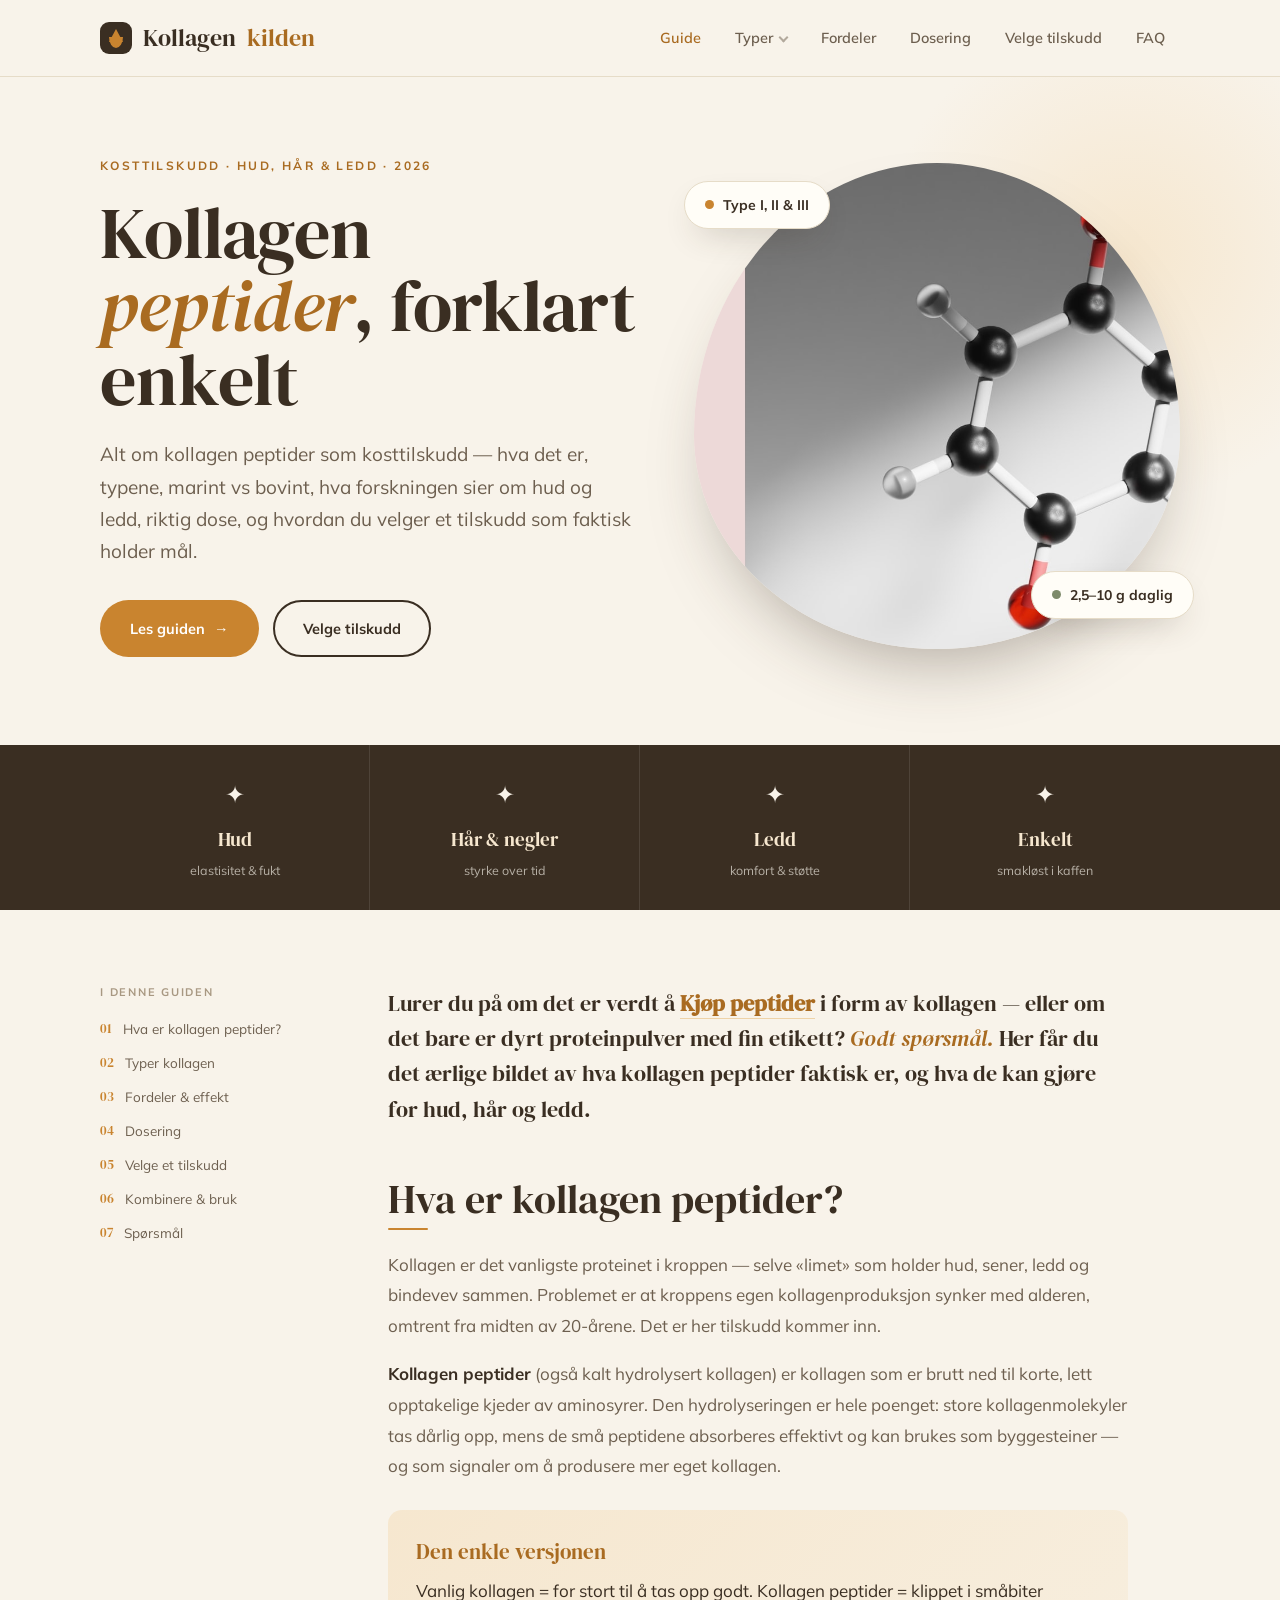
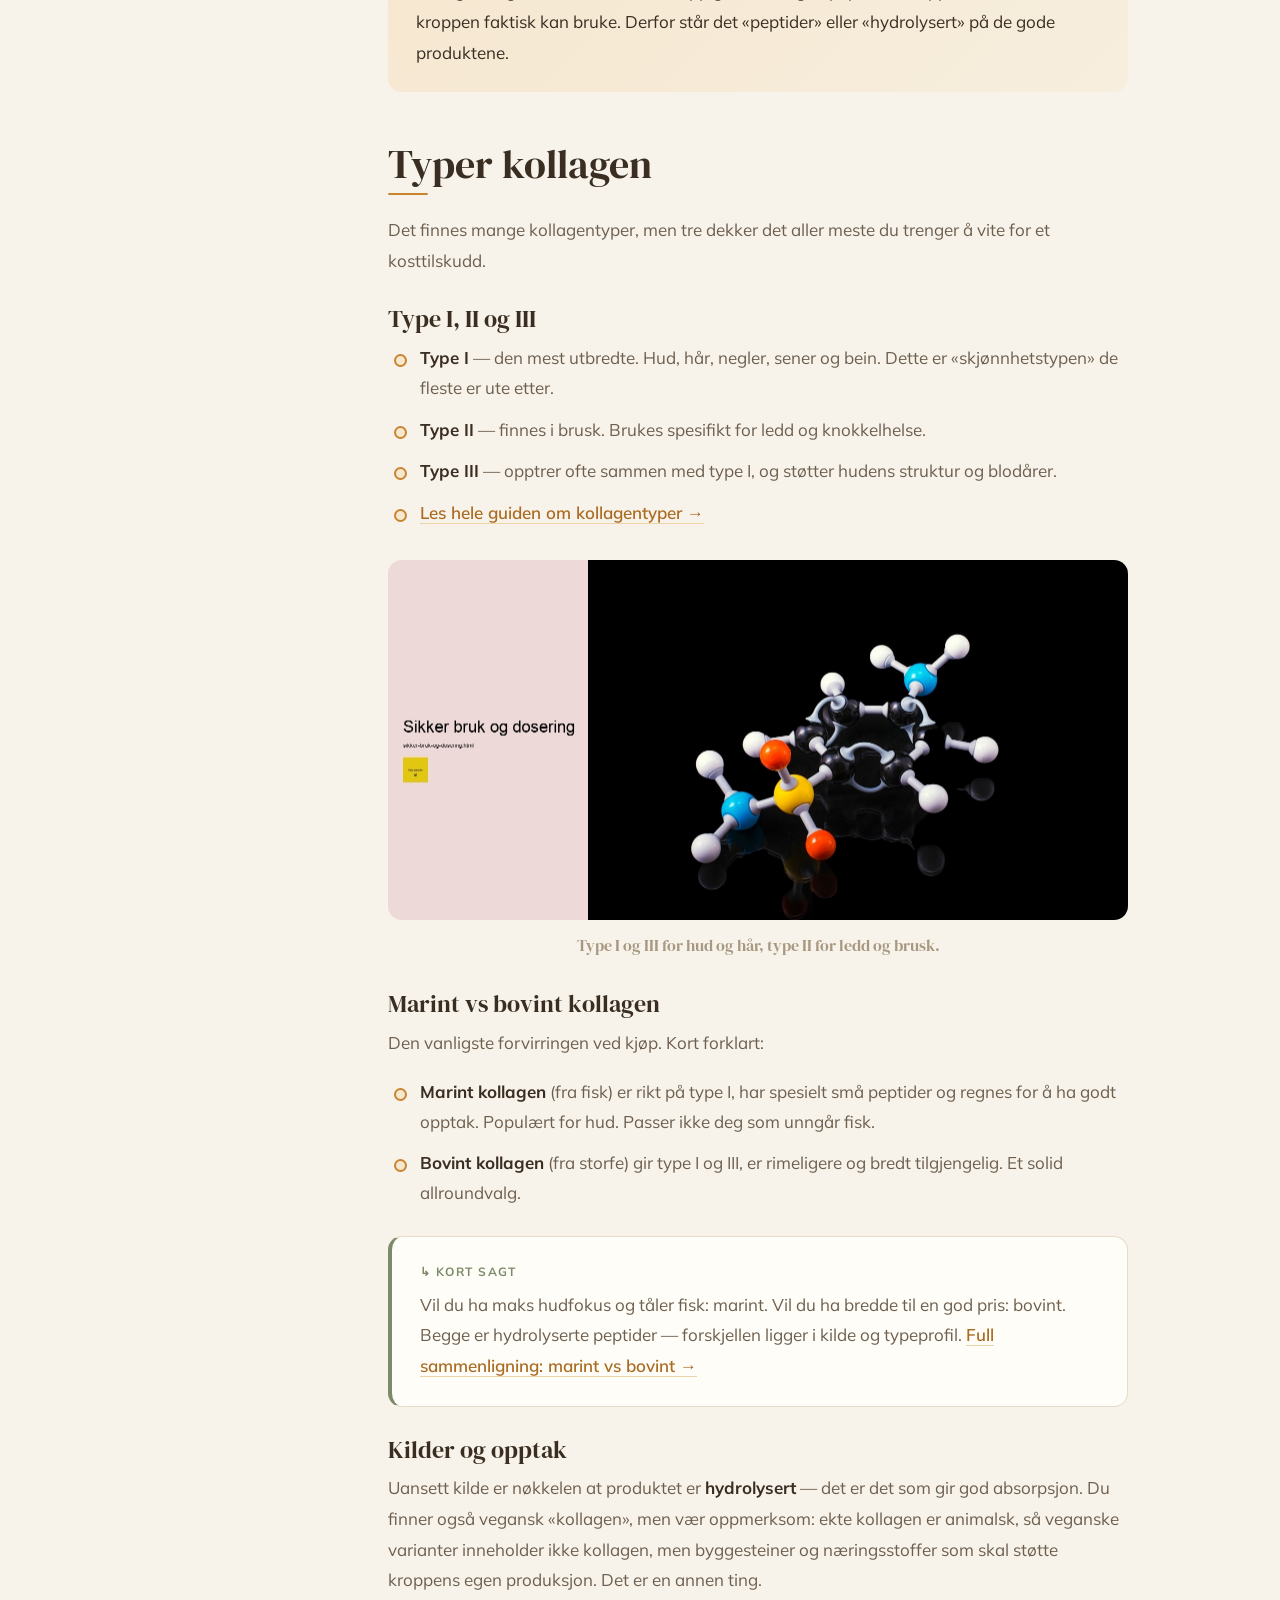
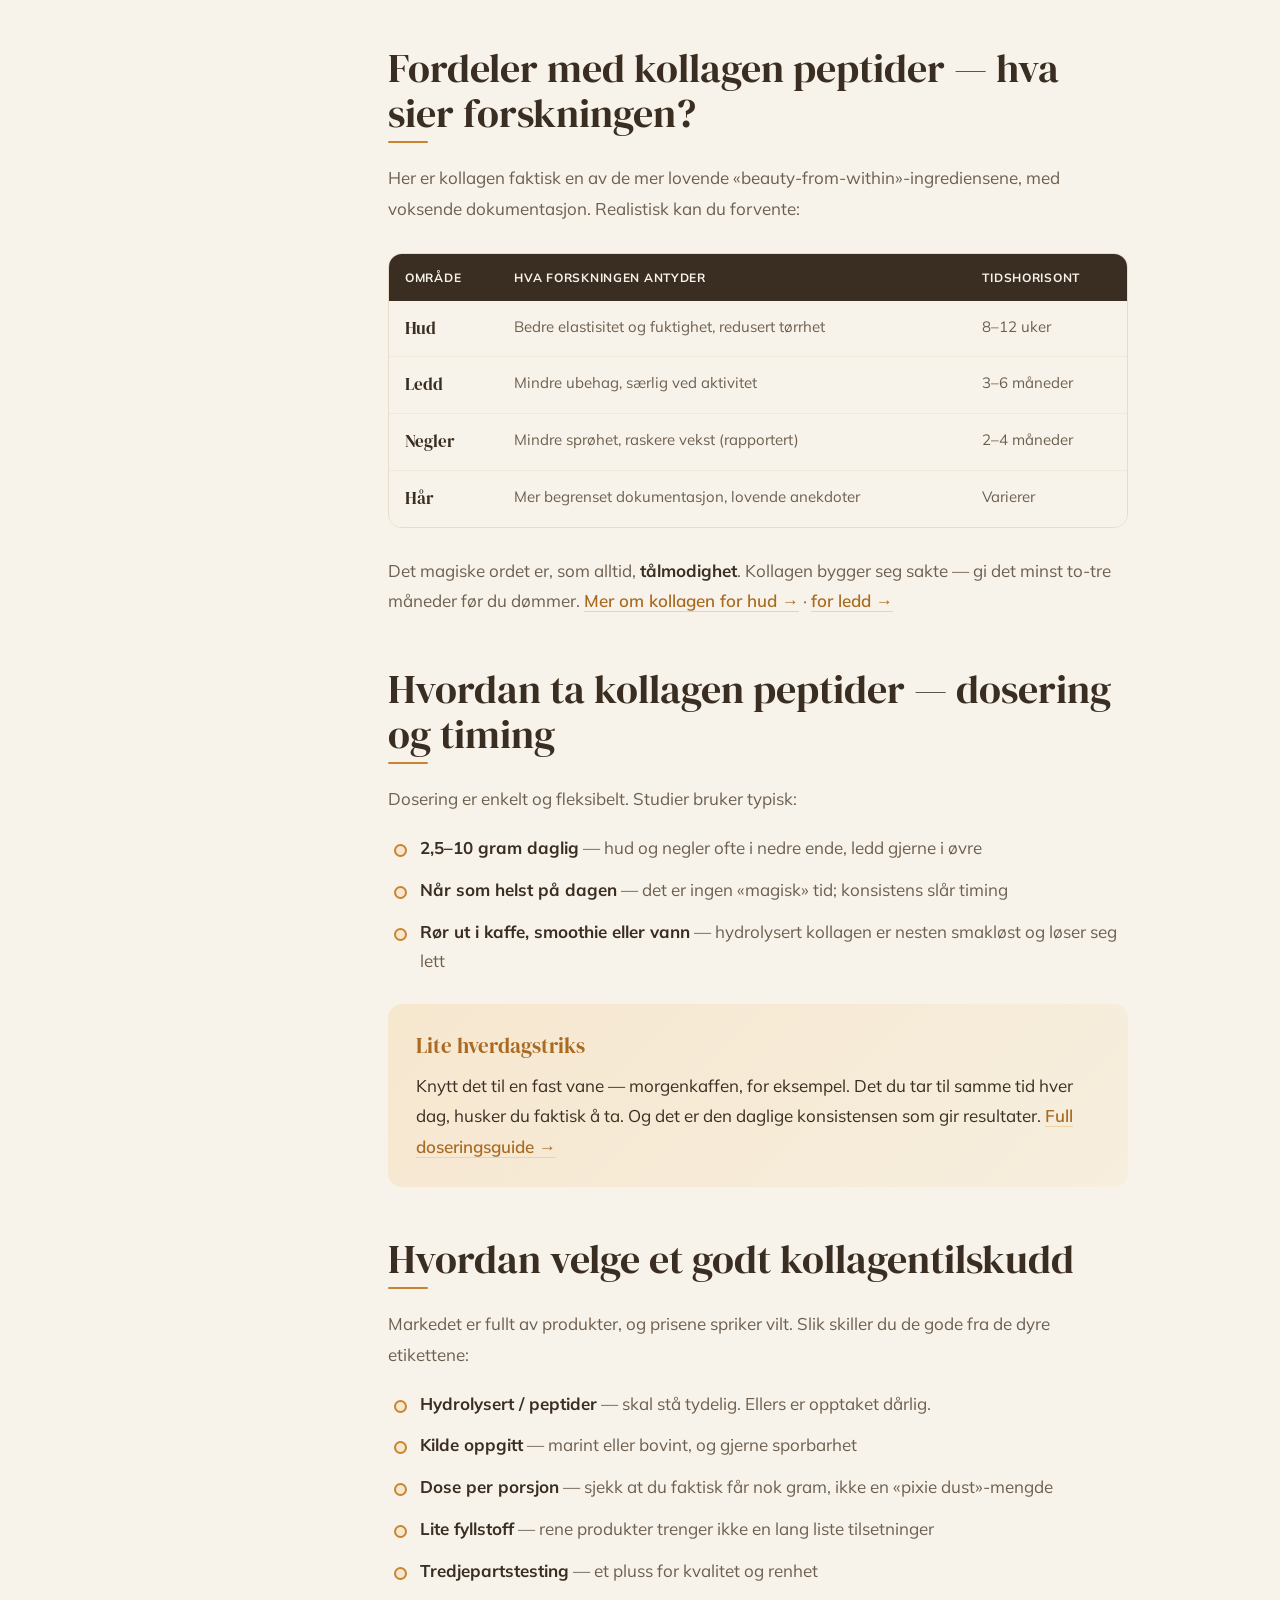
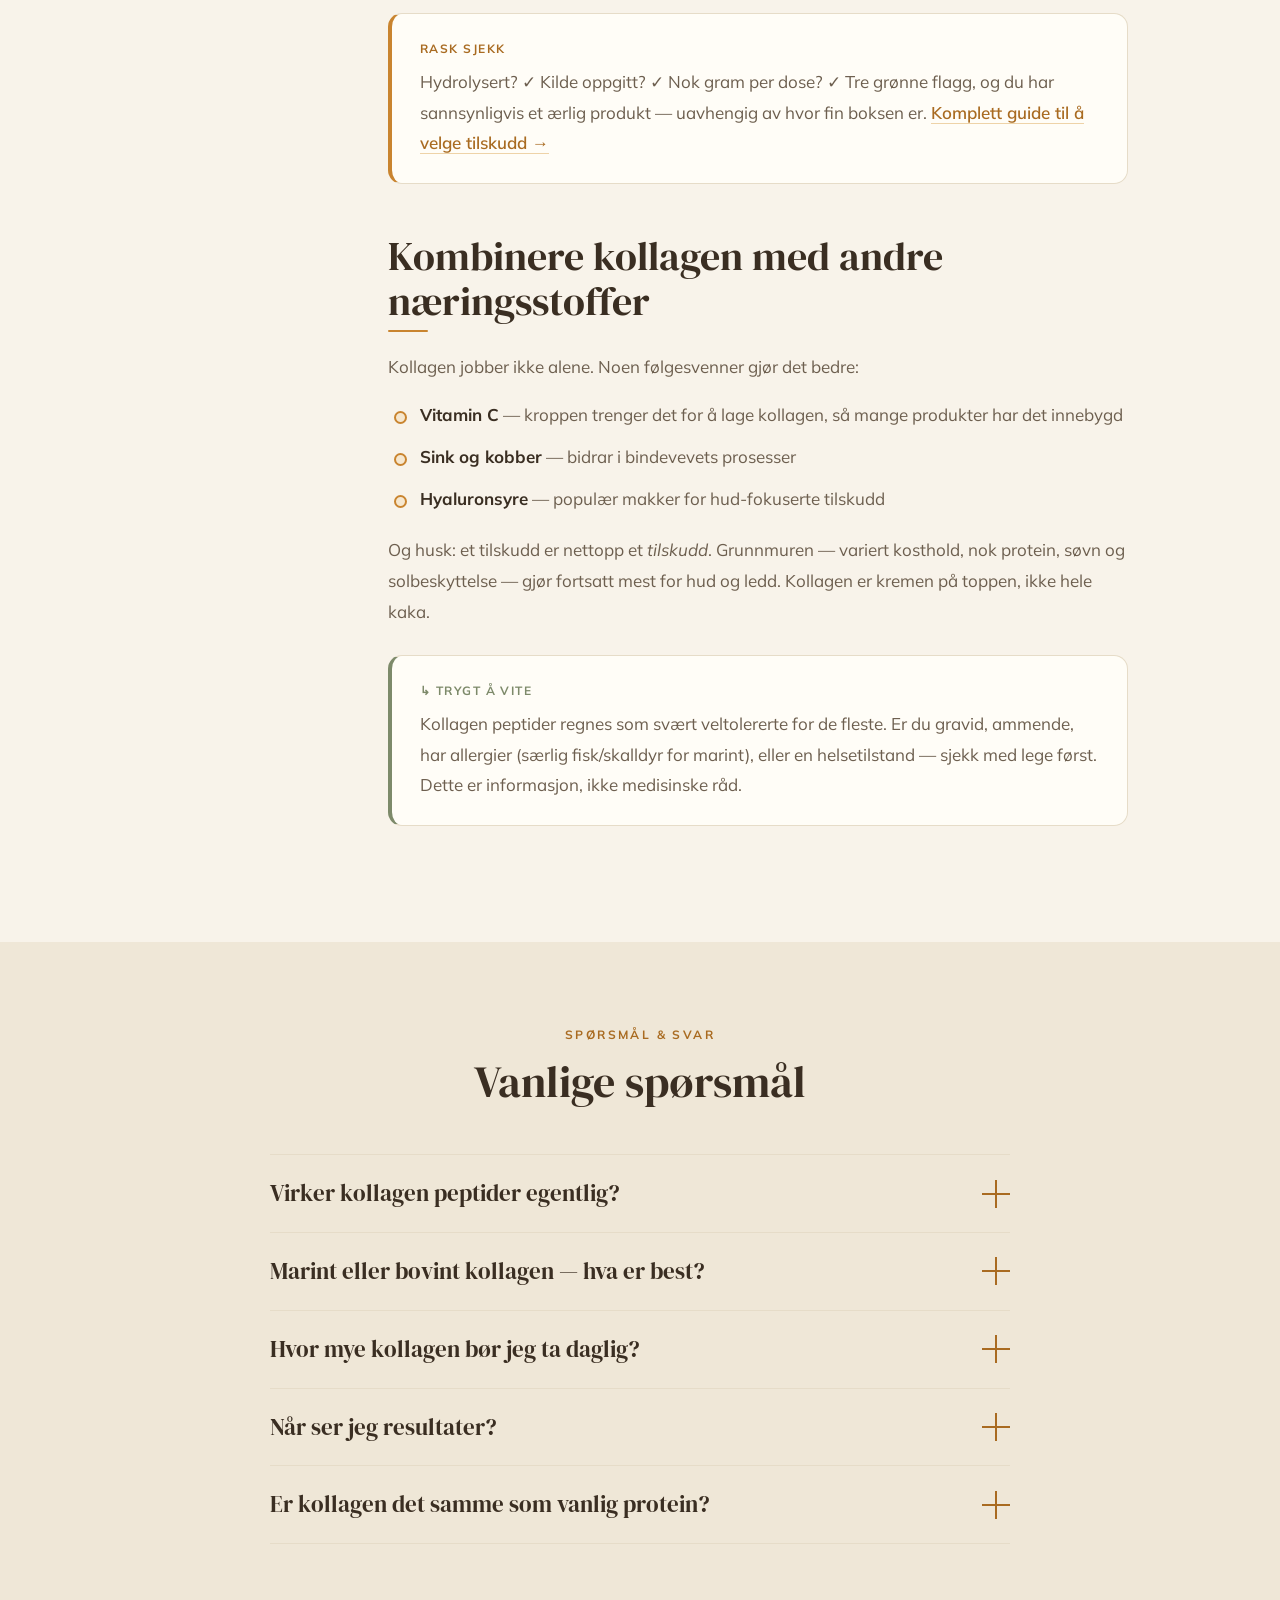
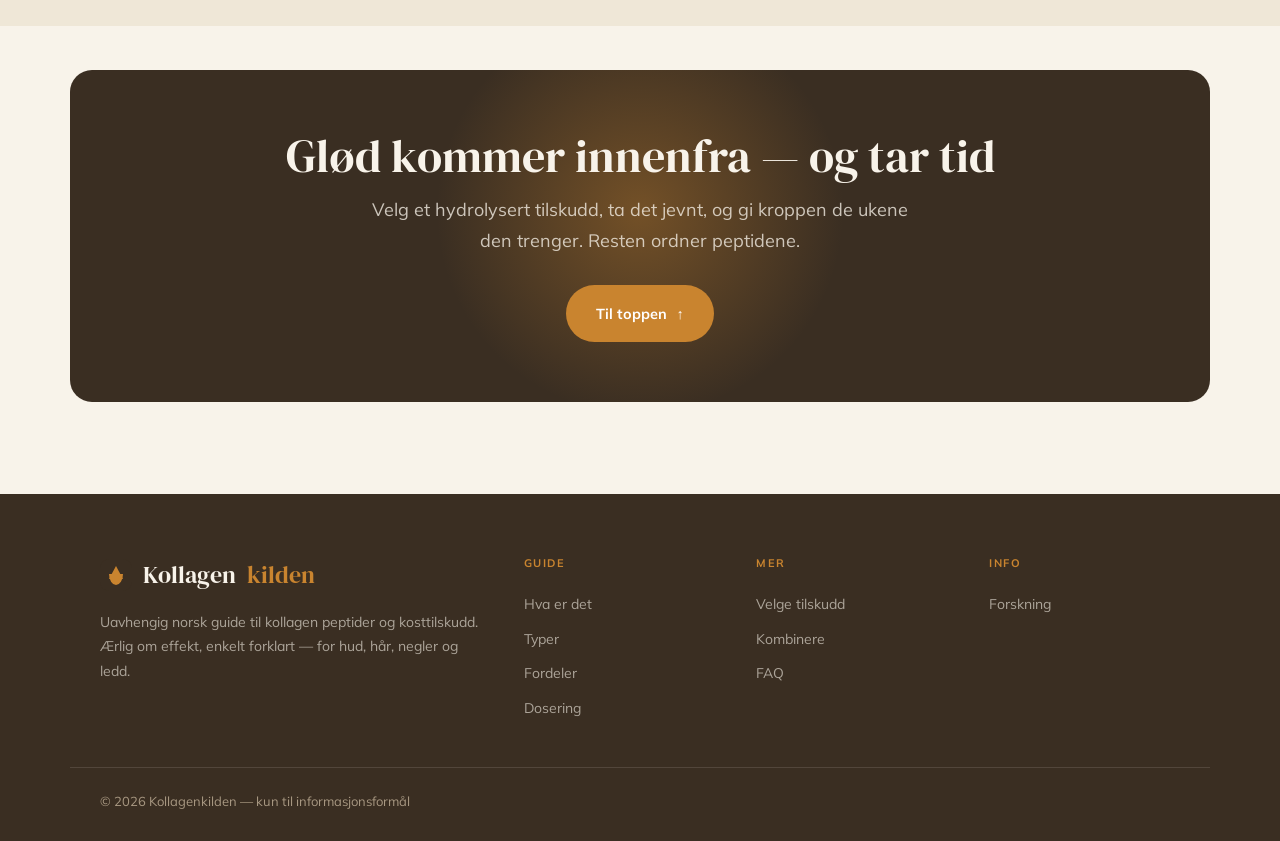
<file: index.html>
<!DOCTYPE html>
<html lang="no"><head>
<meta charset="utf-8"><meta name="viewport" content="width=device-width, initial-scale=1.0">
<title>Kollagen Peptider: Komplett Guide til Kosttilskudd, Effekt og Valg (2026)</title>
<meta name="title" content="Kollagen Peptider: Komplett Guide til Kosttilskudd, Effekt og Valg (2026)">
<meta name="description" content="Kollagen peptider forklart: hva det er, typer (I/II/III), marine vs bovine, fordeler for hud, hår, negler og ledd, dosering og hvordan velge et godt kosttilskudd.">
<meta name="keywords" content="kollagen peptider, peptider kosttilskudd, marine kollagen, hydrolysert kollagen">
<meta name="robots" content="index, follow">
<meta name="googlebot" content="index, follow, max-snippet:-1, max-image-preview:large, max-video-preview:-1">
<link rel="canonical" href="index.html">
<link rel="icon" type="image/svg+xml" href="favicon.svg">
<link rel="icon" type="image/png" sizes="32x32" href="favicon-32.png">
<link rel="apple-touch-icon" href="favicon.png">
<link rel="preconnect" href="https://fonts.googleapis.com"><link rel="preconnect" href="https://fonts.gstatic.com" crossorigin>
<link rel="stylesheet" href="https://fonts.googleapis.com/css2?family=DM+Serif+Display:ital@0;1&family=Mulish:wght@400;500;600;700;800&display=swap">
<style>
/* ============================================
   KOLLAGEN PEPTIDER — Site #6
   Warm wellness. Honey/amber + cream + warm brown,
   soft sage accent. DM Serif Display + Mulish.
   ============================================ */
:root{
  --cream:#f8f3ea;
  --cream-2:#efe7d7;
  --surface:#fffdf7;
  --ink:#3a2e22;
  --ink-2:#6d5f4f;
  --ink-3:#a89882;
  --line:#e6dcc8;
  --line-2:#f0e9da;
  --honey:#c9842f;
  --honey-dark:#a96b21;
  --honey-soft:#f6e7cf;
  --honey-soft-2:#eed3a8;
  --sage:#7d8a6a;
  --sage-soft:#e7ece0;
  --r-sm:6px;
  --r:14px;
  --r-lg:22px;
  --disp:'DM Serif Display',Georgia,serif;
  --body:'Mulish',-apple-system,sans-serif;
  --maxw:1140px;
}
*{box-sizing:border-box;margin:0;padding:0}
html{scroll-behavior:smooth;-webkit-text-size-adjust:100%}
body{background:var(--cream);color:var(--ink);font-family:var(--body);font-size:17px;line-height:1.75;font-weight:400;-webkit-font-smoothing:antialiased}
::selection{background:var(--honey);color:#fff}
a{color:var(--honey-dark);text-decoration:none}
a:hover{color:var(--ink)}
h1,h2,h3,h4{font-family:var(--disp);font-weight:400;line-height:1.12;color:var(--ink)}
img{max-width:100%;display:block}
.wrap{max-width:var(--maxw);margin:0 auto;padding:0 30px}
.eyebrow{font-family:var(--body);font-weight:700;font-size:12px;text-transform:uppercase;letter-spacing:.2em;color:var(--honey-dark)}
.rule{width:40px;height:2px;background:var(--honey);border-radius:2px;margin:16px 0}
.rule.c{margin:16px auto}

/* topbar */
.topbar{position:sticky;top:0;z-index:1000;background:rgba(248,243,234,.9);backdrop-filter:blur(10px);border-bottom:1px solid var(--line)}
.topbar-inner{max-width:var(--maxw);margin:0 auto;padding:0 30px;height:76px;display:flex;align-items:center;justify-content:space-between}
.brand{display:flex;align-items:center;gap:11px;font-family:var(--disp);font-size:24px;color:var(--ink)}
.brand .mk{width:32px;height:32px;border-radius:9px;background:var(--ink);position:relative;flex-shrink:0}
.brand .mk::before{content:'';position:absolute;left:50%;top:7px;transform:translateX(-50%);width:0;height:0;border-left:7px solid transparent;border-right:7px solid transparent;border-bottom:13px solid var(--honey)}
.brand .mk::after{content:'';position:absolute;left:50%;bottom:6px;transform:translateX(-50%);width:14px;height:11px;border-radius:0 0 50% 50%/0 0 100% 100%;background:var(--honey)}
.brand b{color:var(--honey-dark);font-weight:400}
.nav{display:flex;align-items:center;gap:4px;list-style:none}
.nav>li{position:relative}
.nav>li>a{display:block;padding:9px 15px;font-family:var(--body);font-weight:600;font-size:14.5px;color:var(--ink-2);border-radius:var(--r-sm);transition:all .15s}
.nav>li>a:hover{color:var(--honey-dark)}
.nav a.current{color:var(--honey-dark)}
.has-menu>a::after{content:'';display:inline-block;width:5px;height:5px;margin-left:7px;border-right:2px solid currentColor;border-bottom:2px solid currentColor;transform:translateY(-2px) rotate(45deg);opacity:.5}
.menu{position:absolute;top:calc(100% + 9px);left:0;min-width:255px;background:var(--surface);border:1px solid var(--line);border-radius:var(--r);padding:9px;opacity:0;visibility:hidden;transform:translateY(-6px);transition:all .16s;box-shadow:0 20px 46px -18px rgba(58,46,34,.3)}
.has-menu:hover .menu,.has-menu:focus-within .menu{opacity:1;visibility:visible;transform:translateY(0)}
.menu a{display:flex;gap:11px;padding:11px 13px;font-size:14.5px;color:var(--ink-2);border-radius:var(--r-sm)}
.menu a:hover{background:var(--honey-soft);color:var(--honey-dark)}
.menu a .n{font-family:var(--disp);font-size:15px;color:var(--honey)}
.btn{display:inline-flex;align-items:center;gap:9px;font-family:var(--body);font-weight:700;font-size:14.5px;padding:14px 28px;border:2px solid transparent;cursor:pointer;transition:all .18s;border-radius:999px}
.btn-solid{background:var(--honey);color:#fff}
.btn-solid:hover{background:var(--honey-dark);color:#fff}
.btn-ink{background:var(--ink);color:var(--cream)}
.btn-ink:hover{background:#4d3e2e;color:var(--cream)}
.btn-line{background:transparent;color:var(--ink);border-color:var(--ink)}
.btn-line:hover{background:var(--ink);color:var(--cream)}
.btn .arr{transition:transform .18s}.btn:hover .arr{transform:translateX(3px)}
.burger{display:none;width:44px;height:44px;border:1px solid var(--line);background:var(--surface);cursor:pointer;flex-direction:column;align-items:center;justify-content:center;gap:4px;border-radius:var(--r-sm)}
.burger span{width:18px;height:2px;background:var(--ink)}
.mnav{display:none}

/* hero */
.hero{position:relative;overflow:hidden;padding:78px 0 88px}
.hero::before{content:'';position:absolute;top:-15%;right:-10%;width:560px;height:560px;border-radius:50%;background:radial-gradient(circle,var(--honey-soft),transparent 62%);pointer-events:none}
.hero-grid{position:relative;max-width:var(--maxw);margin:0 auto;padding:0 30px;display:grid;grid-template-columns:1.05fr .95fr;gap:56px;align-items:center}
.hero .eyebrow{display:block;margin-bottom:20px}
.hero h1{font-size:clamp(42px,6vw,72px);line-height:1.02;letter-spacing:-0.01em}
.hero h1 em{font-style:italic;color:var(--honey-dark)}
.hero-lede{font-size:19px;line-height:1.7;color:var(--ink-2);max-width:33em;margin:22px 0 32px}
.hero-actions{display:flex;gap:14px;flex-wrap:wrap}
.hero-media{position:relative}
.hero-media .frame{border-radius:50% 50% 50% 50%/56% 56% 44% 44%;overflow:hidden;aspect-ratio:1/1;box-shadow:0 36px 70px -28px rgba(58,46,34,.4)}
.hero-media .frame img{width:100%;height:100%;object-fit:cover}
.hero-media .pill{position:absolute;background:var(--surface);border:1px solid var(--line);border-radius:999px;padding:11px 20px;display:flex;align-items:center;gap:9px;box-shadow:0 14px 34px -14px rgba(58,46,34,.3);font-weight:700;font-size:14px}
.hero-media .pill.one{top:18px;left:-10px}
.hero-media .pill.two{bottom:30px;right:-14px}
.hero-media .pill .d{width:9px;height:9px;border-radius:50%;background:var(--honey)}
.hero-media .pill.two .d{background:var(--sage)}

/* benefit strip */
.benefits{background:var(--ink);color:var(--cream)}
.benefits-inner{max-width:var(--maxw);margin:0 auto;padding:0 30px;display:grid;grid-template-columns:repeat(4,1fr)}
.benefits .b{padding:28px 22px;border-right:1px solid rgba(255,255,255,.1);text-align:center}
.benefits .b:last-child{border-right:0}
.benefits .ic{font-size:24px;margin-bottom:8px}
.benefits .t{font-family:var(--disp);font-size:19px;color:var(--honey-soft)}
.benefits .s{font-size:12.5px;color:rgba(248,243,234,.66);margin-top:4px}

/* pillar */
.pillar{padding:76px 0 88px}
.pillar-grid{max-width:var(--maxw);margin:0 auto;padding:0 30px;display:grid;grid-template-columns:230px 1fr;gap:58px;align-items:start}
.toc{position:sticky;top:98px}
.toc h4{font-family:var(--body);font-weight:700;font-size:11px;text-transform:uppercase;letter-spacing:.16em;color:var(--ink-3);margin-bottom:16px}
.toc ol{list-style:none;counter-reset:t}
.toc li{counter-increment:t;margin-bottom:3px}
.toc a{display:flex;gap:11px;padding:6px 0;font-size:13.5px;color:var(--ink-2);line-height:1.4;border:0}
.toc a::before{content:counter(t,decimal-leading-zero);font-family:var(--disp);font-size:13px;color:var(--honey);flex-shrink:0}
.toc a:hover{color:var(--honey-dark)}

.prose{max-width:740px}
.prose .lead{font-size:22px;line-height:1.6;color:var(--ink);margin-bottom:28px;font-family:var(--disp)}
.prose .lead em{font-style:italic;color:var(--honey-dark)}
.prose h2{font-size:clamp(28px,3.6vw,40px);margin:50px 0 6px}
.prose h2 + .rule{margin-top:6px;margin-bottom:20px}
.prose h3{font-size:24px;margin:30px 0 10px;color:var(--ink)}
.prose p{color:var(--ink-2);margin-bottom:18px;font-size:17px;line-height:1.8}
.prose a{color:var(--honey-dark);font-weight:600;border-bottom:1px solid var(--honey-soft-2)}
.prose a:hover{border-bottom-color:var(--honey-dark)}
.prose strong{color:var(--ink);font-weight:700}
.prose em{font-style:italic}
.prose ul,.prose ol{margin:0 0 22px;padding-left:2px;list-style:none}
.prose li{position:relative;padding-left:30px;margin-bottom:12px;color:var(--ink-2)}
.prose ul li::before{content:'';position:absolute;left:4px;top:11px;width:9px;height:9px;border-radius:50%;background:var(--honey-soft);border:2px solid var(--honey)}
.prose ol{counter-reset:li}.prose ol li{counter-increment:li}
.prose ol li::before{content:counter(li);position:absolute;left:0;top:1px;width:22px;height:22px;border-radius:50%;background:var(--honey-soft);color:var(--honey-dark);font-family:var(--disp);font-size:13px;display:flex;align-items:center;justify-content:center}

.note{background:var(--surface);border:1px solid var(--line);border-radius:var(--r);padding:24px 28px;margin:28px 0;border-left:4px solid var(--honey)}
.note .h{font-family:var(--body);font-weight:700;font-size:12px;text-transform:uppercase;letter-spacing:.12em;color:var(--honey-dark);margin-bottom:8px}
.note p{margin:0;color:var(--ink-2)}
.note.sage{border-left-color:var(--sage)}
.note.sage .h{color:var(--sage)}
.tip{background:linear-gradient(135deg,var(--honey-soft),#f7eede);border-radius:var(--r);padding:24px 28px;margin:28px 0}
.tip .h{font-family:var(--disp);font-size:21px;color:var(--honey-dark);margin-bottom:6px}
.tip p{margin:0;color:var(--ink)}

.figure{margin:32px 0}.figure img{border-radius:var(--r);width:100%}
.figure figcaption{margin-top:11px;font-family:var(--disp);font-size:16px;color:var(--ink-3);text-align:center}

.tablewrap{overflow-x:auto;margin:28px 0;border:1px solid var(--line);border-radius:var(--r)}
.ctable{width:100%;border-collapse:collapse;font-size:15px}
.ctable thead th{background:var(--ink);color:var(--cream);font-family:var(--body);font-weight:700;font-size:12px;text-transform:uppercase;letter-spacing:.06em;text-align:left;padding:13px 16px}
.ctable tbody td{padding:13px 16px;border-bottom:1px solid var(--line-2);color:var(--ink-2);vertical-align:top}
.ctable tbody tr:last-child td{border-bottom:0}
.ctable tbody tr:nth-child(even){background:var(--cream)}
.ctable .it{font-family:var(--disp);font-size:17px;color:var(--ink)}

/* cards */
.cards{display:grid;grid-template-columns:repeat(3,1fr);gap:24px}
.card{background:var(--surface);border:1px solid var(--line);border-radius:var(--r);overflow:hidden;display:flex;flex-direction:column;transition:all .25s}
.card:hover{transform:translateY(-5px);box-shadow:0 28px 56px -26px rgba(58,46,34,.34)}
.card .ph{aspect-ratio:16/11;overflow:hidden}.card .ph img{width:100%;height:100%;object-fit:cover;transition:transform .6s}.card:hover .ph img{transform:scale(1.06)}
.card .bd{padding:24px;display:flex;flex-direction:column;flex:1}
.card .kick{font-family:var(--body);font-weight:700;font-size:11px;text-transform:uppercase;letter-spacing:.14em;color:var(--honey-dark);margin-bottom:10px}
.card h3{font-size:23px;margin-bottom:8px;line-height:1.15}.card h3 a{color:var(--ink);border:0}.card h3 a:hover{color:var(--honey-dark)}
.card p{font-size:14.5px;color:var(--ink-2);margin-bottom:15px;flex:1}
.card .go{font-family:var(--body);font-weight:700;font-size:12.5px;text-transform:uppercase;letter-spacing:.08em;color:var(--honey-dark)}
.sec-head{max-width:640px;margin:0 auto 48px;text-align:center}
.sec-head .eyebrow{display:block;margin-bottom:12px}
.sec-head h2{font-size:clamp(30px,4vw,44px)}
.sec-head p{margin-top:12px;color:var(--ink-2);font-size:18px}

/* faq */
.faq{padding:82px 0;background:var(--cream-2)}
.faq-wrap{max-width:800px;margin:0 auto;padding:0 30px}
.faq-list{margin-top:40px}
.faq-item{border-bottom:1px solid var(--line)}
.faq-item:first-child{border-top:1px solid var(--line)}
.faq-q{width:100%;background:none;border:0;text-align:left;cursor:pointer;padding:24px 0;display:flex;align-items:center;gap:20px;font-family:var(--disp);font-size:23px;color:var(--ink)}
.faq-q .q{flex:1;line-height:1.25}
.faq-q .pm{width:28px;height:28px;flex-shrink:0;position:relative}
.faq-q .pm::before,.faq-q .pm::after{content:'';position:absolute;background:var(--honey-dark);transition:transform .25s}
.faq-q .pm::before{left:0;right:0;top:13px;height:2px}
.faq-q .pm::after{top:0;bottom:0;left:13px;width:2px}
.faq-item.open .pm::after{transform:scaleY(0)}
.faq-a{max-height:0;overflow:hidden;transition:max-height .3s ease}
.faq-item.open .faq-a{max-height:420px}
.faq-a-in{padding:0 48px 26px 0;color:var(--ink-2);font-size:16px;line-height:1.8}

/* cta */
.cta{padding:44px 0 92px}
.cta-inner{max-width:var(--maxw);margin:0 auto;padding:60px 48px;background:var(--ink);border-radius:var(--r-lg);text-align:center;color:var(--cream);position:relative;overflow:hidden}
.cta-inner::before{content:'';position:absolute;top:-30%;left:50%;transform:translateX(-50%);width:480px;height:480px;border-radius:50%;background:radial-gradient(circle,rgba(201,132,47,.4),transparent 60%)}
.cta-inner h2{position:relative;color:var(--cream);font-size:clamp(30px,3.8vw,46px);margin-bottom:12px}
.cta-inner p{position:relative;color:rgba(248,243,234,.76);font-size:18px;max-width:30em;margin:0 auto 28px}
.cta-inner .btn{position:relative;background:var(--honey);color:#fff}
.cta-inner .btn:hover{background:var(--cream);color:var(--ink)}

/* footer */
footer{background:var(--ink);color:rgba(248,243,234,.6);padding:60px 0 28px}
.foot-grid{max-width:var(--maxw);margin:0 auto;padding:0 30px;display:grid;grid-template-columns:2fr 1fr 1fr 1fr;gap:42px}
.foot-brand .brand{color:var(--cream);margin-bottom:14px}.foot-brand .brand b{color:var(--honey)}
.foot-brand p{font-size:14px;max-width:30em}
.foot-col h5{font-family:var(--body);font-weight:700;font-size:11px;text-transform:uppercase;letter-spacing:.14em;color:var(--honey);margin-bottom:14px}
.foot-col a{display:block;color:rgba(248,243,234,.6);font-size:14px;padding:5px 0}
.foot-col a:hover{color:var(--cream)}
.foot-bottom{max-width:var(--maxw);margin:42px auto 0;padding:22px 30px 0;border-top:1px solid rgba(248,243,234,.12);display:flex;justify-content:space-between;gap:16px;flex-wrap:wrap;font-size:13px;color:var(--ink-3)}
.foot-bottom a{color:var(--ink-3)}.foot-bottom a:hover{color:var(--honey)}

/* interior */
.pagehead{padding:52px 0 42px;text-align:center;position:relative;overflow:hidden;border-bottom:1px solid var(--line)}
.pagehead::before{content:'';position:absolute;top:-170px;left:50%;transform:translateX(-50%);width:620px;height:400px;border-radius:50%;background:radial-gradient(circle,var(--honey-soft),transparent 62%);pointer-events:none}
.crumbs{position:relative;font-size:13px;color:var(--ink-3);margin-bottom:16px;font-weight:600}
.crumbs a{color:var(--ink-2)}.crumbs .sep{margin:0 8px;color:var(--honey)}
.pagehead .eyebrow{position:relative;display:block;margin-bottom:13px}
.pagehead h1{position:relative;font-size:clamp(32px,4.6vw,52px);max-width:16em;margin:0 auto;line-height:1.05}
.pagehead h1 em{font-style:italic;color:var(--honey-dark)}
.pagehead .sub{position:relative;margin-top:16px;font-size:18px;color:var(--ink-2);max-width:38em;margin-left:auto;margin-right:auto}
.doc-hero{max-width:var(--maxw);margin:32px auto 0;padding:0 30px}
.doc-hero img{width:100%;border-radius:var(--r-lg);aspect-ratio:16/7;object-fit:cover}
.doc{padding:48px 0 84px}
.doc-grid{max-width:var(--maxw);margin:0 auto;padding:0 30px;display:grid;grid-template-columns:1fr 280px;gap:56px;align-items:start}
.side{position:sticky;top:98px;display:flex;flex-direction:column;gap:22px}
.side-card{background:var(--surface);border:1px solid var(--line);border-radius:var(--r);padding:24px}
.side-card h4{font-family:var(--body);font-weight:700;font-size:11px;text-transform:uppercase;letter-spacing:.14em;color:var(--ink-3);margin-bottom:16px}
.side-list{list-style:none}
.side-list a{display:flex;gap:11px;padding:10px 0;font-size:14.5px;color:var(--ink);border:0;border-top:1px solid var(--line-2);font-weight:600}
.side-list li:first-child a{border-top:0}.side-list a:hover{color:var(--honey-dark)}
.side-list a .n{font-family:var(--disp);font-size:15px;color:var(--honey);flex-shrink:0}
.side-cta{background:var(--honey-soft);border-radius:var(--r);padding:26px}
.side-cta h4{font-family:var(--disp);font-size:22px;color:var(--honey-dark);margin-bottom:8px}
.side-cta p{font-size:14px;color:var(--ink-2);margin-bottom:16px}
.side-cta .btn{width:100%;justify-content:center;font-size:13px;background:var(--ink);color:var(--cream)}

@media(max-width:980px){
  .hero-grid,.pillar-grid,.doc-grid{grid-template-columns:1fr;gap:42px}
  .hero-media{max-width:380px;margin:0 auto}
  .toc,.side{position:static}.toc{display:none}
  .cards{grid-template-columns:1fr 1fr}
  .benefits-inner{grid-template-columns:1fr 1fr}
  .benefits .b:nth-child(2){border-right:0}
}
@media(max-width:760px){
  .nav{display:none}.burger{display:flex}
  .cards{grid-template-columns:1fr}
  .benefits-inner{grid-template-columns:1fr}
  .benefits .b{border-right:0;border-bottom:1px solid rgba(255,255,255,.1)}
  .foot-grid{grid-template-columns:1fr 1fr}
  .cta-inner{padding:44px 26px}
  .hero-media .pill{display:none}
  .faq-a-in{padding-right:0}
  .mnav{position:fixed;inset:0;background:var(--cream);z-index:2000;padding:82px 30px 32px;overflow-y:auto;display:none}
  .mnav.open{display:block}
  .mnav a{display:block;font-family:var(--disp);font-size:25px;padding:14px 0;border-bottom:1px solid var(--line);color:var(--ink)}
  .mnav-x{position:absolute;top:20px;right:26px;width:44px;height:44px;border:1px solid var(--ink);background:transparent;font-size:22px;cursor:pointer;color:var(--ink);border-radius:var(--r-sm)}
}

</style>
<script type="application/ld+json">
{"@context":"https://schema.org","@type":"WebPage","name":"Kollagen peptider","url":"index.html","significantLink":"https://steroxlabs.app","mainEntity":{"@type":"FAQPage","mainEntity":[
{"@type":"Question","name":"Virker kollagen peptider?","acceptedAnswer":{"@type":"Answer","text":"Det finnes voksende dokumentasjon for at hydrolyserte kollagen peptider kan støtte hudens elastisitet og fuktighet samt leddhelse ved jevn bruk over 8-12 uker."}},
{"@type":"Question","name":"Hva er forskjellen på marine og bovine kollagen?","acceptedAnswer":{"@type":"Answer","text":"Marint kollagen kommer fra fisk og er rikt på type I med små peptider og godt opptak. Bovint kommer fra storfe og gir type I og III. Begge er hydrolyserte."}},
{"@type":"Question","name":"Hvor mye kollagen bør jeg ta daglig?","acceptedAnswer":{"@type":"Answer","text":"Studier bruker ofte 2,5 til 10 gram daglig avhengig av formål. Hud og negler i nedre ende, ledd ofte i øvre. Konsistens over uker er viktigst."}}
]}}
</script>
</head><body>

<header class="topbar"><div class="topbar-inner">
<a href="index.html" class="brand"><span class="mk"></span>Kollagen<b>kilden</b></a>
<nav><ul class="nav">
<li><a href="index.html" class="current">Guide</a></li>
<li class="has-menu"><a href="#typer">Typer</a><div class="menu">
<a href="#type-i-iii"><span class="n">·</span> Type I, II og III</a>
<a href="#marine-bovine"><span class="n">·</span> Marint vs bovint</a>
<a href="#kilder"><span class="n">·</span> Kilder og opptak</a></div></li>
<li><a href="#fordeler">Fordeler</a></li>
<li><a href="#dosering">Dosering</a></li>
<li><a href="#velge">Velge tilskudd</a></li>
<li><a href="#faq">FAQ</a></li>
</ul></nav>
<button class="burger" onclick="toggleNav()" aria-label="Meny"><span></span><span></span><span></span></button>
</div></header>
<div class="mnav" id="mnav"><button class="mnav-x" onclick="toggleNav()">✕</button>
<a href="#hva">Hva er kollagen peptider</a><a href="#typer">Typer</a><a href="#fordeler">Fordeler</a><a href="#dosering">Dosering</a><a href="#velge">Velge tilskudd</a><a href="#kombinere">Kombinere</a><a href="#faq">FAQ</a></div>

<section class="hero"><div class="hero-grid">
  <div>
    <span class="eyebrow">Kosttilskudd · Hud, hår &amp; ledd · 2026</span>
    <h1>Kollagen <em>peptider</em>, forklart enkelt</h1>
    <p class="hero-lede">Alt om kollagen peptider som kosttilskudd — hva det er, typene, marint vs bovint, hva forskningen sier om hud og ledd, riktig dose, og hvordan du velger et tilskudd som faktisk holder mål.</p>
    <div class="hero-actions">
      <a href="#hva" class="btn btn-solid">Les guiden <span class="arr">→</span></a>
      <a href="#velge" class="btn btn-line">Velge tilskudd</a>
    </div>
  </div>
  <div class="hero-media">
    <div class="frame"><img src="img/anti-aging-fordeler.jpg" alt="Kollagen peptider som kosttilskudd"></div>
    <div class="pill one"><span class="d"></span> Type I, II &amp; III</div>
    <div class="pill two"><span class="d"></span> 2,5–10 g daglig</div>
  </div>
</div></section>

<div class="benefits"><div class="benefits-inner">
  <div class="b"><div class="ic">✦</div><div class="t">Hud</div><div class="s">elastisitet &amp; fukt</div></div>
  <div class="b"><div class="ic">✦</div><div class="t">Hår &amp; negler</div><div class="s">styrke over tid</div></div>
  <div class="b"><div class="ic">✦</div><div class="t">Ledd</div><div class="s">komfort &amp; støtte</div></div>
  <div class="b"><div class="ic">✦</div><div class="t">Enkelt</div><div class="s">smakløst i kaffen</div></div>
</div></div>

<section class="pillar"><div class="pillar-grid">
  <nav class="toc">
    <h4>I denne guiden</h4>
    <ol>
      <li><a href="#hva">Hva er kollagen peptider?</a></li>
      <li><a href="#typer">Typer kollagen</a></li>
      <li><a href="#fordeler">Fordeler &amp; effekt</a></li>
      <li><a href="#dosering">Dosering</a></li>
      <li><a href="#velge">Velge et tilskudd</a></li>
      <li><a href="#kombinere">Kombinere &amp; bruk</a></li>
      <li><a href="#faq">Spørsmål</a></li>
    </ol>
  </nav>

  <article class="prose">
    <p class="lead">Lurer du på om det er verdt å <a href="https://steroxlabs.app" rel="nofollow">Kjøp peptider</a> i form av kollagen — eller om det bare er dyrt proteinpulver med fin etikett? <em>Godt spørsmål.</em> Her får du det ærlige bildet av hva kollagen peptider faktisk er, og hva de kan gjøre for hud, hår og ledd.</p>

    <h2 id="hva">Hva er kollagen peptider?</h2>
    <div class="rule"></div>
    <p>Kollagen er det vanligste proteinet i kroppen — selve «limet» som holder hud, sener, ledd og bindevev sammen. Problemet er at kroppens egen kollagenproduksjon synker med alderen, omtrent fra midten av 20-årene. Det er her tilskudd kommer inn.</p>
    <p><strong>Kollagen peptider</strong> (også kalt hydrolysert kollagen) er kollagen som er brutt ned til korte, lett opptakelige kjeder av aminosyrer. Den hydrolyseringen er hele poenget: store kollagenmolekyler tas dårlig opp, mens de små peptidene absorberes effektivt og kan brukes som byggesteiner — og som signaler om å produsere mer eget kollagen.</p>
    <div class="tip"><div class="h">Den enkle versjonen</div><p>Vanlig kollagen = for stort til å tas opp godt. Kollagen peptider = klippet i småbiter kroppen faktisk kan bruke. Derfor står det «peptider» eller «hydrolysert» på de gode produktene.</p></div>

    <h2 id="typer">Typer kollagen</h2>
    <div class="rule"></div>
    <p>Det finnes mange kollagentyper, men tre dekker det aller meste du trenger å vite for et kosttilskudd.</p>

    <h3 id="type-i-iii">Type I, II og III</h3>
    <ul>
      <li><strong>Type I</strong> — den mest utbredte. Hud, hår, negler, sener og bein. Dette er «skjønnhetstypen» de fleste er ute etter.</li>
      <li><strong>Type II</strong> — finnes i brusk. Brukes spesifikt for ledd og knokkelhelse.</li>
      <li><strong>Type III</strong> — opptrer ofte sammen med type I, og støtter hudens struktur og blodårer.</li>
    
      <li style="list-style:none"><a href="typer-kollagen.html">Les hele guiden om kollagentyper →</a></li></ul>
    <div class="figure"><img src="img/sikker-bruk-og-doser.jpg" alt="Ulike typer kollagen peptider"><figcaption>Type I og III for hud og hår, type II for ledd og brusk.</figcaption></div>

    <h3 id="marine-bovine">Marint vs bovint kollagen</h3>
    <p>Den vanligste forvirringen ved kjøp. Kort forklart:</p>
    <ul>
      <li><strong>Marint kollagen</strong> (fra fisk) er rikt på type I, har spesielt små peptider og regnes for å ha godt opptak. Populært for hud. Passer ikke deg som unngår fisk.</li>
      <li><strong>Bovint kollagen</strong> (fra storfe) gir type I og III, er rimeligere og bredt tilgjengelig. Et solid allroundvalg.</li>
    </ul>
    <div class="note sage"><div class="h">↳ Kort sagt</div><p>Vil du ha maks hudfokus og tåler fisk: marint. Vil du ha bredde til en god pris: bovint. Begge er hydrolyserte peptider — forskjellen ligger i kilde og typeprofil. <a href="marint-vs-bovint.html">Full sammenligning: marint vs bovint →</a></p></div>

    <h3 id="kilder">Kilder og opptak</h3>
    <p>Uansett kilde er nøkkelen at produktet er <strong>hydrolysert</strong> — det er det som gir god absorpsjon. Du finner også vegansk «kollagen», men vær oppmerksom: ekte kollagen er animalsk, så veganske varianter inneholder ikke kollagen, men byggesteiner og næringsstoffer som skal støtte kroppens egen produksjon. Det er en annen ting.</p>

    <h2 id="fordeler">Fordeler med kollagen peptider — hva sier forskningen?</h2>
    <div class="rule"></div>
    <p>Her er kollagen faktisk en av de mer lovende «beauty-from-within»-ingrediensene, med voksende dokumentasjon. Realistisk kan du forvente:</p>
    <div class="tablewrap"><table class="ctable">
      <thead><tr><th>Område</th><th>Hva forskningen antyder</th><th>Tidshorisont</th></tr></thead>
      <tbody>
        <tr><td class="it">Hud</td><td>Bedre elastisitet og fuktighet, redusert tørrhet</td><td>8–12 uker</td></tr>
        <tr><td class="it">Ledd</td><td>Mindre ubehag, særlig ved aktivitet</td><td>3–6 måneder</td></tr>
        <tr><td class="it">Negler</td><td>Mindre sprøhet, raskere vekst (rapportert)</td><td>2–4 måneder</td></tr>
        <tr><td class="it">Hår</td><td>Mer begrenset dokumentasjon, lovende anekdoter</td><td>Varierer</td></tr>
      </tbody>
    </table></div>
    <p>Det magiske ordet er, som alltid, <strong>tålmodighet</strong>. Kollagen bygger seg sakte — gi det minst to-tre måneder før du dømmer. <a href="kollagen-hud.html">Mer om kollagen for hud →</a> · <a href="kollagen-ledd.html">for ledd →</a></p>

    <h2 id="dosering">Hvordan ta kollagen peptider — dosering og timing</h2>
    <div class="rule"></div>
    <p>Dosering er enkelt og fleksibelt. Studier bruker typisk:</p>
    <ul>
      <li><strong>2,5–10 gram daglig</strong> — hud og negler ofte i nedre ende, ledd gjerne i øvre</li>
      <li><strong>Når som helst på dagen</strong> — det er ingen «magisk» tid; konsistens slår timing</li>
      <li><strong>Rør ut i kaffe, smoothie eller vann</strong> — hydrolysert kollagen er nesten smakløst og løser seg lett</li>
    </ul>
    <div class="tip"><div class="h">Lite hverdagstriks</div><p>Knytt det til en fast vane — morgenkaffen, for eksempel. Det du tar til samme tid hver dag, husker du faktisk å ta. Og det er den daglige konsistensen som gir resultater. <a href="dosering-kollagen.html">Full doseringsguide →</a></p></div>

    <h2 id="velge">Hvordan velge et godt kollagentilskudd</h2>
    <div class="rule"></div>
    <p>Markedet er fullt av produkter, og prisene spriker vilt. Slik skiller du de gode fra de dyre etikettene:</p>
    <ul>
      <li><strong>Hydrolysert / peptider</strong> — skal stå tydelig. Ellers er opptaket dårlig.</li>
      <li><strong>Kilde oppgitt</strong> — marint eller bovint, og gjerne sporbarhet</li>
      <li><strong>Dose per porsjon</strong> — sjekk at du faktisk får nok gram, ikke en «pixie dust»-mengde</li>
      <li><strong>Lite fyllstoff</strong> — rene produkter trenger ikke en lang liste tilsetninger</li>
      <li><strong>Tredjepartstesting</strong> — et pluss for kvalitet og renhet</li>
    </ul>
    <div class="note"><div class="h">Rask sjekk</div><p>Hydrolysert? ✓ Kilde oppgitt? ✓ Nok gram per dose? ✓ Tre grønne flagg, og du har sannsynligvis et ærlig produkt — uavhengig av hvor fin boksen er. <a href="velge-kollagentilskudd.html">Komplett guide til å velge tilskudd →</a></p></div>

    <h2 id="kombinere">Kombinere kollagen med andre næringsstoffer</h2>
    <div class="rule"></div>
    <p>Kollagen jobber ikke alene. Noen følgesvenner gjør det bedre:</p>
    <ul>
      <li><strong>Vitamin C</strong> — kroppen trenger det for å lage kollagen, så mange produkter har det innebygd</li>
      <li><strong>Sink og kobber</strong> — bidrar i bindevevets prosesser</li>
      <li><strong>Hyaluronsyre</strong> — populær makker for hud-fokuserte tilskudd</li>
    </ul>
    <p>Og husk: et tilskudd er nettopp et <em>tilskudd</em>. Grunnmuren — variert kosthold, nok protein, søvn og solbeskyttelse — gjør fortsatt mest for hud og ledd. Kollagen er kremen på toppen, ikke hele kaka.</p>
    <div class="note sage"><div class="h">↳ Trygt å vite</div><p>Kollagen peptider regnes som svært veltolererte for de fleste. Er du gravid, ammende, har allergier (særlig fisk/skalldyr for marint), eller en helsetilstand — sjekk med lege først. Dette er informasjon, ikke medisinske råd.</p></div>
  </article>
</div></section>

<section class="faq" id="faq"><div class="faq-wrap">
  <div class="sec-head"><span class="eyebrow">Spørsmål &amp; svar</span><h2>Vanlige spørsmål</h2></div>
  <div class="faq-list">
    <div class="faq-item"><button class="faq-q"><span class="q">Virker kollagen peptider egentlig?</span><span class="pm"></span></button><div class="faq-a"><div class="faq-a-in">Det finnes voksende dokumentasjon for at hydrolyserte kollagen peptider kan støtte hudens elastisitet og fuktighet, samt leddkomfort, ved jevn bruk over flere uker til måneder. Effekten er moderat og gradvis, ikke dramatisk.</div></div></div>
    <div class="faq-item"><button class="faq-q"><span class="q">Marint eller bovint kollagen — hva er best?</span><span class="pm"></span></button><div class="faq-a"><div class="faq-a-in">Marint (fra fisk) er rikt på type I med små peptider og godt opptak — populært for hud. Bovint (fra storfe) gir type I og III og er ofte rimeligere. Begge er gode; valget avhenger av fokus, pris og om du spiser fisk.</div></div></div>
    <div class="faq-item"><button class="faq-q"><span class="q">Hvor mye kollagen bør jeg ta daglig?</span><span class="pm"></span></button><div class="faq-a"><div class="faq-a-in">Studier bruker typisk 2,5–10 gram daglig. Hud og negler ofte i nedre ende, ledd gjerne i øvre. Det viktigste er daglig konsistens over minst 2–3 måneder.</div></div></div>
    <div class="faq-item"><button class="faq-q"><span class="q">Når ser jeg resultater?</span><span class="pm"></span></button><div class="faq-a"><div class="faq-a-in">Hud og negler typisk etter 8–12 uker, ledd ofte 3–6 måneder. Kollagen bygges sakte, så tålmodighet er nøkkelen. Ta gjerne før-og-etter-notater.</div></div></div>
    <div class="faq-item"><button class="faq-q"><span class="q">Er kollagen det samme som vanlig protein?</span><span class="pm"></span></button><div class="faq-a"><div class="faq-a-in">Nei. Kollagen har en spesifikk aminosyreprofil (mye glysin, prolin og hydroksyprolin) som vanlig protein mangler. Det er derfor det studeres spesifikt for hud, ledd og bindevev.</div></div></div>
  </div>
</div></section>

<section class="cta"><div class="cta-inner">
  <h2>Glød kommer innenfra — og tar tid</h2>
  <p>Velg et hydrolysert tilskudd, ta det jevnt, og gi kroppen de ukene den trenger. Resten ordner peptidene.</p>
  <a href="#hva" class="btn">Til toppen <span class="arr">↑</span></a>
</div></section>

<footer>
  <div class="foot-grid">
    <div class="foot-brand"><a href="index.html" class="brand"><span class="mk"></span>Kollagen<b>kilden</b></a>
      <p>Uavhengig norsk guide til kollagen peptider og kosttilskudd. Ærlig om effekt, enkelt forklart — for hud, hår, negler og ledd.</p></div>
    <div class="foot-col"><h5>Guide</h5><a href="#hva">Hva er det</a><a href="#typer">Typer</a><a href="#fordeler">Fordeler</a><a href="#dosering">Dosering</a></div>
    <div class="foot-col"><h5>Mer</h5><a href="#velge">Velge tilskudd</a><a href="#kombinere">Kombinere</a><a href="#faq">FAQ</a></div>
    <div class="foot-col"><h5>Info</h5><a href="#fordeler">Forskning</a></div>
  </div>
  <div class="foot-bottom"><span>© 2026 Kollagenkilden — kun til informasjonsformål</span></div>
</footer>

<script>
function toggleNav(){var n=document.getElementById('mnav');n.classList.toggle('open');document.body.style.overflow=n.classList.contains('open')?'hidden':'';}
document.querySelectorAll('.faq-q').forEach(function(b){b.addEventListener('click',function(){var it=this.closest('.faq-item');var o=it.classList.contains('open');document.querySelectorAll('.faq-item').forEach(function(i){i.classList.remove('open');});if(!o)it.classList.add('open');});});
document.querySelectorAll('.mnav a').forEach(function(a){a.addEventListener('click',toggleNav);});
</script>
</body></html>
</file>
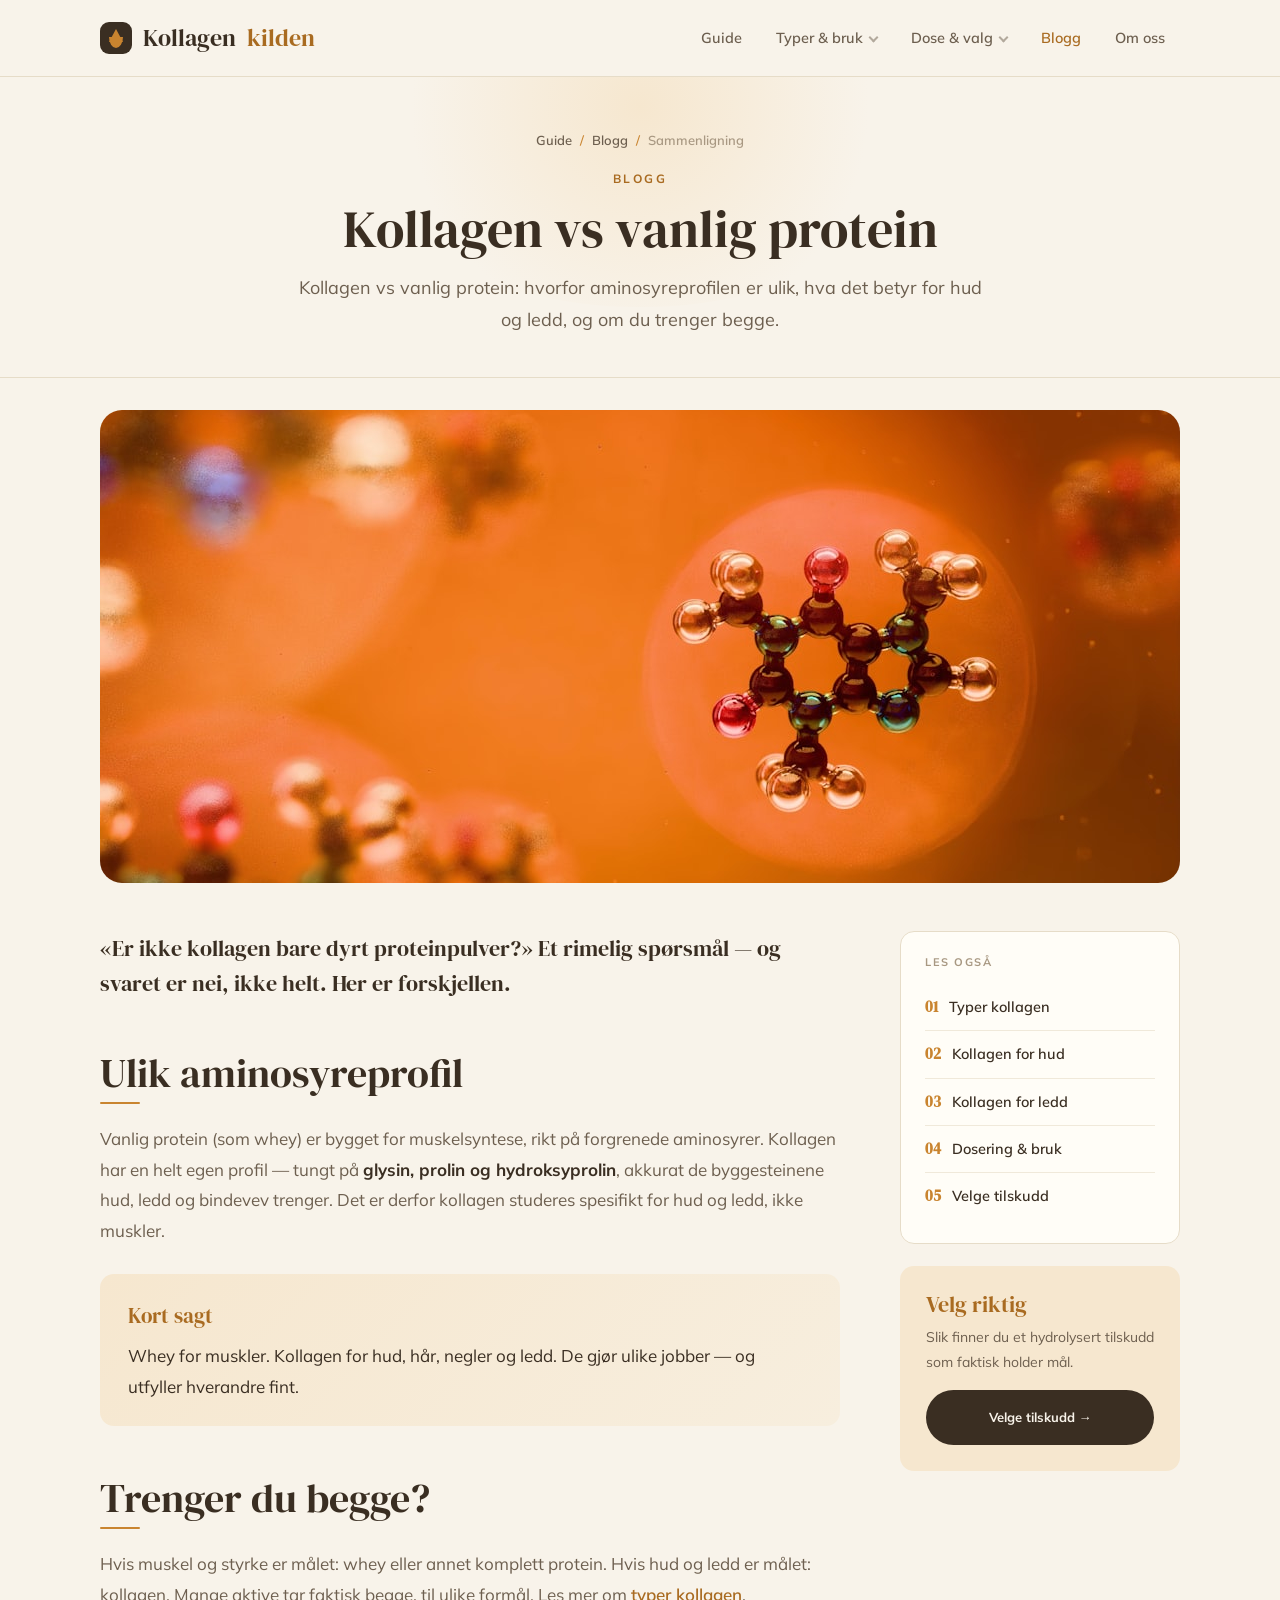
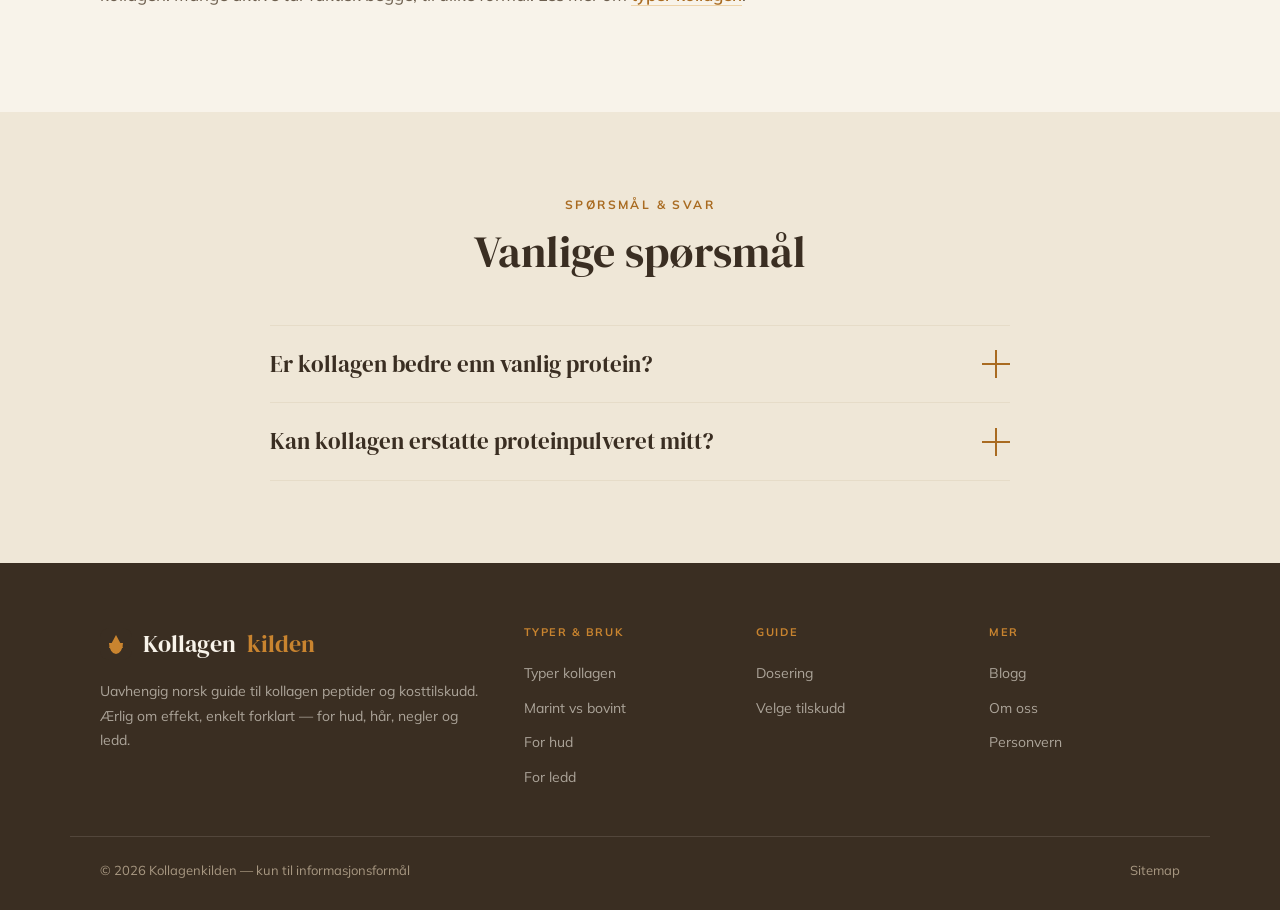
<file: blogg-kollagen-vs-protein.html>
<!DOCTYPE html>
<html lang="no"><head>
<meta charset="utf-8"><meta name="viewport" content="width=device-width, initial-scale=1.0">
<title>Kollagen vs Vanlig Protein: Er Det Forskjell? | Kollagenkilden</title><meta name="title" content="Kollagen vs Vanlig Protein: Er Det Forskjell? | Kollagenkilden"><meta name="description" content="Kollagen vs vanlig protein: hvorfor aminosyreprofilen er ulik, hva det betyr for hud og ledd, og om du trenger begge.">
<meta name="robots" content="index, follow"><meta name="googlebot" content="index, follow, max-snippet:-1, max-image-preview:large, max-video-preview:-1">
<link rel="canonical" href="blogg-kollagen-vs-protein.html">
<link rel="icon" type="image/svg+xml" href="favicon.svg">
<link rel="icon" type="image/png" sizes="32x32" href="favicon-32.png">
<link rel="apple-touch-icon" href="favicon.png">
<link rel="preconnect" href="https://fonts.googleapis.com"><link rel="preconnect" href="https://fonts.gstatic.com" crossorigin>
<link rel="stylesheet" href="https://fonts.googleapis.com/css2?family=DM+Serif+Display:ital@0;1&family=Mulish:wght@400;500;600;700;800&display=swap">
<style>
/* ============================================
   KOLLAGEN PEPTIDER — Site #6
   Warm wellness. Honey/amber + cream + warm brown,
   soft sage accent. DM Serif Display + Mulish.
   ============================================ */
:root{
  --cream:#f8f3ea;
  --cream-2:#efe7d7;
  --surface:#fffdf7;
  --ink:#3a2e22;
  --ink-2:#6d5f4f;
  --ink-3:#a89882;
  --line:#e6dcc8;
  --line-2:#f0e9da;
  --honey:#c9842f;
  --honey-dark:#a96b21;
  --honey-soft:#f6e7cf;
  --honey-soft-2:#eed3a8;
  --sage:#7d8a6a;
  --sage-soft:#e7ece0;
  --r-sm:6px;
  --r:14px;
  --r-lg:22px;
  --disp:'DM Serif Display',Georgia,serif;
  --body:'Mulish',-apple-system,sans-serif;
  --maxw:1140px;
}
*{box-sizing:border-box;margin:0;padding:0}
html{scroll-behavior:smooth;-webkit-text-size-adjust:100%}
body{background:var(--cream);color:var(--ink);font-family:var(--body);font-size:17px;line-height:1.75;font-weight:400;-webkit-font-smoothing:antialiased}
::selection{background:var(--honey);color:#fff}
a{color:var(--honey-dark);text-decoration:none}
a:hover{color:var(--ink)}
h1,h2,h3,h4{font-family:var(--disp);font-weight:400;line-height:1.12;color:var(--ink)}
img{max-width:100%;display:block}
.wrap{max-width:var(--maxw);margin:0 auto;padding:0 30px}
.eyebrow{font-family:var(--body);font-weight:700;font-size:12px;text-transform:uppercase;letter-spacing:.2em;color:var(--honey-dark)}
.rule{width:40px;height:2px;background:var(--honey);border-radius:2px;margin:16px 0}
.rule.c{margin:16px auto}

/* topbar */
.topbar{position:sticky;top:0;z-index:1000;background:rgba(248,243,234,.9);backdrop-filter:blur(10px);border-bottom:1px solid var(--line)}
.topbar-inner{max-width:var(--maxw);margin:0 auto;padding:0 30px;height:76px;display:flex;align-items:center;justify-content:space-between}
.brand{display:flex;align-items:center;gap:11px;font-family:var(--disp);font-size:24px;color:var(--ink)}
.brand .mk{width:32px;height:32px;border-radius:9px;background:var(--ink);position:relative;flex-shrink:0}
.brand .mk::before{content:'';position:absolute;left:50%;top:7px;transform:translateX(-50%);width:0;height:0;border-left:7px solid transparent;border-right:7px solid transparent;border-bottom:13px solid var(--honey)}
.brand .mk::after{content:'';position:absolute;left:50%;bottom:6px;transform:translateX(-50%);width:14px;height:11px;border-radius:0 0 50% 50%/0 0 100% 100%;background:var(--honey)}
.brand b{color:var(--honey-dark);font-weight:400}
.nav{display:flex;align-items:center;gap:4px;list-style:none}
.nav>li{position:relative}
.nav>li>a{display:block;padding:9px 15px;font-family:var(--body);font-weight:600;font-size:14.5px;color:var(--ink-2);border-radius:var(--r-sm);transition:all .15s}
.nav>li>a:hover{color:var(--honey-dark)}
.nav a.current{color:var(--honey-dark)}
.has-menu>a::after{content:'';display:inline-block;width:5px;height:5px;margin-left:7px;border-right:2px solid currentColor;border-bottom:2px solid currentColor;transform:translateY(-2px) rotate(45deg);opacity:.5}
.menu{position:absolute;top:calc(100% + 9px);left:0;min-width:255px;background:var(--surface);border:1px solid var(--line);border-radius:var(--r);padding:9px;opacity:0;visibility:hidden;transform:translateY(-6px);transition:all .16s;box-shadow:0 20px 46px -18px rgba(58,46,34,.3)}
.has-menu:hover .menu,.has-menu:focus-within .menu{opacity:1;visibility:visible;transform:translateY(0)}
.menu a{display:flex;gap:11px;padding:11px 13px;font-size:14.5px;color:var(--ink-2);border-radius:var(--r-sm)}
.menu a:hover{background:var(--honey-soft);color:var(--honey-dark)}
.menu a .n{font-family:var(--disp);font-size:15px;color:var(--honey)}
.btn{display:inline-flex;align-items:center;gap:9px;font-family:var(--body);font-weight:700;font-size:14.5px;padding:14px 28px;border:2px solid transparent;cursor:pointer;transition:all .18s;border-radius:999px}
.btn-solid{background:var(--honey);color:#fff}
.btn-solid:hover{background:var(--honey-dark);color:#fff}
.btn-ink{background:var(--ink);color:var(--cream)}
.btn-ink:hover{background:#4d3e2e;color:var(--cream)}
.btn-line{background:transparent;color:var(--ink);border-color:var(--ink)}
.btn-line:hover{background:var(--ink);color:var(--cream)}
.btn .arr{transition:transform .18s}.btn:hover .arr{transform:translateX(3px)}
.burger{display:none;width:44px;height:44px;border:1px solid var(--line);background:var(--surface);cursor:pointer;flex-direction:column;align-items:center;justify-content:center;gap:4px;border-radius:var(--r-sm)}
.burger span{width:18px;height:2px;background:var(--ink)}
.mnav{display:none}

/* hero */
.hero{position:relative;overflow:hidden;padding:78px 0 88px}
.hero::before{content:'';position:absolute;top:-15%;right:-10%;width:560px;height:560px;border-radius:50%;background:radial-gradient(circle,var(--honey-soft),transparent 62%);pointer-events:none}
.hero-grid{position:relative;max-width:var(--maxw);margin:0 auto;padding:0 30px;display:grid;grid-template-columns:1.05fr .95fr;gap:56px;align-items:center}
.hero .eyebrow{display:block;margin-bottom:20px}
.hero h1{font-size:clamp(42px,6vw,72px);line-height:1.02;letter-spacing:-0.01em}
.hero h1 em{font-style:italic;color:var(--honey-dark)}
.hero-lede{font-size:19px;line-height:1.7;color:var(--ink-2);max-width:33em;margin:22px 0 32px}
.hero-actions{display:flex;gap:14px;flex-wrap:wrap}
.hero-media{position:relative}
.hero-media .frame{border-radius:50% 50% 50% 50%/56% 56% 44% 44%;overflow:hidden;aspect-ratio:1/1;box-shadow:0 36px 70px -28px rgba(58,46,34,.4)}
.hero-media .frame img{width:100%;height:100%;object-fit:cover}
.hero-media .pill{position:absolute;background:var(--surface);border:1px solid var(--line);border-radius:999px;padding:11px 20px;display:flex;align-items:center;gap:9px;box-shadow:0 14px 34px -14px rgba(58,46,34,.3);font-weight:700;font-size:14px}
.hero-media .pill.one{top:18px;left:-10px}
.hero-media .pill.two{bottom:30px;right:-14px}
.hero-media .pill .d{width:9px;height:9px;border-radius:50%;background:var(--honey)}
.hero-media .pill.two .d{background:var(--sage)}

/* benefit strip */
.benefits{background:var(--ink);color:var(--cream)}
.benefits-inner{max-width:var(--maxw);margin:0 auto;padding:0 30px;display:grid;grid-template-columns:repeat(4,1fr)}
.benefits .b{padding:28px 22px;border-right:1px solid rgba(255,255,255,.1);text-align:center}
.benefits .b:last-child{border-right:0}
.benefits .ic{font-size:24px;margin-bottom:8px}
.benefits .t{font-family:var(--disp);font-size:19px;color:var(--honey-soft)}
.benefits .s{font-size:12.5px;color:rgba(248,243,234,.66);margin-top:4px}

/* pillar */
.pillar{padding:76px 0 88px}
.pillar-grid{max-width:var(--maxw);margin:0 auto;padding:0 30px;display:grid;grid-template-columns:230px 1fr;gap:58px;align-items:start}
.toc{position:sticky;top:98px}
.toc h4{font-family:var(--body);font-weight:700;font-size:11px;text-transform:uppercase;letter-spacing:.16em;color:var(--ink-3);margin-bottom:16px}
.toc ol{list-style:none;counter-reset:t}
.toc li{counter-increment:t;margin-bottom:3px}
.toc a{display:flex;gap:11px;padding:6px 0;font-size:13.5px;color:var(--ink-2);line-height:1.4;border:0}
.toc a::before{content:counter(t,decimal-leading-zero);font-family:var(--disp);font-size:13px;color:var(--honey);flex-shrink:0}
.toc a:hover{color:var(--honey-dark)}

.prose{max-width:740px}
.prose .lead{font-size:22px;line-height:1.6;color:var(--ink);margin-bottom:28px;font-family:var(--disp)}
.prose .lead em{font-style:italic;color:var(--honey-dark)}
.prose h2{font-size:clamp(28px,3.6vw,40px);margin:50px 0 6px}
.prose h2 + .rule{margin-top:6px;margin-bottom:20px}
.prose h3{font-size:24px;margin:30px 0 10px;color:var(--ink)}
.prose p{color:var(--ink-2);margin-bottom:18px;font-size:17px;line-height:1.8}
.prose a{color:var(--honey-dark);font-weight:600;border-bottom:1px solid var(--honey-soft-2)}
.prose a:hover{border-bottom-color:var(--honey-dark)}
.prose strong{color:var(--ink);font-weight:700}
.prose em{font-style:italic}
.prose ul,.prose ol{margin:0 0 22px;padding-left:2px;list-style:none}
.prose li{position:relative;padding-left:30px;margin-bottom:12px;color:var(--ink-2)}
.prose ul li::before{content:'';position:absolute;left:4px;top:11px;width:9px;height:9px;border-radius:50%;background:var(--honey-soft);border:2px solid var(--honey)}
.prose ol{counter-reset:li}.prose ol li{counter-increment:li}
.prose ol li::before{content:counter(li);position:absolute;left:0;top:1px;width:22px;height:22px;border-radius:50%;background:var(--honey-soft);color:var(--honey-dark);font-family:var(--disp);font-size:13px;display:flex;align-items:center;justify-content:center}

.note{background:var(--surface);border:1px solid var(--line);border-radius:var(--r);padding:24px 28px;margin:28px 0;border-left:4px solid var(--honey)}
.note .h{font-family:var(--body);font-weight:700;font-size:12px;text-transform:uppercase;letter-spacing:.12em;color:var(--honey-dark);margin-bottom:8px}
.note p{margin:0;color:var(--ink-2)}
.note.sage{border-left-color:var(--sage)}
.note.sage .h{color:var(--sage)}
.tip{background:linear-gradient(135deg,var(--honey-soft),#f7eede);border-radius:var(--r);padding:24px 28px;margin:28px 0}
.tip .h{font-family:var(--disp);font-size:21px;color:var(--honey-dark);margin-bottom:6px}
.tip p{margin:0;color:var(--ink)}

.figure{margin:32px 0}.figure img{border-radius:var(--r);width:100%}
.figure figcaption{margin-top:11px;font-family:var(--disp);font-size:16px;color:var(--ink-3);text-align:center}

.tablewrap{overflow-x:auto;margin:28px 0;border:1px solid var(--line);border-radius:var(--r)}
.ctable{width:100%;border-collapse:collapse;font-size:15px}
.ctable thead th{background:var(--ink);color:var(--cream);font-family:var(--body);font-weight:700;font-size:12px;text-transform:uppercase;letter-spacing:.06em;text-align:left;padding:13px 16px}
.ctable tbody td{padding:13px 16px;border-bottom:1px solid var(--line-2);color:var(--ink-2);vertical-align:top}
.ctable tbody tr:last-child td{border-bottom:0}
.ctable tbody tr:nth-child(even){background:var(--cream)}
.ctable .it{font-family:var(--disp);font-size:17px;color:var(--ink)}

/* cards */
.cards{display:grid;grid-template-columns:repeat(3,1fr);gap:24px}
.card{background:var(--surface);border:1px solid var(--line);border-radius:var(--r);overflow:hidden;display:flex;flex-direction:column;transition:all .25s}
.card:hover{transform:translateY(-5px);box-shadow:0 28px 56px -26px rgba(58,46,34,.34)}
.card .ph{aspect-ratio:16/11;overflow:hidden}.card .ph img{width:100%;height:100%;object-fit:cover;transition:transform .6s}.card:hover .ph img{transform:scale(1.06)}
.card .bd{padding:24px;display:flex;flex-direction:column;flex:1}
.card .kick{font-family:var(--body);font-weight:700;font-size:11px;text-transform:uppercase;letter-spacing:.14em;color:var(--honey-dark);margin-bottom:10px}
.card h3{font-size:23px;margin-bottom:8px;line-height:1.15}.card h3 a{color:var(--ink);border:0}.card h3 a:hover{color:var(--honey-dark)}
.card p{font-size:14.5px;color:var(--ink-2);margin-bottom:15px;flex:1}
.card .go{font-family:var(--body);font-weight:700;font-size:12.5px;text-transform:uppercase;letter-spacing:.08em;color:var(--honey-dark)}
.sec-head{max-width:640px;margin:0 auto 48px;text-align:center}
.sec-head .eyebrow{display:block;margin-bottom:12px}
.sec-head h2{font-size:clamp(30px,4vw,44px)}
.sec-head p{margin-top:12px;color:var(--ink-2);font-size:18px}

/* faq */
.faq{padding:82px 0;background:var(--cream-2)}
.faq-wrap{max-width:800px;margin:0 auto;padding:0 30px}
.faq-list{margin-top:40px}
.faq-item{border-bottom:1px solid var(--line)}
.faq-item:first-child{border-top:1px solid var(--line)}
.faq-q{width:100%;background:none;border:0;text-align:left;cursor:pointer;padding:24px 0;display:flex;align-items:center;gap:20px;font-family:var(--disp);font-size:23px;color:var(--ink)}
.faq-q .q{flex:1;line-height:1.25}
.faq-q .pm{width:28px;height:28px;flex-shrink:0;position:relative}
.faq-q .pm::before,.faq-q .pm::after{content:'';position:absolute;background:var(--honey-dark);transition:transform .25s}
.faq-q .pm::before{left:0;right:0;top:13px;height:2px}
.faq-q .pm::after{top:0;bottom:0;left:13px;width:2px}
.faq-item.open .pm::after{transform:scaleY(0)}
.faq-a{max-height:0;overflow:hidden;transition:max-height .3s ease}
.faq-item.open .faq-a{max-height:420px}
.faq-a-in{padding:0 48px 26px 0;color:var(--ink-2);font-size:16px;line-height:1.8}

/* cta */
.cta{padding:44px 0 92px}
.cta-inner{max-width:var(--maxw);margin:0 auto;padding:60px 48px;background:var(--ink);border-radius:var(--r-lg);text-align:center;color:var(--cream);position:relative;overflow:hidden}
.cta-inner::before{content:'';position:absolute;top:-30%;left:50%;transform:translateX(-50%);width:480px;height:480px;border-radius:50%;background:radial-gradient(circle,rgba(201,132,47,.4),transparent 60%)}
.cta-inner h2{position:relative;color:var(--cream);font-size:clamp(30px,3.8vw,46px);margin-bottom:12px}
.cta-inner p{position:relative;color:rgba(248,243,234,.76);font-size:18px;max-width:30em;margin:0 auto 28px}
.cta-inner .btn{position:relative;background:var(--honey);color:#fff}
.cta-inner .btn:hover{background:var(--cream);color:var(--ink)}

/* footer */
footer{background:var(--ink);color:rgba(248,243,234,.6);padding:60px 0 28px}
.foot-grid{max-width:var(--maxw);margin:0 auto;padding:0 30px;display:grid;grid-template-columns:2fr 1fr 1fr 1fr;gap:42px}
.foot-brand .brand{color:var(--cream);margin-bottom:14px}.foot-brand .brand b{color:var(--honey)}
.foot-brand p{font-size:14px;max-width:30em}
.foot-col h5{font-family:var(--body);font-weight:700;font-size:11px;text-transform:uppercase;letter-spacing:.14em;color:var(--honey);margin-bottom:14px}
.foot-col a{display:block;color:rgba(248,243,234,.6);font-size:14px;padding:5px 0}
.foot-col a:hover{color:var(--cream)}
.foot-bottom{max-width:var(--maxw);margin:42px auto 0;padding:22px 30px 0;border-top:1px solid rgba(248,243,234,.12);display:flex;justify-content:space-between;gap:16px;flex-wrap:wrap;font-size:13px;color:var(--ink-3)}
.foot-bottom a{color:var(--ink-3)}.foot-bottom a:hover{color:var(--honey)}

/* interior */
.pagehead{padding:52px 0 42px;text-align:center;position:relative;overflow:hidden;border-bottom:1px solid var(--line)}
.pagehead::before{content:'';position:absolute;top:-170px;left:50%;transform:translateX(-50%);width:620px;height:400px;border-radius:50%;background:radial-gradient(circle,var(--honey-soft),transparent 62%);pointer-events:none}
.crumbs{position:relative;font-size:13px;color:var(--ink-3);margin-bottom:16px;font-weight:600}
.crumbs a{color:var(--ink-2)}.crumbs .sep{margin:0 8px;color:var(--honey)}
.pagehead .eyebrow{position:relative;display:block;margin-bottom:13px}
.pagehead h1{position:relative;font-size:clamp(32px,4.6vw,52px);max-width:16em;margin:0 auto;line-height:1.05}
.pagehead h1 em{font-style:italic;color:var(--honey-dark)}
.pagehead .sub{position:relative;margin-top:16px;font-size:18px;color:var(--ink-2);max-width:38em;margin-left:auto;margin-right:auto}
.doc-hero{max-width:var(--maxw);margin:32px auto 0;padding:0 30px}
.doc-hero img{width:100%;border-radius:var(--r-lg);aspect-ratio:16/7;object-fit:cover}
.doc{padding:48px 0 84px}
.doc-grid{max-width:var(--maxw);margin:0 auto;padding:0 30px;display:grid;grid-template-columns:1fr 280px;gap:56px;align-items:start}
.side{position:sticky;top:98px;display:flex;flex-direction:column;gap:22px}
.side-card{background:var(--surface);border:1px solid var(--line);border-radius:var(--r);padding:24px}
.side-card h4{font-family:var(--body);font-weight:700;font-size:11px;text-transform:uppercase;letter-spacing:.14em;color:var(--ink-3);margin-bottom:16px}
.side-list{list-style:none}
.side-list a{display:flex;gap:11px;padding:10px 0;font-size:14.5px;color:var(--ink);border:0;border-top:1px solid var(--line-2);font-weight:600}
.side-list li:first-child a{border-top:0}.side-list a:hover{color:var(--honey-dark)}
.side-list a .n{font-family:var(--disp);font-size:15px;color:var(--honey);flex-shrink:0}
.side-cta{background:var(--honey-soft);border-radius:var(--r);padding:26px}
.side-cta h4{font-family:var(--disp);font-size:22px;color:var(--honey-dark);margin-bottom:8px}
.side-cta p{font-size:14px;color:var(--ink-2);margin-bottom:16px}
.side-cta .btn{width:100%;justify-content:center;font-size:13px;background:var(--ink);color:var(--cream)}

@media(max-width:980px){
  .hero-grid,.pillar-grid,.doc-grid{grid-template-columns:1fr;gap:42px}
  .hero-media{max-width:380px;margin:0 auto}
  .toc,.side{position:static}.toc{display:none}
  .cards{grid-template-columns:1fr 1fr}
  .benefits-inner{grid-template-columns:1fr 1fr}
  .benefits .b:nth-child(2){border-right:0}
}
@media(max-width:760px){
  .nav{display:none}.burger{display:flex}
  .cards{grid-template-columns:1fr}
  .benefits-inner{grid-template-columns:1fr}
  .benefits .b{border-right:0;border-bottom:1px solid rgba(255,255,255,.1)}
  .foot-grid{grid-template-columns:1fr 1fr}
  .cta-inner{padding:44px 26px}
  .hero-media .pill{display:none}
  .faq-a-in{padding-right:0}
  .mnav{position:fixed;inset:0;background:var(--cream);z-index:2000;padding:82px 30px 32px;overflow-y:auto;display:none}
  .mnav.open{display:block}
  .mnav a{display:block;font-family:var(--disp);font-size:25px;padding:14px 0;border-bottom:1px solid var(--line);color:var(--ink)}
  .mnav-x{position:absolute;top:20px;right:26px;width:44px;height:44px;border:1px solid var(--ink);background:transparent;font-size:22px;cursor:pointer;color:var(--ink);border-radius:var(--r-sm)}
}

</style>
</head><body>
<header class="topbar"><div class="topbar-inner">
<a href="index.html" class="brand"><span class="mk"></span>Kollagen<b>kilden</b></a>
<nav><ul class="nav">
<li><a href="index.html">Guide</a></li>
<li class="has-menu"><a href="index.html#typer">Typer &amp; bruk</a><div class="menu"><a href="typer-kollagen.html"><span class="n">·</span> Typer kollagen (I, II, III)</a>
<a href="marint-vs-bovint.html"><span class="n">·</span> Marint vs bovint</a>
<a href="kollagen-hud.html"><span class="n">·</span> Kollagen for hud</a>
<a href="kollagen-ledd.html"><span class="n">·</span> Kollagen for ledd</a>
</div></li>
<li class="has-menu"><a href="dosering-kollagen.html">Dose &amp; valg</a><div class="menu"><a href="dosering-kollagen.html"><span class="n">·</span> Dosering &amp; bruk</a>
<a href="velge-kollagentilskudd.html"><span class="n">·</span> Velge tilskudd</a>
</div></li>
<li><a href="blogg.html" class="current">Blogg</a></li>
<li><a href="om-oss.html">Om oss</a></li>
</ul></nav>
<button class="burger" onclick="toggleNav()" aria-label="Meny"><span></span><span></span><span></span></button>
</div></header>
<div class="mnav" id="mnav"><button class="mnav-x" onclick="toggleNav()">✕</button>
<a href="index.html">Guide</a><a href="typer-kollagen.html">Typer kollagen</a><a href="marint-vs-bovint.html">Marint vs bovint</a><a href="kollagen-hud.html">Kollagen for hud</a><a href="kollagen-ledd.html">Kollagen for ledd</a><a href="dosering-kollagen.html">Dosering</a><a href="velge-kollagentilskudd.html">Velge tilskudd</a><a href="blogg.html">Blogg</a><a href="om-oss.html">Om oss</a></div>
<div class="pagehead"><div class="wrap"><div class="crumbs"><a href="index.html">Guide</a><span class="sep">/</span><a href="blogg.html">Blogg</a><span class="sep">/</span><span>Sammenligning</span></div>
<span class="eyebrow">Blogg</span><h1>Kollagen vs vanlig protein</h1><p class="sub">Kollagen vs vanlig protein: hvorfor aminosyreprofilen er ulik, hva det betyr for hud og ledd, og om du trenger begge.</p></div></div>
<div class="doc-hero"><img src="img/178107430892394.jpg" alt="Kollagen vs vanlig protein" loading="lazy"></div>
<div class="doc"><div class="doc-grid">
<article class="prose">
<p class="lead">«Er ikke kollagen bare dyrt proteinpulver?» Et rimelig spørsmål — og svaret er nei, ikke helt. Her er forskjellen.</p>
<h2>Ulik aminosyreprofil</h2><div class="rule"></div>
<p>Vanlig protein (som whey) er bygget for muskelsyntese, rikt på forgrenede aminosyrer. Kollagen har en helt egen profil — tungt på <strong>glysin, prolin og hydroksyprolin</strong>, akkurat de byggesteinene hud, ledd og bindevev trenger. Det er derfor kollagen studeres spesifikt for hud og ledd, ikke muskler.</p>
<div class="tip"><div class="h">Kort sagt</div><p>Whey for muskler. Kollagen for hud, hår, negler og ledd. De gjør ulike jobber — og utfyller hverandre fint.</p></div>
<h2>Trenger du begge?</h2><div class="rule"></div>
<p>Hvis muskel og styrke er målet: whey eller annet komplett protein. Hvis hud og ledd er målet: kollagen. Mange aktive tar faktisk begge, til ulike formål. Les mer om <a href="typer-kollagen.html">typer kollagen</a>.</p>
</article>
<aside class="side"><div class="side-card"><h4>Les også</h4><ul class="side-list"><li><a href="typer-kollagen.html"><span class="n">01</span> Typer kollagen</a></li>
<li><a href="kollagen-hud.html"><span class="n">02</span> Kollagen for hud</a></li>
<li><a href="kollagen-ledd.html"><span class="n">03</span> Kollagen for ledd</a></li>
<li><a href="dosering-kollagen.html"><span class="n">04</span> Dosering & bruk</a></li>
<li><a href="velge-kollagentilskudd.html"><span class="n">05</span> Velge tilskudd</a></li>
</ul></div>
<div class="side-cta"><h4>Velg riktig</h4><p>Slik finner du et hydrolysert tilskudd som faktisk holder mål.</p><a href="velge-kollagentilskudd.html" class="btn">Velge tilskudd →</a></div></aside>
</div></div>
<section class="faq"><div class="faq-wrap"><div class="sec-head"><span class="eyebrow">Spørsmål &amp; svar</span><h2>Vanlige spørsmål</h2></div>
<div class="faq-list"><div class="faq-item"><button class="faq-q"><span class="q">Er kollagen bedre enn vanlig protein?</span><span class="pm"></span></button><div class="faq-a"><div class="faq-a-in">Ikke bedre — annerledes. Kollagen har en egen aminosyreprofil (glysin, prolin) rettet mot hud og ledd, mens whey er bedre for muskelsyntese.</div></div></div>
<div class="faq-item"><button class="faq-q"><span class="q">Kan kollagen erstatte proteinpulveret mitt?</span><span class="pm"></span></button><div class="faq-a"><div class="faq-a-in">Nei, for muskelbygging er kollagen ikke et fullverdig protein. Bruk det til hud og ledd, og et komplett protein til muskler.</div></div></div>
</div></div></section>
<footer><div class="foot-grid">
<div class="foot-brand"><a href="index.html" class="brand"><span class="mk"></span>Kollagen<b>kilden</b></a><p>Uavhengig norsk guide til kollagen peptider og kosttilskudd. Ærlig om effekt, enkelt forklart — for hud, hår, negler og ledd.</p></div>
<div class="foot-col"><h5>Typer &amp; bruk</h5><a href="typer-kollagen.html">Typer kollagen</a><a href="marint-vs-bovint.html">Marint vs bovint</a><a href="kollagen-hud.html">For hud</a><a href="kollagen-ledd.html">For ledd</a></div>
<div class="foot-col"><h5>Guide</h5><a href="dosering-kollagen.html">Dosering</a><a href="velge-kollagentilskudd.html">Velge tilskudd</a></div>
<div class="foot-col"><h5>Mer</h5><a href="blogg.html">Blogg</a><a href="om-oss.html">Om oss</a><a href="personvern.html">Personvern</a></div>
</div><div class="foot-bottom"><span>© 2026 Kollagenkilden — kun til informasjonsformål</span><a href="sitemap.html">Sitemap</a></div></footer>
<script>
function toggleNav(){var n=document.getElementById('mnav');n.classList.toggle('open');document.body.style.overflow=n.classList.contains('open')?'hidden':'';}
document.querySelectorAll('.faq-q').forEach(function(b){b.addEventListener('click',function(){var it=this.closest('.faq-item');var o=it.classList.contains('open');document.querySelectorAll('.faq-item').forEach(function(i){i.classList.remove('open');});if(!o)it.classList.add('open');});});
</script>
</body></html>
</file>
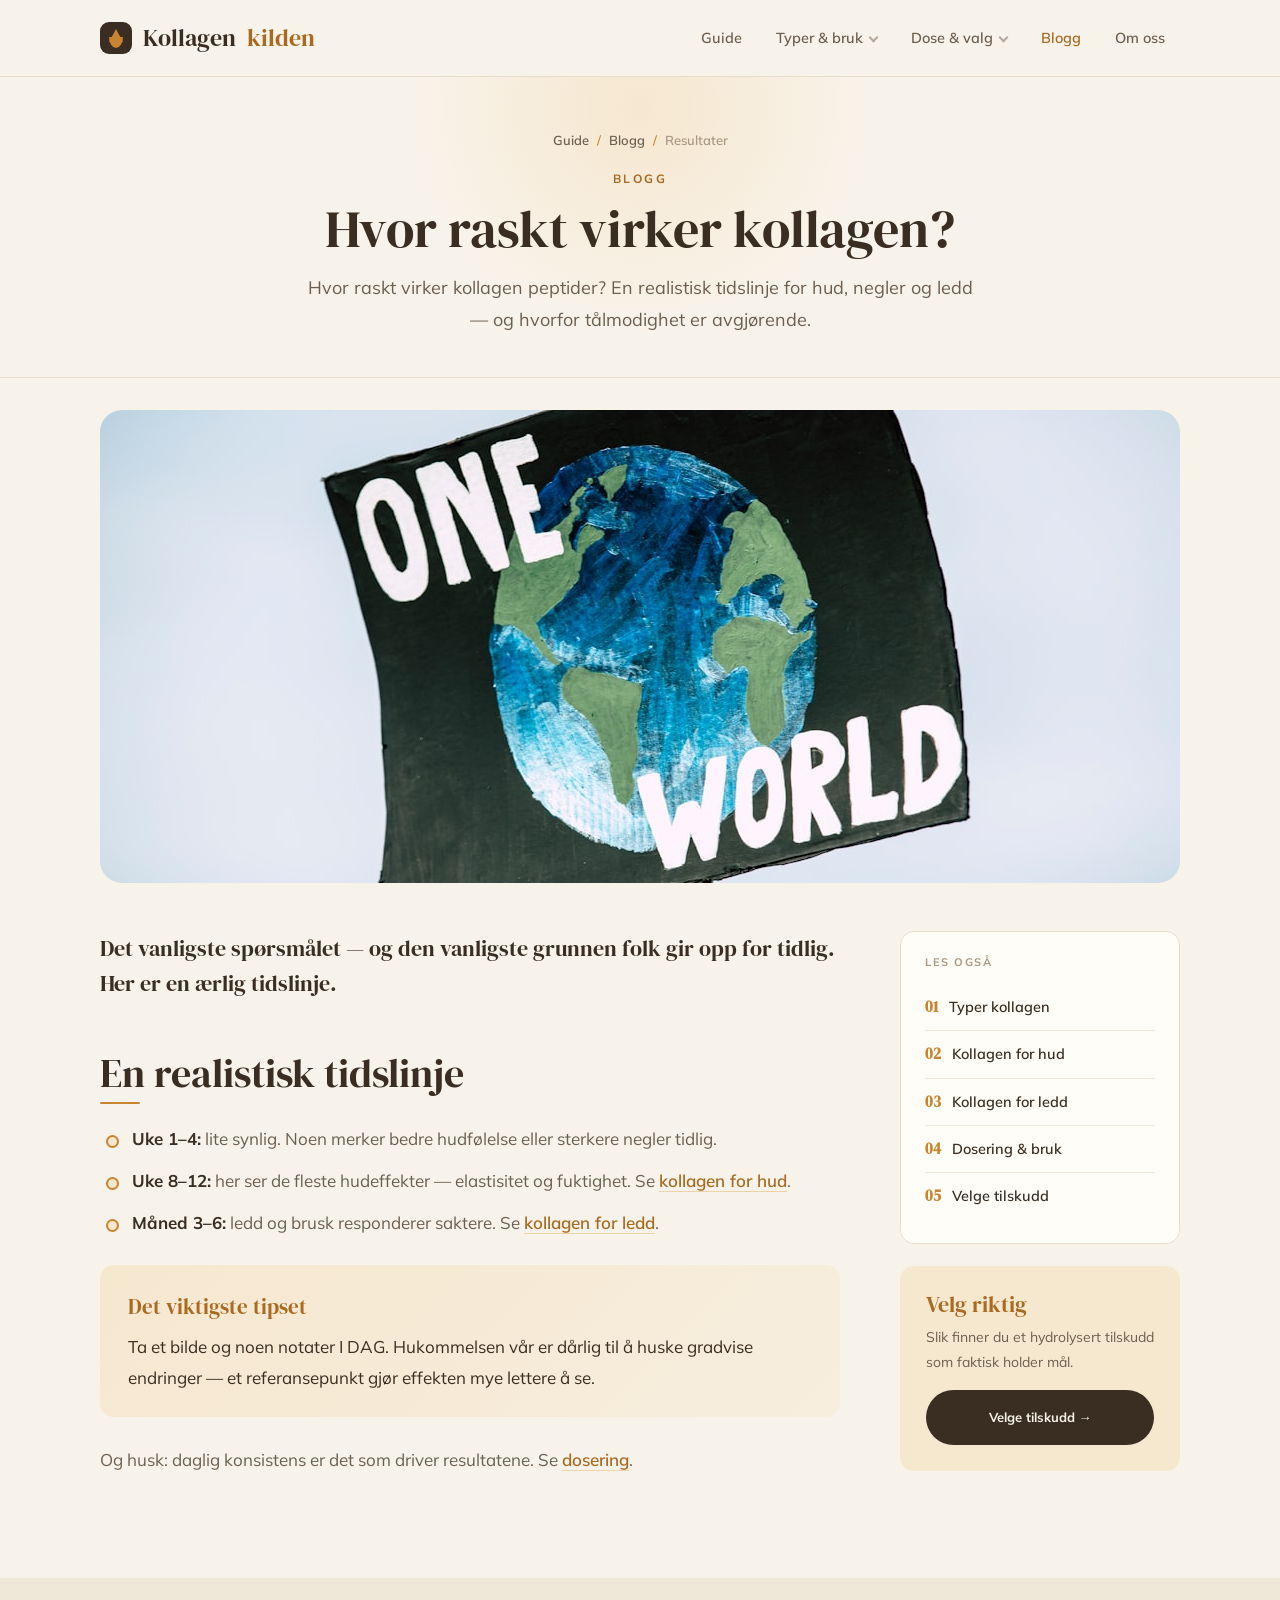
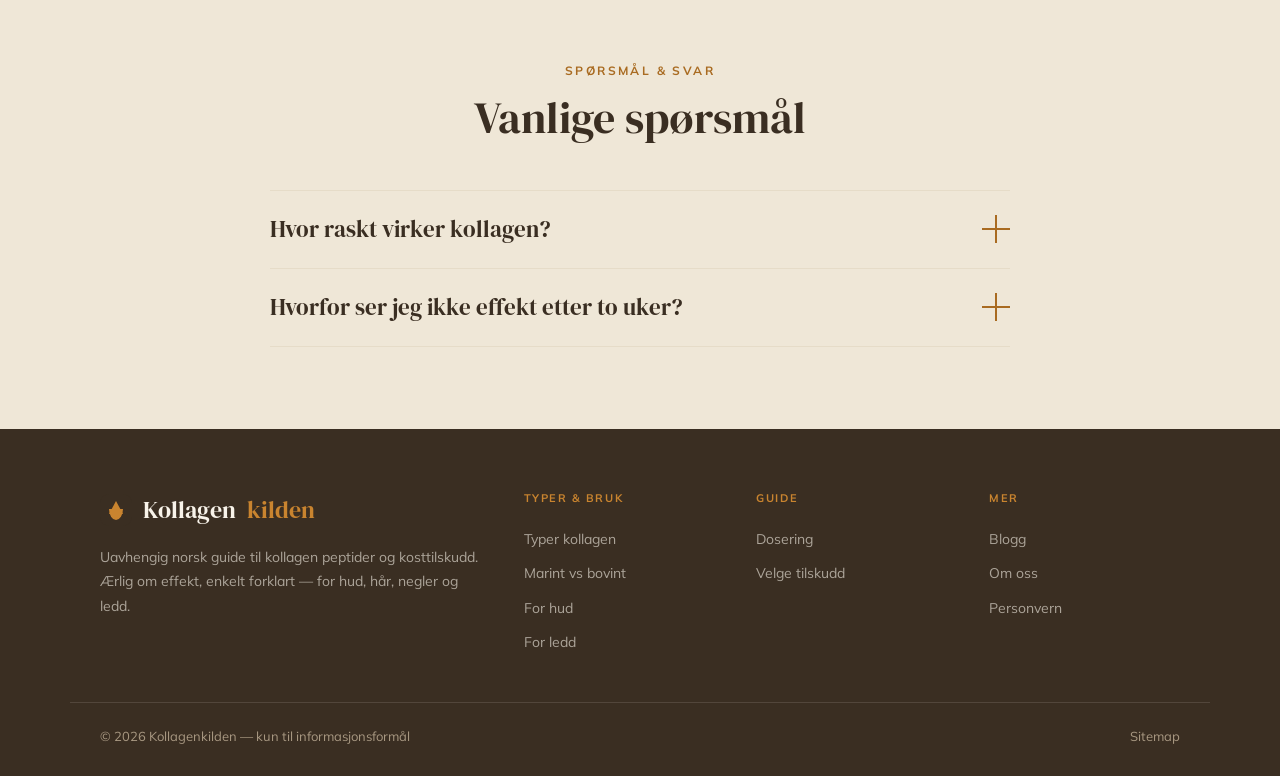
<file: blogg-naar-virker-kollagen.html>
<!DOCTYPE html>
<html lang="no"><head>
<meta charset="utf-8"><meta name="viewport" content="width=device-width, initial-scale=1.0">
<title>Hvor Raskt Virker Kollagen? En Realistisk Tidslinje | Kollagenkilden</title><meta name="title" content="Hvor Raskt Virker Kollagen? En Realistisk Tidslinje | Kollagenkilden"><meta name="description" content="Hvor raskt virker kollagen peptider? En realistisk tidslinje for hud, negler og ledd — og hvorfor tålmodighet er avgjørende.">
<meta name="robots" content="index, follow"><meta name="googlebot" content="index, follow, max-snippet:-1, max-image-preview:large, max-video-preview:-1">
<link rel="canonical" href="blogg-naar-virker-kollagen.html">
<link rel="icon" type="image/svg+xml" href="favicon.svg">
<link rel="icon" type="image/png" sizes="32x32" href="favicon-32.png">
<link rel="apple-touch-icon" href="favicon.png">
<link rel="preconnect" href="https://fonts.googleapis.com"><link rel="preconnect" href="https://fonts.gstatic.com" crossorigin>
<link rel="stylesheet" href="https://fonts.googleapis.com/css2?family=DM+Serif+Display:ital@0;1&family=Mulish:wght@400;500;600;700;800&display=swap">
<style>
/* ============================================
   KOLLAGEN PEPTIDER — Site #6
   Warm wellness. Honey/amber + cream + warm brown,
   soft sage accent. DM Serif Display + Mulish.
   ============================================ */
:root{
  --cream:#f8f3ea;
  --cream-2:#efe7d7;
  --surface:#fffdf7;
  --ink:#3a2e22;
  --ink-2:#6d5f4f;
  --ink-3:#a89882;
  --line:#e6dcc8;
  --line-2:#f0e9da;
  --honey:#c9842f;
  --honey-dark:#a96b21;
  --honey-soft:#f6e7cf;
  --honey-soft-2:#eed3a8;
  --sage:#7d8a6a;
  --sage-soft:#e7ece0;
  --r-sm:6px;
  --r:14px;
  --r-lg:22px;
  --disp:'DM Serif Display',Georgia,serif;
  --body:'Mulish',-apple-system,sans-serif;
  --maxw:1140px;
}
*{box-sizing:border-box;margin:0;padding:0}
html{scroll-behavior:smooth;-webkit-text-size-adjust:100%}
body{background:var(--cream);color:var(--ink);font-family:var(--body);font-size:17px;line-height:1.75;font-weight:400;-webkit-font-smoothing:antialiased}
::selection{background:var(--honey);color:#fff}
a{color:var(--honey-dark);text-decoration:none}
a:hover{color:var(--ink)}
h1,h2,h3,h4{font-family:var(--disp);font-weight:400;line-height:1.12;color:var(--ink)}
img{max-width:100%;display:block}
.wrap{max-width:var(--maxw);margin:0 auto;padding:0 30px}
.eyebrow{font-family:var(--body);font-weight:700;font-size:12px;text-transform:uppercase;letter-spacing:.2em;color:var(--honey-dark)}
.rule{width:40px;height:2px;background:var(--honey);border-radius:2px;margin:16px 0}
.rule.c{margin:16px auto}

/* topbar */
.topbar{position:sticky;top:0;z-index:1000;background:rgba(248,243,234,.9);backdrop-filter:blur(10px);border-bottom:1px solid var(--line)}
.topbar-inner{max-width:var(--maxw);margin:0 auto;padding:0 30px;height:76px;display:flex;align-items:center;justify-content:space-between}
.brand{display:flex;align-items:center;gap:11px;font-family:var(--disp);font-size:24px;color:var(--ink)}
.brand .mk{width:32px;height:32px;border-radius:9px;background:var(--ink);position:relative;flex-shrink:0}
.brand .mk::before{content:'';position:absolute;left:50%;top:7px;transform:translateX(-50%);width:0;height:0;border-left:7px solid transparent;border-right:7px solid transparent;border-bottom:13px solid var(--honey)}
.brand .mk::after{content:'';position:absolute;left:50%;bottom:6px;transform:translateX(-50%);width:14px;height:11px;border-radius:0 0 50% 50%/0 0 100% 100%;background:var(--honey)}
.brand b{color:var(--honey-dark);font-weight:400}
.nav{display:flex;align-items:center;gap:4px;list-style:none}
.nav>li{position:relative}
.nav>li>a{display:block;padding:9px 15px;font-family:var(--body);font-weight:600;font-size:14.5px;color:var(--ink-2);border-radius:var(--r-sm);transition:all .15s}
.nav>li>a:hover{color:var(--honey-dark)}
.nav a.current{color:var(--honey-dark)}
.has-menu>a::after{content:'';display:inline-block;width:5px;height:5px;margin-left:7px;border-right:2px solid currentColor;border-bottom:2px solid currentColor;transform:translateY(-2px) rotate(45deg);opacity:.5}
.menu{position:absolute;top:calc(100% + 9px);left:0;min-width:255px;background:var(--surface);border:1px solid var(--line);border-radius:var(--r);padding:9px;opacity:0;visibility:hidden;transform:translateY(-6px);transition:all .16s;box-shadow:0 20px 46px -18px rgba(58,46,34,.3)}
.has-menu:hover .menu,.has-menu:focus-within .menu{opacity:1;visibility:visible;transform:translateY(0)}
.menu a{display:flex;gap:11px;padding:11px 13px;font-size:14.5px;color:var(--ink-2);border-radius:var(--r-sm)}
.menu a:hover{background:var(--honey-soft);color:var(--honey-dark)}
.menu a .n{font-family:var(--disp);font-size:15px;color:var(--honey)}
.btn{display:inline-flex;align-items:center;gap:9px;font-family:var(--body);font-weight:700;font-size:14.5px;padding:14px 28px;border:2px solid transparent;cursor:pointer;transition:all .18s;border-radius:999px}
.btn-solid{background:var(--honey);color:#fff}
.btn-solid:hover{background:var(--honey-dark);color:#fff}
.btn-ink{background:var(--ink);color:var(--cream)}
.btn-ink:hover{background:#4d3e2e;color:var(--cream)}
.btn-line{background:transparent;color:var(--ink);border-color:var(--ink)}
.btn-line:hover{background:var(--ink);color:var(--cream)}
.btn .arr{transition:transform .18s}.btn:hover .arr{transform:translateX(3px)}
.burger{display:none;width:44px;height:44px;border:1px solid var(--line);background:var(--surface);cursor:pointer;flex-direction:column;align-items:center;justify-content:center;gap:4px;border-radius:var(--r-sm)}
.burger span{width:18px;height:2px;background:var(--ink)}
.mnav{display:none}

/* hero */
.hero{position:relative;overflow:hidden;padding:78px 0 88px}
.hero::before{content:'';position:absolute;top:-15%;right:-10%;width:560px;height:560px;border-radius:50%;background:radial-gradient(circle,var(--honey-soft),transparent 62%);pointer-events:none}
.hero-grid{position:relative;max-width:var(--maxw);margin:0 auto;padding:0 30px;display:grid;grid-template-columns:1.05fr .95fr;gap:56px;align-items:center}
.hero .eyebrow{display:block;margin-bottom:20px}
.hero h1{font-size:clamp(42px,6vw,72px);line-height:1.02;letter-spacing:-0.01em}
.hero h1 em{font-style:italic;color:var(--honey-dark)}
.hero-lede{font-size:19px;line-height:1.7;color:var(--ink-2);max-width:33em;margin:22px 0 32px}
.hero-actions{display:flex;gap:14px;flex-wrap:wrap}
.hero-media{position:relative}
.hero-media .frame{border-radius:50% 50% 50% 50%/56% 56% 44% 44%;overflow:hidden;aspect-ratio:1/1;box-shadow:0 36px 70px -28px rgba(58,46,34,.4)}
.hero-media .frame img{width:100%;height:100%;object-fit:cover}
.hero-media .pill{position:absolute;background:var(--surface);border:1px solid var(--line);border-radius:999px;padding:11px 20px;display:flex;align-items:center;gap:9px;box-shadow:0 14px 34px -14px rgba(58,46,34,.3);font-weight:700;font-size:14px}
.hero-media .pill.one{top:18px;left:-10px}
.hero-media .pill.two{bottom:30px;right:-14px}
.hero-media .pill .d{width:9px;height:9px;border-radius:50%;background:var(--honey)}
.hero-media .pill.two .d{background:var(--sage)}

/* benefit strip */
.benefits{background:var(--ink);color:var(--cream)}
.benefits-inner{max-width:var(--maxw);margin:0 auto;padding:0 30px;display:grid;grid-template-columns:repeat(4,1fr)}
.benefits .b{padding:28px 22px;border-right:1px solid rgba(255,255,255,.1);text-align:center}
.benefits .b:last-child{border-right:0}
.benefits .ic{font-size:24px;margin-bottom:8px}
.benefits .t{font-family:var(--disp);font-size:19px;color:var(--honey-soft)}
.benefits .s{font-size:12.5px;color:rgba(248,243,234,.66);margin-top:4px}

/* pillar */
.pillar{padding:76px 0 88px}
.pillar-grid{max-width:var(--maxw);margin:0 auto;padding:0 30px;display:grid;grid-template-columns:230px 1fr;gap:58px;align-items:start}
.toc{position:sticky;top:98px}
.toc h4{font-family:var(--body);font-weight:700;font-size:11px;text-transform:uppercase;letter-spacing:.16em;color:var(--ink-3);margin-bottom:16px}
.toc ol{list-style:none;counter-reset:t}
.toc li{counter-increment:t;margin-bottom:3px}
.toc a{display:flex;gap:11px;padding:6px 0;font-size:13.5px;color:var(--ink-2);line-height:1.4;border:0}
.toc a::before{content:counter(t,decimal-leading-zero);font-family:var(--disp);font-size:13px;color:var(--honey);flex-shrink:0}
.toc a:hover{color:var(--honey-dark)}

.prose{max-width:740px}
.prose .lead{font-size:22px;line-height:1.6;color:var(--ink);margin-bottom:28px;font-family:var(--disp)}
.prose .lead em{font-style:italic;color:var(--honey-dark)}
.prose h2{font-size:clamp(28px,3.6vw,40px);margin:50px 0 6px}
.prose h2 + .rule{margin-top:6px;margin-bottom:20px}
.prose h3{font-size:24px;margin:30px 0 10px;color:var(--ink)}
.prose p{color:var(--ink-2);margin-bottom:18px;font-size:17px;line-height:1.8}
.prose a{color:var(--honey-dark);font-weight:600;border-bottom:1px solid var(--honey-soft-2)}
.prose a:hover{border-bottom-color:var(--honey-dark)}
.prose strong{color:var(--ink);font-weight:700}
.prose em{font-style:italic}
.prose ul,.prose ol{margin:0 0 22px;padding-left:2px;list-style:none}
.prose li{position:relative;padding-left:30px;margin-bottom:12px;color:var(--ink-2)}
.prose ul li::before{content:'';position:absolute;left:4px;top:11px;width:9px;height:9px;border-radius:50%;background:var(--honey-soft);border:2px solid var(--honey)}
.prose ol{counter-reset:li}.prose ol li{counter-increment:li}
.prose ol li::before{content:counter(li);position:absolute;left:0;top:1px;width:22px;height:22px;border-radius:50%;background:var(--honey-soft);color:var(--honey-dark);font-family:var(--disp);font-size:13px;display:flex;align-items:center;justify-content:center}

.note{background:var(--surface);border:1px solid var(--line);border-radius:var(--r);padding:24px 28px;margin:28px 0;border-left:4px solid var(--honey)}
.note .h{font-family:var(--body);font-weight:700;font-size:12px;text-transform:uppercase;letter-spacing:.12em;color:var(--honey-dark);margin-bottom:8px}
.note p{margin:0;color:var(--ink-2)}
.note.sage{border-left-color:var(--sage)}
.note.sage .h{color:var(--sage)}
.tip{background:linear-gradient(135deg,var(--honey-soft),#f7eede);border-radius:var(--r);padding:24px 28px;margin:28px 0}
.tip .h{font-family:var(--disp);font-size:21px;color:var(--honey-dark);margin-bottom:6px}
.tip p{margin:0;color:var(--ink)}

.figure{margin:32px 0}.figure img{border-radius:var(--r);width:100%}
.figure figcaption{margin-top:11px;font-family:var(--disp);font-size:16px;color:var(--ink-3);text-align:center}

.tablewrap{overflow-x:auto;margin:28px 0;border:1px solid var(--line);border-radius:var(--r)}
.ctable{width:100%;border-collapse:collapse;font-size:15px}
.ctable thead th{background:var(--ink);color:var(--cream);font-family:var(--body);font-weight:700;font-size:12px;text-transform:uppercase;letter-spacing:.06em;text-align:left;padding:13px 16px}
.ctable tbody td{padding:13px 16px;border-bottom:1px solid var(--line-2);color:var(--ink-2);vertical-align:top}
.ctable tbody tr:last-child td{border-bottom:0}
.ctable tbody tr:nth-child(even){background:var(--cream)}
.ctable .it{font-family:var(--disp);font-size:17px;color:var(--ink)}

/* cards */
.cards{display:grid;grid-template-columns:repeat(3,1fr);gap:24px}
.card{background:var(--surface);border:1px solid var(--line);border-radius:var(--r);overflow:hidden;display:flex;flex-direction:column;transition:all .25s}
.card:hover{transform:translateY(-5px);box-shadow:0 28px 56px -26px rgba(58,46,34,.34)}
.card .ph{aspect-ratio:16/11;overflow:hidden}.card .ph img{width:100%;height:100%;object-fit:cover;transition:transform .6s}.card:hover .ph img{transform:scale(1.06)}
.card .bd{padding:24px;display:flex;flex-direction:column;flex:1}
.card .kick{font-family:var(--body);font-weight:700;font-size:11px;text-transform:uppercase;letter-spacing:.14em;color:var(--honey-dark);margin-bottom:10px}
.card h3{font-size:23px;margin-bottom:8px;line-height:1.15}.card h3 a{color:var(--ink);border:0}.card h3 a:hover{color:var(--honey-dark)}
.card p{font-size:14.5px;color:var(--ink-2);margin-bottom:15px;flex:1}
.card .go{font-family:var(--body);font-weight:700;font-size:12.5px;text-transform:uppercase;letter-spacing:.08em;color:var(--honey-dark)}
.sec-head{max-width:640px;margin:0 auto 48px;text-align:center}
.sec-head .eyebrow{display:block;margin-bottom:12px}
.sec-head h2{font-size:clamp(30px,4vw,44px)}
.sec-head p{margin-top:12px;color:var(--ink-2);font-size:18px}

/* faq */
.faq{padding:82px 0;background:var(--cream-2)}
.faq-wrap{max-width:800px;margin:0 auto;padding:0 30px}
.faq-list{margin-top:40px}
.faq-item{border-bottom:1px solid var(--line)}
.faq-item:first-child{border-top:1px solid var(--line)}
.faq-q{width:100%;background:none;border:0;text-align:left;cursor:pointer;padding:24px 0;display:flex;align-items:center;gap:20px;font-family:var(--disp);font-size:23px;color:var(--ink)}
.faq-q .q{flex:1;line-height:1.25}
.faq-q .pm{width:28px;height:28px;flex-shrink:0;position:relative}
.faq-q .pm::before,.faq-q .pm::after{content:'';position:absolute;background:var(--honey-dark);transition:transform .25s}
.faq-q .pm::before{left:0;right:0;top:13px;height:2px}
.faq-q .pm::after{top:0;bottom:0;left:13px;width:2px}
.faq-item.open .pm::after{transform:scaleY(0)}
.faq-a{max-height:0;overflow:hidden;transition:max-height .3s ease}
.faq-item.open .faq-a{max-height:420px}
.faq-a-in{padding:0 48px 26px 0;color:var(--ink-2);font-size:16px;line-height:1.8}

/* cta */
.cta{padding:44px 0 92px}
.cta-inner{max-width:var(--maxw);margin:0 auto;padding:60px 48px;background:var(--ink);border-radius:var(--r-lg);text-align:center;color:var(--cream);position:relative;overflow:hidden}
.cta-inner::before{content:'';position:absolute;top:-30%;left:50%;transform:translateX(-50%);width:480px;height:480px;border-radius:50%;background:radial-gradient(circle,rgba(201,132,47,.4),transparent 60%)}
.cta-inner h2{position:relative;color:var(--cream);font-size:clamp(30px,3.8vw,46px);margin-bottom:12px}
.cta-inner p{position:relative;color:rgba(248,243,234,.76);font-size:18px;max-width:30em;margin:0 auto 28px}
.cta-inner .btn{position:relative;background:var(--honey);color:#fff}
.cta-inner .btn:hover{background:var(--cream);color:var(--ink)}

/* footer */
footer{background:var(--ink);color:rgba(248,243,234,.6);padding:60px 0 28px}
.foot-grid{max-width:var(--maxw);margin:0 auto;padding:0 30px;display:grid;grid-template-columns:2fr 1fr 1fr 1fr;gap:42px}
.foot-brand .brand{color:var(--cream);margin-bottom:14px}.foot-brand .brand b{color:var(--honey)}
.foot-brand p{font-size:14px;max-width:30em}
.foot-col h5{font-family:var(--body);font-weight:700;font-size:11px;text-transform:uppercase;letter-spacing:.14em;color:var(--honey);margin-bottom:14px}
.foot-col a{display:block;color:rgba(248,243,234,.6);font-size:14px;padding:5px 0}
.foot-col a:hover{color:var(--cream)}
.foot-bottom{max-width:var(--maxw);margin:42px auto 0;padding:22px 30px 0;border-top:1px solid rgba(248,243,234,.12);display:flex;justify-content:space-between;gap:16px;flex-wrap:wrap;font-size:13px;color:var(--ink-3)}
.foot-bottom a{color:var(--ink-3)}.foot-bottom a:hover{color:var(--honey)}

/* interior */
.pagehead{padding:52px 0 42px;text-align:center;position:relative;overflow:hidden;border-bottom:1px solid var(--line)}
.pagehead::before{content:'';position:absolute;top:-170px;left:50%;transform:translateX(-50%);width:620px;height:400px;border-radius:50%;background:radial-gradient(circle,var(--honey-soft),transparent 62%);pointer-events:none}
.crumbs{position:relative;font-size:13px;color:var(--ink-3);margin-bottom:16px;font-weight:600}
.crumbs a{color:var(--ink-2)}.crumbs .sep{margin:0 8px;color:var(--honey)}
.pagehead .eyebrow{position:relative;display:block;margin-bottom:13px}
.pagehead h1{position:relative;font-size:clamp(32px,4.6vw,52px);max-width:16em;margin:0 auto;line-height:1.05}
.pagehead h1 em{font-style:italic;color:var(--honey-dark)}
.pagehead .sub{position:relative;margin-top:16px;font-size:18px;color:var(--ink-2);max-width:38em;margin-left:auto;margin-right:auto}
.doc-hero{max-width:var(--maxw);margin:32px auto 0;padding:0 30px}
.doc-hero img{width:100%;border-radius:var(--r-lg);aspect-ratio:16/7;object-fit:cover}
.doc{padding:48px 0 84px}
.doc-grid{max-width:var(--maxw);margin:0 auto;padding:0 30px;display:grid;grid-template-columns:1fr 280px;gap:56px;align-items:start}
.side{position:sticky;top:98px;display:flex;flex-direction:column;gap:22px}
.side-card{background:var(--surface);border:1px solid var(--line);border-radius:var(--r);padding:24px}
.side-card h4{font-family:var(--body);font-weight:700;font-size:11px;text-transform:uppercase;letter-spacing:.14em;color:var(--ink-3);margin-bottom:16px}
.side-list{list-style:none}
.side-list a{display:flex;gap:11px;padding:10px 0;font-size:14.5px;color:var(--ink);border:0;border-top:1px solid var(--line-2);font-weight:600}
.side-list li:first-child a{border-top:0}.side-list a:hover{color:var(--honey-dark)}
.side-list a .n{font-family:var(--disp);font-size:15px;color:var(--honey);flex-shrink:0}
.side-cta{background:var(--honey-soft);border-radius:var(--r);padding:26px}
.side-cta h4{font-family:var(--disp);font-size:22px;color:var(--honey-dark);margin-bottom:8px}
.side-cta p{font-size:14px;color:var(--ink-2);margin-bottom:16px}
.side-cta .btn{width:100%;justify-content:center;font-size:13px;background:var(--ink);color:var(--cream)}

@media(max-width:980px){
  .hero-grid,.pillar-grid,.doc-grid{grid-template-columns:1fr;gap:42px}
  .hero-media{max-width:380px;margin:0 auto}
  .toc,.side{position:static}.toc{display:none}
  .cards{grid-template-columns:1fr 1fr}
  .benefits-inner{grid-template-columns:1fr 1fr}
  .benefits .b:nth-child(2){border-right:0}
}
@media(max-width:760px){
  .nav{display:none}.burger{display:flex}
  .cards{grid-template-columns:1fr}
  .benefits-inner{grid-template-columns:1fr}
  .benefits .b{border-right:0;border-bottom:1px solid rgba(255,255,255,.1)}
  .foot-grid{grid-template-columns:1fr 1fr}
  .cta-inner{padding:44px 26px}
  .hero-media .pill{display:none}
  .faq-a-in{padding-right:0}
  .mnav{position:fixed;inset:0;background:var(--cream);z-index:2000;padding:82px 30px 32px;overflow-y:auto;display:none}
  .mnav.open{display:block}
  .mnav a{display:block;font-family:var(--disp);font-size:25px;padding:14px 0;border-bottom:1px solid var(--line);color:var(--ink)}
  .mnav-x{position:absolute;top:20px;right:26px;width:44px;height:44px;border:1px solid var(--ink);background:transparent;font-size:22px;cursor:pointer;color:var(--ink);border-radius:var(--r-sm)}
}

</style>
</head><body>
<header class="topbar"><div class="topbar-inner">
<a href="index.html" class="brand"><span class="mk"></span>Kollagen<b>kilden</b></a>
<nav><ul class="nav">
<li><a href="index.html">Guide</a></li>
<li class="has-menu"><a href="index.html#typer">Typer &amp; bruk</a><div class="menu"><a href="typer-kollagen.html"><span class="n">·</span> Typer kollagen (I, II, III)</a>
<a href="marint-vs-bovint.html"><span class="n">·</span> Marint vs bovint</a>
<a href="kollagen-hud.html"><span class="n">·</span> Kollagen for hud</a>
<a href="kollagen-ledd.html"><span class="n">·</span> Kollagen for ledd</a>
</div></li>
<li class="has-menu"><a href="dosering-kollagen.html">Dose &amp; valg</a><div class="menu"><a href="dosering-kollagen.html"><span class="n">·</span> Dosering &amp; bruk</a>
<a href="velge-kollagentilskudd.html"><span class="n">·</span> Velge tilskudd</a>
</div></li>
<li><a href="blogg.html" class="current">Blogg</a></li>
<li><a href="om-oss.html">Om oss</a></li>
</ul></nav>
<button class="burger" onclick="toggleNav()" aria-label="Meny"><span></span><span></span><span></span></button>
</div></header>
<div class="mnav" id="mnav"><button class="mnav-x" onclick="toggleNav()">✕</button>
<a href="index.html">Guide</a><a href="typer-kollagen.html">Typer kollagen</a><a href="marint-vs-bovint.html">Marint vs bovint</a><a href="kollagen-hud.html">Kollagen for hud</a><a href="kollagen-ledd.html">Kollagen for ledd</a><a href="dosering-kollagen.html">Dosering</a><a href="velge-kollagentilskudd.html">Velge tilskudd</a><a href="blogg.html">Blogg</a><a href="om-oss.html">Om oss</a></div>
<div class="pagehead"><div class="wrap"><div class="crumbs"><a href="index.html">Guide</a><span class="sep">/</span><a href="blogg.html">Blogg</a><span class="sep">/</span><span>Resultater</span></div>
<span class="eyebrow">Blogg</span><h1>Hvor raskt virker kollagen?</h1><p class="sub">Hvor raskt virker kollagen peptider? En realistisk tidslinje for hud, negler og ledd — og hvorfor tålmodighet er avgjørende.</p></div></div>
<div class="doc-hero"><img src="img/178073318479466.jpg" alt="Hvor raskt virker kollagen?" loading="lazy"></div>
<div class="doc"><div class="doc-grid">
<article class="prose">
<p class="lead">Det vanligste spørsmålet — og den vanligste grunnen folk gir opp for tidlig. Her er en ærlig tidslinje.</p>
<h2>En realistisk tidslinje</h2><div class="rule"></div>
<ul>
<li><strong>Uke 1–4:</strong> lite synlig. Noen merker bedre hudfølelse eller sterkere negler tidlig.</li>
<li><strong>Uke 8–12:</strong> her ser de fleste hudeffekter — elastisitet og fuktighet. Se <a href="kollagen-hud.html">kollagen for hud</a>.</li>
<li><strong>Måned 3–6:</strong> ledd og brusk responderer saktere. Se <a href="kollagen-ledd.html">kollagen for ledd</a>.</li>
</ul>
<div class="tip"><div class="h">Det viktigste tipset</div><p>Ta et bilde og noen notater I DAG. Hukommelsen vår er dårlig til å huske gradvise endringer — et referansepunkt gjør effekten mye lettere å se.</p></div>
<p>Og husk: daglig konsistens er det som driver resultatene. Se <a href="dosering-kollagen.html">dosering</a>.</p>
</article>
<aside class="side"><div class="side-card"><h4>Les også</h4><ul class="side-list"><li><a href="typer-kollagen.html"><span class="n">01</span> Typer kollagen</a></li>
<li><a href="kollagen-hud.html"><span class="n">02</span> Kollagen for hud</a></li>
<li><a href="kollagen-ledd.html"><span class="n">03</span> Kollagen for ledd</a></li>
<li><a href="dosering-kollagen.html"><span class="n">04</span> Dosering & bruk</a></li>
<li><a href="velge-kollagentilskudd.html"><span class="n">05</span> Velge tilskudd</a></li>
</ul></div>
<div class="side-cta"><h4>Velg riktig</h4><p>Slik finner du et hydrolysert tilskudd som faktisk holder mål.</p><a href="velge-kollagentilskudd.html" class="btn">Velge tilskudd →</a></div></aside>
</div></div>
<section class="faq"><div class="faq-wrap"><div class="sec-head"><span class="eyebrow">Spørsmål &amp; svar</span><h2>Vanlige spørsmål</h2></div>
<div class="faq-list"><div class="faq-item"><button class="faq-q"><span class="q">Hvor raskt virker kollagen?</span><span class="pm"></span></button><div class="faq-a"><div class="faq-a-in">Hud og negler typisk etter 8–12 uker, ledd 3–6 måneder. De første ukene er lite synlige. Tålmodighet og daglig bruk er avgjørende.</div></div></div>
<div class="faq-item"><button class="faq-q"><span class="q">Hvorfor ser jeg ikke effekt etter to uker?</span><span class="pm"></span></button><div class="faq-a"><div class="faq-a-in">Kollagen bygges sakte. To uker er for kort tid for synlige resultater på hud, og enda mer for ledd. Gi det minst 2–3 måneder.</div></div></div>
</div></div></section>
<footer><div class="foot-grid">
<div class="foot-brand"><a href="index.html" class="brand"><span class="mk"></span>Kollagen<b>kilden</b></a><p>Uavhengig norsk guide til kollagen peptider og kosttilskudd. Ærlig om effekt, enkelt forklart — for hud, hår, negler og ledd.</p></div>
<div class="foot-col"><h5>Typer &amp; bruk</h5><a href="typer-kollagen.html">Typer kollagen</a><a href="marint-vs-bovint.html">Marint vs bovint</a><a href="kollagen-hud.html">For hud</a><a href="kollagen-ledd.html">For ledd</a></div>
<div class="foot-col"><h5>Guide</h5><a href="dosering-kollagen.html">Dosering</a><a href="velge-kollagentilskudd.html">Velge tilskudd</a></div>
<div class="foot-col"><h5>Mer</h5><a href="blogg.html">Blogg</a><a href="om-oss.html">Om oss</a><a href="personvern.html">Personvern</a></div>
</div><div class="foot-bottom"><span>© 2026 Kollagenkilden — kun til informasjonsformål</span><a href="sitemap.html">Sitemap</a></div></footer>
<script>
function toggleNav(){var n=document.getElementById('mnav');n.classList.toggle('open');document.body.style.overflow=n.classList.contains('open')?'hidden':'';}
document.querySelectorAll('.faq-q').forEach(function(b){b.addEventListener('click',function(){var it=this.closest('.faq-item');var o=it.classList.contains('open');document.querySelectorAll('.faq-item').forEach(function(i){i.classList.remove('open');});if(!o)it.classList.add('open');});});
</script>
</body></html>
</file>
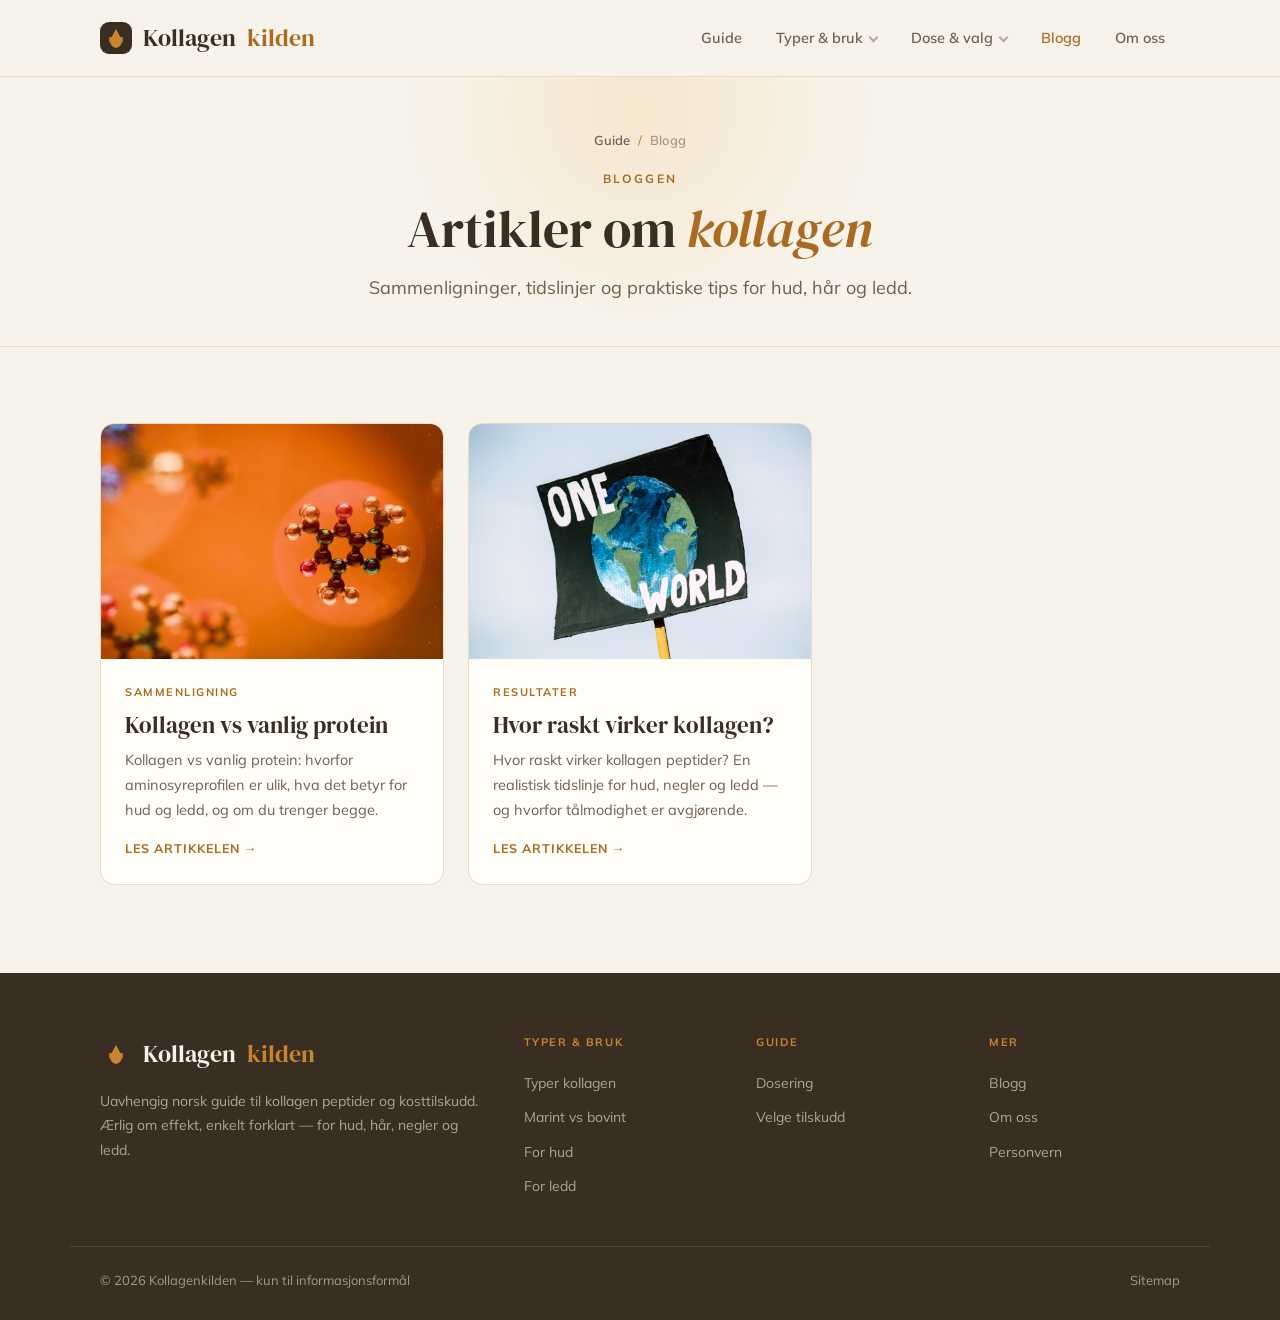
<file: blogg.html>
<!DOCTYPE html><html lang="no"><head>
<meta charset="utf-8"><meta name="viewport" content="width=device-width, initial-scale=1.0">
<title>Blogg — Kollagen peptider og kosttilskudd | Kollagenkilden</title>
<meta name="description" content="Bloggen vår om kollagen peptider: kollagen vs protein, tidslinje for effekt, og praktiske tips.">
<meta name="robots" content="index, follow"><link rel="canonical" href="blogg.html">
<link rel="icon" type="image/svg+xml" href="favicon.svg">
<link rel="icon" type="image/png" sizes="32x32" href="favicon-32.png">
<link rel="apple-touch-icon" href="favicon.png">
<link rel="preconnect" href="https://fonts.googleapis.com"><link rel="preconnect" href="https://fonts.gstatic.com" crossorigin>
<link rel="stylesheet" href="https://fonts.googleapis.com/css2?family=DM+Serif+Display:ital@0;1&family=Mulish:wght@400;500;600;700;800&display=swap">
<style>
/* ============================================
   KOLLAGEN PEPTIDER — Site #6
   Warm wellness. Honey/amber + cream + warm brown,
   soft sage accent. DM Serif Display + Mulish.
   ============================================ */
:root{
  --cream:#f8f3ea;
  --cream-2:#efe7d7;
  --surface:#fffdf7;
  --ink:#3a2e22;
  --ink-2:#6d5f4f;
  --ink-3:#a89882;
  --line:#e6dcc8;
  --line-2:#f0e9da;
  --honey:#c9842f;
  --honey-dark:#a96b21;
  --honey-soft:#f6e7cf;
  --honey-soft-2:#eed3a8;
  --sage:#7d8a6a;
  --sage-soft:#e7ece0;
  --r-sm:6px;
  --r:14px;
  --r-lg:22px;
  --disp:'DM Serif Display',Georgia,serif;
  --body:'Mulish',-apple-system,sans-serif;
  --maxw:1140px;
}
*{box-sizing:border-box;margin:0;padding:0}
html{scroll-behavior:smooth;-webkit-text-size-adjust:100%}
body{background:var(--cream);color:var(--ink);font-family:var(--body);font-size:17px;line-height:1.75;font-weight:400;-webkit-font-smoothing:antialiased}
::selection{background:var(--honey);color:#fff}
a{color:var(--honey-dark);text-decoration:none}
a:hover{color:var(--ink)}
h1,h2,h3,h4{font-family:var(--disp);font-weight:400;line-height:1.12;color:var(--ink)}
img{max-width:100%;display:block}
.wrap{max-width:var(--maxw);margin:0 auto;padding:0 30px}
.eyebrow{font-family:var(--body);font-weight:700;font-size:12px;text-transform:uppercase;letter-spacing:.2em;color:var(--honey-dark)}
.rule{width:40px;height:2px;background:var(--honey);border-radius:2px;margin:16px 0}
.rule.c{margin:16px auto}

/* topbar */
.topbar{position:sticky;top:0;z-index:1000;background:rgba(248,243,234,.9);backdrop-filter:blur(10px);border-bottom:1px solid var(--line)}
.topbar-inner{max-width:var(--maxw);margin:0 auto;padding:0 30px;height:76px;display:flex;align-items:center;justify-content:space-between}
.brand{display:flex;align-items:center;gap:11px;font-family:var(--disp);font-size:24px;color:var(--ink)}
.brand .mk{width:32px;height:32px;border-radius:9px;background:var(--ink);position:relative;flex-shrink:0}
.brand .mk::before{content:'';position:absolute;left:50%;top:7px;transform:translateX(-50%);width:0;height:0;border-left:7px solid transparent;border-right:7px solid transparent;border-bottom:13px solid var(--honey)}
.brand .mk::after{content:'';position:absolute;left:50%;bottom:6px;transform:translateX(-50%);width:14px;height:11px;border-radius:0 0 50% 50%/0 0 100% 100%;background:var(--honey)}
.brand b{color:var(--honey-dark);font-weight:400}
.nav{display:flex;align-items:center;gap:4px;list-style:none}
.nav>li{position:relative}
.nav>li>a{display:block;padding:9px 15px;font-family:var(--body);font-weight:600;font-size:14.5px;color:var(--ink-2);border-radius:var(--r-sm);transition:all .15s}
.nav>li>a:hover{color:var(--honey-dark)}
.nav a.current{color:var(--honey-dark)}
.has-menu>a::after{content:'';display:inline-block;width:5px;height:5px;margin-left:7px;border-right:2px solid currentColor;border-bottom:2px solid currentColor;transform:translateY(-2px) rotate(45deg);opacity:.5}
.menu{position:absolute;top:calc(100% + 9px);left:0;min-width:255px;background:var(--surface);border:1px solid var(--line);border-radius:var(--r);padding:9px;opacity:0;visibility:hidden;transform:translateY(-6px);transition:all .16s;box-shadow:0 20px 46px -18px rgba(58,46,34,.3)}
.has-menu:hover .menu,.has-menu:focus-within .menu{opacity:1;visibility:visible;transform:translateY(0)}
.menu a{display:flex;gap:11px;padding:11px 13px;font-size:14.5px;color:var(--ink-2);border-radius:var(--r-sm)}
.menu a:hover{background:var(--honey-soft);color:var(--honey-dark)}
.menu a .n{font-family:var(--disp);font-size:15px;color:var(--honey)}
.btn{display:inline-flex;align-items:center;gap:9px;font-family:var(--body);font-weight:700;font-size:14.5px;padding:14px 28px;border:2px solid transparent;cursor:pointer;transition:all .18s;border-radius:999px}
.btn-solid{background:var(--honey);color:#fff}
.btn-solid:hover{background:var(--honey-dark);color:#fff}
.btn-ink{background:var(--ink);color:var(--cream)}
.btn-ink:hover{background:#4d3e2e;color:var(--cream)}
.btn-line{background:transparent;color:var(--ink);border-color:var(--ink)}
.btn-line:hover{background:var(--ink);color:var(--cream)}
.btn .arr{transition:transform .18s}.btn:hover .arr{transform:translateX(3px)}
.burger{display:none;width:44px;height:44px;border:1px solid var(--line);background:var(--surface);cursor:pointer;flex-direction:column;align-items:center;justify-content:center;gap:4px;border-radius:var(--r-sm)}
.burger span{width:18px;height:2px;background:var(--ink)}
.mnav{display:none}

/* hero */
.hero{position:relative;overflow:hidden;padding:78px 0 88px}
.hero::before{content:'';position:absolute;top:-15%;right:-10%;width:560px;height:560px;border-radius:50%;background:radial-gradient(circle,var(--honey-soft),transparent 62%);pointer-events:none}
.hero-grid{position:relative;max-width:var(--maxw);margin:0 auto;padding:0 30px;display:grid;grid-template-columns:1.05fr .95fr;gap:56px;align-items:center}
.hero .eyebrow{display:block;margin-bottom:20px}
.hero h1{font-size:clamp(42px,6vw,72px);line-height:1.02;letter-spacing:-0.01em}
.hero h1 em{font-style:italic;color:var(--honey-dark)}
.hero-lede{font-size:19px;line-height:1.7;color:var(--ink-2);max-width:33em;margin:22px 0 32px}
.hero-actions{display:flex;gap:14px;flex-wrap:wrap}
.hero-media{position:relative}
.hero-media .frame{border-radius:50% 50% 50% 50%/56% 56% 44% 44%;overflow:hidden;aspect-ratio:1/1;box-shadow:0 36px 70px -28px rgba(58,46,34,.4)}
.hero-media .frame img{width:100%;height:100%;object-fit:cover}
.hero-media .pill{position:absolute;background:var(--surface);border:1px solid var(--line);border-radius:999px;padding:11px 20px;display:flex;align-items:center;gap:9px;box-shadow:0 14px 34px -14px rgba(58,46,34,.3);font-weight:700;font-size:14px}
.hero-media .pill.one{top:18px;left:-10px}
.hero-media .pill.two{bottom:30px;right:-14px}
.hero-media .pill .d{width:9px;height:9px;border-radius:50%;background:var(--honey)}
.hero-media .pill.two .d{background:var(--sage)}

/* benefit strip */
.benefits{background:var(--ink);color:var(--cream)}
.benefits-inner{max-width:var(--maxw);margin:0 auto;padding:0 30px;display:grid;grid-template-columns:repeat(4,1fr)}
.benefits .b{padding:28px 22px;border-right:1px solid rgba(255,255,255,.1);text-align:center}
.benefits .b:last-child{border-right:0}
.benefits .ic{font-size:24px;margin-bottom:8px}
.benefits .t{font-family:var(--disp);font-size:19px;color:var(--honey-soft)}
.benefits .s{font-size:12.5px;color:rgba(248,243,234,.66);margin-top:4px}

/* pillar */
.pillar{padding:76px 0 88px}
.pillar-grid{max-width:var(--maxw);margin:0 auto;padding:0 30px;display:grid;grid-template-columns:230px 1fr;gap:58px;align-items:start}
.toc{position:sticky;top:98px}
.toc h4{font-family:var(--body);font-weight:700;font-size:11px;text-transform:uppercase;letter-spacing:.16em;color:var(--ink-3);margin-bottom:16px}
.toc ol{list-style:none;counter-reset:t}
.toc li{counter-increment:t;margin-bottom:3px}
.toc a{display:flex;gap:11px;padding:6px 0;font-size:13.5px;color:var(--ink-2);line-height:1.4;border:0}
.toc a::before{content:counter(t,decimal-leading-zero);font-family:var(--disp);font-size:13px;color:var(--honey);flex-shrink:0}
.toc a:hover{color:var(--honey-dark)}

.prose{max-width:740px}
.prose .lead{font-size:22px;line-height:1.6;color:var(--ink);margin-bottom:28px;font-family:var(--disp)}
.prose .lead em{font-style:italic;color:var(--honey-dark)}
.prose h2{font-size:clamp(28px,3.6vw,40px);margin:50px 0 6px}
.prose h2 + .rule{margin-top:6px;margin-bottom:20px}
.prose h3{font-size:24px;margin:30px 0 10px;color:var(--ink)}
.prose p{color:var(--ink-2);margin-bottom:18px;font-size:17px;line-height:1.8}
.prose a{color:var(--honey-dark);font-weight:600;border-bottom:1px solid var(--honey-soft-2)}
.prose a:hover{border-bottom-color:var(--honey-dark)}
.prose strong{color:var(--ink);font-weight:700}
.prose em{font-style:italic}
.prose ul,.prose ol{margin:0 0 22px;padding-left:2px;list-style:none}
.prose li{position:relative;padding-left:30px;margin-bottom:12px;color:var(--ink-2)}
.prose ul li::before{content:'';position:absolute;left:4px;top:11px;width:9px;height:9px;border-radius:50%;background:var(--honey-soft);border:2px solid var(--honey)}
.prose ol{counter-reset:li}.prose ol li{counter-increment:li}
.prose ol li::before{content:counter(li);position:absolute;left:0;top:1px;width:22px;height:22px;border-radius:50%;background:var(--honey-soft);color:var(--honey-dark);font-family:var(--disp);font-size:13px;display:flex;align-items:center;justify-content:center}

.note{background:var(--surface);border:1px solid var(--line);border-radius:var(--r);padding:24px 28px;margin:28px 0;border-left:4px solid var(--honey)}
.note .h{font-family:var(--body);font-weight:700;font-size:12px;text-transform:uppercase;letter-spacing:.12em;color:var(--honey-dark);margin-bottom:8px}
.note p{margin:0;color:var(--ink-2)}
.note.sage{border-left-color:var(--sage)}
.note.sage .h{color:var(--sage)}
.tip{background:linear-gradient(135deg,var(--honey-soft),#f7eede);border-radius:var(--r);padding:24px 28px;margin:28px 0}
.tip .h{font-family:var(--disp);font-size:21px;color:var(--honey-dark);margin-bottom:6px}
.tip p{margin:0;color:var(--ink)}

.figure{margin:32px 0}.figure img{border-radius:var(--r);width:100%}
.figure figcaption{margin-top:11px;font-family:var(--disp);font-size:16px;color:var(--ink-3);text-align:center}

.tablewrap{overflow-x:auto;margin:28px 0;border:1px solid var(--line);border-radius:var(--r)}
.ctable{width:100%;border-collapse:collapse;font-size:15px}
.ctable thead th{background:var(--ink);color:var(--cream);font-family:var(--body);font-weight:700;font-size:12px;text-transform:uppercase;letter-spacing:.06em;text-align:left;padding:13px 16px}
.ctable tbody td{padding:13px 16px;border-bottom:1px solid var(--line-2);color:var(--ink-2);vertical-align:top}
.ctable tbody tr:last-child td{border-bottom:0}
.ctable tbody tr:nth-child(even){background:var(--cream)}
.ctable .it{font-family:var(--disp);font-size:17px;color:var(--ink)}

/* cards */
.cards{display:grid;grid-template-columns:repeat(3,1fr);gap:24px}
.card{background:var(--surface);border:1px solid var(--line);border-radius:var(--r);overflow:hidden;display:flex;flex-direction:column;transition:all .25s}
.card:hover{transform:translateY(-5px);box-shadow:0 28px 56px -26px rgba(58,46,34,.34)}
.card .ph{aspect-ratio:16/11;overflow:hidden}.card .ph img{width:100%;height:100%;object-fit:cover;transition:transform .6s}.card:hover .ph img{transform:scale(1.06)}
.card .bd{padding:24px;display:flex;flex-direction:column;flex:1}
.card .kick{font-family:var(--body);font-weight:700;font-size:11px;text-transform:uppercase;letter-spacing:.14em;color:var(--honey-dark);margin-bottom:10px}
.card h3{font-size:23px;margin-bottom:8px;line-height:1.15}.card h3 a{color:var(--ink);border:0}.card h3 a:hover{color:var(--honey-dark)}
.card p{font-size:14.5px;color:var(--ink-2);margin-bottom:15px;flex:1}
.card .go{font-family:var(--body);font-weight:700;font-size:12.5px;text-transform:uppercase;letter-spacing:.08em;color:var(--honey-dark)}
.sec-head{max-width:640px;margin:0 auto 48px;text-align:center}
.sec-head .eyebrow{display:block;margin-bottom:12px}
.sec-head h2{font-size:clamp(30px,4vw,44px)}
.sec-head p{margin-top:12px;color:var(--ink-2);font-size:18px}

/* faq */
.faq{padding:82px 0;background:var(--cream-2)}
.faq-wrap{max-width:800px;margin:0 auto;padding:0 30px}
.faq-list{margin-top:40px}
.faq-item{border-bottom:1px solid var(--line)}
.faq-item:first-child{border-top:1px solid var(--line)}
.faq-q{width:100%;background:none;border:0;text-align:left;cursor:pointer;padding:24px 0;display:flex;align-items:center;gap:20px;font-family:var(--disp);font-size:23px;color:var(--ink)}
.faq-q .q{flex:1;line-height:1.25}
.faq-q .pm{width:28px;height:28px;flex-shrink:0;position:relative}
.faq-q .pm::before,.faq-q .pm::after{content:'';position:absolute;background:var(--honey-dark);transition:transform .25s}
.faq-q .pm::before{left:0;right:0;top:13px;height:2px}
.faq-q .pm::after{top:0;bottom:0;left:13px;width:2px}
.faq-item.open .pm::after{transform:scaleY(0)}
.faq-a{max-height:0;overflow:hidden;transition:max-height .3s ease}
.faq-item.open .faq-a{max-height:420px}
.faq-a-in{padding:0 48px 26px 0;color:var(--ink-2);font-size:16px;line-height:1.8}

/* cta */
.cta{padding:44px 0 92px}
.cta-inner{max-width:var(--maxw);margin:0 auto;padding:60px 48px;background:var(--ink);border-radius:var(--r-lg);text-align:center;color:var(--cream);position:relative;overflow:hidden}
.cta-inner::before{content:'';position:absolute;top:-30%;left:50%;transform:translateX(-50%);width:480px;height:480px;border-radius:50%;background:radial-gradient(circle,rgba(201,132,47,.4),transparent 60%)}
.cta-inner h2{position:relative;color:var(--cream);font-size:clamp(30px,3.8vw,46px);margin-bottom:12px}
.cta-inner p{position:relative;color:rgba(248,243,234,.76);font-size:18px;max-width:30em;margin:0 auto 28px}
.cta-inner .btn{position:relative;background:var(--honey);color:#fff}
.cta-inner .btn:hover{background:var(--cream);color:var(--ink)}

/* footer */
footer{background:var(--ink);color:rgba(248,243,234,.6);padding:60px 0 28px}
.foot-grid{max-width:var(--maxw);margin:0 auto;padding:0 30px;display:grid;grid-template-columns:2fr 1fr 1fr 1fr;gap:42px}
.foot-brand .brand{color:var(--cream);margin-bottom:14px}.foot-brand .brand b{color:var(--honey)}
.foot-brand p{font-size:14px;max-width:30em}
.foot-col h5{font-family:var(--body);font-weight:700;font-size:11px;text-transform:uppercase;letter-spacing:.14em;color:var(--honey);margin-bottom:14px}
.foot-col a{display:block;color:rgba(248,243,234,.6);font-size:14px;padding:5px 0}
.foot-col a:hover{color:var(--cream)}
.foot-bottom{max-width:var(--maxw);margin:42px auto 0;padding:22px 30px 0;border-top:1px solid rgba(248,243,234,.12);display:flex;justify-content:space-between;gap:16px;flex-wrap:wrap;font-size:13px;color:var(--ink-3)}
.foot-bottom a{color:var(--ink-3)}.foot-bottom a:hover{color:var(--honey)}

/* interior */
.pagehead{padding:52px 0 42px;text-align:center;position:relative;overflow:hidden;border-bottom:1px solid var(--line)}
.pagehead::before{content:'';position:absolute;top:-170px;left:50%;transform:translateX(-50%);width:620px;height:400px;border-radius:50%;background:radial-gradient(circle,var(--honey-soft),transparent 62%);pointer-events:none}
.crumbs{position:relative;font-size:13px;color:var(--ink-3);margin-bottom:16px;font-weight:600}
.crumbs a{color:var(--ink-2)}.crumbs .sep{margin:0 8px;color:var(--honey)}
.pagehead .eyebrow{position:relative;display:block;margin-bottom:13px}
.pagehead h1{position:relative;font-size:clamp(32px,4.6vw,52px);max-width:16em;margin:0 auto;line-height:1.05}
.pagehead h1 em{font-style:italic;color:var(--honey-dark)}
.pagehead .sub{position:relative;margin-top:16px;font-size:18px;color:var(--ink-2);max-width:38em;margin-left:auto;margin-right:auto}
.doc-hero{max-width:var(--maxw);margin:32px auto 0;padding:0 30px}
.doc-hero img{width:100%;border-radius:var(--r-lg);aspect-ratio:16/7;object-fit:cover}
.doc{padding:48px 0 84px}
.doc-grid{max-width:var(--maxw);margin:0 auto;padding:0 30px;display:grid;grid-template-columns:1fr 280px;gap:56px;align-items:start}
.side{position:sticky;top:98px;display:flex;flex-direction:column;gap:22px}
.side-card{background:var(--surface);border:1px solid var(--line);border-radius:var(--r);padding:24px}
.side-card h4{font-family:var(--body);font-weight:700;font-size:11px;text-transform:uppercase;letter-spacing:.14em;color:var(--ink-3);margin-bottom:16px}
.side-list{list-style:none}
.side-list a{display:flex;gap:11px;padding:10px 0;font-size:14.5px;color:var(--ink);border:0;border-top:1px solid var(--line-2);font-weight:600}
.side-list li:first-child a{border-top:0}.side-list a:hover{color:var(--honey-dark)}
.side-list a .n{font-family:var(--disp);font-size:15px;color:var(--honey);flex-shrink:0}
.side-cta{background:var(--honey-soft);border-radius:var(--r);padding:26px}
.side-cta h4{font-family:var(--disp);font-size:22px;color:var(--honey-dark);margin-bottom:8px}
.side-cta p{font-size:14px;color:var(--ink-2);margin-bottom:16px}
.side-cta .btn{width:100%;justify-content:center;font-size:13px;background:var(--ink);color:var(--cream)}

@media(max-width:980px){
  .hero-grid,.pillar-grid,.doc-grid{grid-template-columns:1fr;gap:42px}
  .hero-media{max-width:380px;margin:0 auto}
  .toc,.side{position:static}.toc{display:none}
  .cards{grid-template-columns:1fr 1fr}
  .benefits-inner{grid-template-columns:1fr 1fr}
  .benefits .b:nth-child(2){border-right:0}
}
@media(max-width:760px){
  .nav{display:none}.burger{display:flex}
  .cards{grid-template-columns:1fr}
  .benefits-inner{grid-template-columns:1fr}
  .benefits .b{border-right:0;border-bottom:1px solid rgba(255,255,255,.1)}
  .foot-grid{grid-template-columns:1fr 1fr}
  .cta-inner{padding:44px 26px}
  .hero-media .pill{display:none}
  .faq-a-in{padding-right:0}
  .mnav{position:fixed;inset:0;background:var(--cream);z-index:2000;padding:82px 30px 32px;overflow-y:auto;display:none}
  .mnav.open{display:block}
  .mnav a{display:block;font-family:var(--disp);font-size:25px;padding:14px 0;border-bottom:1px solid var(--line);color:var(--ink)}
  .mnav-x{position:absolute;top:20px;right:26px;width:44px;height:44px;border:1px solid var(--ink);background:transparent;font-size:22px;cursor:pointer;color:var(--ink);border-radius:var(--r-sm)}
}

</style>
</head><body>
<header class="topbar"><div class="topbar-inner">
<a href="index.html" class="brand"><span class="mk"></span>Kollagen<b>kilden</b></a>
<nav><ul class="nav">
<li><a href="index.html">Guide</a></li>
<li class="has-menu"><a href="index.html#typer">Typer &amp; bruk</a><div class="menu"><a href="typer-kollagen.html"><span class="n">·</span> Typer kollagen (I, II, III)</a>
<a href="marint-vs-bovint.html"><span class="n">·</span> Marint vs bovint</a>
<a href="kollagen-hud.html"><span class="n">·</span> Kollagen for hud</a>
<a href="kollagen-ledd.html"><span class="n">·</span> Kollagen for ledd</a>
</div></li>
<li class="has-menu"><a href="dosering-kollagen.html">Dose &amp; valg</a><div class="menu"><a href="dosering-kollagen.html"><span class="n">·</span> Dosering &amp; bruk</a>
<a href="velge-kollagentilskudd.html"><span class="n">·</span> Velge tilskudd</a>
</div></li>
<li><a href="blogg.html" class="current">Blogg</a></li>
<li><a href="om-oss.html">Om oss</a></li>
</ul></nav>
<button class="burger" onclick="toggleNav()" aria-label="Meny"><span></span><span></span><span></span></button>
</div></header>
<div class="mnav" id="mnav"><button class="mnav-x" onclick="toggleNav()">✕</button>
<a href="index.html">Guide</a><a href="typer-kollagen.html">Typer kollagen</a><a href="marint-vs-bovint.html">Marint vs bovint</a><a href="kollagen-hud.html">Kollagen for hud</a><a href="kollagen-ledd.html">Kollagen for ledd</a><a href="dosering-kollagen.html">Dosering</a><a href="velge-kollagentilskudd.html">Velge tilskudd</a><a href="blogg.html">Blogg</a><a href="om-oss.html">Om oss</a></div>
<div class="pagehead"><div class="wrap"><div class="crumbs"><a href="index.html">Guide</a><span class="sep">/</span><span>Blogg</span></div>
<span class="eyebrow">Bloggen</span><h1>Artikler om <em>kollagen</em></h1><p class="sub">Sammenligninger, tidslinjer og praktiske tips for hud, hår og ledd.</p></div></div>
<section class="pillar"><div class="wrap"><div class="cards"><article class="card"><a href="blogg-kollagen-vs-protein.html" class="ph"><img src="img/178107430892394.jpg" alt="Kollagen vs vanlig protein" loading="lazy"></a>
<div class="bd"><div class="kick">Sammenligning</div><h3><a href="blogg-kollagen-vs-protein.html">Kollagen vs vanlig protein</a></h3><p>Kollagen vs vanlig protein: hvorfor aminosyreprofilen er ulik, hva det betyr for hud og ledd, og om du trenger begge.</p><a href="blogg-kollagen-vs-protein.html" class="go">Les artikkelen →</a></div></article><article class="card"><a href="blogg-naar-virker-kollagen.html" class="ph"><img src="img/178073318479466.jpg" alt="Hvor raskt virker kollagen?" loading="lazy"></a>
<div class="bd"><div class="kick">Resultater</div><h3><a href="blogg-naar-virker-kollagen.html">Hvor raskt virker kollagen?</a></h3><p>Hvor raskt virker kollagen peptider? En realistisk tidslinje for hud, negler og ledd — og hvorfor tålmodighet er avgjørende.</p><a href="blogg-naar-virker-kollagen.html" class="go">Les artikkelen →</a></div></article></div></div></section>
<footer><div class="foot-grid">
<div class="foot-brand"><a href="index.html" class="brand"><span class="mk"></span>Kollagen<b>kilden</b></a><p>Uavhengig norsk guide til kollagen peptider og kosttilskudd. Ærlig om effekt, enkelt forklart — for hud, hår, negler og ledd.</p></div>
<div class="foot-col"><h5>Typer &amp; bruk</h5><a href="typer-kollagen.html">Typer kollagen</a><a href="marint-vs-bovint.html">Marint vs bovint</a><a href="kollagen-hud.html">For hud</a><a href="kollagen-ledd.html">For ledd</a></div>
<div class="foot-col"><h5>Guide</h5><a href="dosering-kollagen.html">Dosering</a><a href="velge-kollagentilskudd.html">Velge tilskudd</a></div>
<div class="foot-col"><h5>Mer</h5><a href="blogg.html">Blogg</a><a href="om-oss.html">Om oss</a><a href="personvern.html">Personvern</a></div>
</div><div class="foot-bottom"><span>© 2026 Kollagenkilden — kun til informasjonsformål</span><a href="sitemap.html">Sitemap</a></div></footer><script>
function toggleNav(){var n=document.getElementById('mnav');n.classList.toggle('open');document.body.style.overflow=n.classList.contains('open')?'hidden':'';}
document.querySelectorAll('.faq-q').forEach(function(b){b.addEventListener('click',function(){var it=this.closest('.faq-item');var o=it.classList.contains('open');document.querySelectorAll('.faq-item').forEach(function(i){i.classList.remove('open');});if(!o)it.classList.add('open');});});
</script></body></html>
</file>
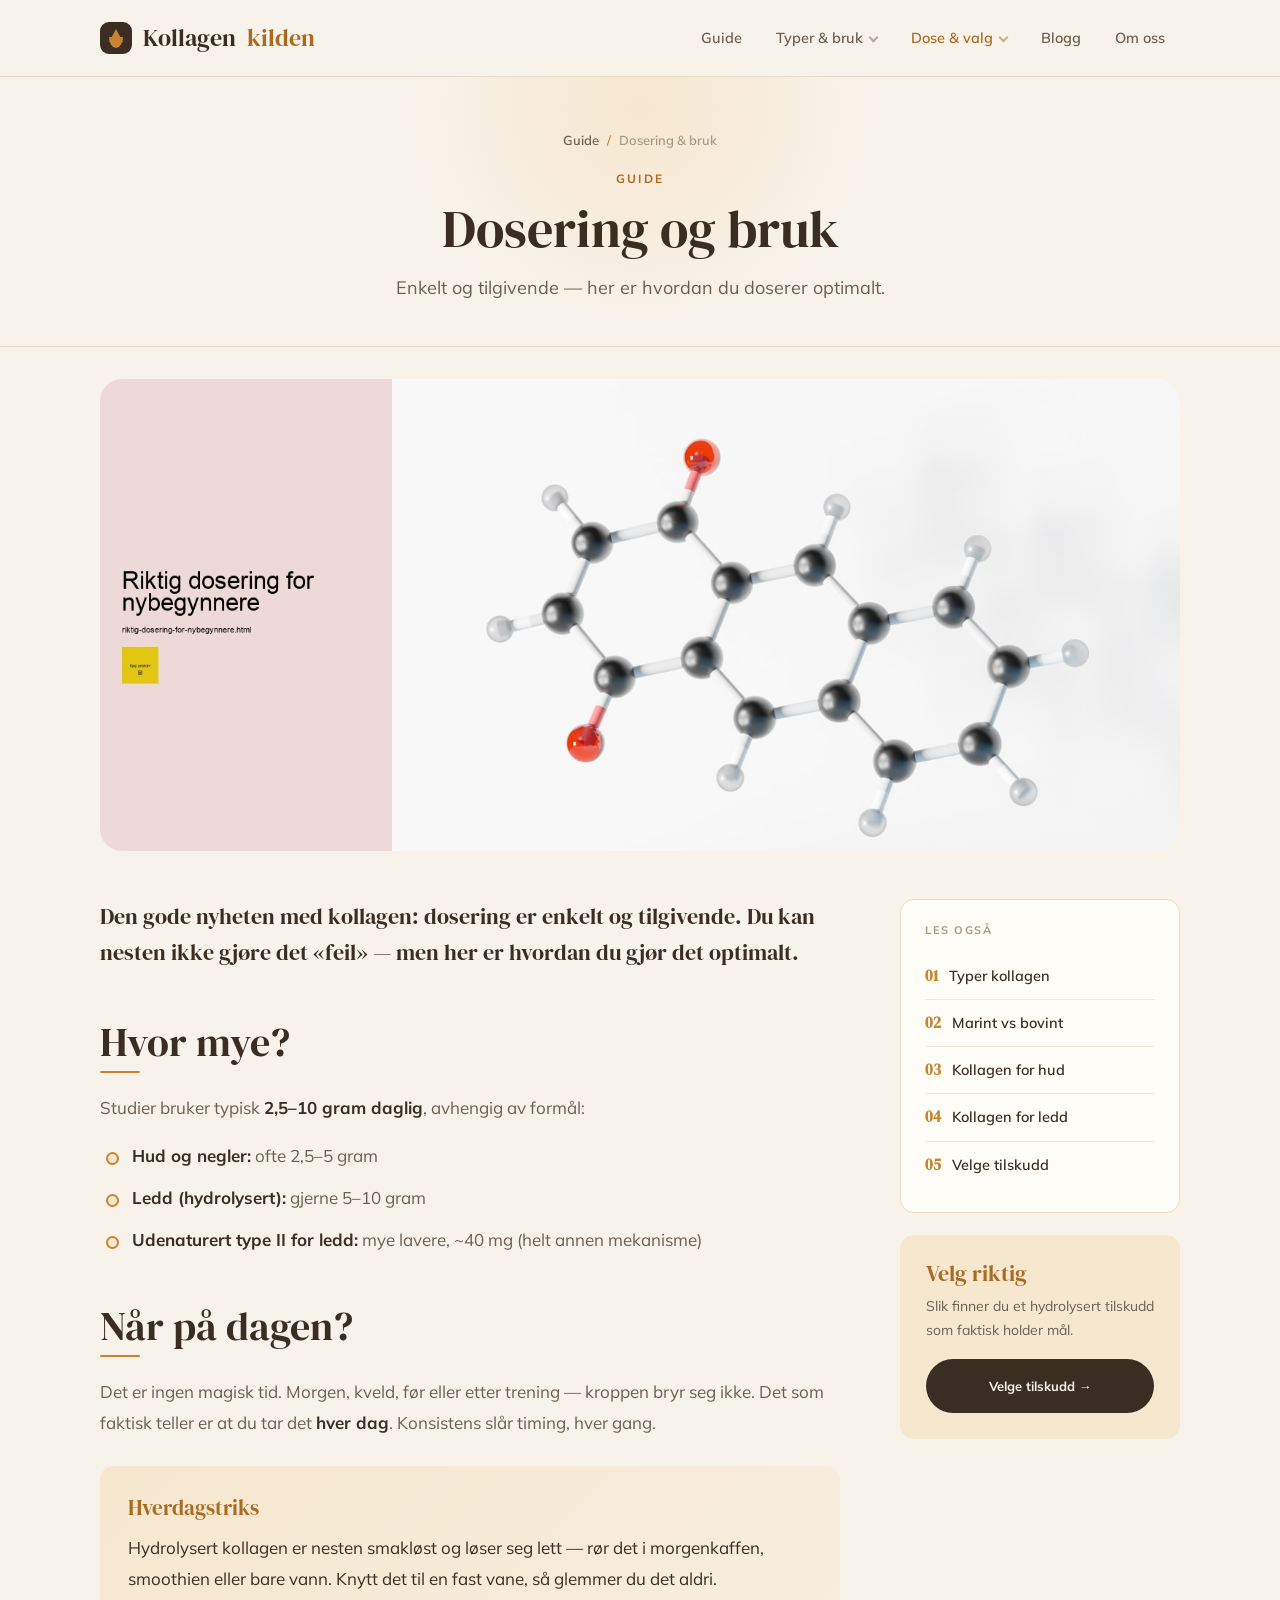
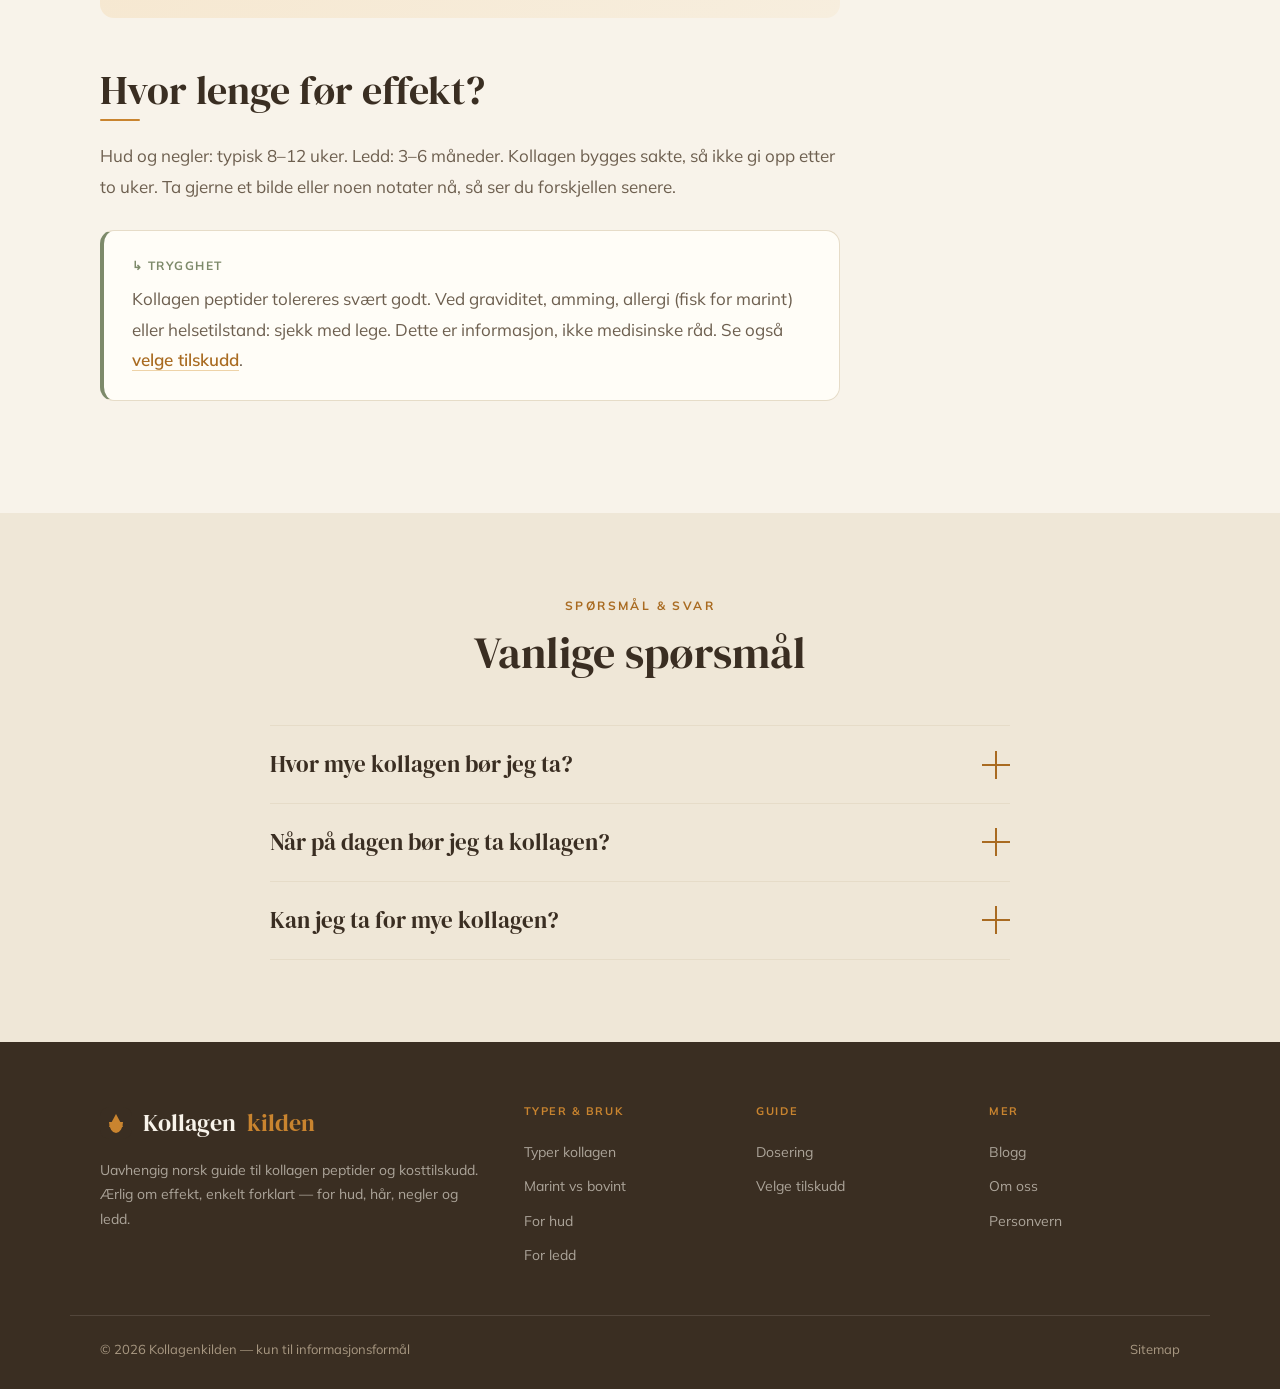
<file: dosering-kollagen.html>
<!DOCTYPE html>
<html lang="no"><head>
<meta charset="utf-8"><meta name="viewport" content="width=device-width, initial-scale=1.0">
<title>Dosering av Kollagen Peptider: Hvor Mye og Når? (2026)</title><meta name="title" content="Dosering av Kollagen Peptider: Hvor Mye og Når? (2026)"><meta name="description" content="Dosering av kollagen peptider: hvor mye daglig (2,5–10 g), når på dagen, hvor lenge før effekt, og hvordan gjøre det til en enkel vane.">
<meta name="robots" content="index, follow"><meta name="googlebot" content="index, follow, max-snippet:-1, max-image-preview:large, max-video-preview:-1">
<link rel="canonical" href="dosering-kollagen.html">
<link rel="icon" type="image/svg+xml" href="favicon.svg">
<link rel="icon" type="image/png" sizes="32x32" href="favicon-32.png">
<link rel="apple-touch-icon" href="favicon.png">
<link rel="preconnect" href="https://fonts.googleapis.com"><link rel="preconnect" href="https://fonts.gstatic.com" crossorigin>
<link rel="stylesheet" href="https://fonts.googleapis.com/css2?family=DM+Serif+Display:ital@0;1&family=Mulish:wght@400;500;600;700;800&display=swap">
<style>
/* ============================================
   KOLLAGEN PEPTIDER — Site #6
   Warm wellness. Honey/amber + cream + warm brown,
   soft sage accent. DM Serif Display + Mulish.
   ============================================ */
:root{
  --cream:#f8f3ea;
  --cream-2:#efe7d7;
  --surface:#fffdf7;
  --ink:#3a2e22;
  --ink-2:#6d5f4f;
  --ink-3:#a89882;
  --line:#e6dcc8;
  --line-2:#f0e9da;
  --honey:#c9842f;
  --honey-dark:#a96b21;
  --honey-soft:#f6e7cf;
  --honey-soft-2:#eed3a8;
  --sage:#7d8a6a;
  --sage-soft:#e7ece0;
  --r-sm:6px;
  --r:14px;
  --r-lg:22px;
  --disp:'DM Serif Display',Georgia,serif;
  --body:'Mulish',-apple-system,sans-serif;
  --maxw:1140px;
}
*{box-sizing:border-box;margin:0;padding:0}
html{scroll-behavior:smooth;-webkit-text-size-adjust:100%}
body{background:var(--cream);color:var(--ink);font-family:var(--body);font-size:17px;line-height:1.75;font-weight:400;-webkit-font-smoothing:antialiased}
::selection{background:var(--honey);color:#fff}
a{color:var(--honey-dark);text-decoration:none}
a:hover{color:var(--ink)}
h1,h2,h3,h4{font-family:var(--disp);font-weight:400;line-height:1.12;color:var(--ink)}
img{max-width:100%;display:block}
.wrap{max-width:var(--maxw);margin:0 auto;padding:0 30px}
.eyebrow{font-family:var(--body);font-weight:700;font-size:12px;text-transform:uppercase;letter-spacing:.2em;color:var(--honey-dark)}
.rule{width:40px;height:2px;background:var(--honey);border-radius:2px;margin:16px 0}
.rule.c{margin:16px auto}

/* topbar */
.topbar{position:sticky;top:0;z-index:1000;background:rgba(248,243,234,.9);backdrop-filter:blur(10px);border-bottom:1px solid var(--line)}
.topbar-inner{max-width:var(--maxw);margin:0 auto;padding:0 30px;height:76px;display:flex;align-items:center;justify-content:space-between}
.brand{display:flex;align-items:center;gap:11px;font-family:var(--disp);font-size:24px;color:var(--ink)}
.brand .mk{width:32px;height:32px;border-radius:9px;background:var(--ink);position:relative;flex-shrink:0}
.brand .mk::before{content:'';position:absolute;left:50%;top:7px;transform:translateX(-50%);width:0;height:0;border-left:7px solid transparent;border-right:7px solid transparent;border-bottom:13px solid var(--honey)}
.brand .mk::after{content:'';position:absolute;left:50%;bottom:6px;transform:translateX(-50%);width:14px;height:11px;border-radius:0 0 50% 50%/0 0 100% 100%;background:var(--honey)}
.brand b{color:var(--honey-dark);font-weight:400}
.nav{display:flex;align-items:center;gap:4px;list-style:none}
.nav>li{position:relative}
.nav>li>a{display:block;padding:9px 15px;font-family:var(--body);font-weight:600;font-size:14.5px;color:var(--ink-2);border-radius:var(--r-sm);transition:all .15s}
.nav>li>a:hover{color:var(--honey-dark)}
.nav a.current{color:var(--honey-dark)}
.has-menu>a::after{content:'';display:inline-block;width:5px;height:5px;margin-left:7px;border-right:2px solid currentColor;border-bottom:2px solid currentColor;transform:translateY(-2px) rotate(45deg);opacity:.5}
.menu{position:absolute;top:calc(100% + 9px);left:0;min-width:255px;background:var(--surface);border:1px solid var(--line);border-radius:var(--r);padding:9px;opacity:0;visibility:hidden;transform:translateY(-6px);transition:all .16s;box-shadow:0 20px 46px -18px rgba(58,46,34,.3)}
.has-menu:hover .menu,.has-menu:focus-within .menu{opacity:1;visibility:visible;transform:translateY(0)}
.menu a{display:flex;gap:11px;padding:11px 13px;font-size:14.5px;color:var(--ink-2);border-radius:var(--r-sm)}
.menu a:hover{background:var(--honey-soft);color:var(--honey-dark)}
.menu a .n{font-family:var(--disp);font-size:15px;color:var(--honey)}
.btn{display:inline-flex;align-items:center;gap:9px;font-family:var(--body);font-weight:700;font-size:14.5px;padding:14px 28px;border:2px solid transparent;cursor:pointer;transition:all .18s;border-radius:999px}
.btn-solid{background:var(--honey);color:#fff}
.btn-solid:hover{background:var(--honey-dark);color:#fff}
.btn-ink{background:var(--ink);color:var(--cream)}
.btn-ink:hover{background:#4d3e2e;color:var(--cream)}
.btn-line{background:transparent;color:var(--ink);border-color:var(--ink)}
.btn-line:hover{background:var(--ink);color:var(--cream)}
.btn .arr{transition:transform .18s}.btn:hover .arr{transform:translateX(3px)}
.burger{display:none;width:44px;height:44px;border:1px solid var(--line);background:var(--surface);cursor:pointer;flex-direction:column;align-items:center;justify-content:center;gap:4px;border-radius:var(--r-sm)}
.burger span{width:18px;height:2px;background:var(--ink)}
.mnav{display:none}

/* hero */
.hero{position:relative;overflow:hidden;padding:78px 0 88px}
.hero::before{content:'';position:absolute;top:-15%;right:-10%;width:560px;height:560px;border-radius:50%;background:radial-gradient(circle,var(--honey-soft),transparent 62%);pointer-events:none}
.hero-grid{position:relative;max-width:var(--maxw);margin:0 auto;padding:0 30px;display:grid;grid-template-columns:1.05fr .95fr;gap:56px;align-items:center}
.hero .eyebrow{display:block;margin-bottom:20px}
.hero h1{font-size:clamp(42px,6vw,72px);line-height:1.02;letter-spacing:-0.01em}
.hero h1 em{font-style:italic;color:var(--honey-dark)}
.hero-lede{font-size:19px;line-height:1.7;color:var(--ink-2);max-width:33em;margin:22px 0 32px}
.hero-actions{display:flex;gap:14px;flex-wrap:wrap}
.hero-media{position:relative}
.hero-media .frame{border-radius:50% 50% 50% 50%/56% 56% 44% 44%;overflow:hidden;aspect-ratio:1/1;box-shadow:0 36px 70px -28px rgba(58,46,34,.4)}
.hero-media .frame img{width:100%;height:100%;object-fit:cover}
.hero-media .pill{position:absolute;background:var(--surface);border:1px solid var(--line);border-radius:999px;padding:11px 20px;display:flex;align-items:center;gap:9px;box-shadow:0 14px 34px -14px rgba(58,46,34,.3);font-weight:700;font-size:14px}
.hero-media .pill.one{top:18px;left:-10px}
.hero-media .pill.two{bottom:30px;right:-14px}
.hero-media .pill .d{width:9px;height:9px;border-radius:50%;background:var(--honey)}
.hero-media .pill.two .d{background:var(--sage)}

/* benefit strip */
.benefits{background:var(--ink);color:var(--cream)}
.benefits-inner{max-width:var(--maxw);margin:0 auto;padding:0 30px;display:grid;grid-template-columns:repeat(4,1fr)}
.benefits .b{padding:28px 22px;border-right:1px solid rgba(255,255,255,.1);text-align:center}
.benefits .b:last-child{border-right:0}
.benefits .ic{font-size:24px;margin-bottom:8px}
.benefits .t{font-family:var(--disp);font-size:19px;color:var(--honey-soft)}
.benefits .s{font-size:12.5px;color:rgba(248,243,234,.66);margin-top:4px}

/* pillar */
.pillar{padding:76px 0 88px}
.pillar-grid{max-width:var(--maxw);margin:0 auto;padding:0 30px;display:grid;grid-template-columns:230px 1fr;gap:58px;align-items:start}
.toc{position:sticky;top:98px}
.toc h4{font-family:var(--body);font-weight:700;font-size:11px;text-transform:uppercase;letter-spacing:.16em;color:var(--ink-3);margin-bottom:16px}
.toc ol{list-style:none;counter-reset:t}
.toc li{counter-increment:t;margin-bottom:3px}
.toc a{display:flex;gap:11px;padding:6px 0;font-size:13.5px;color:var(--ink-2);line-height:1.4;border:0}
.toc a::before{content:counter(t,decimal-leading-zero);font-family:var(--disp);font-size:13px;color:var(--honey);flex-shrink:0}
.toc a:hover{color:var(--honey-dark)}

.prose{max-width:740px}
.prose .lead{font-size:22px;line-height:1.6;color:var(--ink);margin-bottom:28px;font-family:var(--disp)}
.prose .lead em{font-style:italic;color:var(--honey-dark)}
.prose h2{font-size:clamp(28px,3.6vw,40px);margin:50px 0 6px}
.prose h2 + .rule{margin-top:6px;margin-bottom:20px}
.prose h3{font-size:24px;margin:30px 0 10px;color:var(--ink)}
.prose p{color:var(--ink-2);margin-bottom:18px;font-size:17px;line-height:1.8}
.prose a{color:var(--honey-dark);font-weight:600;border-bottom:1px solid var(--honey-soft-2)}
.prose a:hover{border-bottom-color:var(--honey-dark)}
.prose strong{color:var(--ink);font-weight:700}
.prose em{font-style:italic}
.prose ul,.prose ol{margin:0 0 22px;padding-left:2px;list-style:none}
.prose li{position:relative;padding-left:30px;margin-bottom:12px;color:var(--ink-2)}
.prose ul li::before{content:'';position:absolute;left:4px;top:11px;width:9px;height:9px;border-radius:50%;background:var(--honey-soft);border:2px solid var(--honey)}
.prose ol{counter-reset:li}.prose ol li{counter-increment:li}
.prose ol li::before{content:counter(li);position:absolute;left:0;top:1px;width:22px;height:22px;border-radius:50%;background:var(--honey-soft);color:var(--honey-dark);font-family:var(--disp);font-size:13px;display:flex;align-items:center;justify-content:center}

.note{background:var(--surface);border:1px solid var(--line);border-radius:var(--r);padding:24px 28px;margin:28px 0;border-left:4px solid var(--honey)}
.note .h{font-family:var(--body);font-weight:700;font-size:12px;text-transform:uppercase;letter-spacing:.12em;color:var(--honey-dark);margin-bottom:8px}
.note p{margin:0;color:var(--ink-2)}
.note.sage{border-left-color:var(--sage)}
.note.sage .h{color:var(--sage)}
.tip{background:linear-gradient(135deg,var(--honey-soft),#f7eede);border-radius:var(--r);padding:24px 28px;margin:28px 0}
.tip .h{font-family:var(--disp);font-size:21px;color:var(--honey-dark);margin-bottom:6px}
.tip p{margin:0;color:var(--ink)}

.figure{margin:32px 0}.figure img{border-radius:var(--r);width:100%}
.figure figcaption{margin-top:11px;font-family:var(--disp);font-size:16px;color:var(--ink-3);text-align:center}

.tablewrap{overflow-x:auto;margin:28px 0;border:1px solid var(--line);border-radius:var(--r)}
.ctable{width:100%;border-collapse:collapse;font-size:15px}
.ctable thead th{background:var(--ink);color:var(--cream);font-family:var(--body);font-weight:700;font-size:12px;text-transform:uppercase;letter-spacing:.06em;text-align:left;padding:13px 16px}
.ctable tbody td{padding:13px 16px;border-bottom:1px solid var(--line-2);color:var(--ink-2);vertical-align:top}
.ctable tbody tr:last-child td{border-bottom:0}
.ctable tbody tr:nth-child(even){background:var(--cream)}
.ctable .it{font-family:var(--disp);font-size:17px;color:var(--ink)}

/* cards */
.cards{display:grid;grid-template-columns:repeat(3,1fr);gap:24px}
.card{background:var(--surface);border:1px solid var(--line);border-radius:var(--r);overflow:hidden;display:flex;flex-direction:column;transition:all .25s}
.card:hover{transform:translateY(-5px);box-shadow:0 28px 56px -26px rgba(58,46,34,.34)}
.card .ph{aspect-ratio:16/11;overflow:hidden}.card .ph img{width:100%;height:100%;object-fit:cover;transition:transform .6s}.card:hover .ph img{transform:scale(1.06)}
.card .bd{padding:24px;display:flex;flex-direction:column;flex:1}
.card .kick{font-family:var(--body);font-weight:700;font-size:11px;text-transform:uppercase;letter-spacing:.14em;color:var(--honey-dark);margin-bottom:10px}
.card h3{font-size:23px;margin-bottom:8px;line-height:1.15}.card h3 a{color:var(--ink);border:0}.card h3 a:hover{color:var(--honey-dark)}
.card p{font-size:14.5px;color:var(--ink-2);margin-bottom:15px;flex:1}
.card .go{font-family:var(--body);font-weight:700;font-size:12.5px;text-transform:uppercase;letter-spacing:.08em;color:var(--honey-dark)}
.sec-head{max-width:640px;margin:0 auto 48px;text-align:center}
.sec-head .eyebrow{display:block;margin-bottom:12px}
.sec-head h2{font-size:clamp(30px,4vw,44px)}
.sec-head p{margin-top:12px;color:var(--ink-2);font-size:18px}

/* faq */
.faq{padding:82px 0;background:var(--cream-2)}
.faq-wrap{max-width:800px;margin:0 auto;padding:0 30px}
.faq-list{margin-top:40px}
.faq-item{border-bottom:1px solid var(--line)}
.faq-item:first-child{border-top:1px solid var(--line)}
.faq-q{width:100%;background:none;border:0;text-align:left;cursor:pointer;padding:24px 0;display:flex;align-items:center;gap:20px;font-family:var(--disp);font-size:23px;color:var(--ink)}
.faq-q .q{flex:1;line-height:1.25}
.faq-q .pm{width:28px;height:28px;flex-shrink:0;position:relative}
.faq-q .pm::before,.faq-q .pm::after{content:'';position:absolute;background:var(--honey-dark);transition:transform .25s}
.faq-q .pm::before{left:0;right:0;top:13px;height:2px}
.faq-q .pm::after{top:0;bottom:0;left:13px;width:2px}
.faq-item.open .pm::after{transform:scaleY(0)}
.faq-a{max-height:0;overflow:hidden;transition:max-height .3s ease}
.faq-item.open .faq-a{max-height:420px}
.faq-a-in{padding:0 48px 26px 0;color:var(--ink-2);font-size:16px;line-height:1.8}

/* cta */
.cta{padding:44px 0 92px}
.cta-inner{max-width:var(--maxw);margin:0 auto;padding:60px 48px;background:var(--ink);border-radius:var(--r-lg);text-align:center;color:var(--cream);position:relative;overflow:hidden}
.cta-inner::before{content:'';position:absolute;top:-30%;left:50%;transform:translateX(-50%);width:480px;height:480px;border-radius:50%;background:radial-gradient(circle,rgba(201,132,47,.4),transparent 60%)}
.cta-inner h2{position:relative;color:var(--cream);font-size:clamp(30px,3.8vw,46px);margin-bottom:12px}
.cta-inner p{position:relative;color:rgba(248,243,234,.76);font-size:18px;max-width:30em;margin:0 auto 28px}
.cta-inner .btn{position:relative;background:var(--honey);color:#fff}
.cta-inner .btn:hover{background:var(--cream);color:var(--ink)}

/* footer */
footer{background:var(--ink);color:rgba(248,243,234,.6);padding:60px 0 28px}
.foot-grid{max-width:var(--maxw);margin:0 auto;padding:0 30px;display:grid;grid-template-columns:2fr 1fr 1fr 1fr;gap:42px}
.foot-brand .brand{color:var(--cream);margin-bottom:14px}.foot-brand .brand b{color:var(--honey)}
.foot-brand p{font-size:14px;max-width:30em}
.foot-col h5{font-family:var(--body);font-weight:700;font-size:11px;text-transform:uppercase;letter-spacing:.14em;color:var(--honey);margin-bottom:14px}
.foot-col a{display:block;color:rgba(248,243,234,.6);font-size:14px;padding:5px 0}
.foot-col a:hover{color:var(--cream)}
.foot-bottom{max-width:var(--maxw);margin:42px auto 0;padding:22px 30px 0;border-top:1px solid rgba(248,243,234,.12);display:flex;justify-content:space-between;gap:16px;flex-wrap:wrap;font-size:13px;color:var(--ink-3)}
.foot-bottom a{color:var(--ink-3)}.foot-bottom a:hover{color:var(--honey)}

/* interior */
.pagehead{padding:52px 0 42px;text-align:center;position:relative;overflow:hidden;border-bottom:1px solid var(--line)}
.pagehead::before{content:'';position:absolute;top:-170px;left:50%;transform:translateX(-50%);width:620px;height:400px;border-radius:50%;background:radial-gradient(circle,var(--honey-soft),transparent 62%);pointer-events:none}
.crumbs{position:relative;font-size:13px;color:var(--ink-3);margin-bottom:16px;font-weight:600}
.crumbs a{color:var(--ink-2)}.crumbs .sep{margin:0 8px;color:var(--honey)}
.pagehead .eyebrow{position:relative;display:block;margin-bottom:13px}
.pagehead h1{position:relative;font-size:clamp(32px,4.6vw,52px);max-width:16em;margin:0 auto;line-height:1.05}
.pagehead h1 em{font-style:italic;color:var(--honey-dark)}
.pagehead .sub{position:relative;margin-top:16px;font-size:18px;color:var(--ink-2);max-width:38em;margin-left:auto;margin-right:auto}
.doc-hero{max-width:var(--maxw);margin:32px auto 0;padding:0 30px}
.doc-hero img{width:100%;border-radius:var(--r-lg);aspect-ratio:16/7;object-fit:cover}
.doc{padding:48px 0 84px}
.doc-grid{max-width:var(--maxw);margin:0 auto;padding:0 30px;display:grid;grid-template-columns:1fr 280px;gap:56px;align-items:start}
.side{position:sticky;top:98px;display:flex;flex-direction:column;gap:22px}
.side-card{background:var(--surface);border:1px solid var(--line);border-radius:var(--r);padding:24px}
.side-card h4{font-family:var(--body);font-weight:700;font-size:11px;text-transform:uppercase;letter-spacing:.14em;color:var(--ink-3);margin-bottom:16px}
.side-list{list-style:none}
.side-list a{display:flex;gap:11px;padding:10px 0;font-size:14.5px;color:var(--ink);border:0;border-top:1px solid var(--line-2);font-weight:600}
.side-list li:first-child a{border-top:0}.side-list a:hover{color:var(--honey-dark)}
.side-list a .n{font-family:var(--disp);font-size:15px;color:var(--honey);flex-shrink:0}
.side-cta{background:var(--honey-soft);border-radius:var(--r);padding:26px}
.side-cta h4{font-family:var(--disp);font-size:22px;color:var(--honey-dark);margin-bottom:8px}
.side-cta p{font-size:14px;color:var(--ink-2);margin-bottom:16px}
.side-cta .btn{width:100%;justify-content:center;font-size:13px;background:var(--ink);color:var(--cream)}

@media(max-width:980px){
  .hero-grid,.pillar-grid,.doc-grid{grid-template-columns:1fr;gap:42px}
  .hero-media{max-width:380px;margin:0 auto}
  .toc,.side{position:static}.toc{display:none}
  .cards{grid-template-columns:1fr 1fr}
  .benefits-inner{grid-template-columns:1fr 1fr}
  .benefits .b:nth-child(2){border-right:0}
}
@media(max-width:760px){
  .nav{display:none}.burger{display:flex}
  .cards{grid-template-columns:1fr}
  .benefits-inner{grid-template-columns:1fr}
  .benefits .b{border-right:0;border-bottom:1px solid rgba(255,255,255,.1)}
  .foot-grid{grid-template-columns:1fr 1fr}
  .cta-inner{padding:44px 26px}
  .hero-media .pill{display:none}
  .faq-a-in{padding-right:0}
  .mnav{position:fixed;inset:0;background:var(--cream);z-index:2000;padding:82px 30px 32px;overflow-y:auto;display:none}
  .mnav.open{display:block}
  .mnav a{display:block;font-family:var(--disp);font-size:25px;padding:14px 0;border-bottom:1px solid var(--line);color:var(--ink)}
  .mnav-x{position:absolute;top:20px;right:26px;width:44px;height:44px;border:1px solid var(--ink);background:transparent;font-size:22px;cursor:pointer;color:var(--ink);border-radius:var(--r-sm)}
}

</style>
</head><body>
<header class="topbar"><div class="topbar-inner">
<a href="index.html" class="brand"><span class="mk"></span>Kollagen<b>kilden</b></a>
<nav><ul class="nav">
<li><a href="index.html">Guide</a></li>
<li class="has-menu"><a href="index.html#typer">Typer &amp; bruk</a><div class="menu"><a href="typer-kollagen.html"><span class="n">·</span> Typer kollagen (I, II, III)</a>
<a href="marint-vs-bovint.html"><span class="n">·</span> Marint vs bovint</a>
<a href="kollagen-hud.html"><span class="n">·</span> Kollagen for hud</a>
<a href="kollagen-ledd.html"><span class="n">·</span> Kollagen for ledd</a>
</div></li>
<li class="has-menu"><a href="dosering-kollagen.html" class="current">Dose &amp; valg</a><div class="menu"><a href="dosering-kollagen.html"><span class="n">·</span> Dosering &amp; bruk</a>
<a href="velge-kollagentilskudd.html"><span class="n">·</span> Velge tilskudd</a>
</div></li>
<li><a href="blogg.html">Blogg</a></li>
<li><a href="om-oss.html">Om oss</a></li>
</ul></nav>
<button class="burger" onclick="toggleNav()" aria-label="Meny"><span></span><span></span><span></span></button>
</div></header>
<div class="mnav" id="mnav"><button class="mnav-x" onclick="toggleNav()">✕</button>
<a href="index.html">Guide</a><a href="typer-kollagen.html">Typer kollagen</a><a href="marint-vs-bovint.html">Marint vs bovint</a><a href="kollagen-hud.html">Kollagen for hud</a><a href="kollagen-ledd.html">Kollagen for ledd</a><a href="dosering-kollagen.html">Dosering</a><a href="velge-kollagentilskudd.html">Velge tilskudd</a><a href="blogg.html">Blogg</a><a href="om-oss.html">Om oss</a></div>
<div class="pagehead"><div class="wrap"><div class="crumbs"><a href="index.html">Guide</a><span class="sep">/</span><span>Dosering &amp; bruk</span></div>
<span class="eyebrow">Guide</span><h1>Dosering og bruk</h1><p class="sub">Enkelt og tilgivende — her er hvordan du doserer optimalt.</p></div></div>
<div class="doc-hero"><img src="img/riktig-dosering-for-.jpg" alt="Dosering og bruk" loading="lazy"></div>
<div class="doc"><div class="doc-grid">
<article class="prose">
<p class="lead">Den gode nyheten med kollagen: dosering er enkelt og tilgivende. Du kan nesten ikke gjøre det «feil» — men her er hvordan du gjør det optimalt.</p>
<h2>Hvor mye?</h2><div class="rule"></div>
<p>Studier bruker typisk <strong>2,5–10 gram daglig</strong>, avhengig av formål:</p>
<ul>
<li><strong>Hud og negler:</strong> ofte 2,5–5 gram</li>
<li><strong>Ledd (hydrolysert):</strong> gjerne 5–10 gram</li>
<li><strong>Udenaturert type II for ledd:</strong> mye lavere, ~40 mg (helt annen mekanisme)</li>
</ul>
<h2>Når på dagen?</h2><div class="rule"></div>
<p>Det er ingen magisk tid. Morgen, kveld, før eller etter trening — kroppen bryr seg ikke. Det som faktisk teller er at du tar det <strong>hver dag</strong>. Konsistens slår timing, hver gang.</p>
<div class="tip"><div class="h">Hverdagstriks</div><p>Hydrolysert kollagen er nesten smakløst og løser seg lett — rør det i morgenkaffen, smoothien eller bare vann. Knytt det til en fast vane, så glemmer du det aldri.</p></div>
<h2>Hvor lenge før effekt?</h2><div class="rule"></div>
<p>Hud og negler: typisk 8–12 uker. Ledd: 3–6 måneder. Kollagen bygges sakte, så ikke gi opp etter to uker. Ta gjerne et bilde eller noen notater nå, så ser du forskjellen senere.</p>
<div class="note sage"><div class="h">↳ Trygghet</div><p>Kollagen peptider tolereres svært godt. Ved graviditet, amming, allergi (fisk for marint) eller helsetilstand: sjekk med lege. Dette er informasjon, ikke medisinske råd. Se også <a href="velge-kollagentilskudd.html">velge tilskudd</a>.</p></div>
</article>
<aside class="side"><div class="side-card"><h4>Les også</h4><ul class="side-list"><li><a href="typer-kollagen.html"><span class="n">01</span> Typer kollagen</a></li>
<li><a href="marint-vs-bovint.html"><span class="n">02</span> Marint vs bovint</a></li>
<li><a href="kollagen-hud.html"><span class="n">03</span> Kollagen for hud</a></li>
<li><a href="kollagen-ledd.html"><span class="n">04</span> Kollagen for ledd</a></li>
<li><a href="velge-kollagentilskudd.html"><span class="n">05</span> Velge tilskudd</a></li>
</ul></div>
<div class="side-cta"><h4>Velg riktig</h4><p>Slik finner du et hydrolysert tilskudd som faktisk holder mål.</p><a href="velge-kollagentilskudd.html" class="btn">Velge tilskudd →</a></div></aside>
</div></div>
<section class="faq"><div class="faq-wrap"><div class="sec-head"><span class="eyebrow">Spørsmål &amp; svar</span><h2>Vanlige spørsmål</h2></div>
<div class="faq-list"><div class="faq-item"><button class="faq-q"><span class="q">Hvor mye kollagen bør jeg ta?</span><span class="pm"></span></button><div class="faq-a"><div class="faq-a-in">Typisk 2,5–10 gram hydrolysert kollagen daglig. Hud og negler i nedre ende, ledd i øvre. Udenaturert type II for ledd doseres mye lavere (~40 mg).</div></div></div>
<div class="faq-item"><button class="faq-q"><span class="q">Når på dagen bør jeg ta kollagen?</span><span class="pm"></span></button><div class="faq-a"><div class="faq-a-in">Når som helst — det er ingen magisk tid. Det viktigste er daglig konsistens. Mange knytter det til morgenkaffen for å huske det.</div></div></div>
<div class="faq-item"><button class="faq-q"><span class="q">Kan jeg ta for mye kollagen?</span><span class="pm"></span></button><div class="faq-a"><div class="faq-a-in">For de fleste er moderate mengder godt tolerert. Hold deg til doseringen på produktet, og øk ikke uten grunn. Ved tvil, snakk med lege.</div></div></div>
</div></div></section>
<footer><div class="foot-grid">
<div class="foot-brand"><a href="index.html" class="brand"><span class="mk"></span>Kollagen<b>kilden</b></a><p>Uavhengig norsk guide til kollagen peptider og kosttilskudd. Ærlig om effekt, enkelt forklart — for hud, hår, negler og ledd.</p></div>
<div class="foot-col"><h5>Typer &amp; bruk</h5><a href="typer-kollagen.html">Typer kollagen</a><a href="marint-vs-bovint.html">Marint vs bovint</a><a href="kollagen-hud.html">For hud</a><a href="kollagen-ledd.html">For ledd</a></div>
<div class="foot-col"><h5>Guide</h5><a href="dosering-kollagen.html">Dosering</a><a href="velge-kollagentilskudd.html">Velge tilskudd</a></div>
<div class="foot-col"><h5>Mer</h5><a href="blogg.html">Blogg</a><a href="om-oss.html">Om oss</a><a href="personvern.html">Personvern</a></div>
</div><div class="foot-bottom"><span>© 2026 Kollagenkilden — kun til informasjonsformål</span><a href="sitemap.html">Sitemap</a></div></footer>
<script>
function toggleNav(){var n=document.getElementById('mnav');n.classList.toggle('open');document.body.style.overflow=n.classList.contains('open')?'hidden':'';}
document.querySelectorAll('.faq-q').forEach(function(b){b.addEventListener('click',function(){var it=this.closest('.faq-item');var o=it.classList.contains('open');document.querySelectorAll('.faq-item').forEach(function(i){i.classList.remove('open');});if(!o)it.classList.add('open');});});
</script>
</body></html>
</file>
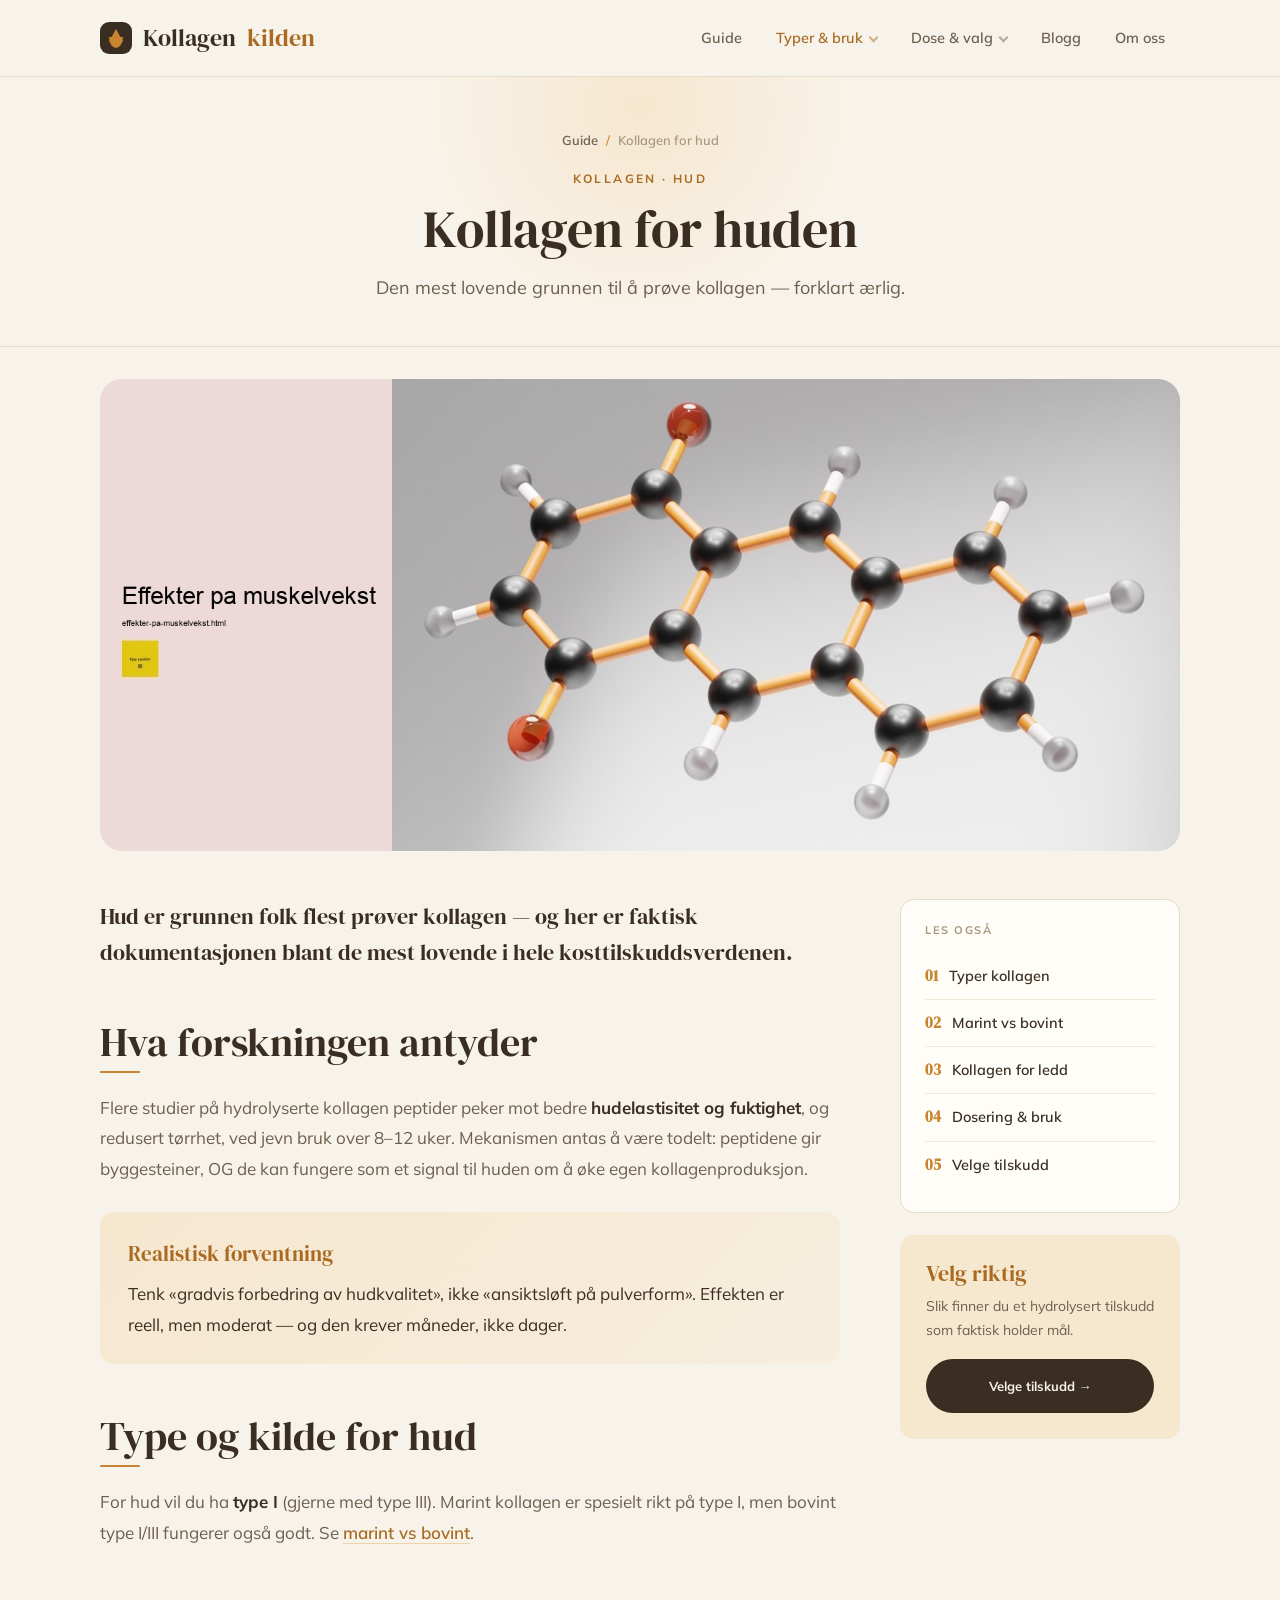
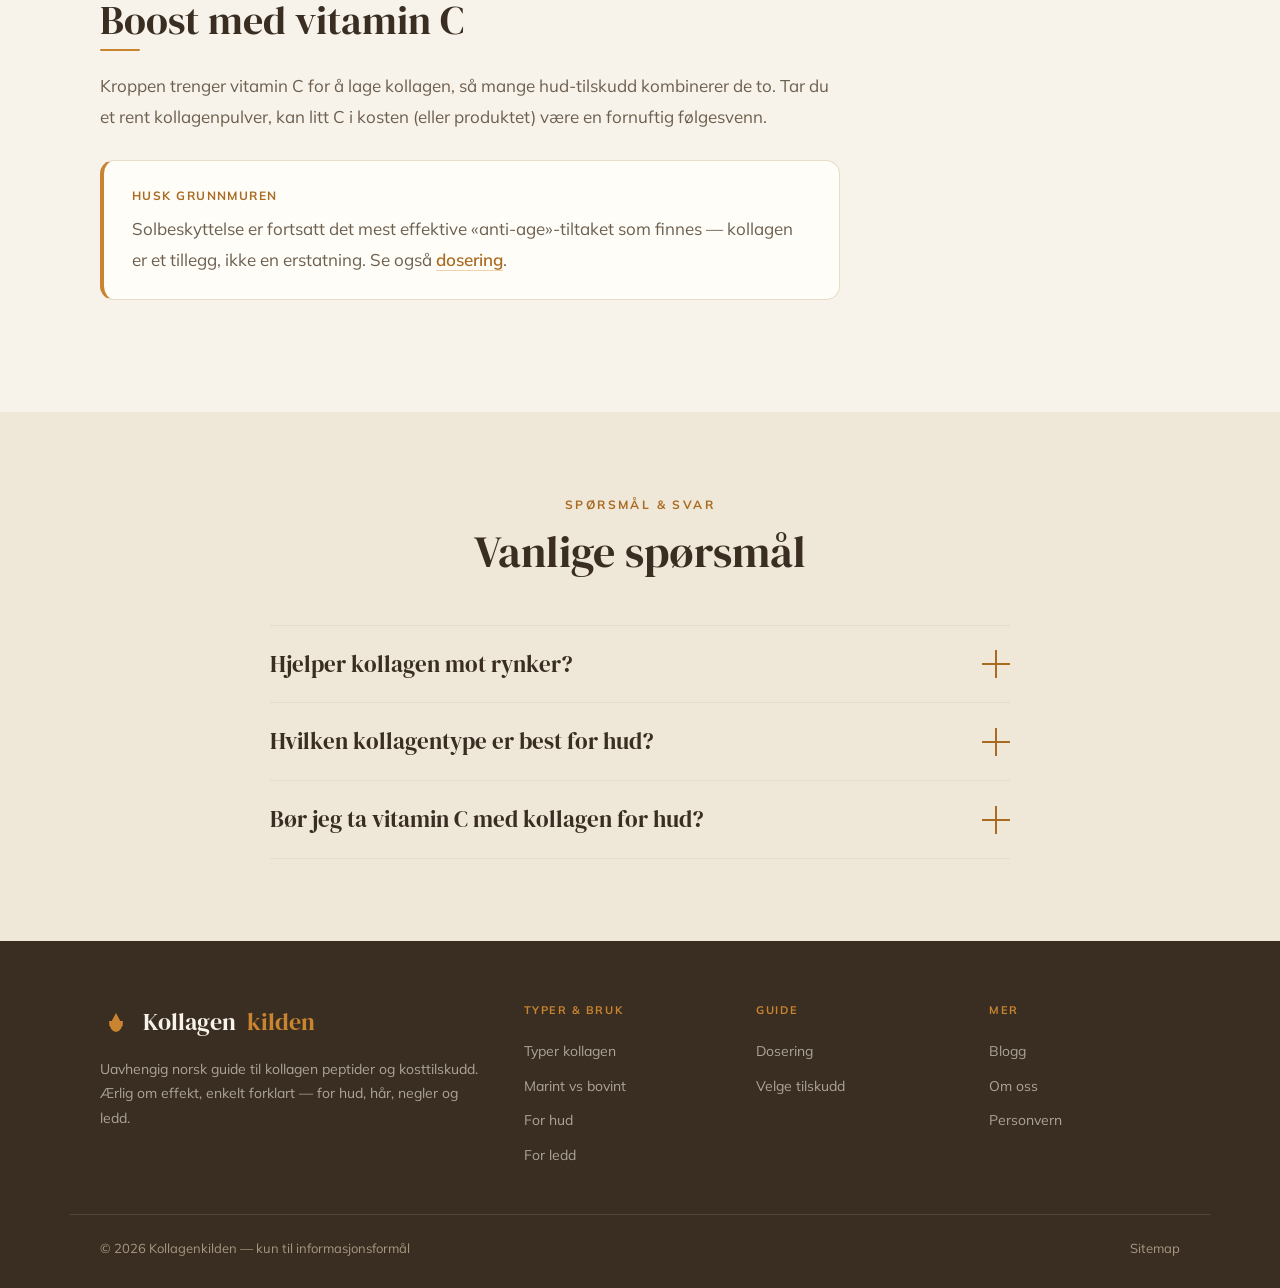
<file: kollagen-hud.html>
<!DOCTYPE html>
<html lang="no"><head>
<meta charset="utf-8"><meta name="viewport" content="width=device-width, initial-scale=1.0">
<title>Kollagen for Hud: Virker Det Mot Aldring? (2026)</title><meta name="title" content="Kollagen for Hud: Virker Det Mot Aldring? (2026)"><meta name="description" content="Kollagen for hud forklart: hva forskningen sier om elastisitet og fuktighet, hvilken type og kilde som passer, og hvorfor vitamin C hjelper.">
<meta name="robots" content="index, follow"><meta name="googlebot" content="index, follow, max-snippet:-1, max-image-preview:large, max-video-preview:-1">
<link rel="canonical" href="kollagen-hud.html">
<link rel="icon" type="image/svg+xml" href="favicon.svg">
<link rel="icon" type="image/png" sizes="32x32" href="favicon-32.png">
<link rel="apple-touch-icon" href="favicon.png">
<link rel="preconnect" href="https://fonts.googleapis.com"><link rel="preconnect" href="https://fonts.gstatic.com" crossorigin>
<link rel="stylesheet" href="https://fonts.googleapis.com/css2?family=DM+Serif+Display:ital@0;1&family=Mulish:wght@400;500;600;700;800&display=swap">
<style>
/* ============================================
   KOLLAGEN PEPTIDER — Site #6
   Warm wellness. Honey/amber + cream + warm brown,
   soft sage accent. DM Serif Display + Mulish.
   ============================================ */
:root{
  --cream:#f8f3ea;
  --cream-2:#efe7d7;
  --surface:#fffdf7;
  --ink:#3a2e22;
  --ink-2:#6d5f4f;
  --ink-3:#a89882;
  --line:#e6dcc8;
  --line-2:#f0e9da;
  --honey:#c9842f;
  --honey-dark:#a96b21;
  --honey-soft:#f6e7cf;
  --honey-soft-2:#eed3a8;
  --sage:#7d8a6a;
  --sage-soft:#e7ece0;
  --r-sm:6px;
  --r:14px;
  --r-lg:22px;
  --disp:'DM Serif Display',Georgia,serif;
  --body:'Mulish',-apple-system,sans-serif;
  --maxw:1140px;
}
*{box-sizing:border-box;margin:0;padding:0}
html{scroll-behavior:smooth;-webkit-text-size-adjust:100%}
body{background:var(--cream);color:var(--ink);font-family:var(--body);font-size:17px;line-height:1.75;font-weight:400;-webkit-font-smoothing:antialiased}
::selection{background:var(--honey);color:#fff}
a{color:var(--honey-dark);text-decoration:none}
a:hover{color:var(--ink)}
h1,h2,h3,h4{font-family:var(--disp);font-weight:400;line-height:1.12;color:var(--ink)}
img{max-width:100%;display:block}
.wrap{max-width:var(--maxw);margin:0 auto;padding:0 30px}
.eyebrow{font-family:var(--body);font-weight:700;font-size:12px;text-transform:uppercase;letter-spacing:.2em;color:var(--honey-dark)}
.rule{width:40px;height:2px;background:var(--honey);border-radius:2px;margin:16px 0}
.rule.c{margin:16px auto}

/* topbar */
.topbar{position:sticky;top:0;z-index:1000;background:rgba(248,243,234,.9);backdrop-filter:blur(10px);border-bottom:1px solid var(--line)}
.topbar-inner{max-width:var(--maxw);margin:0 auto;padding:0 30px;height:76px;display:flex;align-items:center;justify-content:space-between}
.brand{display:flex;align-items:center;gap:11px;font-family:var(--disp);font-size:24px;color:var(--ink)}
.brand .mk{width:32px;height:32px;border-radius:9px;background:var(--ink);position:relative;flex-shrink:0}
.brand .mk::before{content:'';position:absolute;left:50%;top:7px;transform:translateX(-50%);width:0;height:0;border-left:7px solid transparent;border-right:7px solid transparent;border-bottom:13px solid var(--honey)}
.brand .mk::after{content:'';position:absolute;left:50%;bottom:6px;transform:translateX(-50%);width:14px;height:11px;border-radius:0 0 50% 50%/0 0 100% 100%;background:var(--honey)}
.brand b{color:var(--honey-dark);font-weight:400}
.nav{display:flex;align-items:center;gap:4px;list-style:none}
.nav>li{position:relative}
.nav>li>a{display:block;padding:9px 15px;font-family:var(--body);font-weight:600;font-size:14.5px;color:var(--ink-2);border-radius:var(--r-sm);transition:all .15s}
.nav>li>a:hover{color:var(--honey-dark)}
.nav a.current{color:var(--honey-dark)}
.has-menu>a::after{content:'';display:inline-block;width:5px;height:5px;margin-left:7px;border-right:2px solid currentColor;border-bottom:2px solid currentColor;transform:translateY(-2px) rotate(45deg);opacity:.5}
.menu{position:absolute;top:calc(100% + 9px);left:0;min-width:255px;background:var(--surface);border:1px solid var(--line);border-radius:var(--r);padding:9px;opacity:0;visibility:hidden;transform:translateY(-6px);transition:all .16s;box-shadow:0 20px 46px -18px rgba(58,46,34,.3)}
.has-menu:hover .menu,.has-menu:focus-within .menu{opacity:1;visibility:visible;transform:translateY(0)}
.menu a{display:flex;gap:11px;padding:11px 13px;font-size:14.5px;color:var(--ink-2);border-radius:var(--r-sm)}
.menu a:hover{background:var(--honey-soft);color:var(--honey-dark)}
.menu a .n{font-family:var(--disp);font-size:15px;color:var(--honey)}
.btn{display:inline-flex;align-items:center;gap:9px;font-family:var(--body);font-weight:700;font-size:14.5px;padding:14px 28px;border:2px solid transparent;cursor:pointer;transition:all .18s;border-radius:999px}
.btn-solid{background:var(--honey);color:#fff}
.btn-solid:hover{background:var(--honey-dark);color:#fff}
.btn-ink{background:var(--ink);color:var(--cream)}
.btn-ink:hover{background:#4d3e2e;color:var(--cream)}
.btn-line{background:transparent;color:var(--ink);border-color:var(--ink)}
.btn-line:hover{background:var(--ink);color:var(--cream)}
.btn .arr{transition:transform .18s}.btn:hover .arr{transform:translateX(3px)}
.burger{display:none;width:44px;height:44px;border:1px solid var(--line);background:var(--surface);cursor:pointer;flex-direction:column;align-items:center;justify-content:center;gap:4px;border-radius:var(--r-sm)}
.burger span{width:18px;height:2px;background:var(--ink)}
.mnav{display:none}

/* hero */
.hero{position:relative;overflow:hidden;padding:78px 0 88px}
.hero::before{content:'';position:absolute;top:-15%;right:-10%;width:560px;height:560px;border-radius:50%;background:radial-gradient(circle,var(--honey-soft),transparent 62%);pointer-events:none}
.hero-grid{position:relative;max-width:var(--maxw);margin:0 auto;padding:0 30px;display:grid;grid-template-columns:1.05fr .95fr;gap:56px;align-items:center}
.hero .eyebrow{display:block;margin-bottom:20px}
.hero h1{font-size:clamp(42px,6vw,72px);line-height:1.02;letter-spacing:-0.01em}
.hero h1 em{font-style:italic;color:var(--honey-dark)}
.hero-lede{font-size:19px;line-height:1.7;color:var(--ink-2);max-width:33em;margin:22px 0 32px}
.hero-actions{display:flex;gap:14px;flex-wrap:wrap}
.hero-media{position:relative}
.hero-media .frame{border-radius:50% 50% 50% 50%/56% 56% 44% 44%;overflow:hidden;aspect-ratio:1/1;box-shadow:0 36px 70px -28px rgba(58,46,34,.4)}
.hero-media .frame img{width:100%;height:100%;object-fit:cover}
.hero-media .pill{position:absolute;background:var(--surface);border:1px solid var(--line);border-radius:999px;padding:11px 20px;display:flex;align-items:center;gap:9px;box-shadow:0 14px 34px -14px rgba(58,46,34,.3);font-weight:700;font-size:14px}
.hero-media .pill.one{top:18px;left:-10px}
.hero-media .pill.two{bottom:30px;right:-14px}
.hero-media .pill .d{width:9px;height:9px;border-radius:50%;background:var(--honey)}
.hero-media .pill.two .d{background:var(--sage)}

/* benefit strip */
.benefits{background:var(--ink);color:var(--cream)}
.benefits-inner{max-width:var(--maxw);margin:0 auto;padding:0 30px;display:grid;grid-template-columns:repeat(4,1fr)}
.benefits .b{padding:28px 22px;border-right:1px solid rgba(255,255,255,.1);text-align:center}
.benefits .b:last-child{border-right:0}
.benefits .ic{font-size:24px;margin-bottom:8px}
.benefits .t{font-family:var(--disp);font-size:19px;color:var(--honey-soft)}
.benefits .s{font-size:12.5px;color:rgba(248,243,234,.66);margin-top:4px}

/* pillar */
.pillar{padding:76px 0 88px}
.pillar-grid{max-width:var(--maxw);margin:0 auto;padding:0 30px;display:grid;grid-template-columns:230px 1fr;gap:58px;align-items:start}
.toc{position:sticky;top:98px}
.toc h4{font-family:var(--body);font-weight:700;font-size:11px;text-transform:uppercase;letter-spacing:.16em;color:var(--ink-3);margin-bottom:16px}
.toc ol{list-style:none;counter-reset:t}
.toc li{counter-increment:t;margin-bottom:3px}
.toc a{display:flex;gap:11px;padding:6px 0;font-size:13.5px;color:var(--ink-2);line-height:1.4;border:0}
.toc a::before{content:counter(t,decimal-leading-zero);font-family:var(--disp);font-size:13px;color:var(--honey);flex-shrink:0}
.toc a:hover{color:var(--honey-dark)}

.prose{max-width:740px}
.prose .lead{font-size:22px;line-height:1.6;color:var(--ink);margin-bottom:28px;font-family:var(--disp)}
.prose .lead em{font-style:italic;color:var(--honey-dark)}
.prose h2{font-size:clamp(28px,3.6vw,40px);margin:50px 0 6px}
.prose h2 + .rule{margin-top:6px;margin-bottom:20px}
.prose h3{font-size:24px;margin:30px 0 10px;color:var(--ink)}
.prose p{color:var(--ink-2);margin-bottom:18px;font-size:17px;line-height:1.8}
.prose a{color:var(--honey-dark);font-weight:600;border-bottom:1px solid var(--honey-soft-2)}
.prose a:hover{border-bottom-color:var(--honey-dark)}
.prose strong{color:var(--ink);font-weight:700}
.prose em{font-style:italic}
.prose ul,.prose ol{margin:0 0 22px;padding-left:2px;list-style:none}
.prose li{position:relative;padding-left:30px;margin-bottom:12px;color:var(--ink-2)}
.prose ul li::before{content:'';position:absolute;left:4px;top:11px;width:9px;height:9px;border-radius:50%;background:var(--honey-soft);border:2px solid var(--honey)}
.prose ol{counter-reset:li}.prose ol li{counter-increment:li}
.prose ol li::before{content:counter(li);position:absolute;left:0;top:1px;width:22px;height:22px;border-radius:50%;background:var(--honey-soft);color:var(--honey-dark);font-family:var(--disp);font-size:13px;display:flex;align-items:center;justify-content:center}

.note{background:var(--surface);border:1px solid var(--line);border-radius:var(--r);padding:24px 28px;margin:28px 0;border-left:4px solid var(--honey)}
.note .h{font-family:var(--body);font-weight:700;font-size:12px;text-transform:uppercase;letter-spacing:.12em;color:var(--honey-dark);margin-bottom:8px}
.note p{margin:0;color:var(--ink-2)}
.note.sage{border-left-color:var(--sage)}
.note.sage .h{color:var(--sage)}
.tip{background:linear-gradient(135deg,var(--honey-soft),#f7eede);border-radius:var(--r);padding:24px 28px;margin:28px 0}
.tip .h{font-family:var(--disp);font-size:21px;color:var(--honey-dark);margin-bottom:6px}
.tip p{margin:0;color:var(--ink)}

.figure{margin:32px 0}.figure img{border-radius:var(--r);width:100%}
.figure figcaption{margin-top:11px;font-family:var(--disp);font-size:16px;color:var(--ink-3);text-align:center}

.tablewrap{overflow-x:auto;margin:28px 0;border:1px solid var(--line);border-radius:var(--r)}
.ctable{width:100%;border-collapse:collapse;font-size:15px}
.ctable thead th{background:var(--ink);color:var(--cream);font-family:var(--body);font-weight:700;font-size:12px;text-transform:uppercase;letter-spacing:.06em;text-align:left;padding:13px 16px}
.ctable tbody td{padding:13px 16px;border-bottom:1px solid var(--line-2);color:var(--ink-2);vertical-align:top}
.ctable tbody tr:last-child td{border-bottom:0}
.ctable tbody tr:nth-child(even){background:var(--cream)}
.ctable .it{font-family:var(--disp);font-size:17px;color:var(--ink)}

/* cards */
.cards{display:grid;grid-template-columns:repeat(3,1fr);gap:24px}
.card{background:var(--surface);border:1px solid var(--line);border-radius:var(--r);overflow:hidden;display:flex;flex-direction:column;transition:all .25s}
.card:hover{transform:translateY(-5px);box-shadow:0 28px 56px -26px rgba(58,46,34,.34)}
.card .ph{aspect-ratio:16/11;overflow:hidden}.card .ph img{width:100%;height:100%;object-fit:cover;transition:transform .6s}.card:hover .ph img{transform:scale(1.06)}
.card .bd{padding:24px;display:flex;flex-direction:column;flex:1}
.card .kick{font-family:var(--body);font-weight:700;font-size:11px;text-transform:uppercase;letter-spacing:.14em;color:var(--honey-dark);margin-bottom:10px}
.card h3{font-size:23px;margin-bottom:8px;line-height:1.15}.card h3 a{color:var(--ink);border:0}.card h3 a:hover{color:var(--honey-dark)}
.card p{font-size:14.5px;color:var(--ink-2);margin-bottom:15px;flex:1}
.card .go{font-family:var(--body);font-weight:700;font-size:12.5px;text-transform:uppercase;letter-spacing:.08em;color:var(--honey-dark)}
.sec-head{max-width:640px;margin:0 auto 48px;text-align:center}
.sec-head .eyebrow{display:block;margin-bottom:12px}
.sec-head h2{font-size:clamp(30px,4vw,44px)}
.sec-head p{margin-top:12px;color:var(--ink-2);font-size:18px}

/* faq */
.faq{padding:82px 0;background:var(--cream-2)}
.faq-wrap{max-width:800px;margin:0 auto;padding:0 30px}
.faq-list{margin-top:40px}
.faq-item{border-bottom:1px solid var(--line)}
.faq-item:first-child{border-top:1px solid var(--line)}
.faq-q{width:100%;background:none;border:0;text-align:left;cursor:pointer;padding:24px 0;display:flex;align-items:center;gap:20px;font-family:var(--disp);font-size:23px;color:var(--ink)}
.faq-q .q{flex:1;line-height:1.25}
.faq-q .pm{width:28px;height:28px;flex-shrink:0;position:relative}
.faq-q .pm::before,.faq-q .pm::after{content:'';position:absolute;background:var(--honey-dark);transition:transform .25s}
.faq-q .pm::before{left:0;right:0;top:13px;height:2px}
.faq-q .pm::after{top:0;bottom:0;left:13px;width:2px}
.faq-item.open .pm::after{transform:scaleY(0)}
.faq-a{max-height:0;overflow:hidden;transition:max-height .3s ease}
.faq-item.open .faq-a{max-height:420px}
.faq-a-in{padding:0 48px 26px 0;color:var(--ink-2);font-size:16px;line-height:1.8}

/* cta */
.cta{padding:44px 0 92px}
.cta-inner{max-width:var(--maxw);margin:0 auto;padding:60px 48px;background:var(--ink);border-radius:var(--r-lg);text-align:center;color:var(--cream);position:relative;overflow:hidden}
.cta-inner::before{content:'';position:absolute;top:-30%;left:50%;transform:translateX(-50%);width:480px;height:480px;border-radius:50%;background:radial-gradient(circle,rgba(201,132,47,.4),transparent 60%)}
.cta-inner h2{position:relative;color:var(--cream);font-size:clamp(30px,3.8vw,46px);margin-bottom:12px}
.cta-inner p{position:relative;color:rgba(248,243,234,.76);font-size:18px;max-width:30em;margin:0 auto 28px}
.cta-inner .btn{position:relative;background:var(--honey);color:#fff}
.cta-inner .btn:hover{background:var(--cream);color:var(--ink)}

/* footer */
footer{background:var(--ink);color:rgba(248,243,234,.6);padding:60px 0 28px}
.foot-grid{max-width:var(--maxw);margin:0 auto;padding:0 30px;display:grid;grid-template-columns:2fr 1fr 1fr 1fr;gap:42px}
.foot-brand .brand{color:var(--cream);margin-bottom:14px}.foot-brand .brand b{color:var(--honey)}
.foot-brand p{font-size:14px;max-width:30em}
.foot-col h5{font-family:var(--body);font-weight:700;font-size:11px;text-transform:uppercase;letter-spacing:.14em;color:var(--honey);margin-bottom:14px}
.foot-col a{display:block;color:rgba(248,243,234,.6);font-size:14px;padding:5px 0}
.foot-col a:hover{color:var(--cream)}
.foot-bottom{max-width:var(--maxw);margin:42px auto 0;padding:22px 30px 0;border-top:1px solid rgba(248,243,234,.12);display:flex;justify-content:space-between;gap:16px;flex-wrap:wrap;font-size:13px;color:var(--ink-3)}
.foot-bottom a{color:var(--ink-3)}.foot-bottom a:hover{color:var(--honey)}

/* interior */
.pagehead{padding:52px 0 42px;text-align:center;position:relative;overflow:hidden;border-bottom:1px solid var(--line)}
.pagehead::before{content:'';position:absolute;top:-170px;left:50%;transform:translateX(-50%);width:620px;height:400px;border-radius:50%;background:radial-gradient(circle,var(--honey-soft),transparent 62%);pointer-events:none}
.crumbs{position:relative;font-size:13px;color:var(--ink-3);margin-bottom:16px;font-weight:600}
.crumbs a{color:var(--ink-2)}.crumbs .sep{margin:0 8px;color:var(--honey)}
.pagehead .eyebrow{position:relative;display:block;margin-bottom:13px}
.pagehead h1{position:relative;font-size:clamp(32px,4.6vw,52px);max-width:16em;margin:0 auto;line-height:1.05}
.pagehead h1 em{font-style:italic;color:var(--honey-dark)}
.pagehead .sub{position:relative;margin-top:16px;font-size:18px;color:var(--ink-2);max-width:38em;margin-left:auto;margin-right:auto}
.doc-hero{max-width:var(--maxw);margin:32px auto 0;padding:0 30px}
.doc-hero img{width:100%;border-radius:var(--r-lg);aspect-ratio:16/7;object-fit:cover}
.doc{padding:48px 0 84px}
.doc-grid{max-width:var(--maxw);margin:0 auto;padding:0 30px;display:grid;grid-template-columns:1fr 280px;gap:56px;align-items:start}
.side{position:sticky;top:98px;display:flex;flex-direction:column;gap:22px}
.side-card{background:var(--surface);border:1px solid var(--line);border-radius:var(--r);padding:24px}
.side-card h4{font-family:var(--body);font-weight:700;font-size:11px;text-transform:uppercase;letter-spacing:.14em;color:var(--ink-3);margin-bottom:16px}
.side-list{list-style:none}
.side-list a{display:flex;gap:11px;padding:10px 0;font-size:14.5px;color:var(--ink);border:0;border-top:1px solid var(--line-2);font-weight:600}
.side-list li:first-child a{border-top:0}.side-list a:hover{color:var(--honey-dark)}
.side-list a .n{font-family:var(--disp);font-size:15px;color:var(--honey);flex-shrink:0}
.side-cta{background:var(--honey-soft);border-radius:var(--r);padding:26px}
.side-cta h4{font-family:var(--disp);font-size:22px;color:var(--honey-dark);margin-bottom:8px}
.side-cta p{font-size:14px;color:var(--ink-2);margin-bottom:16px}
.side-cta .btn{width:100%;justify-content:center;font-size:13px;background:var(--ink);color:var(--cream)}

@media(max-width:980px){
  .hero-grid,.pillar-grid,.doc-grid{grid-template-columns:1fr;gap:42px}
  .hero-media{max-width:380px;margin:0 auto}
  .toc,.side{position:static}.toc{display:none}
  .cards{grid-template-columns:1fr 1fr}
  .benefits-inner{grid-template-columns:1fr 1fr}
  .benefits .b:nth-child(2){border-right:0}
}
@media(max-width:760px){
  .nav{display:none}.burger{display:flex}
  .cards{grid-template-columns:1fr}
  .benefits-inner{grid-template-columns:1fr}
  .benefits .b{border-right:0;border-bottom:1px solid rgba(255,255,255,.1)}
  .foot-grid{grid-template-columns:1fr 1fr}
  .cta-inner{padding:44px 26px}
  .hero-media .pill{display:none}
  .faq-a-in{padding-right:0}
  .mnav{position:fixed;inset:0;background:var(--cream);z-index:2000;padding:82px 30px 32px;overflow-y:auto;display:none}
  .mnav.open{display:block}
  .mnav a{display:block;font-family:var(--disp);font-size:25px;padding:14px 0;border-bottom:1px solid var(--line);color:var(--ink)}
  .mnav-x{position:absolute;top:20px;right:26px;width:44px;height:44px;border:1px solid var(--ink);background:transparent;font-size:22px;cursor:pointer;color:var(--ink);border-radius:var(--r-sm)}
}

</style>
</head><body>
<header class="topbar"><div class="topbar-inner">
<a href="index.html" class="brand"><span class="mk"></span>Kollagen<b>kilden</b></a>
<nav><ul class="nav">
<li><a href="index.html">Guide</a></li>
<li class="has-menu"><a href="index.html#typer" class="current">Typer &amp; bruk</a><div class="menu"><a href="typer-kollagen.html"><span class="n">·</span> Typer kollagen (I, II, III)</a>
<a href="marint-vs-bovint.html"><span class="n">·</span> Marint vs bovint</a>
<a href="kollagen-hud.html"><span class="n">·</span> Kollagen for hud</a>
<a href="kollagen-ledd.html"><span class="n">·</span> Kollagen for ledd</a>
</div></li>
<li class="has-menu"><a href="dosering-kollagen.html">Dose &amp; valg</a><div class="menu"><a href="dosering-kollagen.html"><span class="n">·</span> Dosering &amp; bruk</a>
<a href="velge-kollagentilskudd.html"><span class="n">·</span> Velge tilskudd</a>
</div></li>
<li><a href="blogg.html">Blogg</a></li>
<li><a href="om-oss.html">Om oss</a></li>
</ul></nav>
<button class="burger" onclick="toggleNav()" aria-label="Meny"><span></span><span></span><span></span></button>
</div></header>
<div class="mnav" id="mnav"><button class="mnav-x" onclick="toggleNav()">✕</button>
<a href="index.html">Guide</a><a href="typer-kollagen.html">Typer kollagen</a><a href="marint-vs-bovint.html">Marint vs bovint</a><a href="kollagen-hud.html">Kollagen for hud</a><a href="kollagen-ledd.html">Kollagen for ledd</a><a href="dosering-kollagen.html">Dosering</a><a href="velge-kollagentilskudd.html">Velge tilskudd</a><a href="blogg.html">Blogg</a><a href="om-oss.html">Om oss</a></div>
<div class="pagehead"><div class="wrap"><div class="crumbs"><a href="index.html">Guide</a><span class="sep">/</span><span>Kollagen for hud</span></div>
<span class="eyebrow">Kollagen · hud</span><h1>Kollagen for huden</h1><p class="sub">Den mest lovende grunnen til å prøve kollagen — forklart ærlig.</p></div></div>
<div class="doc-hero"><img src="img/effekter-pa-muskelve.jpg" alt="Kollagen for huden" loading="lazy"></div>
<div class="doc"><div class="doc-grid">
<article class="prose">
<p class="lead">Hud er grunnen folk flest prøver kollagen — og her er faktisk dokumentasjonen blant de mest lovende i hele kosttilskuddsverdenen.</p>
<h2>Hva forskningen antyder</h2><div class="rule"></div>
<p>Flere studier på hydrolyserte kollagen peptider peker mot bedre <strong>hudelastisitet og fuktighet</strong>, og redusert tørrhet, ved jevn bruk over 8–12 uker. Mekanismen antas å være todelt: peptidene gir byggesteiner, OG de kan fungere som et signal til huden om å øke egen kollagenproduksjon.</p>
<div class="tip"><div class="h">Realistisk forventning</div><p>Tenk «gradvis forbedring av hudkvalitet», ikke «ansiktsløft på pulverform». Effekten er reell, men moderat — og den krever måneder, ikke dager.</p></div>
<h2>Type og kilde for hud</h2><div class="rule"></div>
<p>For hud vil du ha <strong>type I</strong> (gjerne med type III). Marint kollagen er spesielt rikt på type I, men bovint type I/III fungerer også godt. Se <a href="marint-vs-bovint.html">marint vs bovint</a>.</p>
<h2>Boost med vitamin C</h2><div class="rule"></div>
<p>Kroppen trenger vitamin C for å lage kollagen, så mange hud-tilskudd kombinerer de to. Tar du et rent kollagenpulver, kan litt C i kosten (eller produktet) være en fornuftig følgesvenn.</p>
<div class="note"><div class="h">Husk grunnmuren</div><p>Solbeskyttelse er fortsatt det mest effektive «anti-age»-tiltaket som finnes — kollagen er et tillegg, ikke en erstatning. Se også <a href="dosering-kollagen.html">dosering</a>.</p></div>
</article>
<aside class="side"><div class="side-card"><h4>Les også</h4><ul class="side-list"><li><a href="typer-kollagen.html"><span class="n">01</span> Typer kollagen</a></li>
<li><a href="marint-vs-bovint.html"><span class="n">02</span> Marint vs bovint</a></li>
<li><a href="kollagen-ledd.html"><span class="n">03</span> Kollagen for ledd</a></li>
<li><a href="dosering-kollagen.html"><span class="n">04</span> Dosering & bruk</a></li>
<li><a href="velge-kollagentilskudd.html"><span class="n">05</span> Velge tilskudd</a></li>
</ul></div>
<div class="side-cta"><h4>Velg riktig</h4><p>Slik finner du et hydrolysert tilskudd som faktisk holder mål.</p><a href="velge-kollagentilskudd.html" class="btn">Velge tilskudd →</a></div></aside>
</div></div>
<section class="faq"><div class="faq-wrap"><div class="sec-head"><span class="eyebrow">Spørsmål &amp; svar</span><h2>Vanlige spørsmål</h2></div>
<div class="faq-list"><div class="faq-item"><button class="faq-q"><span class="q">Hjelper kollagen mot rynker?</span><span class="pm"></span></button><div class="faq-a"><div class="faq-a-in">Studier antyder bedre hudelastisitet og fuktighet ved jevn bruk over 8–12 uker, noe som kan gjøre fine linjer mindre synlige. Effekten er moderat og gradvis.</div></div></div>
<div class="faq-item"><button class="faq-q"><span class="q">Hvilken kollagentype er best for hud?</span><span class="pm"></span></button><div class="faq-a"><div class="faq-a-in">Type I, gjerne med type III. Marint kollagen er spesielt rikt på type I og populært for hudfokus.</div></div></div>
<div class="faq-item"><button class="faq-q"><span class="q">Bør jeg ta vitamin C med kollagen for hud?</span><span class="pm"></span></button><div class="faq-a"><div class="faq-a-in">Det kan være fornuftig — kroppen trenger vitamin C for å produsere kollagen. Mange hud-tilskudd har det innebygd.</div></div></div>
</div></div></section>
<footer><div class="foot-grid">
<div class="foot-brand"><a href="index.html" class="brand"><span class="mk"></span>Kollagen<b>kilden</b></a><p>Uavhengig norsk guide til kollagen peptider og kosttilskudd. Ærlig om effekt, enkelt forklart — for hud, hår, negler og ledd.</p></div>
<div class="foot-col"><h5>Typer &amp; bruk</h5><a href="typer-kollagen.html">Typer kollagen</a><a href="marint-vs-bovint.html">Marint vs bovint</a><a href="kollagen-hud.html">For hud</a><a href="kollagen-ledd.html">For ledd</a></div>
<div class="foot-col"><h5>Guide</h5><a href="dosering-kollagen.html">Dosering</a><a href="velge-kollagentilskudd.html">Velge tilskudd</a></div>
<div class="foot-col"><h5>Mer</h5><a href="blogg.html">Blogg</a><a href="om-oss.html">Om oss</a><a href="personvern.html">Personvern</a></div>
</div><div class="foot-bottom"><span>© 2026 Kollagenkilden — kun til informasjonsformål</span><a href="sitemap.html">Sitemap</a></div></footer>
<script>
function toggleNav(){var n=document.getElementById('mnav');n.classList.toggle('open');document.body.style.overflow=n.classList.contains('open')?'hidden':'';}
document.querySelectorAll('.faq-q').forEach(function(b){b.addEventListener('click',function(){var it=this.closest('.faq-item');var o=it.classList.contains('open');document.querySelectorAll('.faq-item').forEach(function(i){i.classList.remove('open');});if(!o)it.classList.add('open');});});
</script>
</body></html>
</file>
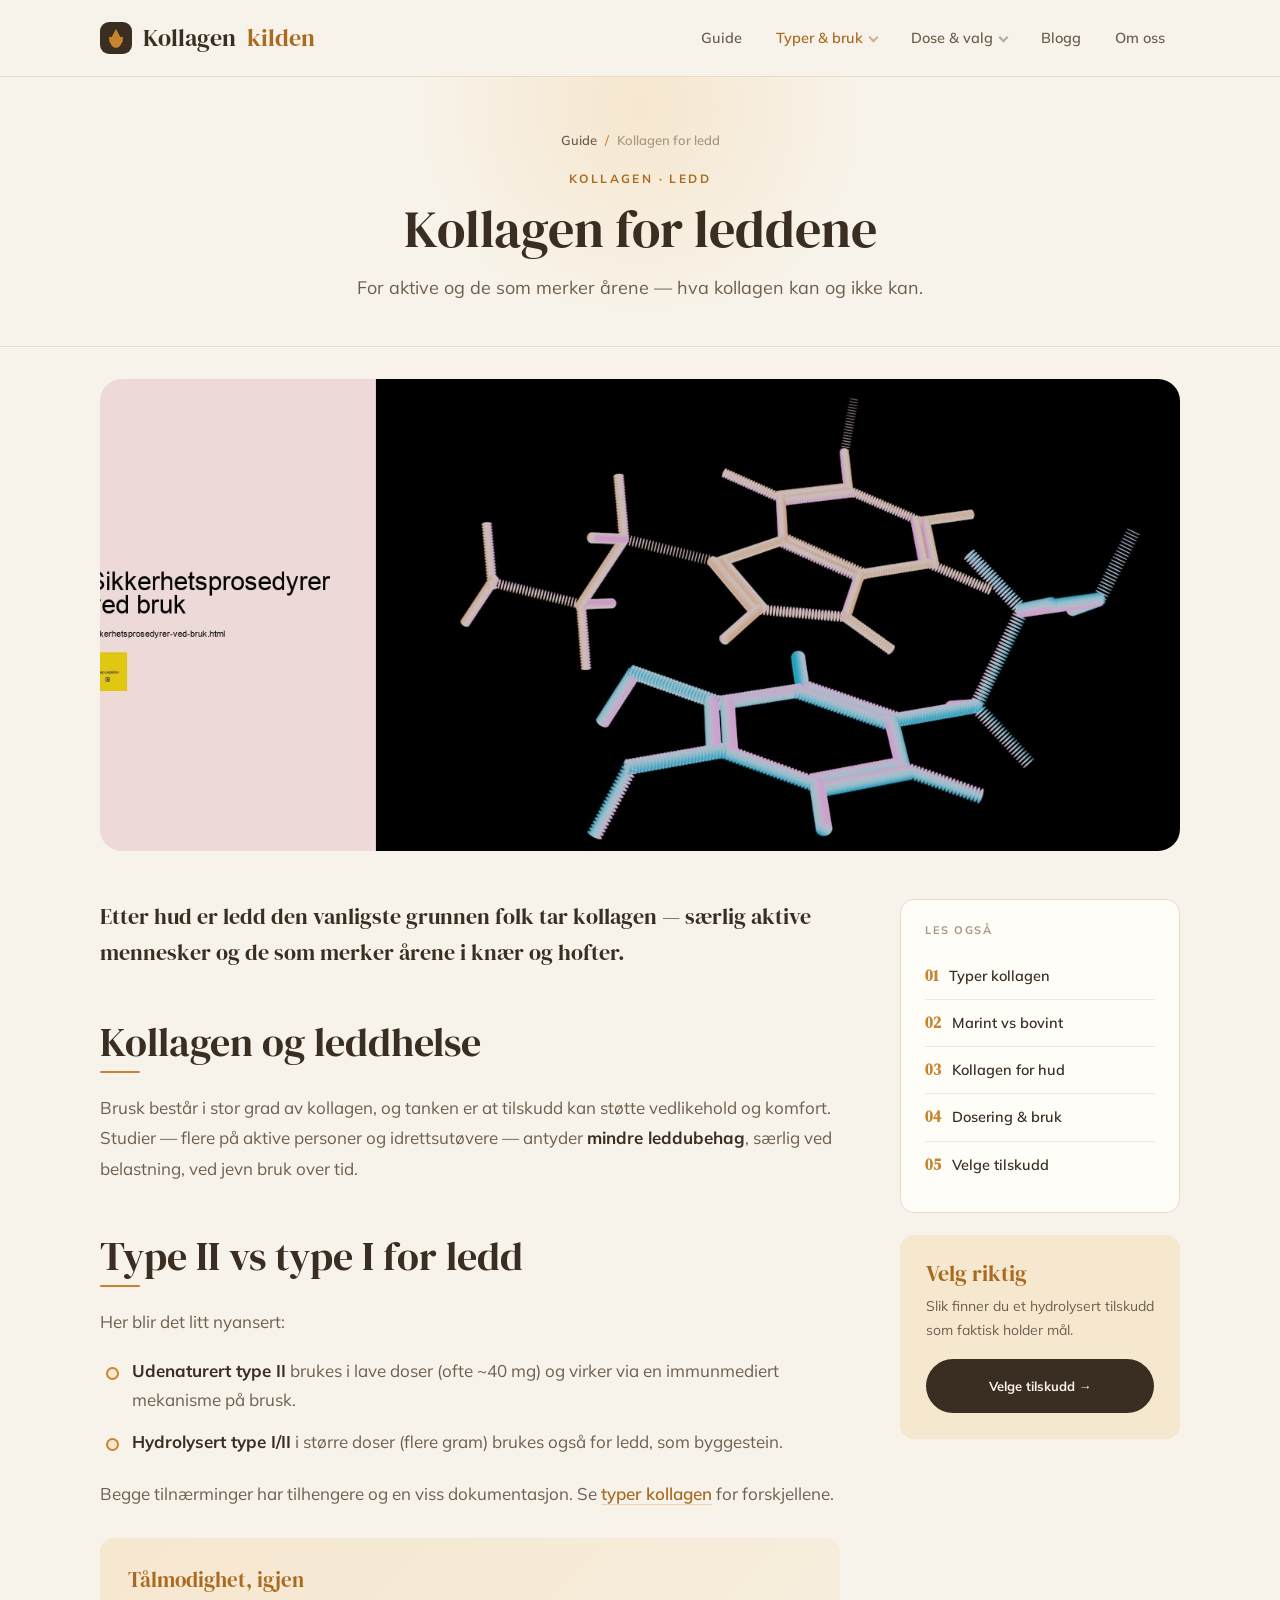
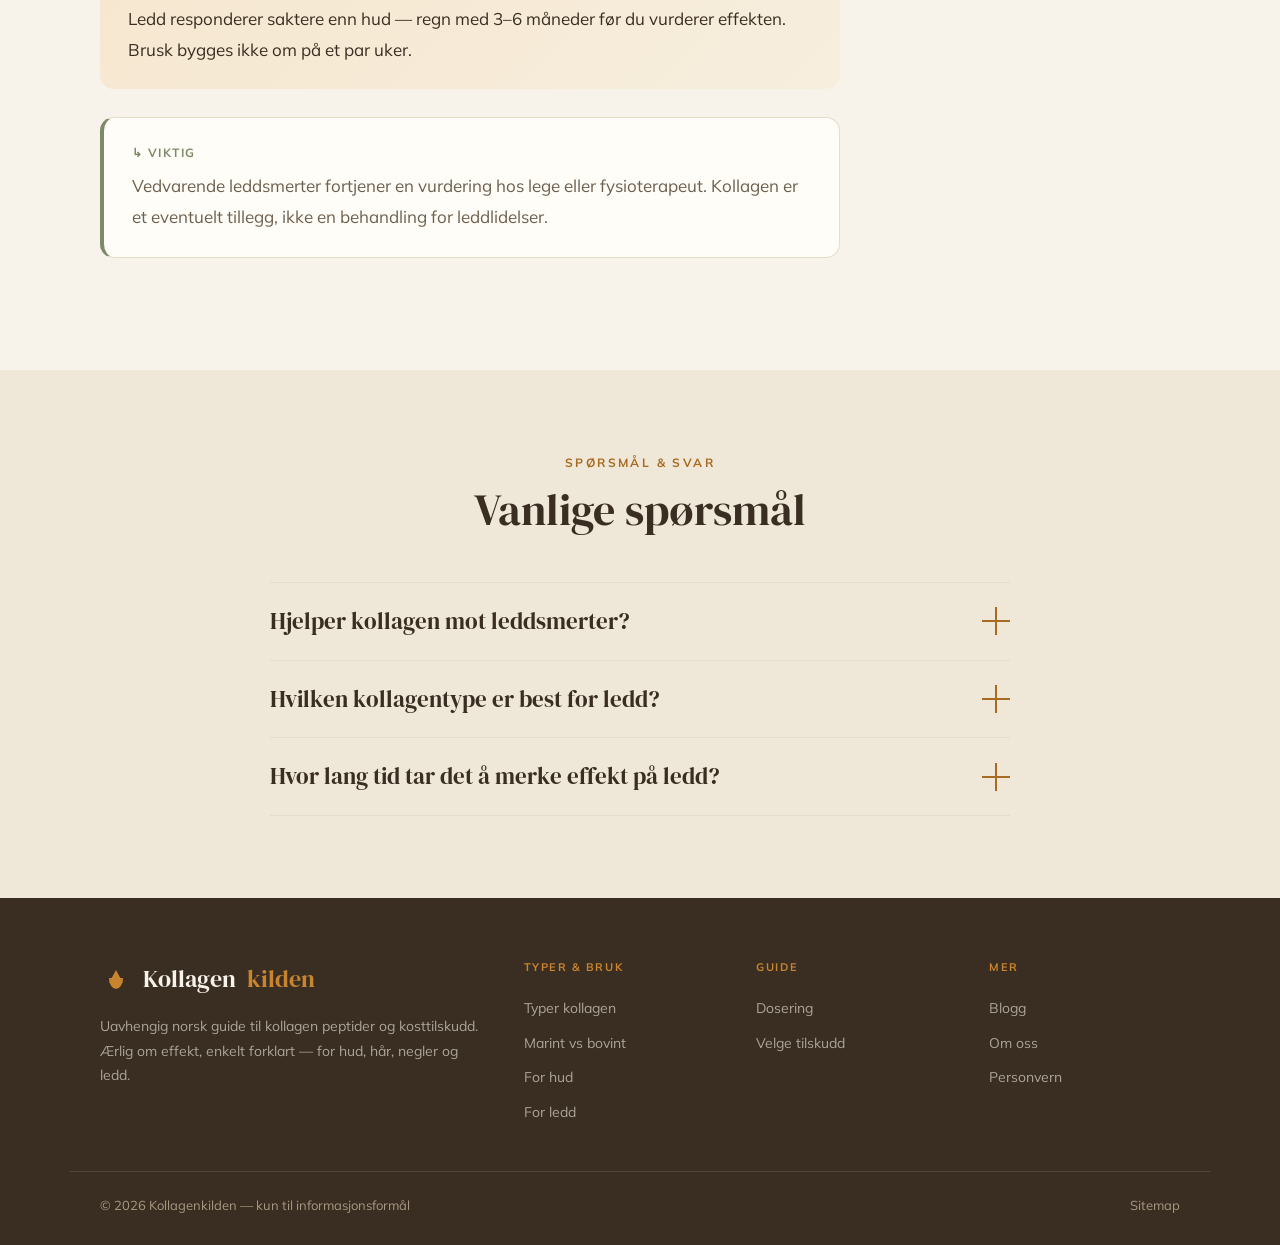
<file: kollagen-ledd.html>
<!DOCTYPE html>
<html lang="no"><head>
<meta charset="utf-8"><meta name="viewport" content="width=device-width, initial-scale=1.0">
<title>Kollagen for Ledd: Hjelper Det Mot Leddplager? (2026)</title><meta name="title" content="Kollagen for Ledd: Hjelper Det Mot Leddplager? (2026)"><meta name="description" content="Kollagen for ledd forklart: hva forskningen antyder om leddkomfort, forskjellen på type II og hydrolysert type I, dosering og tidshorisont.">
<meta name="robots" content="index, follow"><meta name="googlebot" content="index, follow, max-snippet:-1, max-image-preview:large, max-video-preview:-1">
<link rel="canonical" href="kollagen-ledd.html">
<link rel="icon" type="image/svg+xml" href="favicon.svg">
<link rel="icon" type="image/png" sizes="32x32" href="favicon-32.png">
<link rel="apple-touch-icon" href="favicon.png">
<link rel="preconnect" href="https://fonts.googleapis.com"><link rel="preconnect" href="https://fonts.gstatic.com" crossorigin>
<link rel="stylesheet" href="https://fonts.googleapis.com/css2?family=DM+Serif+Display:ital@0;1&family=Mulish:wght@400;500;600;700;800&display=swap">
<style>
/* ============================================
   KOLLAGEN PEPTIDER — Site #6
   Warm wellness. Honey/amber + cream + warm brown,
   soft sage accent. DM Serif Display + Mulish.
   ============================================ */
:root{
  --cream:#f8f3ea;
  --cream-2:#efe7d7;
  --surface:#fffdf7;
  --ink:#3a2e22;
  --ink-2:#6d5f4f;
  --ink-3:#a89882;
  --line:#e6dcc8;
  --line-2:#f0e9da;
  --honey:#c9842f;
  --honey-dark:#a96b21;
  --honey-soft:#f6e7cf;
  --honey-soft-2:#eed3a8;
  --sage:#7d8a6a;
  --sage-soft:#e7ece0;
  --r-sm:6px;
  --r:14px;
  --r-lg:22px;
  --disp:'DM Serif Display',Georgia,serif;
  --body:'Mulish',-apple-system,sans-serif;
  --maxw:1140px;
}
*{box-sizing:border-box;margin:0;padding:0}
html{scroll-behavior:smooth;-webkit-text-size-adjust:100%}
body{background:var(--cream);color:var(--ink);font-family:var(--body);font-size:17px;line-height:1.75;font-weight:400;-webkit-font-smoothing:antialiased}
::selection{background:var(--honey);color:#fff}
a{color:var(--honey-dark);text-decoration:none}
a:hover{color:var(--ink)}
h1,h2,h3,h4{font-family:var(--disp);font-weight:400;line-height:1.12;color:var(--ink)}
img{max-width:100%;display:block}
.wrap{max-width:var(--maxw);margin:0 auto;padding:0 30px}
.eyebrow{font-family:var(--body);font-weight:700;font-size:12px;text-transform:uppercase;letter-spacing:.2em;color:var(--honey-dark)}
.rule{width:40px;height:2px;background:var(--honey);border-radius:2px;margin:16px 0}
.rule.c{margin:16px auto}

/* topbar */
.topbar{position:sticky;top:0;z-index:1000;background:rgba(248,243,234,.9);backdrop-filter:blur(10px);border-bottom:1px solid var(--line)}
.topbar-inner{max-width:var(--maxw);margin:0 auto;padding:0 30px;height:76px;display:flex;align-items:center;justify-content:space-between}
.brand{display:flex;align-items:center;gap:11px;font-family:var(--disp);font-size:24px;color:var(--ink)}
.brand .mk{width:32px;height:32px;border-radius:9px;background:var(--ink);position:relative;flex-shrink:0}
.brand .mk::before{content:'';position:absolute;left:50%;top:7px;transform:translateX(-50%);width:0;height:0;border-left:7px solid transparent;border-right:7px solid transparent;border-bottom:13px solid var(--honey)}
.brand .mk::after{content:'';position:absolute;left:50%;bottom:6px;transform:translateX(-50%);width:14px;height:11px;border-radius:0 0 50% 50%/0 0 100% 100%;background:var(--honey)}
.brand b{color:var(--honey-dark);font-weight:400}
.nav{display:flex;align-items:center;gap:4px;list-style:none}
.nav>li{position:relative}
.nav>li>a{display:block;padding:9px 15px;font-family:var(--body);font-weight:600;font-size:14.5px;color:var(--ink-2);border-radius:var(--r-sm);transition:all .15s}
.nav>li>a:hover{color:var(--honey-dark)}
.nav a.current{color:var(--honey-dark)}
.has-menu>a::after{content:'';display:inline-block;width:5px;height:5px;margin-left:7px;border-right:2px solid currentColor;border-bottom:2px solid currentColor;transform:translateY(-2px) rotate(45deg);opacity:.5}
.menu{position:absolute;top:calc(100% + 9px);left:0;min-width:255px;background:var(--surface);border:1px solid var(--line);border-radius:var(--r);padding:9px;opacity:0;visibility:hidden;transform:translateY(-6px);transition:all .16s;box-shadow:0 20px 46px -18px rgba(58,46,34,.3)}
.has-menu:hover .menu,.has-menu:focus-within .menu{opacity:1;visibility:visible;transform:translateY(0)}
.menu a{display:flex;gap:11px;padding:11px 13px;font-size:14.5px;color:var(--ink-2);border-radius:var(--r-sm)}
.menu a:hover{background:var(--honey-soft);color:var(--honey-dark)}
.menu a .n{font-family:var(--disp);font-size:15px;color:var(--honey)}
.btn{display:inline-flex;align-items:center;gap:9px;font-family:var(--body);font-weight:700;font-size:14.5px;padding:14px 28px;border:2px solid transparent;cursor:pointer;transition:all .18s;border-radius:999px}
.btn-solid{background:var(--honey);color:#fff}
.btn-solid:hover{background:var(--honey-dark);color:#fff}
.btn-ink{background:var(--ink);color:var(--cream)}
.btn-ink:hover{background:#4d3e2e;color:var(--cream)}
.btn-line{background:transparent;color:var(--ink);border-color:var(--ink)}
.btn-line:hover{background:var(--ink);color:var(--cream)}
.btn .arr{transition:transform .18s}.btn:hover .arr{transform:translateX(3px)}
.burger{display:none;width:44px;height:44px;border:1px solid var(--line);background:var(--surface);cursor:pointer;flex-direction:column;align-items:center;justify-content:center;gap:4px;border-radius:var(--r-sm)}
.burger span{width:18px;height:2px;background:var(--ink)}
.mnav{display:none}

/* hero */
.hero{position:relative;overflow:hidden;padding:78px 0 88px}
.hero::before{content:'';position:absolute;top:-15%;right:-10%;width:560px;height:560px;border-radius:50%;background:radial-gradient(circle,var(--honey-soft),transparent 62%);pointer-events:none}
.hero-grid{position:relative;max-width:var(--maxw);margin:0 auto;padding:0 30px;display:grid;grid-template-columns:1.05fr .95fr;gap:56px;align-items:center}
.hero .eyebrow{display:block;margin-bottom:20px}
.hero h1{font-size:clamp(42px,6vw,72px);line-height:1.02;letter-spacing:-0.01em}
.hero h1 em{font-style:italic;color:var(--honey-dark)}
.hero-lede{font-size:19px;line-height:1.7;color:var(--ink-2);max-width:33em;margin:22px 0 32px}
.hero-actions{display:flex;gap:14px;flex-wrap:wrap}
.hero-media{position:relative}
.hero-media .frame{border-radius:50% 50% 50% 50%/56% 56% 44% 44%;overflow:hidden;aspect-ratio:1/1;box-shadow:0 36px 70px -28px rgba(58,46,34,.4)}
.hero-media .frame img{width:100%;height:100%;object-fit:cover}
.hero-media .pill{position:absolute;background:var(--surface);border:1px solid var(--line);border-radius:999px;padding:11px 20px;display:flex;align-items:center;gap:9px;box-shadow:0 14px 34px -14px rgba(58,46,34,.3);font-weight:700;font-size:14px}
.hero-media .pill.one{top:18px;left:-10px}
.hero-media .pill.two{bottom:30px;right:-14px}
.hero-media .pill .d{width:9px;height:9px;border-radius:50%;background:var(--honey)}
.hero-media .pill.two .d{background:var(--sage)}

/* benefit strip */
.benefits{background:var(--ink);color:var(--cream)}
.benefits-inner{max-width:var(--maxw);margin:0 auto;padding:0 30px;display:grid;grid-template-columns:repeat(4,1fr)}
.benefits .b{padding:28px 22px;border-right:1px solid rgba(255,255,255,.1);text-align:center}
.benefits .b:last-child{border-right:0}
.benefits .ic{font-size:24px;margin-bottom:8px}
.benefits .t{font-family:var(--disp);font-size:19px;color:var(--honey-soft)}
.benefits .s{font-size:12.5px;color:rgba(248,243,234,.66);margin-top:4px}

/* pillar */
.pillar{padding:76px 0 88px}
.pillar-grid{max-width:var(--maxw);margin:0 auto;padding:0 30px;display:grid;grid-template-columns:230px 1fr;gap:58px;align-items:start}
.toc{position:sticky;top:98px}
.toc h4{font-family:var(--body);font-weight:700;font-size:11px;text-transform:uppercase;letter-spacing:.16em;color:var(--ink-3);margin-bottom:16px}
.toc ol{list-style:none;counter-reset:t}
.toc li{counter-increment:t;margin-bottom:3px}
.toc a{display:flex;gap:11px;padding:6px 0;font-size:13.5px;color:var(--ink-2);line-height:1.4;border:0}
.toc a::before{content:counter(t,decimal-leading-zero);font-family:var(--disp);font-size:13px;color:var(--honey);flex-shrink:0}
.toc a:hover{color:var(--honey-dark)}

.prose{max-width:740px}
.prose .lead{font-size:22px;line-height:1.6;color:var(--ink);margin-bottom:28px;font-family:var(--disp)}
.prose .lead em{font-style:italic;color:var(--honey-dark)}
.prose h2{font-size:clamp(28px,3.6vw,40px);margin:50px 0 6px}
.prose h2 + .rule{margin-top:6px;margin-bottom:20px}
.prose h3{font-size:24px;margin:30px 0 10px;color:var(--ink)}
.prose p{color:var(--ink-2);margin-bottom:18px;font-size:17px;line-height:1.8}
.prose a{color:var(--honey-dark);font-weight:600;border-bottom:1px solid var(--honey-soft-2)}
.prose a:hover{border-bottom-color:var(--honey-dark)}
.prose strong{color:var(--ink);font-weight:700}
.prose em{font-style:italic}
.prose ul,.prose ol{margin:0 0 22px;padding-left:2px;list-style:none}
.prose li{position:relative;padding-left:30px;margin-bottom:12px;color:var(--ink-2)}
.prose ul li::before{content:'';position:absolute;left:4px;top:11px;width:9px;height:9px;border-radius:50%;background:var(--honey-soft);border:2px solid var(--honey)}
.prose ol{counter-reset:li}.prose ol li{counter-increment:li}
.prose ol li::before{content:counter(li);position:absolute;left:0;top:1px;width:22px;height:22px;border-radius:50%;background:var(--honey-soft);color:var(--honey-dark);font-family:var(--disp);font-size:13px;display:flex;align-items:center;justify-content:center}

.note{background:var(--surface);border:1px solid var(--line);border-radius:var(--r);padding:24px 28px;margin:28px 0;border-left:4px solid var(--honey)}
.note .h{font-family:var(--body);font-weight:700;font-size:12px;text-transform:uppercase;letter-spacing:.12em;color:var(--honey-dark);margin-bottom:8px}
.note p{margin:0;color:var(--ink-2)}
.note.sage{border-left-color:var(--sage)}
.note.sage .h{color:var(--sage)}
.tip{background:linear-gradient(135deg,var(--honey-soft),#f7eede);border-radius:var(--r);padding:24px 28px;margin:28px 0}
.tip .h{font-family:var(--disp);font-size:21px;color:var(--honey-dark);margin-bottom:6px}
.tip p{margin:0;color:var(--ink)}

.figure{margin:32px 0}.figure img{border-radius:var(--r);width:100%}
.figure figcaption{margin-top:11px;font-family:var(--disp);font-size:16px;color:var(--ink-3);text-align:center}

.tablewrap{overflow-x:auto;margin:28px 0;border:1px solid var(--line);border-radius:var(--r)}
.ctable{width:100%;border-collapse:collapse;font-size:15px}
.ctable thead th{background:var(--ink);color:var(--cream);font-family:var(--body);font-weight:700;font-size:12px;text-transform:uppercase;letter-spacing:.06em;text-align:left;padding:13px 16px}
.ctable tbody td{padding:13px 16px;border-bottom:1px solid var(--line-2);color:var(--ink-2);vertical-align:top}
.ctable tbody tr:last-child td{border-bottom:0}
.ctable tbody tr:nth-child(even){background:var(--cream)}
.ctable .it{font-family:var(--disp);font-size:17px;color:var(--ink)}

/* cards */
.cards{display:grid;grid-template-columns:repeat(3,1fr);gap:24px}
.card{background:var(--surface);border:1px solid var(--line);border-radius:var(--r);overflow:hidden;display:flex;flex-direction:column;transition:all .25s}
.card:hover{transform:translateY(-5px);box-shadow:0 28px 56px -26px rgba(58,46,34,.34)}
.card .ph{aspect-ratio:16/11;overflow:hidden}.card .ph img{width:100%;height:100%;object-fit:cover;transition:transform .6s}.card:hover .ph img{transform:scale(1.06)}
.card .bd{padding:24px;display:flex;flex-direction:column;flex:1}
.card .kick{font-family:var(--body);font-weight:700;font-size:11px;text-transform:uppercase;letter-spacing:.14em;color:var(--honey-dark);margin-bottom:10px}
.card h3{font-size:23px;margin-bottom:8px;line-height:1.15}.card h3 a{color:var(--ink);border:0}.card h3 a:hover{color:var(--honey-dark)}
.card p{font-size:14.5px;color:var(--ink-2);margin-bottom:15px;flex:1}
.card .go{font-family:var(--body);font-weight:700;font-size:12.5px;text-transform:uppercase;letter-spacing:.08em;color:var(--honey-dark)}
.sec-head{max-width:640px;margin:0 auto 48px;text-align:center}
.sec-head .eyebrow{display:block;margin-bottom:12px}
.sec-head h2{font-size:clamp(30px,4vw,44px)}
.sec-head p{margin-top:12px;color:var(--ink-2);font-size:18px}

/* faq */
.faq{padding:82px 0;background:var(--cream-2)}
.faq-wrap{max-width:800px;margin:0 auto;padding:0 30px}
.faq-list{margin-top:40px}
.faq-item{border-bottom:1px solid var(--line)}
.faq-item:first-child{border-top:1px solid var(--line)}
.faq-q{width:100%;background:none;border:0;text-align:left;cursor:pointer;padding:24px 0;display:flex;align-items:center;gap:20px;font-family:var(--disp);font-size:23px;color:var(--ink)}
.faq-q .q{flex:1;line-height:1.25}
.faq-q .pm{width:28px;height:28px;flex-shrink:0;position:relative}
.faq-q .pm::before,.faq-q .pm::after{content:'';position:absolute;background:var(--honey-dark);transition:transform .25s}
.faq-q .pm::before{left:0;right:0;top:13px;height:2px}
.faq-q .pm::after{top:0;bottom:0;left:13px;width:2px}
.faq-item.open .pm::after{transform:scaleY(0)}
.faq-a{max-height:0;overflow:hidden;transition:max-height .3s ease}
.faq-item.open .faq-a{max-height:420px}
.faq-a-in{padding:0 48px 26px 0;color:var(--ink-2);font-size:16px;line-height:1.8}

/* cta */
.cta{padding:44px 0 92px}
.cta-inner{max-width:var(--maxw);margin:0 auto;padding:60px 48px;background:var(--ink);border-radius:var(--r-lg);text-align:center;color:var(--cream);position:relative;overflow:hidden}
.cta-inner::before{content:'';position:absolute;top:-30%;left:50%;transform:translateX(-50%);width:480px;height:480px;border-radius:50%;background:radial-gradient(circle,rgba(201,132,47,.4),transparent 60%)}
.cta-inner h2{position:relative;color:var(--cream);font-size:clamp(30px,3.8vw,46px);margin-bottom:12px}
.cta-inner p{position:relative;color:rgba(248,243,234,.76);font-size:18px;max-width:30em;margin:0 auto 28px}
.cta-inner .btn{position:relative;background:var(--honey);color:#fff}
.cta-inner .btn:hover{background:var(--cream);color:var(--ink)}

/* footer */
footer{background:var(--ink);color:rgba(248,243,234,.6);padding:60px 0 28px}
.foot-grid{max-width:var(--maxw);margin:0 auto;padding:0 30px;display:grid;grid-template-columns:2fr 1fr 1fr 1fr;gap:42px}
.foot-brand .brand{color:var(--cream);margin-bottom:14px}.foot-brand .brand b{color:var(--honey)}
.foot-brand p{font-size:14px;max-width:30em}
.foot-col h5{font-family:var(--body);font-weight:700;font-size:11px;text-transform:uppercase;letter-spacing:.14em;color:var(--honey);margin-bottom:14px}
.foot-col a{display:block;color:rgba(248,243,234,.6);font-size:14px;padding:5px 0}
.foot-col a:hover{color:var(--cream)}
.foot-bottom{max-width:var(--maxw);margin:42px auto 0;padding:22px 30px 0;border-top:1px solid rgba(248,243,234,.12);display:flex;justify-content:space-between;gap:16px;flex-wrap:wrap;font-size:13px;color:var(--ink-3)}
.foot-bottom a{color:var(--ink-3)}.foot-bottom a:hover{color:var(--honey)}

/* interior */
.pagehead{padding:52px 0 42px;text-align:center;position:relative;overflow:hidden;border-bottom:1px solid var(--line)}
.pagehead::before{content:'';position:absolute;top:-170px;left:50%;transform:translateX(-50%);width:620px;height:400px;border-radius:50%;background:radial-gradient(circle,var(--honey-soft),transparent 62%);pointer-events:none}
.crumbs{position:relative;font-size:13px;color:var(--ink-3);margin-bottom:16px;font-weight:600}
.crumbs a{color:var(--ink-2)}.crumbs .sep{margin:0 8px;color:var(--honey)}
.pagehead .eyebrow{position:relative;display:block;margin-bottom:13px}
.pagehead h1{position:relative;font-size:clamp(32px,4.6vw,52px);max-width:16em;margin:0 auto;line-height:1.05}
.pagehead h1 em{font-style:italic;color:var(--honey-dark)}
.pagehead .sub{position:relative;margin-top:16px;font-size:18px;color:var(--ink-2);max-width:38em;margin-left:auto;margin-right:auto}
.doc-hero{max-width:var(--maxw);margin:32px auto 0;padding:0 30px}
.doc-hero img{width:100%;border-radius:var(--r-lg);aspect-ratio:16/7;object-fit:cover}
.doc{padding:48px 0 84px}
.doc-grid{max-width:var(--maxw);margin:0 auto;padding:0 30px;display:grid;grid-template-columns:1fr 280px;gap:56px;align-items:start}
.side{position:sticky;top:98px;display:flex;flex-direction:column;gap:22px}
.side-card{background:var(--surface);border:1px solid var(--line);border-radius:var(--r);padding:24px}
.side-card h4{font-family:var(--body);font-weight:700;font-size:11px;text-transform:uppercase;letter-spacing:.14em;color:var(--ink-3);margin-bottom:16px}
.side-list{list-style:none}
.side-list a{display:flex;gap:11px;padding:10px 0;font-size:14.5px;color:var(--ink);border:0;border-top:1px solid var(--line-2);font-weight:600}
.side-list li:first-child a{border-top:0}.side-list a:hover{color:var(--honey-dark)}
.side-list a .n{font-family:var(--disp);font-size:15px;color:var(--honey);flex-shrink:0}
.side-cta{background:var(--honey-soft);border-radius:var(--r);padding:26px}
.side-cta h4{font-family:var(--disp);font-size:22px;color:var(--honey-dark);margin-bottom:8px}
.side-cta p{font-size:14px;color:var(--ink-2);margin-bottom:16px}
.side-cta .btn{width:100%;justify-content:center;font-size:13px;background:var(--ink);color:var(--cream)}

@media(max-width:980px){
  .hero-grid,.pillar-grid,.doc-grid{grid-template-columns:1fr;gap:42px}
  .hero-media{max-width:380px;margin:0 auto}
  .toc,.side{position:static}.toc{display:none}
  .cards{grid-template-columns:1fr 1fr}
  .benefits-inner{grid-template-columns:1fr 1fr}
  .benefits .b:nth-child(2){border-right:0}
}
@media(max-width:760px){
  .nav{display:none}.burger{display:flex}
  .cards{grid-template-columns:1fr}
  .benefits-inner{grid-template-columns:1fr}
  .benefits .b{border-right:0;border-bottom:1px solid rgba(255,255,255,.1)}
  .foot-grid{grid-template-columns:1fr 1fr}
  .cta-inner{padding:44px 26px}
  .hero-media .pill{display:none}
  .faq-a-in{padding-right:0}
  .mnav{position:fixed;inset:0;background:var(--cream);z-index:2000;padding:82px 30px 32px;overflow-y:auto;display:none}
  .mnav.open{display:block}
  .mnav a{display:block;font-family:var(--disp);font-size:25px;padding:14px 0;border-bottom:1px solid var(--line);color:var(--ink)}
  .mnav-x{position:absolute;top:20px;right:26px;width:44px;height:44px;border:1px solid var(--ink);background:transparent;font-size:22px;cursor:pointer;color:var(--ink);border-radius:var(--r-sm)}
}

</style>
</head><body>
<header class="topbar"><div class="topbar-inner">
<a href="index.html" class="brand"><span class="mk"></span>Kollagen<b>kilden</b></a>
<nav><ul class="nav">
<li><a href="index.html">Guide</a></li>
<li class="has-menu"><a href="index.html#typer" class="current">Typer &amp; bruk</a><div class="menu"><a href="typer-kollagen.html"><span class="n">·</span> Typer kollagen (I, II, III)</a>
<a href="marint-vs-bovint.html"><span class="n">·</span> Marint vs bovint</a>
<a href="kollagen-hud.html"><span class="n">·</span> Kollagen for hud</a>
<a href="kollagen-ledd.html"><span class="n">·</span> Kollagen for ledd</a>
</div></li>
<li class="has-menu"><a href="dosering-kollagen.html">Dose &amp; valg</a><div class="menu"><a href="dosering-kollagen.html"><span class="n">·</span> Dosering &amp; bruk</a>
<a href="velge-kollagentilskudd.html"><span class="n">·</span> Velge tilskudd</a>
</div></li>
<li><a href="blogg.html">Blogg</a></li>
<li><a href="om-oss.html">Om oss</a></li>
</ul></nav>
<button class="burger" onclick="toggleNav()" aria-label="Meny"><span></span><span></span><span></span></button>
</div></header>
<div class="mnav" id="mnav"><button class="mnav-x" onclick="toggleNav()">✕</button>
<a href="index.html">Guide</a><a href="typer-kollagen.html">Typer kollagen</a><a href="marint-vs-bovint.html">Marint vs bovint</a><a href="kollagen-hud.html">Kollagen for hud</a><a href="kollagen-ledd.html">Kollagen for ledd</a><a href="dosering-kollagen.html">Dosering</a><a href="velge-kollagentilskudd.html">Velge tilskudd</a><a href="blogg.html">Blogg</a><a href="om-oss.html">Om oss</a></div>
<div class="pagehead"><div class="wrap"><div class="crumbs"><a href="index.html">Guide</a><span class="sep">/</span><span>Kollagen for ledd</span></div>
<span class="eyebrow">Kollagen · ledd</span><h1>Kollagen for leddene</h1><p class="sub">For aktive og de som merker årene — hva kollagen kan og ikke kan.</p></div></div>
<div class="doc-hero"><img src="img/sikkerhetsprosedyrer.jpg" alt="Kollagen for leddene" loading="lazy"></div>
<div class="doc"><div class="doc-grid">
<article class="prose">
<p class="lead">Etter hud er ledd den vanligste grunnen folk tar kollagen — særlig aktive mennesker og de som merker årene i knær og hofter.</p>
<h2>Kollagen og leddhelse</h2><div class="rule"></div>
<p>Brusk består i stor grad av kollagen, og tanken er at tilskudd kan støtte vedlikehold og komfort. Studier — flere på aktive personer og idrettsutøvere — antyder <strong>mindre leddubehag</strong>, særlig ved belastning, ved jevn bruk over tid.</p>
<h2>Type II vs type I for ledd</h2><div class="rule"></div>
<p>Her blir det litt nyansert:</p>
<ul>
<li><strong>Udenaturert type II</strong> brukes i lave doser (ofte ~40 mg) og virker via en immunmediert mekanisme på brusk.</li>
<li><strong>Hydrolysert type I/II</strong> i større doser (flere gram) brukes også for ledd, som byggestein.</li>
</ul>
<p>Begge tilnærminger har tilhengere og en viss dokumentasjon. Se <a href="typer-kollagen.html">typer kollagen</a> for forskjellene.</p>
<div class="tip"><div class="h">Tålmodighet, igjen</div><p>Ledd responderer saktere enn hud — regn med 3–6 måneder før du vurderer effekten. Brusk bygges ikke om på et par uker.</p></div>
<div class="note sage"><div class="h">↳ Viktig</div><p>Vedvarende leddsmerter fortjener en vurdering hos lege eller fysioterapeut. Kollagen er et eventuelt tillegg, ikke en behandling for leddlidelser.</p></div>
</article>
<aside class="side"><div class="side-card"><h4>Les også</h4><ul class="side-list"><li><a href="typer-kollagen.html"><span class="n">01</span> Typer kollagen</a></li>
<li><a href="marint-vs-bovint.html"><span class="n">02</span> Marint vs bovint</a></li>
<li><a href="kollagen-hud.html"><span class="n">03</span> Kollagen for hud</a></li>
<li><a href="dosering-kollagen.html"><span class="n">04</span> Dosering & bruk</a></li>
<li><a href="velge-kollagentilskudd.html"><span class="n">05</span> Velge tilskudd</a></li>
</ul></div>
<div class="side-cta"><h4>Velg riktig</h4><p>Slik finner du et hydrolysert tilskudd som faktisk holder mål.</p><a href="velge-kollagentilskudd.html" class="btn">Velge tilskudd →</a></div></aside>
</div></div>
<section class="faq"><div class="faq-wrap"><div class="sec-head"><span class="eyebrow">Spørsmål &amp; svar</span><h2>Vanlige spørsmål</h2></div>
<div class="faq-list"><div class="faq-item"><button class="faq-q"><span class="q">Hjelper kollagen mot leddsmerter?</span><span class="pm"></span></button><div class="faq-a"><div class="faq-a-in">Studier, flere på aktive personer, antyder mindre leddubehag ved belastning ved jevn bruk. Effekten er moderat og krever flere måneder. Vedvarende smerter bør vurderes av lege.</div></div></div>
<div class="faq-item"><button class="faq-q"><span class="q">Hvilken kollagentype er best for ledd?</span><span class="pm"></span></button><div class="faq-a"><div class="faq-a-in">Type II (ofte i udenaturert form, lav dose) brukes spesifikt for ledd. Hydrolysert type I/II i større doser brukes også. Begge har tilhengere.</div></div></div>
<div class="faq-item"><button class="faq-q"><span class="q">Hvor lang tid tar det å merke effekt på ledd?</span><span class="pm"></span></button><div class="faq-a"><div class="faq-a-in">Typisk 3–6 måneder. Ledd og brusk responderer saktere enn hud, så tålmodighet er nødvendig.</div></div></div>
</div></div></section>
<footer><div class="foot-grid">
<div class="foot-brand"><a href="index.html" class="brand"><span class="mk"></span>Kollagen<b>kilden</b></a><p>Uavhengig norsk guide til kollagen peptider og kosttilskudd. Ærlig om effekt, enkelt forklart — for hud, hår, negler og ledd.</p></div>
<div class="foot-col"><h5>Typer &amp; bruk</h5><a href="typer-kollagen.html">Typer kollagen</a><a href="marint-vs-bovint.html">Marint vs bovint</a><a href="kollagen-hud.html">For hud</a><a href="kollagen-ledd.html">For ledd</a></div>
<div class="foot-col"><h5>Guide</h5><a href="dosering-kollagen.html">Dosering</a><a href="velge-kollagentilskudd.html">Velge tilskudd</a></div>
<div class="foot-col"><h5>Mer</h5><a href="blogg.html">Blogg</a><a href="om-oss.html">Om oss</a><a href="personvern.html">Personvern</a></div>
</div><div class="foot-bottom"><span>© 2026 Kollagenkilden — kun til informasjonsformål</span><a href="sitemap.html">Sitemap</a></div></footer>
<script>
function toggleNav(){var n=document.getElementById('mnav');n.classList.toggle('open');document.body.style.overflow=n.classList.contains('open')?'hidden':'';}
document.querySelectorAll('.faq-q').forEach(function(b){b.addEventListener('click',function(){var it=this.closest('.faq-item');var o=it.classList.contains('open');document.querySelectorAll('.faq-item').forEach(function(i){i.classList.remove('open');});if(!o)it.classList.add('open');});});
</script>
</body></html>
</file>
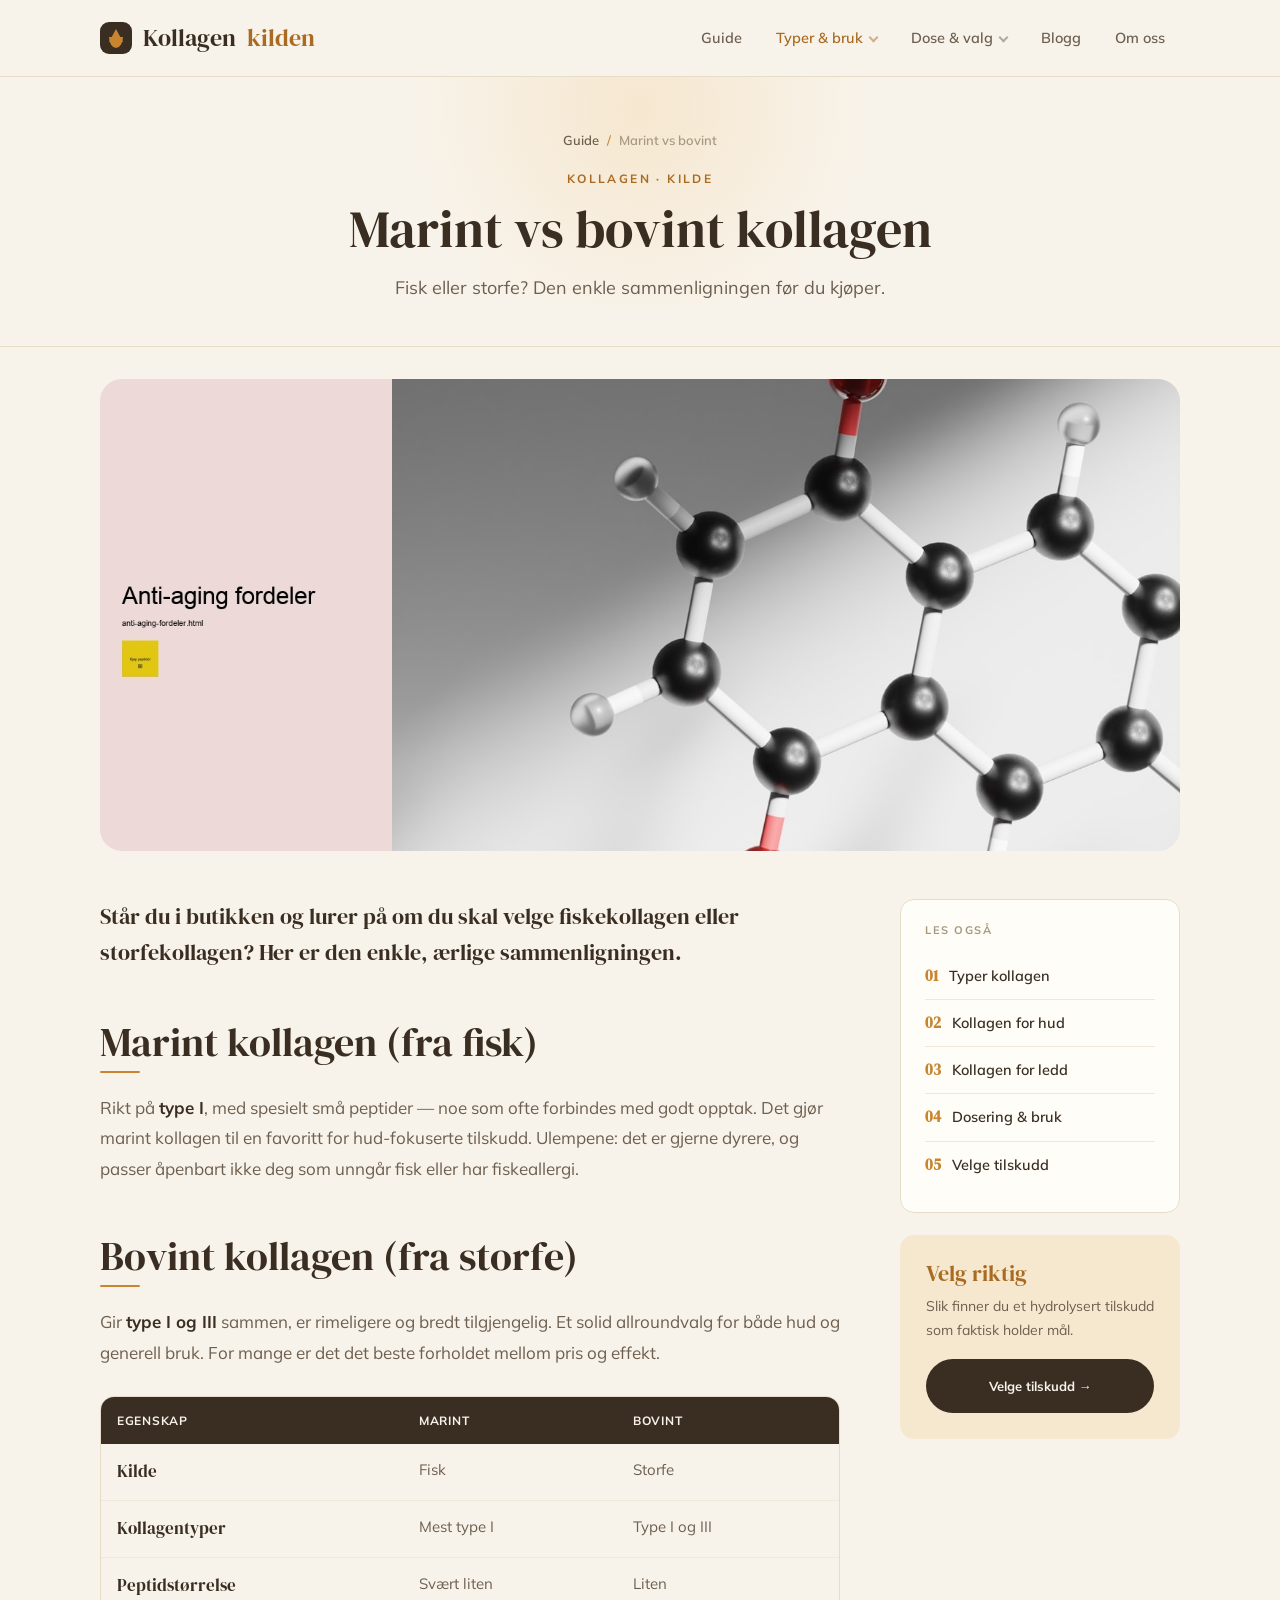
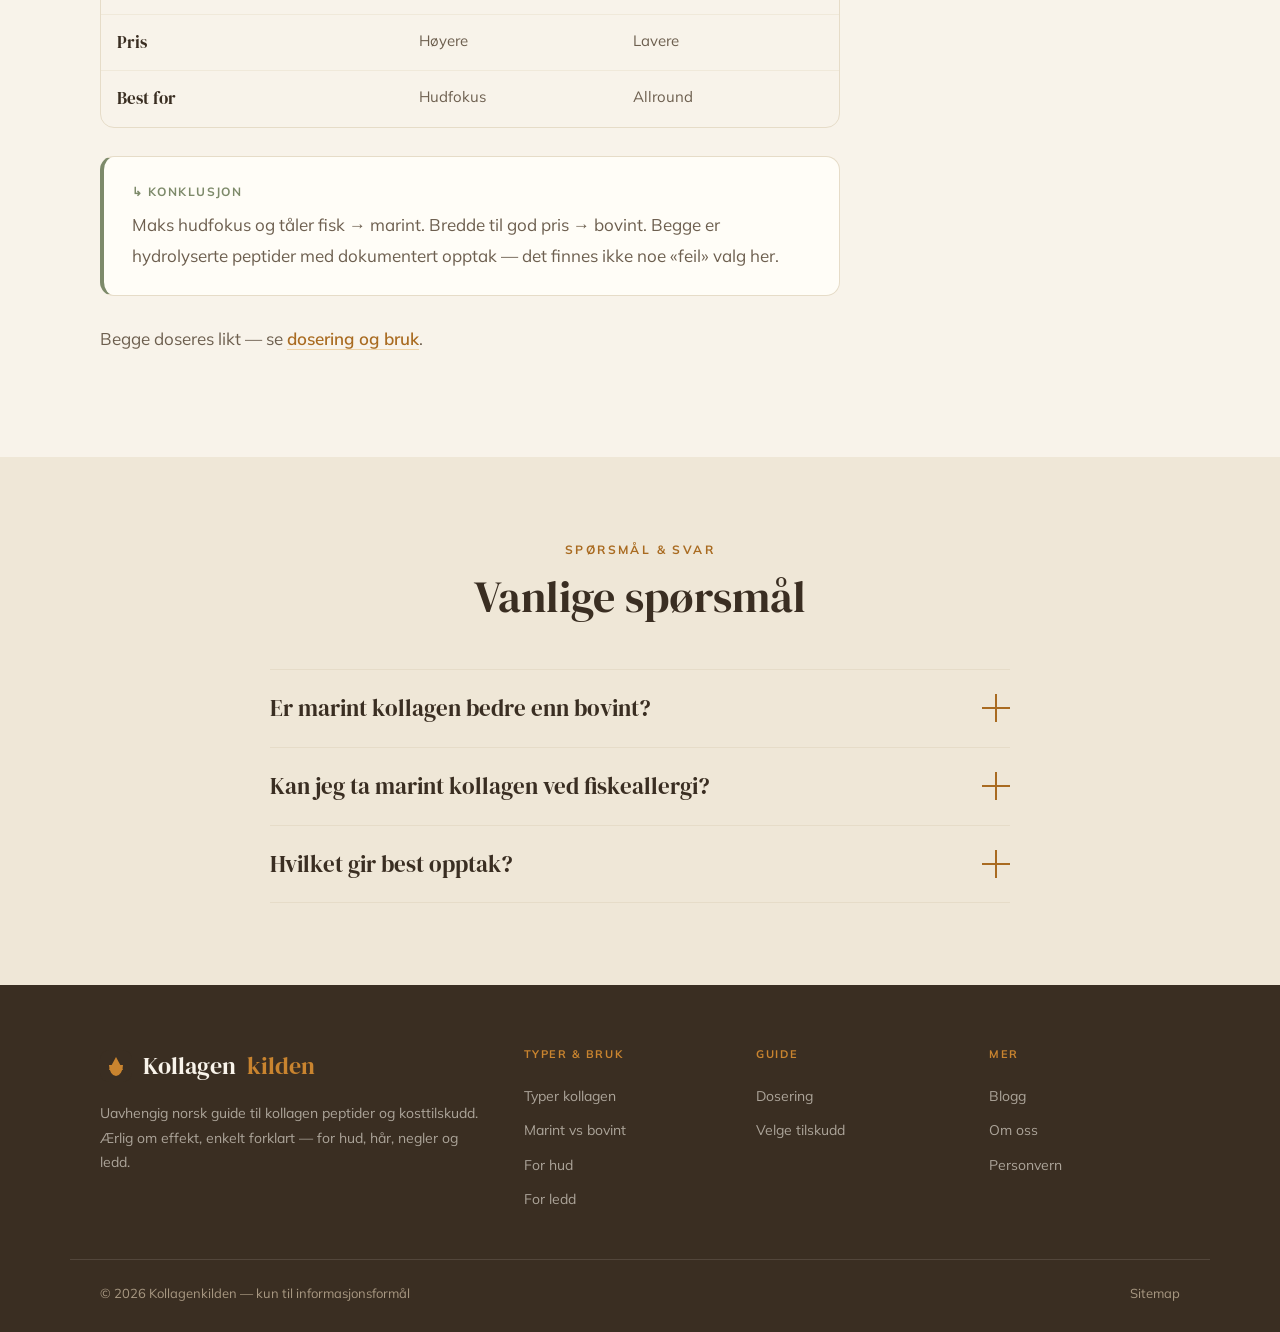
<file: marint-vs-bovint.html>
<!DOCTYPE html>
<html lang="no"><head>
<meta charset="utf-8"><meta name="viewport" content="width=device-width, initial-scale=1.0">
<title>Marint vs Bovint Kollagen: Hva Bør Du Velge? (2026)</title><meta name="title" content="Marint vs Bovint Kollagen: Hva Bør Du Velge? (2026)"><meta name="description" content="Marint vs bovint kollagen sammenlignet: kilde, kollagentyper, opptak, pris og hva som passer best for hud eller allround bruk.">
<meta name="robots" content="index, follow"><meta name="googlebot" content="index, follow, max-snippet:-1, max-image-preview:large, max-video-preview:-1">
<link rel="canonical" href="marint-vs-bovint.html">
<link rel="icon" type="image/svg+xml" href="favicon.svg">
<link rel="icon" type="image/png" sizes="32x32" href="favicon-32.png">
<link rel="apple-touch-icon" href="favicon.png">
<link rel="preconnect" href="https://fonts.googleapis.com"><link rel="preconnect" href="https://fonts.gstatic.com" crossorigin>
<link rel="stylesheet" href="https://fonts.googleapis.com/css2?family=DM+Serif+Display:ital@0;1&family=Mulish:wght@400;500;600;700;800&display=swap">
<style>
/* ============================================
   KOLLAGEN PEPTIDER — Site #6
   Warm wellness. Honey/amber + cream + warm brown,
   soft sage accent. DM Serif Display + Mulish.
   ============================================ */
:root{
  --cream:#f8f3ea;
  --cream-2:#efe7d7;
  --surface:#fffdf7;
  --ink:#3a2e22;
  --ink-2:#6d5f4f;
  --ink-3:#a89882;
  --line:#e6dcc8;
  --line-2:#f0e9da;
  --honey:#c9842f;
  --honey-dark:#a96b21;
  --honey-soft:#f6e7cf;
  --honey-soft-2:#eed3a8;
  --sage:#7d8a6a;
  --sage-soft:#e7ece0;
  --r-sm:6px;
  --r:14px;
  --r-lg:22px;
  --disp:'DM Serif Display',Georgia,serif;
  --body:'Mulish',-apple-system,sans-serif;
  --maxw:1140px;
}
*{box-sizing:border-box;margin:0;padding:0}
html{scroll-behavior:smooth;-webkit-text-size-adjust:100%}
body{background:var(--cream);color:var(--ink);font-family:var(--body);font-size:17px;line-height:1.75;font-weight:400;-webkit-font-smoothing:antialiased}
::selection{background:var(--honey);color:#fff}
a{color:var(--honey-dark);text-decoration:none}
a:hover{color:var(--ink)}
h1,h2,h3,h4{font-family:var(--disp);font-weight:400;line-height:1.12;color:var(--ink)}
img{max-width:100%;display:block}
.wrap{max-width:var(--maxw);margin:0 auto;padding:0 30px}
.eyebrow{font-family:var(--body);font-weight:700;font-size:12px;text-transform:uppercase;letter-spacing:.2em;color:var(--honey-dark)}
.rule{width:40px;height:2px;background:var(--honey);border-radius:2px;margin:16px 0}
.rule.c{margin:16px auto}

/* topbar */
.topbar{position:sticky;top:0;z-index:1000;background:rgba(248,243,234,.9);backdrop-filter:blur(10px);border-bottom:1px solid var(--line)}
.topbar-inner{max-width:var(--maxw);margin:0 auto;padding:0 30px;height:76px;display:flex;align-items:center;justify-content:space-between}
.brand{display:flex;align-items:center;gap:11px;font-family:var(--disp);font-size:24px;color:var(--ink)}
.brand .mk{width:32px;height:32px;border-radius:9px;background:var(--ink);position:relative;flex-shrink:0}
.brand .mk::before{content:'';position:absolute;left:50%;top:7px;transform:translateX(-50%);width:0;height:0;border-left:7px solid transparent;border-right:7px solid transparent;border-bottom:13px solid var(--honey)}
.brand .mk::after{content:'';position:absolute;left:50%;bottom:6px;transform:translateX(-50%);width:14px;height:11px;border-radius:0 0 50% 50%/0 0 100% 100%;background:var(--honey)}
.brand b{color:var(--honey-dark);font-weight:400}
.nav{display:flex;align-items:center;gap:4px;list-style:none}
.nav>li{position:relative}
.nav>li>a{display:block;padding:9px 15px;font-family:var(--body);font-weight:600;font-size:14.5px;color:var(--ink-2);border-radius:var(--r-sm);transition:all .15s}
.nav>li>a:hover{color:var(--honey-dark)}
.nav a.current{color:var(--honey-dark)}
.has-menu>a::after{content:'';display:inline-block;width:5px;height:5px;margin-left:7px;border-right:2px solid currentColor;border-bottom:2px solid currentColor;transform:translateY(-2px) rotate(45deg);opacity:.5}
.menu{position:absolute;top:calc(100% + 9px);left:0;min-width:255px;background:var(--surface);border:1px solid var(--line);border-radius:var(--r);padding:9px;opacity:0;visibility:hidden;transform:translateY(-6px);transition:all .16s;box-shadow:0 20px 46px -18px rgba(58,46,34,.3)}
.has-menu:hover .menu,.has-menu:focus-within .menu{opacity:1;visibility:visible;transform:translateY(0)}
.menu a{display:flex;gap:11px;padding:11px 13px;font-size:14.5px;color:var(--ink-2);border-radius:var(--r-sm)}
.menu a:hover{background:var(--honey-soft);color:var(--honey-dark)}
.menu a .n{font-family:var(--disp);font-size:15px;color:var(--honey)}
.btn{display:inline-flex;align-items:center;gap:9px;font-family:var(--body);font-weight:700;font-size:14.5px;padding:14px 28px;border:2px solid transparent;cursor:pointer;transition:all .18s;border-radius:999px}
.btn-solid{background:var(--honey);color:#fff}
.btn-solid:hover{background:var(--honey-dark);color:#fff}
.btn-ink{background:var(--ink);color:var(--cream)}
.btn-ink:hover{background:#4d3e2e;color:var(--cream)}
.btn-line{background:transparent;color:var(--ink);border-color:var(--ink)}
.btn-line:hover{background:var(--ink);color:var(--cream)}
.btn .arr{transition:transform .18s}.btn:hover .arr{transform:translateX(3px)}
.burger{display:none;width:44px;height:44px;border:1px solid var(--line);background:var(--surface);cursor:pointer;flex-direction:column;align-items:center;justify-content:center;gap:4px;border-radius:var(--r-sm)}
.burger span{width:18px;height:2px;background:var(--ink)}
.mnav{display:none}

/* hero */
.hero{position:relative;overflow:hidden;padding:78px 0 88px}
.hero::before{content:'';position:absolute;top:-15%;right:-10%;width:560px;height:560px;border-radius:50%;background:radial-gradient(circle,var(--honey-soft),transparent 62%);pointer-events:none}
.hero-grid{position:relative;max-width:var(--maxw);margin:0 auto;padding:0 30px;display:grid;grid-template-columns:1.05fr .95fr;gap:56px;align-items:center}
.hero .eyebrow{display:block;margin-bottom:20px}
.hero h1{font-size:clamp(42px,6vw,72px);line-height:1.02;letter-spacing:-0.01em}
.hero h1 em{font-style:italic;color:var(--honey-dark)}
.hero-lede{font-size:19px;line-height:1.7;color:var(--ink-2);max-width:33em;margin:22px 0 32px}
.hero-actions{display:flex;gap:14px;flex-wrap:wrap}
.hero-media{position:relative}
.hero-media .frame{border-radius:50% 50% 50% 50%/56% 56% 44% 44%;overflow:hidden;aspect-ratio:1/1;box-shadow:0 36px 70px -28px rgba(58,46,34,.4)}
.hero-media .frame img{width:100%;height:100%;object-fit:cover}
.hero-media .pill{position:absolute;background:var(--surface);border:1px solid var(--line);border-radius:999px;padding:11px 20px;display:flex;align-items:center;gap:9px;box-shadow:0 14px 34px -14px rgba(58,46,34,.3);font-weight:700;font-size:14px}
.hero-media .pill.one{top:18px;left:-10px}
.hero-media .pill.two{bottom:30px;right:-14px}
.hero-media .pill .d{width:9px;height:9px;border-radius:50%;background:var(--honey)}
.hero-media .pill.two .d{background:var(--sage)}

/* benefit strip */
.benefits{background:var(--ink);color:var(--cream)}
.benefits-inner{max-width:var(--maxw);margin:0 auto;padding:0 30px;display:grid;grid-template-columns:repeat(4,1fr)}
.benefits .b{padding:28px 22px;border-right:1px solid rgba(255,255,255,.1);text-align:center}
.benefits .b:last-child{border-right:0}
.benefits .ic{font-size:24px;margin-bottom:8px}
.benefits .t{font-family:var(--disp);font-size:19px;color:var(--honey-soft)}
.benefits .s{font-size:12.5px;color:rgba(248,243,234,.66);margin-top:4px}

/* pillar */
.pillar{padding:76px 0 88px}
.pillar-grid{max-width:var(--maxw);margin:0 auto;padding:0 30px;display:grid;grid-template-columns:230px 1fr;gap:58px;align-items:start}
.toc{position:sticky;top:98px}
.toc h4{font-family:var(--body);font-weight:700;font-size:11px;text-transform:uppercase;letter-spacing:.16em;color:var(--ink-3);margin-bottom:16px}
.toc ol{list-style:none;counter-reset:t}
.toc li{counter-increment:t;margin-bottom:3px}
.toc a{display:flex;gap:11px;padding:6px 0;font-size:13.5px;color:var(--ink-2);line-height:1.4;border:0}
.toc a::before{content:counter(t,decimal-leading-zero);font-family:var(--disp);font-size:13px;color:var(--honey);flex-shrink:0}
.toc a:hover{color:var(--honey-dark)}

.prose{max-width:740px}
.prose .lead{font-size:22px;line-height:1.6;color:var(--ink);margin-bottom:28px;font-family:var(--disp)}
.prose .lead em{font-style:italic;color:var(--honey-dark)}
.prose h2{font-size:clamp(28px,3.6vw,40px);margin:50px 0 6px}
.prose h2 + .rule{margin-top:6px;margin-bottom:20px}
.prose h3{font-size:24px;margin:30px 0 10px;color:var(--ink)}
.prose p{color:var(--ink-2);margin-bottom:18px;font-size:17px;line-height:1.8}
.prose a{color:var(--honey-dark);font-weight:600;border-bottom:1px solid var(--honey-soft-2)}
.prose a:hover{border-bottom-color:var(--honey-dark)}
.prose strong{color:var(--ink);font-weight:700}
.prose em{font-style:italic}
.prose ul,.prose ol{margin:0 0 22px;padding-left:2px;list-style:none}
.prose li{position:relative;padding-left:30px;margin-bottom:12px;color:var(--ink-2)}
.prose ul li::before{content:'';position:absolute;left:4px;top:11px;width:9px;height:9px;border-radius:50%;background:var(--honey-soft);border:2px solid var(--honey)}
.prose ol{counter-reset:li}.prose ol li{counter-increment:li}
.prose ol li::before{content:counter(li);position:absolute;left:0;top:1px;width:22px;height:22px;border-radius:50%;background:var(--honey-soft);color:var(--honey-dark);font-family:var(--disp);font-size:13px;display:flex;align-items:center;justify-content:center}

.note{background:var(--surface);border:1px solid var(--line);border-radius:var(--r);padding:24px 28px;margin:28px 0;border-left:4px solid var(--honey)}
.note .h{font-family:var(--body);font-weight:700;font-size:12px;text-transform:uppercase;letter-spacing:.12em;color:var(--honey-dark);margin-bottom:8px}
.note p{margin:0;color:var(--ink-2)}
.note.sage{border-left-color:var(--sage)}
.note.sage .h{color:var(--sage)}
.tip{background:linear-gradient(135deg,var(--honey-soft),#f7eede);border-radius:var(--r);padding:24px 28px;margin:28px 0}
.tip .h{font-family:var(--disp);font-size:21px;color:var(--honey-dark);margin-bottom:6px}
.tip p{margin:0;color:var(--ink)}

.figure{margin:32px 0}.figure img{border-radius:var(--r);width:100%}
.figure figcaption{margin-top:11px;font-family:var(--disp);font-size:16px;color:var(--ink-3);text-align:center}

.tablewrap{overflow-x:auto;margin:28px 0;border:1px solid var(--line);border-radius:var(--r)}
.ctable{width:100%;border-collapse:collapse;font-size:15px}
.ctable thead th{background:var(--ink);color:var(--cream);font-family:var(--body);font-weight:700;font-size:12px;text-transform:uppercase;letter-spacing:.06em;text-align:left;padding:13px 16px}
.ctable tbody td{padding:13px 16px;border-bottom:1px solid var(--line-2);color:var(--ink-2);vertical-align:top}
.ctable tbody tr:last-child td{border-bottom:0}
.ctable tbody tr:nth-child(even){background:var(--cream)}
.ctable .it{font-family:var(--disp);font-size:17px;color:var(--ink)}

/* cards */
.cards{display:grid;grid-template-columns:repeat(3,1fr);gap:24px}
.card{background:var(--surface);border:1px solid var(--line);border-radius:var(--r);overflow:hidden;display:flex;flex-direction:column;transition:all .25s}
.card:hover{transform:translateY(-5px);box-shadow:0 28px 56px -26px rgba(58,46,34,.34)}
.card .ph{aspect-ratio:16/11;overflow:hidden}.card .ph img{width:100%;height:100%;object-fit:cover;transition:transform .6s}.card:hover .ph img{transform:scale(1.06)}
.card .bd{padding:24px;display:flex;flex-direction:column;flex:1}
.card .kick{font-family:var(--body);font-weight:700;font-size:11px;text-transform:uppercase;letter-spacing:.14em;color:var(--honey-dark);margin-bottom:10px}
.card h3{font-size:23px;margin-bottom:8px;line-height:1.15}.card h3 a{color:var(--ink);border:0}.card h3 a:hover{color:var(--honey-dark)}
.card p{font-size:14.5px;color:var(--ink-2);margin-bottom:15px;flex:1}
.card .go{font-family:var(--body);font-weight:700;font-size:12.5px;text-transform:uppercase;letter-spacing:.08em;color:var(--honey-dark)}
.sec-head{max-width:640px;margin:0 auto 48px;text-align:center}
.sec-head .eyebrow{display:block;margin-bottom:12px}
.sec-head h2{font-size:clamp(30px,4vw,44px)}
.sec-head p{margin-top:12px;color:var(--ink-2);font-size:18px}

/* faq */
.faq{padding:82px 0;background:var(--cream-2)}
.faq-wrap{max-width:800px;margin:0 auto;padding:0 30px}
.faq-list{margin-top:40px}
.faq-item{border-bottom:1px solid var(--line)}
.faq-item:first-child{border-top:1px solid var(--line)}
.faq-q{width:100%;background:none;border:0;text-align:left;cursor:pointer;padding:24px 0;display:flex;align-items:center;gap:20px;font-family:var(--disp);font-size:23px;color:var(--ink)}
.faq-q .q{flex:1;line-height:1.25}
.faq-q .pm{width:28px;height:28px;flex-shrink:0;position:relative}
.faq-q .pm::before,.faq-q .pm::after{content:'';position:absolute;background:var(--honey-dark);transition:transform .25s}
.faq-q .pm::before{left:0;right:0;top:13px;height:2px}
.faq-q .pm::after{top:0;bottom:0;left:13px;width:2px}
.faq-item.open .pm::after{transform:scaleY(0)}
.faq-a{max-height:0;overflow:hidden;transition:max-height .3s ease}
.faq-item.open .faq-a{max-height:420px}
.faq-a-in{padding:0 48px 26px 0;color:var(--ink-2);font-size:16px;line-height:1.8}

/* cta */
.cta{padding:44px 0 92px}
.cta-inner{max-width:var(--maxw);margin:0 auto;padding:60px 48px;background:var(--ink);border-radius:var(--r-lg);text-align:center;color:var(--cream);position:relative;overflow:hidden}
.cta-inner::before{content:'';position:absolute;top:-30%;left:50%;transform:translateX(-50%);width:480px;height:480px;border-radius:50%;background:radial-gradient(circle,rgba(201,132,47,.4),transparent 60%)}
.cta-inner h2{position:relative;color:var(--cream);font-size:clamp(30px,3.8vw,46px);margin-bottom:12px}
.cta-inner p{position:relative;color:rgba(248,243,234,.76);font-size:18px;max-width:30em;margin:0 auto 28px}
.cta-inner .btn{position:relative;background:var(--honey);color:#fff}
.cta-inner .btn:hover{background:var(--cream);color:var(--ink)}

/* footer */
footer{background:var(--ink);color:rgba(248,243,234,.6);padding:60px 0 28px}
.foot-grid{max-width:var(--maxw);margin:0 auto;padding:0 30px;display:grid;grid-template-columns:2fr 1fr 1fr 1fr;gap:42px}
.foot-brand .brand{color:var(--cream);margin-bottom:14px}.foot-brand .brand b{color:var(--honey)}
.foot-brand p{font-size:14px;max-width:30em}
.foot-col h5{font-family:var(--body);font-weight:700;font-size:11px;text-transform:uppercase;letter-spacing:.14em;color:var(--honey);margin-bottom:14px}
.foot-col a{display:block;color:rgba(248,243,234,.6);font-size:14px;padding:5px 0}
.foot-col a:hover{color:var(--cream)}
.foot-bottom{max-width:var(--maxw);margin:42px auto 0;padding:22px 30px 0;border-top:1px solid rgba(248,243,234,.12);display:flex;justify-content:space-between;gap:16px;flex-wrap:wrap;font-size:13px;color:var(--ink-3)}
.foot-bottom a{color:var(--ink-3)}.foot-bottom a:hover{color:var(--honey)}

/* interior */
.pagehead{padding:52px 0 42px;text-align:center;position:relative;overflow:hidden;border-bottom:1px solid var(--line)}
.pagehead::before{content:'';position:absolute;top:-170px;left:50%;transform:translateX(-50%);width:620px;height:400px;border-radius:50%;background:radial-gradient(circle,var(--honey-soft),transparent 62%);pointer-events:none}
.crumbs{position:relative;font-size:13px;color:var(--ink-3);margin-bottom:16px;font-weight:600}
.crumbs a{color:var(--ink-2)}.crumbs .sep{margin:0 8px;color:var(--honey)}
.pagehead .eyebrow{position:relative;display:block;margin-bottom:13px}
.pagehead h1{position:relative;font-size:clamp(32px,4.6vw,52px);max-width:16em;margin:0 auto;line-height:1.05}
.pagehead h1 em{font-style:italic;color:var(--honey-dark)}
.pagehead .sub{position:relative;margin-top:16px;font-size:18px;color:var(--ink-2);max-width:38em;margin-left:auto;margin-right:auto}
.doc-hero{max-width:var(--maxw);margin:32px auto 0;padding:0 30px}
.doc-hero img{width:100%;border-radius:var(--r-lg);aspect-ratio:16/7;object-fit:cover}
.doc{padding:48px 0 84px}
.doc-grid{max-width:var(--maxw);margin:0 auto;padding:0 30px;display:grid;grid-template-columns:1fr 280px;gap:56px;align-items:start}
.side{position:sticky;top:98px;display:flex;flex-direction:column;gap:22px}
.side-card{background:var(--surface);border:1px solid var(--line);border-radius:var(--r);padding:24px}
.side-card h4{font-family:var(--body);font-weight:700;font-size:11px;text-transform:uppercase;letter-spacing:.14em;color:var(--ink-3);margin-bottom:16px}
.side-list{list-style:none}
.side-list a{display:flex;gap:11px;padding:10px 0;font-size:14.5px;color:var(--ink);border:0;border-top:1px solid var(--line-2);font-weight:600}
.side-list li:first-child a{border-top:0}.side-list a:hover{color:var(--honey-dark)}
.side-list a .n{font-family:var(--disp);font-size:15px;color:var(--honey);flex-shrink:0}
.side-cta{background:var(--honey-soft);border-radius:var(--r);padding:26px}
.side-cta h4{font-family:var(--disp);font-size:22px;color:var(--honey-dark);margin-bottom:8px}
.side-cta p{font-size:14px;color:var(--ink-2);margin-bottom:16px}
.side-cta .btn{width:100%;justify-content:center;font-size:13px;background:var(--ink);color:var(--cream)}

@media(max-width:980px){
  .hero-grid,.pillar-grid,.doc-grid{grid-template-columns:1fr;gap:42px}
  .hero-media{max-width:380px;margin:0 auto}
  .toc,.side{position:static}.toc{display:none}
  .cards{grid-template-columns:1fr 1fr}
  .benefits-inner{grid-template-columns:1fr 1fr}
  .benefits .b:nth-child(2){border-right:0}
}
@media(max-width:760px){
  .nav{display:none}.burger{display:flex}
  .cards{grid-template-columns:1fr}
  .benefits-inner{grid-template-columns:1fr}
  .benefits .b{border-right:0;border-bottom:1px solid rgba(255,255,255,.1)}
  .foot-grid{grid-template-columns:1fr 1fr}
  .cta-inner{padding:44px 26px}
  .hero-media .pill{display:none}
  .faq-a-in{padding-right:0}
  .mnav{position:fixed;inset:0;background:var(--cream);z-index:2000;padding:82px 30px 32px;overflow-y:auto;display:none}
  .mnav.open{display:block}
  .mnav a{display:block;font-family:var(--disp);font-size:25px;padding:14px 0;border-bottom:1px solid var(--line);color:var(--ink)}
  .mnav-x{position:absolute;top:20px;right:26px;width:44px;height:44px;border:1px solid var(--ink);background:transparent;font-size:22px;cursor:pointer;color:var(--ink);border-radius:var(--r-sm)}
}

</style>
</head><body>
<header class="topbar"><div class="topbar-inner">
<a href="index.html" class="brand"><span class="mk"></span>Kollagen<b>kilden</b></a>
<nav><ul class="nav">
<li><a href="index.html">Guide</a></li>
<li class="has-menu"><a href="index.html#typer" class="current">Typer &amp; bruk</a><div class="menu"><a href="typer-kollagen.html"><span class="n">·</span> Typer kollagen (I, II, III)</a>
<a href="marint-vs-bovint.html"><span class="n">·</span> Marint vs bovint</a>
<a href="kollagen-hud.html"><span class="n">·</span> Kollagen for hud</a>
<a href="kollagen-ledd.html"><span class="n">·</span> Kollagen for ledd</a>
</div></li>
<li class="has-menu"><a href="dosering-kollagen.html">Dose &amp; valg</a><div class="menu"><a href="dosering-kollagen.html"><span class="n">·</span> Dosering &amp; bruk</a>
<a href="velge-kollagentilskudd.html"><span class="n">·</span> Velge tilskudd</a>
</div></li>
<li><a href="blogg.html">Blogg</a></li>
<li><a href="om-oss.html">Om oss</a></li>
</ul></nav>
<button class="burger" onclick="toggleNav()" aria-label="Meny"><span></span><span></span><span></span></button>
</div></header>
<div class="mnav" id="mnav"><button class="mnav-x" onclick="toggleNav()">✕</button>
<a href="index.html">Guide</a><a href="typer-kollagen.html">Typer kollagen</a><a href="marint-vs-bovint.html">Marint vs bovint</a><a href="kollagen-hud.html">Kollagen for hud</a><a href="kollagen-ledd.html">Kollagen for ledd</a><a href="dosering-kollagen.html">Dosering</a><a href="velge-kollagentilskudd.html">Velge tilskudd</a><a href="blogg.html">Blogg</a><a href="om-oss.html">Om oss</a></div>
<div class="pagehead"><div class="wrap"><div class="crumbs"><a href="index.html">Guide</a><span class="sep">/</span><span>Marint vs bovint</span></div>
<span class="eyebrow">Kollagen · kilde</span><h1>Marint vs bovint kollagen</h1><p class="sub">Fisk eller storfe? Den enkle sammenligningen før du kjøper.</p></div></div>
<div class="doc-hero"><img src="img/anti-aging-fordeler.jpg" alt="Marint vs bovint kollagen" loading="lazy"></div>
<div class="doc"><div class="doc-grid">
<article class="prose">
<p class="lead">Står du i butikken og lurer på om du skal velge fiskekollagen eller storfekollagen? Her er den enkle, ærlige sammenligningen.</p>
<h2>Marint kollagen (fra fisk)</h2><div class="rule"></div>
<p>Rikt på <strong>type I</strong>, med spesielt små peptider — noe som ofte forbindes med godt opptak. Det gjør marint kollagen til en favoritt for hud-fokuserte tilskudd. Ulempene: det er gjerne dyrere, og passer åpenbart ikke deg som unngår fisk eller har fiskeallergi.</p>
<h2>Bovint kollagen (fra storfe)</h2><div class="rule"></div>
<p>Gir <strong>type I og III</strong> sammen, er rimeligere og bredt tilgjengelig. Et solid allroundvalg for både hud og generell bruk. For mange er det det beste forholdet mellom pris og effekt.</p>
<div class="tablewrap"><table class="ctable">
<thead><tr><th>Egenskap</th><th>Marint</th><th>Bovint</th></tr></thead>
<tbody>
<tr><td class="it">Kilde</td><td>Fisk</td><td>Storfe</td></tr>
<tr><td class="it">Kollagentyper</td><td>Mest type I</td><td>Type I og III</td></tr>
<tr><td class="it">Peptidstørrelse</td><td>Svært liten</td><td>Liten</td></tr>
<tr><td class="it">Pris</td><td>Høyere</td><td>Lavere</td></tr>
<tr><td class="it">Best for</td><td>Hudfokus</td><td>Allround</td></tr>
</tbody></table></div>
<div class="note sage"><div class="h">↳ Konklusjon</div><p>Maks hudfokus og tåler fisk → marint. Bredde til god pris → bovint. Begge er hydrolyserte peptider med dokumentert opptak — det finnes ikke noe «feil» valg her.</p></div>
<p>Begge doseres likt — se <a href="dosering-kollagen.html">dosering og bruk</a>.</p>
</article>
<aside class="side"><div class="side-card"><h4>Les også</h4><ul class="side-list"><li><a href="typer-kollagen.html"><span class="n">01</span> Typer kollagen</a></li>
<li><a href="kollagen-hud.html"><span class="n">02</span> Kollagen for hud</a></li>
<li><a href="kollagen-ledd.html"><span class="n">03</span> Kollagen for ledd</a></li>
<li><a href="dosering-kollagen.html"><span class="n">04</span> Dosering & bruk</a></li>
<li><a href="velge-kollagentilskudd.html"><span class="n">05</span> Velge tilskudd</a></li>
</ul></div>
<div class="side-cta"><h4>Velg riktig</h4><p>Slik finner du et hydrolysert tilskudd som faktisk holder mål.</p><a href="velge-kollagentilskudd.html" class="btn">Velge tilskudd →</a></div></aside>
</div></div>
<section class="faq"><div class="faq-wrap"><div class="sec-head"><span class="eyebrow">Spørsmål &amp; svar</span><h2>Vanlige spørsmål</h2></div>
<div class="faq-list"><div class="faq-item"><button class="faq-q"><span class="q">Er marint kollagen bedre enn bovint?</span><span class="pm"></span></button><div class="faq-a"><div class="faq-a-in">Ikke nødvendigvis «bedre» — annerledes. Marint er rikt på type I med svært små peptider (hudfokus), bovint gir type I og III til lavere pris (allround). Begge har godt opptak.</div></div></div>
<div class="faq-item"><button class="faq-q"><span class="q">Kan jeg ta marint kollagen ved fiskeallergi?</span><span class="pm"></span></button><div class="faq-a"><div class="faq-a-in">Nei, unngå marint kollagen ved fiskeallergi. Velg bovint i stedet, og sjekk alltid innholdsfortegnelsen.</div></div></div>
<div class="faq-item"><button class="faq-q"><span class="q">Hvilket gir best opptak?</span><span class="pm"></span></button><div class="faq-a"><div class="faq-a-in">Begge hydrolyserte varianter tas godt opp. Marint har spesielt små peptider, men forskjellen i praksis er liten for de fleste.</div></div></div>
</div></div></section>
<footer><div class="foot-grid">
<div class="foot-brand"><a href="index.html" class="brand"><span class="mk"></span>Kollagen<b>kilden</b></a><p>Uavhengig norsk guide til kollagen peptider og kosttilskudd. Ærlig om effekt, enkelt forklart — for hud, hår, negler og ledd.</p></div>
<div class="foot-col"><h5>Typer &amp; bruk</h5><a href="typer-kollagen.html">Typer kollagen</a><a href="marint-vs-bovint.html">Marint vs bovint</a><a href="kollagen-hud.html">For hud</a><a href="kollagen-ledd.html">For ledd</a></div>
<div class="foot-col"><h5>Guide</h5><a href="dosering-kollagen.html">Dosering</a><a href="velge-kollagentilskudd.html">Velge tilskudd</a></div>
<div class="foot-col"><h5>Mer</h5><a href="blogg.html">Blogg</a><a href="om-oss.html">Om oss</a><a href="personvern.html">Personvern</a></div>
</div><div class="foot-bottom"><span>© 2026 Kollagenkilden — kun til informasjonsformål</span><a href="sitemap.html">Sitemap</a></div></footer>
<script>
function toggleNav(){var n=document.getElementById('mnav');n.classList.toggle('open');document.body.style.overflow=n.classList.contains('open')?'hidden':'';}
document.querySelectorAll('.faq-q').forEach(function(b){b.addEventListener('click',function(){var it=this.closest('.faq-item');var o=it.classList.contains('open');document.querySelectorAll('.faq-item').forEach(function(i){i.classList.remove('open');});if(!o)it.classList.add('open');});});
</script>
</body></html>
</file>
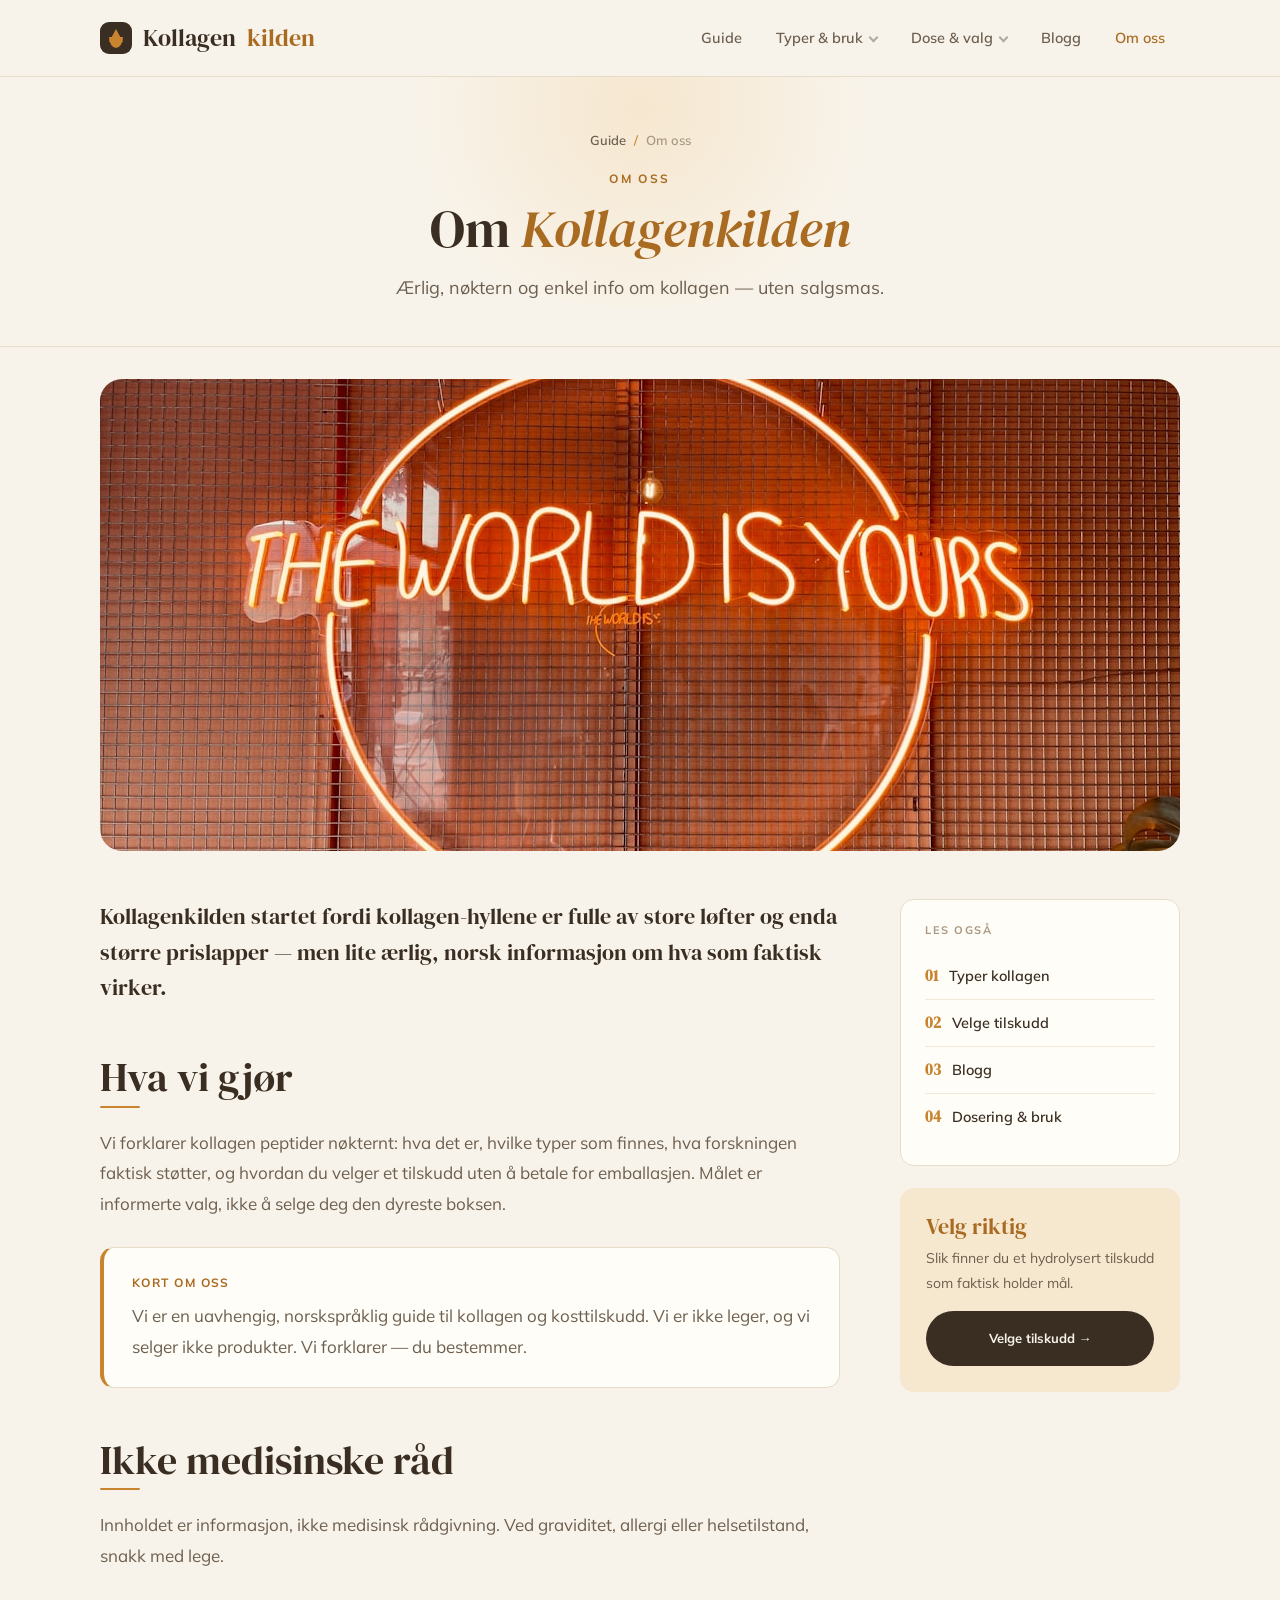
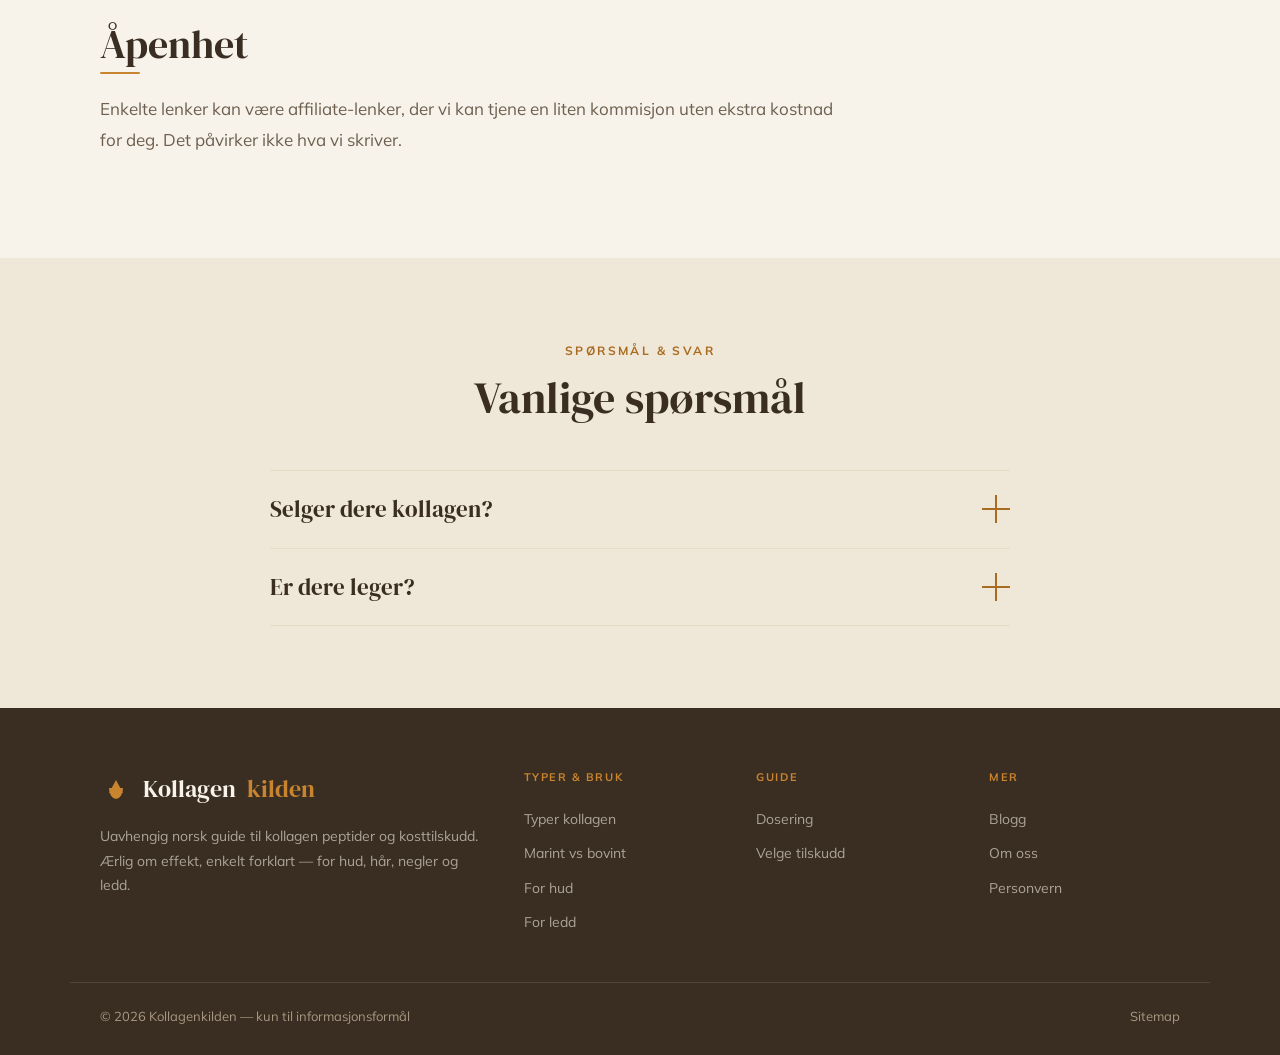
<file: om-oss.html>
<!DOCTYPE html>
<html lang="no"><head>
<meta charset="utf-8"><meta name="viewport" content="width=device-width, initial-scale=1.0">
<title>Om Oss | Kollagenkilden</title><meta name="title" content="Om Oss | Kollagenkilden"><meta name="description" content="Om Kollagenkilden — en uavhengig norsk guide til kollagen peptider og kosttilskudd.">
<meta name="robots" content="index, follow"><meta name="googlebot" content="index, follow, max-snippet:-1, max-image-preview:large, max-video-preview:-1">
<link rel="canonical" href="om-oss.html">
<link rel="icon" type="image/svg+xml" href="favicon.svg">
<link rel="icon" type="image/png" sizes="32x32" href="favicon-32.png">
<link rel="apple-touch-icon" href="favicon.png">
<link rel="preconnect" href="https://fonts.googleapis.com"><link rel="preconnect" href="https://fonts.gstatic.com" crossorigin>
<link rel="stylesheet" href="https://fonts.googleapis.com/css2?family=DM+Serif+Display:ital@0;1&family=Mulish:wght@400;500;600;700;800&display=swap">
<style>
/* ============================================
   KOLLAGEN PEPTIDER — Site #6
   Warm wellness. Honey/amber + cream + warm brown,
   soft sage accent. DM Serif Display + Mulish.
   ============================================ */
:root{
  --cream:#f8f3ea;
  --cream-2:#efe7d7;
  --surface:#fffdf7;
  --ink:#3a2e22;
  --ink-2:#6d5f4f;
  --ink-3:#a89882;
  --line:#e6dcc8;
  --line-2:#f0e9da;
  --honey:#c9842f;
  --honey-dark:#a96b21;
  --honey-soft:#f6e7cf;
  --honey-soft-2:#eed3a8;
  --sage:#7d8a6a;
  --sage-soft:#e7ece0;
  --r-sm:6px;
  --r:14px;
  --r-lg:22px;
  --disp:'DM Serif Display',Georgia,serif;
  --body:'Mulish',-apple-system,sans-serif;
  --maxw:1140px;
}
*{box-sizing:border-box;margin:0;padding:0}
html{scroll-behavior:smooth;-webkit-text-size-adjust:100%}
body{background:var(--cream);color:var(--ink);font-family:var(--body);font-size:17px;line-height:1.75;font-weight:400;-webkit-font-smoothing:antialiased}
::selection{background:var(--honey);color:#fff}
a{color:var(--honey-dark);text-decoration:none}
a:hover{color:var(--ink)}
h1,h2,h3,h4{font-family:var(--disp);font-weight:400;line-height:1.12;color:var(--ink)}
img{max-width:100%;display:block}
.wrap{max-width:var(--maxw);margin:0 auto;padding:0 30px}
.eyebrow{font-family:var(--body);font-weight:700;font-size:12px;text-transform:uppercase;letter-spacing:.2em;color:var(--honey-dark)}
.rule{width:40px;height:2px;background:var(--honey);border-radius:2px;margin:16px 0}
.rule.c{margin:16px auto}

/* topbar */
.topbar{position:sticky;top:0;z-index:1000;background:rgba(248,243,234,.9);backdrop-filter:blur(10px);border-bottom:1px solid var(--line)}
.topbar-inner{max-width:var(--maxw);margin:0 auto;padding:0 30px;height:76px;display:flex;align-items:center;justify-content:space-between}
.brand{display:flex;align-items:center;gap:11px;font-family:var(--disp);font-size:24px;color:var(--ink)}
.brand .mk{width:32px;height:32px;border-radius:9px;background:var(--ink);position:relative;flex-shrink:0}
.brand .mk::before{content:'';position:absolute;left:50%;top:7px;transform:translateX(-50%);width:0;height:0;border-left:7px solid transparent;border-right:7px solid transparent;border-bottom:13px solid var(--honey)}
.brand .mk::after{content:'';position:absolute;left:50%;bottom:6px;transform:translateX(-50%);width:14px;height:11px;border-radius:0 0 50% 50%/0 0 100% 100%;background:var(--honey)}
.brand b{color:var(--honey-dark);font-weight:400}
.nav{display:flex;align-items:center;gap:4px;list-style:none}
.nav>li{position:relative}
.nav>li>a{display:block;padding:9px 15px;font-family:var(--body);font-weight:600;font-size:14.5px;color:var(--ink-2);border-radius:var(--r-sm);transition:all .15s}
.nav>li>a:hover{color:var(--honey-dark)}
.nav a.current{color:var(--honey-dark)}
.has-menu>a::after{content:'';display:inline-block;width:5px;height:5px;margin-left:7px;border-right:2px solid currentColor;border-bottom:2px solid currentColor;transform:translateY(-2px) rotate(45deg);opacity:.5}
.menu{position:absolute;top:calc(100% + 9px);left:0;min-width:255px;background:var(--surface);border:1px solid var(--line);border-radius:var(--r);padding:9px;opacity:0;visibility:hidden;transform:translateY(-6px);transition:all .16s;box-shadow:0 20px 46px -18px rgba(58,46,34,.3)}
.has-menu:hover .menu,.has-menu:focus-within .menu{opacity:1;visibility:visible;transform:translateY(0)}
.menu a{display:flex;gap:11px;padding:11px 13px;font-size:14.5px;color:var(--ink-2);border-radius:var(--r-sm)}
.menu a:hover{background:var(--honey-soft);color:var(--honey-dark)}
.menu a .n{font-family:var(--disp);font-size:15px;color:var(--honey)}
.btn{display:inline-flex;align-items:center;gap:9px;font-family:var(--body);font-weight:700;font-size:14.5px;padding:14px 28px;border:2px solid transparent;cursor:pointer;transition:all .18s;border-radius:999px}
.btn-solid{background:var(--honey);color:#fff}
.btn-solid:hover{background:var(--honey-dark);color:#fff}
.btn-ink{background:var(--ink);color:var(--cream)}
.btn-ink:hover{background:#4d3e2e;color:var(--cream)}
.btn-line{background:transparent;color:var(--ink);border-color:var(--ink)}
.btn-line:hover{background:var(--ink);color:var(--cream)}
.btn .arr{transition:transform .18s}.btn:hover .arr{transform:translateX(3px)}
.burger{display:none;width:44px;height:44px;border:1px solid var(--line);background:var(--surface);cursor:pointer;flex-direction:column;align-items:center;justify-content:center;gap:4px;border-radius:var(--r-sm)}
.burger span{width:18px;height:2px;background:var(--ink)}
.mnav{display:none}

/* hero */
.hero{position:relative;overflow:hidden;padding:78px 0 88px}
.hero::before{content:'';position:absolute;top:-15%;right:-10%;width:560px;height:560px;border-radius:50%;background:radial-gradient(circle,var(--honey-soft),transparent 62%);pointer-events:none}
.hero-grid{position:relative;max-width:var(--maxw);margin:0 auto;padding:0 30px;display:grid;grid-template-columns:1.05fr .95fr;gap:56px;align-items:center}
.hero .eyebrow{display:block;margin-bottom:20px}
.hero h1{font-size:clamp(42px,6vw,72px);line-height:1.02;letter-spacing:-0.01em}
.hero h1 em{font-style:italic;color:var(--honey-dark)}
.hero-lede{font-size:19px;line-height:1.7;color:var(--ink-2);max-width:33em;margin:22px 0 32px}
.hero-actions{display:flex;gap:14px;flex-wrap:wrap}
.hero-media{position:relative}
.hero-media .frame{border-radius:50% 50% 50% 50%/56% 56% 44% 44%;overflow:hidden;aspect-ratio:1/1;box-shadow:0 36px 70px -28px rgba(58,46,34,.4)}
.hero-media .frame img{width:100%;height:100%;object-fit:cover}
.hero-media .pill{position:absolute;background:var(--surface);border:1px solid var(--line);border-radius:999px;padding:11px 20px;display:flex;align-items:center;gap:9px;box-shadow:0 14px 34px -14px rgba(58,46,34,.3);font-weight:700;font-size:14px}
.hero-media .pill.one{top:18px;left:-10px}
.hero-media .pill.two{bottom:30px;right:-14px}
.hero-media .pill .d{width:9px;height:9px;border-radius:50%;background:var(--honey)}
.hero-media .pill.two .d{background:var(--sage)}

/* benefit strip */
.benefits{background:var(--ink);color:var(--cream)}
.benefits-inner{max-width:var(--maxw);margin:0 auto;padding:0 30px;display:grid;grid-template-columns:repeat(4,1fr)}
.benefits .b{padding:28px 22px;border-right:1px solid rgba(255,255,255,.1);text-align:center}
.benefits .b:last-child{border-right:0}
.benefits .ic{font-size:24px;margin-bottom:8px}
.benefits .t{font-family:var(--disp);font-size:19px;color:var(--honey-soft)}
.benefits .s{font-size:12.5px;color:rgba(248,243,234,.66);margin-top:4px}

/* pillar */
.pillar{padding:76px 0 88px}
.pillar-grid{max-width:var(--maxw);margin:0 auto;padding:0 30px;display:grid;grid-template-columns:230px 1fr;gap:58px;align-items:start}
.toc{position:sticky;top:98px}
.toc h4{font-family:var(--body);font-weight:700;font-size:11px;text-transform:uppercase;letter-spacing:.16em;color:var(--ink-3);margin-bottom:16px}
.toc ol{list-style:none;counter-reset:t}
.toc li{counter-increment:t;margin-bottom:3px}
.toc a{display:flex;gap:11px;padding:6px 0;font-size:13.5px;color:var(--ink-2);line-height:1.4;border:0}
.toc a::before{content:counter(t,decimal-leading-zero);font-family:var(--disp);font-size:13px;color:var(--honey);flex-shrink:0}
.toc a:hover{color:var(--honey-dark)}

.prose{max-width:740px}
.prose .lead{font-size:22px;line-height:1.6;color:var(--ink);margin-bottom:28px;font-family:var(--disp)}
.prose .lead em{font-style:italic;color:var(--honey-dark)}
.prose h2{font-size:clamp(28px,3.6vw,40px);margin:50px 0 6px}
.prose h2 + .rule{margin-top:6px;margin-bottom:20px}
.prose h3{font-size:24px;margin:30px 0 10px;color:var(--ink)}
.prose p{color:var(--ink-2);margin-bottom:18px;font-size:17px;line-height:1.8}
.prose a{color:var(--honey-dark);font-weight:600;border-bottom:1px solid var(--honey-soft-2)}
.prose a:hover{border-bottom-color:var(--honey-dark)}
.prose strong{color:var(--ink);font-weight:700}
.prose em{font-style:italic}
.prose ul,.prose ol{margin:0 0 22px;padding-left:2px;list-style:none}
.prose li{position:relative;padding-left:30px;margin-bottom:12px;color:var(--ink-2)}
.prose ul li::before{content:'';position:absolute;left:4px;top:11px;width:9px;height:9px;border-radius:50%;background:var(--honey-soft);border:2px solid var(--honey)}
.prose ol{counter-reset:li}.prose ol li{counter-increment:li}
.prose ol li::before{content:counter(li);position:absolute;left:0;top:1px;width:22px;height:22px;border-radius:50%;background:var(--honey-soft);color:var(--honey-dark);font-family:var(--disp);font-size:13px;display:flex;align-items:center;justify-content:center}

.note{background:var(--surface);border:1px solid var(--line);border-radius:var(--r);padding:24px 28px;margin:28px 0;border-left:4px solid var(--honey)}
.note .h{font-family:var(--body);font-weight:700;font-size:12px;text-transform:uppercase;letter-spacing:.12em;color:var(--honey-dark);margin-bottom:8px}
.note p{margin:0;color:var(--ink-2)}
.note.sage{border-left-color:var(--sage)}
.note.sage .h{color:var(--sage)}
.tip{background:linear-gradient(135deg,var(--honey-soft),#f7eede);border-radius:var(--r);padding:24px 28px;margin:28px 0}
.tip .h{font-family:var(--disp);font-size:21px;color:var(--honey-dark);margin-bottom:6px}
.tip p{margin:0;color:var(--ink)}

.figure{margin:32px 0}.figure img{border-radius:var(--r);width:100%}
.figure figcaption{margin-top:11px;font-family:var(--disp);font-size:16px;color:var(--ink-3);text-align:center}

.tablewrap{overflow-x:auto;margin:28px 0;border:1px solid var(--line);border-radius:var(--r)}
.ctable{width:100%;border-collapse:collapse;font-size:15px}
.ctable thead th{background:var(--ink);color:var(--cream);font-family:var(--body);font-weight:700;font-size:12px;text-transform:uppercase;letter-spacing:.06em;text-align:left;padding:13px 16px}
.ctable tbody td{padding:13px 16px;border-bottom:1px solid var(--line-2);color:var(--ink-2);vertical-align:top}
.ctable tbody tr:last-child td{border-bottom:0}
.ctable tbody tr:nth-child(even){background:var(--cream)}
.ctable .it{font-family:var(--disp);font-size:17px;color:var(--ink)}

/* cards */
.cards{display:grid;grid-template-columns:repeat(3,1fr);gap:24px}
.card{background:var(--surface);border:1px solid var(--line);border-radius:var(--r);overflow:hidden;display:flex;flex-direction:column;transition:all .25s}
.card:hover{transform:translateY(-5px);box-shadow:0 28px 56px -26px rgba(58,46,34,.34)}
.card .ph{aspect-ratio:16/11;overflow:hidden}.card .ph img{width:100%;height:100%;object-fit:cover;transition:transform .6s}.card:hover .ph img{transform:scale(1.06)}
.card .bd{padding:24px;display:flex;flex-direction:column;flex:1}
.card .kick{font-family:var(--body);font-weight:700;font-size:11px;text-transform:uppercase;letter-spacing:.14em;color:var(--honey-dark);margin-bottom:10px}
.card h3{font-size:23px;margin-bottom:8px;line-height:1.15}.card h3 a{color:var(--ink);border:0}.card h3 a:hover{color:var(--honey-dark)}
.card p{font-size:14.5px;color:var(--ink-2);margin-bottom:15px;flex:1}
.card .go{font-family:var(--body);font-weight:700;font-size:12.5px;text-transform:uppercase;letter-spacing:.08em;color:var(--honey-dark)}
.sec-head{max-width:640px;margin:0 auto 48px;text-align:center}
.sec-head .eyebrow{display:block;margin-bottom:12px}
.sec-head h2{font-size:clamp(30px,4vw,44px)}
.sec-head p{margin-top:12px;color:var(--ink-2);font-size:18px}

/* faq */
.faq{padding:82px 0;background:var(--cream-2)}
.faq-wrap{max-width:800px;margin:0 auto;padding:0 30px}
.faq-list{margin-top:40px}
.faq-item{border-bottom:1px solid var(--line)}
.faq-item:first-child{border-top:1px solid var(--line)}
.faq-q{width:100%;background:none;border:0;text-align:left;cursor:pointer;padding:24px 0;display:flex;align-items:center;gap:20px;font-family:var(--disp);font-size:23px;color:var(--ink)}
.faq-q .q{flex:1;line-height:1.25}
.faq-q .pm{width:28px;height:28px;flex-shrink:0;position:relative}
.faq-q .pm::before,.faq-q .pm::after{content:'';position:absolute;background:var(--honey-dark);transition:transform .25s}
.faq-q .pm::before{left:0;right:0;top:13px;height:2px}
.faq-q .pm::after{top:0;bottom:0;left:13px;width:2px}
.faq-item.open .pm::after{transform:scaleY(0)}
.faq-a{max-height:0;overflow:hidden;transition:max-height .3s ease}
.faq-item.open .faq-a{max-height:420px}
.faq-a-in{padding:0 48px 26px 0;color:var(--ink-2);font-size:16px;line-height:1.8}

/* cta */
.cta{padding:44px 0 92px}
.cta-inner{max-width:var(--maxw);margin:0 auto;padding:60px 48px;background:var(--ink);border-radius:var(--r-lg);text-align:center;color:var(--cream);position:relative;overflow:hidden}
.cta-inner::before{content:'';position:absolute;top:-30%;left:50%;transform:translateX(-50%);width:480px;height:480px;border-radius:50%;background:radial-gradient(circle,rgba(201,132,47,.4),transparent 60%)}
.cta-inner h2{position:relative;color:var(--cream);font-size:clamp(30px,3.8vw,46px);margin-bottom:12px}
.cta-inner p{position:relative;color:rgba(248,243,234,.76);font-size:18px;max-width:30em;margin:0 auto 28px}
.cta-inner .btn{position:relative;background:var(--honey);color:#fff}
.cta-inner .btn:hover{background:var(--cream);color:var(--ink)}

/* footer */
footer{background:var(--ink);color:rgba(248,243,234,.6);padding:60px 0 28px}
.foot-grid{max-width:var(--maxw);margin:0 auto;padding:0 30px;display:grid;grid-template-columns:2fr 1fr 1fr 1fr;gap:42px}
.foot-brand .brand{color:var(--cream);margin-bottom:14px}.foot-brand .brand b{color:var(--honey)}
.foot-brand p{font-size:14px;max-width:30em}
.foot-col h5{font-family:var(--body);font-weight:700;font-size:11px;text-transform:uppercase;letter-spacing:.14em;color:var(--honey);margin-bottom:14px}
.foot-col a{display:block;color:rgba(248,243,234,.6);font-size:14px;padding:5px 0}
.foot-col a:hover{color:var(--cream)}
.foot-bottom{max-width:var(--maxw);margin:42px auto 0;padding:22px 30px 0;border-top:1px solid rgba(248,243,234,.12);display:flex;justify-content:space-between;gap:16px;flex-wrap:wrap;font-size:13px;color:var(--ink-3)}
.foot-bottom a{color:var(--ink-3)}.foot-bottom a:hover{color:var(--honey)}

/* interior */
.pagehead{padding:52px 0 42px;text-align:center;position:relative;overflow:hidden;border-bottom:1px solid var(--line)}
.pagehead::before{content:'';position:absolute;top:-170px;left:50%;transform:translateX(-50%);width:620px;height:400px;border-radius:50%;background:radial-gradient(circle,var(--honey-soft),transparent 62%);pointer-events:none}
.crumbs{position:relative;font-size:13px;color:var(--ink-3);margin-bottom:16px;font-weight:600}
.crumbs a{color:var(--ink-2)}.crumbs .sep{margin:0 8px;color:var(--honey)}
.pagehead .eyebrow{position:relative;display:block;margin-bottom:13px}
.pagehead h1{position:relative;font-size:clamp(32px,4.6vw,52px);max-width:16em;margin:0 auto;line-height:1.05}
.pagehead h1 em{font-style:italic;color:var(--honey-dark)}
.pagehead .sub{position:relative;margin-top:16px;font-size:18px;color:var(--ink-2);max-width:38em;margin-left:auto;margin-right:auto}
.doc-hero{max-width:var(--maxw);margin:32px auto 0;padding:0 30px}
.doc-hero img{width:100%;border-radius:var(--r-lg);aspect-ratio:16/7;object-fit:cover}
.doc{padding:48px 0 84px}
.doc-grid{max-width:var(--maxw);margin:0 auto;padding:0 30px;display:grid;grid-template-columns:1fr 280px;gap:56px;align-items:start}
.side{position:sticky;top:98px;display:flex;flex-direction:column;gap:22px}
.side-card{background:var(--surface);border:1px solid var(--line);border-radius:var(--r);padding:24px}
.side-card h4{font-family:var(--body);font-weight:700;font-size:11px;text-transform:uppercase;letter-spacing:.14em;color:var(--ink-3);margin-bottom:16px}
.side-list{list-style:none}
.side-list a{display:flex;gap:11px;padding:10px 0;font-size:14.5px;color:var(--ink);border:0;border-top:1px solid var(--line-2);font-weight:600}
.side-list li:first-child a{border-top:0}.side-list a:hover{color:var(--honey-dark)}
.side-list a .n{font-family:var(--disp);font-size:15px;color:var(--honey);flex-shrink:0}
.side-cta{background:var(--honey-soft);border-radius:var(--r);padding:26px}
.side-cta h4{font-family:var(--disp);font-size:22px;color:var(--honey-dark);margin-bottom:8px}
.side-cta p{font-size:14px;color:var(--ink-2);margin-bottom:16px}
.side-cta .btn{width:100%;justify-content:center;font-size:13px;background:var(--ink);color:var(--cream)}

@media(max-width:980px){
  .hero-grid,.pillar-grid,.doc-grid{grid-template-columns:1fr;gap:42px}
  .hero-media{max-width:380px;margin:0 auto}
  .toc,.side{position:static}.toc{display:none}
  .cards{grid-template-columns:1fr 1fr}
  .benefits-inner{grid-template-columns:1fr 1fr}
  .benefits .b:nth-child(2){border-right:0}
}
@media(max-width:760px){
  .nav{display:none}.burger{display:flex}
  .cards{grid-template-columns:1fr}
  .benefits-inner{grid-template-columns:1fr}
  .benefits .b{border-right:0;border-bottom:1px solid rgba(255,255,255,.1)}
  .foot-grid{grid-template-columns:1fr 1fr}
  .cta-inner{padding:44px 26px}
  .hero-media .pill{display:none}
  .faq-a-in{padding-right:0}
  .mnav{position:fixed;inset:0;background:var(--cream);z-index:2000;padding:82px 30px 32px;overflow-y:auto;display:none}
  .mnav.open{display:block}
  .mnav a{display:block;font-family:var(--disp);font-size:25px;padding:14px 0;border-bottom:1px solid var(--line);color:var(--ink)}
  .mnav-x{position:absolute;top:20px;right:26px;width:44px;height:44px;border:1px solid var(--ink);background:transparent;font-size:22px;cursor:pointer;color:var(--ink);border-radius:var(--r-sm)}
}

</style>
</head><body>
<header class="topbar"><div class="topbar-inner">
<a href="index.html" class="brand"><span class="mk"></span>Kollagen<b>kilden</b></a>
<nav><ul class="nav">
<li><a href="index.html">Guide</a></li>
<li class="has-menu"><a href="index.html#typer">Typer &amp; bruk</a><div class="menu"><a href="typer-kollagen.html"><span class="n">·</span> Typer kollagen (I, II, III)</a>
<a href="marint-vs-bovint.html"><span class="n">·</span> Marint vs bovint</a>
<a href="kollagen-hud.html"><span class="n">·</span> Kollagen for hud</a>
<a href="kollagen-ledd.html"><span class="n">·</span> Kollagen for ledd</a>
</div></li>
<li class="has-menu"><a href="dosering-kollagen.html">Dose &amp; valg</a><div class="menu"><a href="dosering-kollagen.html"><span class="n">·</span> Dosering &amp; bruk</a>
<a href="velge-kollagentilskudd.html"><span class="n">·</span> Velge tilskudd</a>
</div></li>
<li><a href="blogg.html">Blogg</a></li>
<li><a href="om-oss.html" class="current">Om oss</a></li>
</ul></nav>
<button class="burger" onclick="toggleNav()" aria-label="Meny"><span></span><span></span><span></span></button>
</div></header>
<div class="mnav" id="mnav"><button class="mnav-x" onclick="toggleNav()">✕</button>
<a href="index.html">Guide</a><a href="typer-kollagen.html">Typer kollagen</a><a href="marint-vs-bovint.html">Marint vs bovint</a><a href="kollagen-hud.html">Kollagen for hud</a><a href="kollagen-ledd.html">Kollagen for ledd</a><a href="dosering-kollagen.html">Dosering</a><a href="velge-kollagentilskudd.html">Velge tilskudd</a><a href="blogg.html">Blogg</a><a href="om-oss.html">Om oss</a></div>
<div class="pagehead"><div class="wrap"><div class="crumbs"><a href="index.html">Guide</a><span class="sep">/</span><span>Om oss</span></div>
<span class="eyebrow">Om oss</span><h1>Om <em>Kollagenkilden</em></h1><p class="sub">Ærlig, nøktern og enkel info om kollagen — uten salgsmas.</p></div></div>
<div class="doc-hero"><img src="img/178073318432494.jpg" alt="Om <em>Kollagenkilden</em>" loading="lazy"></div>
<div class="doc"><div class="doc-grid">
<article class="prose">
<p class="lead">Kollagenkilden startet fordi kollagen-hyllene er fulle av store løfter og enda større prislapper — men lite ærlig, norsk informasjon om hva som faktisk virker.</p>
<h2>Hva vi gjør</h2><div class="rule"></div>
<p>Vi forklarer kollagen peptider nøkternt: hva det er, hvilke typer som finnes, hva forskningen faktisk støtter, og hvordan du velger et tilskudd uten å betale for emballasjen. Målet er informerte valg, ikke å selge deg den dyreste boksen.</p>
<div class="note"><div class="h">Kort om oss</div><p>Vi er en uavhengig, norskspråklig guide til kollagen og kosttilskudd. Vi er ikke leger, og vi selger ikke produkter. Vi forklarer — du bestemmer.</p></div>
<h2>Ikke medisinske råd</h2><div class="rule"></div>
<p>Innholdet er informasjon, ikke medisinsk rådgivning. Ved graviditet, allergi eller helsetilstand, snakk med lege.</p>
<h2>Åpenhet</h2><div class="rule"></div>
<p>Enkelte lenker kan være affiliate-lenker, der vi kan tjene en liten kommisjon uten ekstra kostnad for deg. Det påvirker ikke hva vi skriver.</p>
</article>
<aside class="side"><div class="side-card"><h4>Les også</h4><ul class="side-list"><li><a href="typer-kollagen.html"><span class="n">01</span> Typer kollagen</a></li>
<li><a href="velge-kollagentilskudd.html"><span class="n">02</span> Velge tilskudd</a></li>
<li><a href="blogg.html"><span class="n">03</span> Blogg</a></li>
<li><a href="dosering-kollagen.html"><span class="n">04</span> Dosering & bruk</a></li>
</ul></div>
<div class="side-cta"><h4>Velg riktig</h4><p>Slik finner du et hydrolysert tilskudd som faktisk holder mål.</p><a href="velge-kollagentilskudd.html" class="btn">Velge tilskudd →</a></div></aside>
</div></div>
<section class="faq"><div class="faq-wrap"><div class="sec-head"><span class="eyebrow">Spørsmål &amp; svar</span><h2>Vanlige spørsmål</h2></div>
<div class="faq-list"><div class="faq-item"><button class="faq-q"><span class="q">Selger dere kollagen?</span><span class="pm"></span></button><div class="faq-a"><div class="faq-a-in">Nei. Vi er en uavhengig informasjonsside, ikke en butikk.</div></div></div>
<div class="faq-item"><button class="faq-q"><span class="q">Er dere leger?</span><span class="pm"></span></button><div class="faq-a"><div class="faq-a-in">Nei. Innholdet er til informasjon, ikke medisinske råd.</div></div></div>
</div></div></section>
<footer><div class="foot-grid">
<div class="foot-brand"><a href="index.html" class="brand"><span class="mk"></span>Kollagen<b>kilden</b></a><p>Uavhengig norsk guide til kollagen peptider og kosttilskudd. Ærlig om effekt, enkelt forklart — for hud, hår, negler og ledd.</p></div>
<div class="foot-col"><h5>Typer &amp; bruk</h5><a href="typer-kollagen.html">Typer kollagen</a><a href="marint-vs-bovint.html">Marint vs bovint</a><a href="kollagen-hud.html">For hud</a><a href="kollagen-ledd.html">For ledd</a></div>
<div class="foot-col"><h5>Guide</h5><a href="dosering-kollagen.html">Dosering</a><a href="velge-kollagentilskudd.html">Velge tilskudd</a></div>
<div class="foot-col"><h5>Mer</h5><a href="blogg.html">Blogg</a><a href="om-oss.html">Om oss</a><a href="personvern.html">Personvern</a></div>
</div><div class="foot-bottom"><span>© 2026 Kollagenkilden — kun til informasjonsformål</span><a href="sitemap.html">Sitemap</a></div></footer>
<script>
function toggleNav(){var n=document.getElementById('mnav');n.classList.toggle('open');document.body.style.overflow=n.classList.contains('open')?'hidden':'';}
document.querySelectorAll('.faq-q').forEach(function(b){b.addEventListener('click',function(){var it=this.closest('.faq-item');var o=it.classList.contains('open');document.querySelectorAll('.faq-item').forEach(function(i){i.classList.remove('open');});if(!o)it.classList.add('open');});});
</script>
</body></html>
</file>
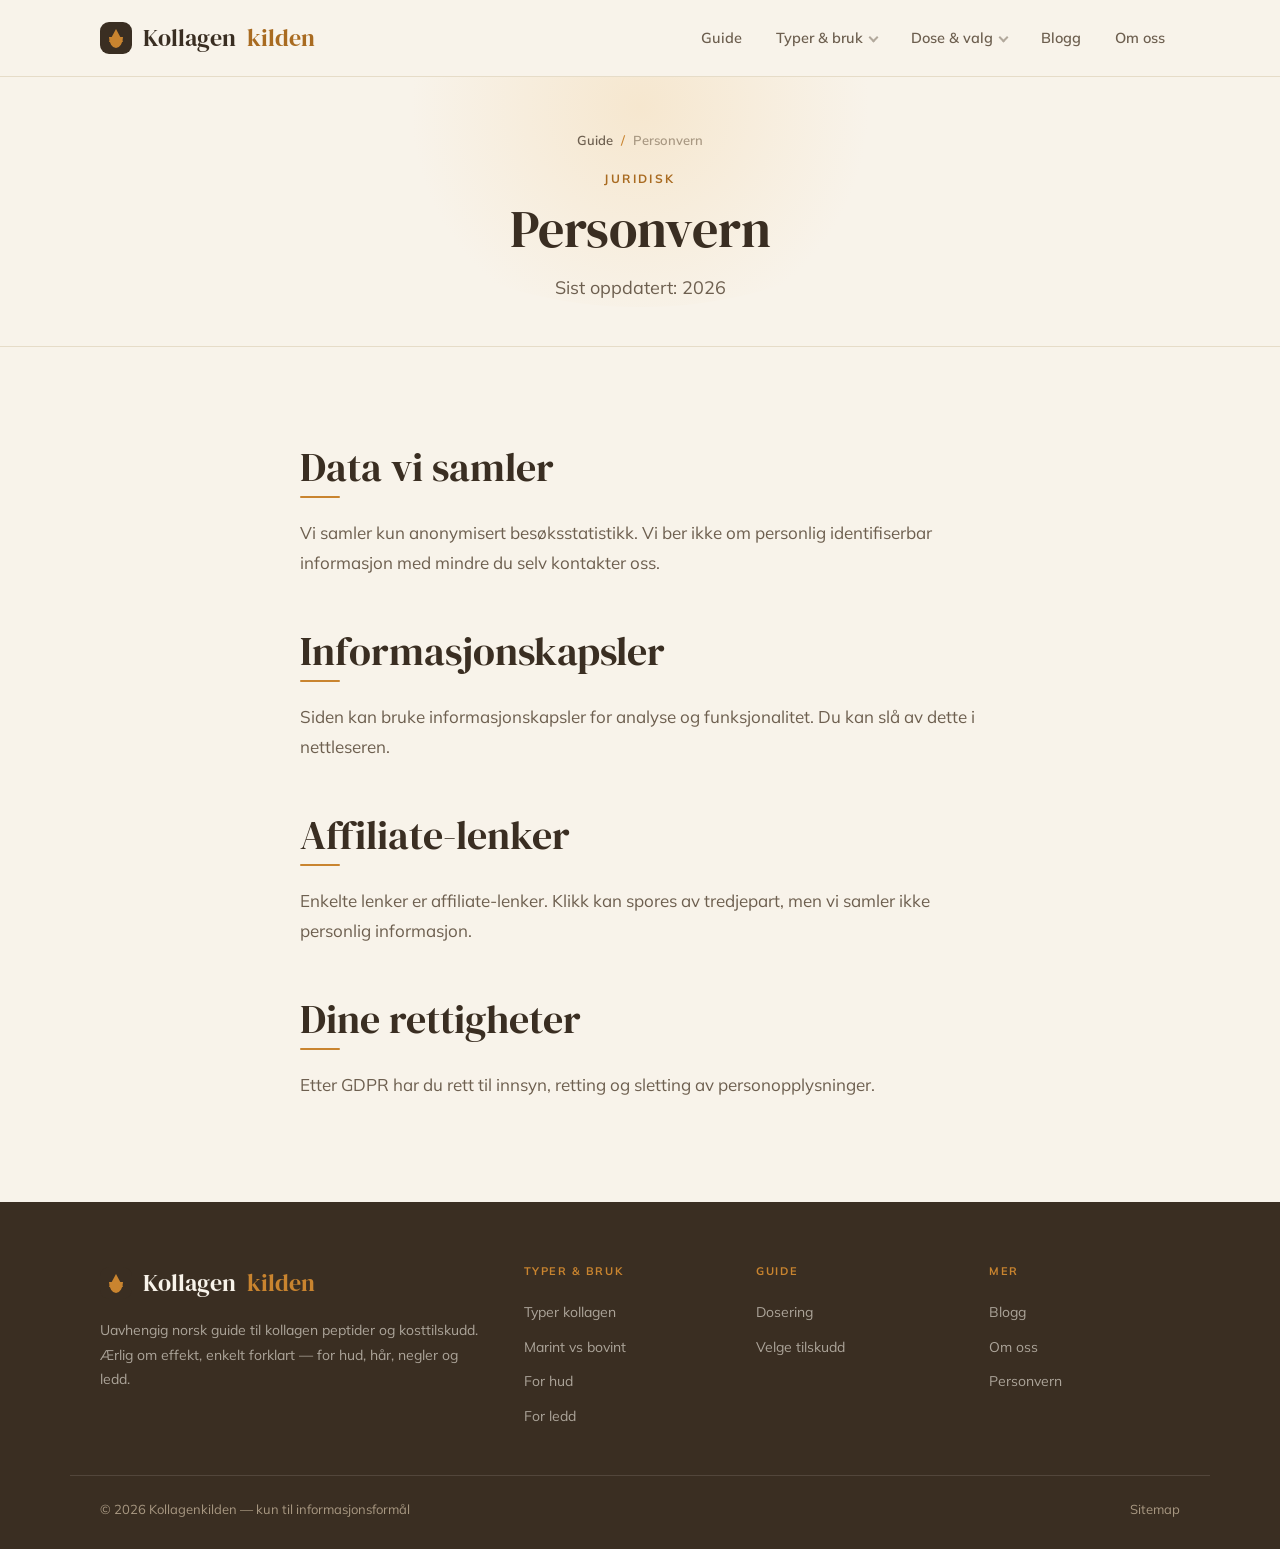
<file: personvern.html>
<!DOCTYPE html><html lang="no"><head>
<meta charset="utf-8"><meta name="viewport" content="width=device-width, initial-scale=1.0">
<title>Personvern | Kollagenkilden</title><meta name="description" content="Personvernerklæring for Kollagenkilden.">
<meta name="robots" content="noindex, follow"><link rel="canonical" href="personvern.html">
<link rel="icon" type="image/svg+xml" href="favicon.svg">
<link rel="icon" type="image/png" sizes="32x32" href="favicon-32.png">
<link rel="apple-touch-icon" href="favicon.png">
<link rel="preconnect" href="https://fonts.googleapis.com"><link rel="preconnect" href="https://fonts.gstatic.com" crossorigin>
<link rel="stylesheet" href="https://fonts.googleapis.com/css2?family=DM+Serif+Display:ital@0;1&family=Mulish:wght@400;500;600;700;800&display=swap">
<style>
/* ============================================
   KOLLAGEN PEPTIDER — Site #6
   Warm wellness. Honey/amber + cream + warm brown,
   soft sage accent. DM Serif Display + Mulish.
   ============================================ */
:root{
  --cream:#f8f3ea;
  --cream-2:#efe7d7;
  --surface:#fffdf7;
  --ink:#3a2e22;
  --ink-2:#6d5f4f;
  --ink-3:#a89882;
  --line:#e6dcc8;
  --line-2:#f0e9da;
  --honey:#c9842f;
  --honey-dark:#a96b21;
  --honey-soft:#f6e7cf;
  --honey-soft-2:#eed3a8;
  --sage:#7d8a6a;
  --sage-soft:#e7ece0;
  --r-sm:6px;
  --r:14px;
  --r-lg:22px;
  --disp:'DM Serif Display',Georgia,serif;
  --body:'Mulish',-apple-system,sans-serif;
  --maxw:1140px;
}
*{box-sizing:border-box;margin:0;padding:0}
html{scroll-behavior:smooth;-webkit-text-size-adjust:100%}
body{background:var(--cream);color:var(--ink);font-family:var(--body);font-size:17px;line-height:1.75;font-weight:400;-webkit-font-smoothing:antialiased}
::selection{background:var(--honey);color:#fff}
a{color:var(--honey-dark);text-decoration:none}
a:hover{color:var(--ink)}
h1,h2,h3,h4{font-family:var(--disp);font-weight:400;line-height:1.12;color:var(--ink)}
img{max-width:100%;display:block}
.wrap{max-width:var(--maxw);margin:0 auto;padding:0 30px}
.eyebrow{font-family:var(--body);font-weight:700;font-size:12px;text-transform:uppercase;letter-spacing:.2em;color:var(--honey-dark)}
.rule{width:40px;height:2px;background:var(--honey);border-radius:2px;margin:16px 0}
.rule.c{margin:16px auto}

/* topbar */
.topbar{position:sticky;top:0;z-index:1000;background:rgba(248,243,234,.9);backdrop-filter:blur(10px);border-bottom:1px solid var(--line)}
.topbar-inner{max-width:var(--maxw);margin:0 auto;padding:0 30px;height:76px;display:flex;align-items:center;justify-content:space-between}
.brand{display:flex;align-items:center;gap:11px;font-family:var(--disp);font-size:24px;color:var(--ink)}
.brand .mk{width:32px;height:32px;border-radius:9px;background:var(--ink);position:relative;flex-shrink:0}
.brand .mk::before{content:'';position:absolute;left:50%;top:7px;transform:translateX(-50%);width:0;height:0;border-left:7px solid transparent;border-right:7px solid transparent;border-bottom:13px solid var(--honey)}
.brand .mk::after{content:'';position:absolute;left:50%;bottom:6px;transform:translateX(-50%);width:14px;height:11px;border-radius:0 0 50% 50%/0 0 100% 100%;background:var(--honey)}
.brand b{color:var(--honey-dark);font-weight:400}
.nav{display:flex;align-items:center;gap:4px;list-style:none}
.nav>li{position:relative}
.nav>li>a{display:block;padding:9px 15px;font-family:var(--body);font-weight:600;font-size:14.5px;color:var(--ink-2);border-radius:var(--r-sm);transition:all .15s}
.nav>li>a:hover{color:var(--honey-dark)}
.nav a.current{color:var(--honey-dark)}
.has-menu>a::after{content:'';display:inline-block;width:5px;height:5px;margin-left:7px;border-right:2px solid currentColor;border-bottom:2px solid currentColor;transform:translateY(-2px) rotate(45deg);opacity:.5}
.menu{position:absolute;top:calc(100% + 9px);left:0;min-width:255px;background:var(--surface);border:1px solid var(--line);border-radius:var(--r);padding:9px;opacity:0;visibility:hidden;transform:translateY(-6px);transition:all .16s;box-shadow:0 20px 46px -18px rgba(58,46,34,.3)}
.has-menu:hover .menu,.has-menu:focus-within .menu{opacity:1;visibility:visible;transform:translateY(0)}
.menu a{display:flex;gap:11px;padding:11px 13px;font-size:14.5px;color:var(--ink-2);border-radius:var(--r-sm)}
.menu a:hover{background:var(--honey-soft);color:var(--honey-dark)}
.menu a .n{font-family:var(--disp);font-size:15px;color:var(--honey)}
.btn{display:inline-flex;align-items:center;gap:9px;font-family:var(--body);font-weight:700;font-size:14.5px;padding:14px 28px;border:2px solid transparent;cursor:pointer;transition:all .18s;border-radius:999px}
.btn-solid{background:var(--honey);color:#fff}
.btn-solid:hover{background:var(--honey-dark);color:#fff}
.btn-ink{background:var(--ink);color:var(--cream)}
.btn-ink:hover{background:#4d3e2e;color:var(--cream)}
.btn-line{background:transparent;color:var(--ink);border-color:var(--ink)}
.btn-line:hover{background:var(--ink);color:var(--cream)}
.btn .arr{transition:transform .18s}.btn:hover .arr{transform:translateX(3px)}
.burger{display:none;width:44px;height:44px;border:1px solid var(--line);background:var(--surface);cursor:pointer;flex-direction:column;align-items:center;justify-content:center;gap:4px;border-radius:var(--r-sm)}
.burger span{width:18px;height:2px;background:var(--ink)}
.mnav{display:none}

/* hero */
.hero{position:relative;overflow:hidden;padding:78px 0 88px}
.hero::before{content:'';position:absolute;top:-15%;right:-10%;width:560px;height:560px;border-radius:50%;background:radial-gradient(circle,var(--honey-soft),transparent 62%);pointer-events:none}
.hero-grid{position:relative;max-width:var(--maxw);margin:0 auto;padding:0 30px;display:grid;grid-template-columns:1.05fr .95fr;gap:56px;align-items:center}
.hero .eyebrow{display:block;margin-bottom:20px}
.hero h1{font-size:clamp(42px,6vw,72px);line-height:1.02;letter-spacing:-0.01em}
.hero h1 em{font-style:italic;color:var(--honey-dark)}
.hero-lede{font-size:19px;line-height:1.7;color:var(--ink-2);max-width:33em;margin:22px 0 32px}
.hero-actions{display:flex;gap:14px;flex-wrap:wrap}
.hero-media{position:relative}
.hero-media .frame{border-radius:50% 50% 50% 50%/56% 56% 44% 44%;overflow:hidden;aspect-ratio:1/1;box-shadow:0 36px 70px -28px rgba(58,46,34,.4)}
.hero-media .frame img{width:100%;height:100%;object-fit:cover}
.hero-media .pill{position:absolute;background:var(--surface);border:1px solid var(--line);border-radius:999px;padding:11px 20px;display:flex;align-items:center;gap:9px;box-shadow:0 14px 34px -14px rgba(58,46,34,.3);font-weight:700;font-size:14px}
.hero-media .pill.one{top:18px;left:-10px}
.hero-media .pill.two{bottom:30px;right:-14px}
.hero-media .pill .d{width:9px;height:9px;border-radius:50%;background:var(--honey)}
.hero-media .pill.two .d{background:var(--sage)}

/* benefit strip */
.benefits{background:var(--ink);color:var(--cream)}
.benefits-inner{max-width:var(--maxw);margin:0 auto;padding:0 30px;display:grid;grid-template-columns:repeat(4,1fr)}
.benefits .b{padding:28px 22px;border-right:1px solid rgba(255,255,255,.1);text-align:center}
.benefits .b:last-child{border-right:0}
.benefits .ic{font-size:24px;margin-bottom:8px}
.benefits .t{font-family:var(--disp);font-size:19px;color:var(--honey-soft)}
.benefits .s{font-size:12.5px;color:rgba(248,243,234,.66);margin-top:4px}

/* pillar */
.pillar{padding:76px 0 88px}
.pillar-grid{max-width:var(--maxw);margin:0 auto;padding:0 30px;display:grid;grid-template-columns:230px 1fr;gap:58px;align-items:start}
.toc{position:sticky;top:98px}
.toc h4{font-family:var(--body);font-weight:700;font-size:11px;text-transform:uppercase;letter-spacing:.16em;color:var(--ink-3);margin-bottom:16px}
.toc ol{list-style:none;counter-reset:t}
.toc li{counter-increment:t;margin-bottom:3px}
.toc a{display:flex;gap:11px;padding:6px 0;font-size:13.5px;color:var(--ink-2);line-height:1.4;border:0}
.toc a::before{content:counter(t,decimal-leading-zero);font-family:var(--disp);font-size:13px;color:var(--honey);flex-shrink:0}
.toc a:hover{color:var(--honey-dark)}

.prose{max-width:740px}
.prose .lead{font-size:22px;line-height:1.6;color:var(--ink);margin-bottom:28px;font-family:var(--disp)}
.prose .lead em{font-style:italic;color:var(--honey-dark)}
.prose h2{font-size:clamp(28px,3.6vw,40px);margin:50px 0 6px}
.prose h2 + .rule{margin-top:6px;margin-bottom:20px}
.prose h3{font-size:24px;margin:30px 0 10px;color:var(--ink)}
.prose p{color:var(--ink-2);margin-bottom:18px;font-size:17px;line-height:1.8}
.prose a{color:var(--honey-dark);font-weight:600;border-bottom:1px solid var(--honey-soft-2)}
.prose a:hover{border-bottom-color:var(--honey-dark)}
.prose strong{color:var(--ink);font-weight:700}
.prose em{font-style:italic}
.prose ul,.prose ol{margin:0 0 22px;padding-left:2px;list-style:none}
.prose li{position:relative;padding-left:30px;margin-bottom:12px;color:var(--ink-2)}
.prose ul li::before{content:'';position:absolute;left:4px;top:11px;width:9px;height:9px;border-radius:50%;background:var(--honey-soft);border:2px solid var(--honey)}
.prose ol{counter-reset:li}.prose ol li{counter-increment:li}
.prose ol li::before{content:counter(li);position:absolute;left:0;top:1px;width:22px;height:22px;border-radius:50%;background:var(--honey-soft);color:var(--honey-dark);font-family:var(--disp);font-size:13px;display:flex;align-items:center;justify-content:center}

.note{background:var(--surface);border:1px solid var(--line);border-radius:var(--r);padding:24px 28px;margin:28px 0;border-left:4px solid var(--honey)}
.note .h{font-family:var(--body);font-weight:700;font-size:12px;text-transform:uppercase;letter-spacing:.12em;color:var(--honey-dark);margin-bottom:8px}
.note p{margin:0;color:var(--ink-2)}
.note.sage{border-left-color:var(--sage)}
.note.sage .h{color:var(--sage)}
.tip{background:linear-gradient(135deg,var(--honey-soft),#f7eede);border-radius:var(--r);padding:24px 28px;margin:28px 0}
.tip .h{font-family:var(--disp);font-size:21px;color:var(--honey-dark);margin-bottom:6px}
.tip p{margin:0;color:var(--ink)}

.figure{margin:32px 0}.figure img{border-radius:var(--r);width:100%}
.figure figcaption{margin-top:11px;font-family:var(--disp);font-size:16px;color:var(--ink-3);text-align:center}

.tablewrap{overflow-x:auto;margin:28px 0;border:1px solid var(--line);border-radius:var(--r)}
.ctable{width:100%;border-collapse:collapse;font-size:15px}
.ctable thead th{background:var(--ink);color:var(--cream);font-family:var(--body);font-weight:700;font-size:12px;text-transform:uppercase;letter-spacing:.06em;text-align:left;padding:13px 16px}
.ctable tbody td{padding:13px 16px;border-bottom:1px solid var(--line-2);color:var(--ink-2);vertical-align:top}
.ctable tbody tr:last-child td{border-bottom:0}
.ctable tbody tr:nth-child(even){background:var(--cream)}
.ctable .it{font-family:var(--disp);font-size:17px;color:var(--ink)}

/* cards */
.cards{display:grid;grid-template-columns:repeat(3,1fr);gap:24px}
.card{background:var(--surface);border:1px solid var(--line);border-radius:var(--r);overflow:hidden;display:flex;flex-direction:column;transition:all .25s}
.card:hover{transform:translateY(-5px);box-shadow:0 28px 56px -26px rgba(58,46,34,.34)}
.card .ph{aspect-ratio:16/11;overflow:hidden}.card .ph img{width:100%;height:100%;object-fit:cover;transition:transform .6s}.card:hover .ph img{transform:scale(1.06)}
.card .bd{padding:24px;display:flex;flex-direction:column;flex:1}
.card .kick{font-family:var(--body);font-weight:700;font-size:11px;text-transform:uppercase;letter-spacing:.14em;color:var(--honey-dark);margin-bottom:10px}
.card h3{font-size:23px;margin-bottom:8px;line-height:1.15}.card h3 a{color:var(--ink);border:0}.card h3 a:hover{color:var(--honey-dark)}
.card p{font-size:14.5px;color:var(--ink-2);margin-bottom:15px;flex:1}
.card .go{font-family:var(--body);font-weight:700;font-size:12.5px;text-transform:uppercase;letter-spacing:.08em;color:var(--honey-dark)}
.sec-head{max-width:640px;margin:0 auto 48px;text-align:center}
.sec-head .eyebrow{display:block;margin-bottom:12px}
.sec-head h2{font-size:clamp(30px,4vw,44px)}
.sec-head p{margin-top:12px;color:var(--ink-2);font-size:18px}

/* faq */
.faq{padding:82px 0;background:var(--cream-2)}
.faq-wrap{max-width:800px;margin:0 auto;padding:0 30px}
.faq-list{margin-top:40px}
.faq-item{border-bottom:1px solid var(--line)}
.faq-item:first-child{border-top:1px solid var(--line)}
.faq-q{width:100%;background:none;border:0;text-align:left;cursor:pointer;padding:24px 0;display:flex;align-items:center;gap:20px;font-family:var(--disp);font-size:23px;color:var(--ink)}
.faq-q .q{flex:1;line-height:1.25}
.faq-q .pm{width:28px;height:28px;flex-shrink:0;position:relative}
.faq-q .pm::before,.faq-q .pm::after{content:'';position:absolute;background:var(--honey-dark);transition:transform .25s}
.faq-q .pm::before{left:0;right:0;top:13px;height:2px}
.faq-q .pm::after{top:0;bottom:0;left:13px;width:2px}
.faq-item.open .pm::after{transform:scaleY(0)}
.faq-a{max-height:0;overflow:hidden;transition:max-height .3s ease}
.faq-item.open .faq-a{max-height:420px}
.faq-a-in{padding:0 48px 26px 0;color:var(--ink-2);font-size:16px;line-height:1.8}

/* cta */
.cta{padding:44px 0 92px}
.cta-inner{max-width:var(--maxw);margin:0 auto;padding:60px 48px;background:var(--ink);border-radius:var(--r-lg);text-align:center;color:var(--cream);position:relative;overflow:hidden}
.cta-inner::before{content:'';position:absolute;top:-30%;left:50%;transform:translateX(-50%);width:480px;height:480px;border-radius:50%;background:radial-gradient(circle,rgba(201,132,47,.4),transparent 60%)}
.cta-inner h2{position:relative;color:var(--cream);font-size:clamp(30px,3.8vw,46px);margin-bottom:12px}
.cta-inner p{position:relative;color:rgba(248,243,234,.76);font-size:18px;max-width:30em;margin:0 auto 28px}
.cta-inner .btn{position:relative;background:var(--honey);color:#fff}
.cta-inner .btn:hover{background:var(--cream);color:var(--ink)}

/* footer */
footer{background:var(--ink);color:rgba(248,243,234,.6);padding:60px 0 28px}
.foot-grid{max-width:var(--maxw);margin:0 auto;padding:0 30px;display:grid;grid-template-columns:2fr 1fr 1fr 1fr;gap:42px}
.foot-brand .brand{color:var(--cream);margin-bottom:14px}.foot-brand .brand b{color:var(--honey)}
.foot-brand p{font-size:14px;max-width:30em}
.foot-col h5{font-family:var(--body);font-weight:700;font-size:11px;text-transform:uppercase;letter-spacing:.14em;color:var(--honey);margin-bottom:14px}
.foot-col a{display:block;color:rgba(248,243,234,.6);font-size:14px;padding:5px 0}
.foot-col a:hover{color:var(--cream)}
.foot-bottom{max-width:var(--maxw);margin:42px auto 0;padding:22px 30px 0;border-top:1px solid rgba(248,243,234,.12);display:flex;justify-content:space-between;gap:16px;flex-wrap:wrap;font-size:13px;color:var(--ink-3)}
.foot-bottom a{color:var(--ink-3)}.foot-bottom a:hover{color:var(--honey)}

/* interior */
.pagehead{padding:52px 0 42px;text-align:center;position:relative;overflow:hidden;border-bottom:1px solid var(--line)}
.pagehead::before{content:'';position:absolute;top:-170px;left:50%;transform:translateX(-50%);width:620px;height:400px;border-radius:50%;background:radial-gradient(circle,var(--honey-soft),transparent 62%);pointer-events:none}
.crumbs{position:relative;font-size:13px;color:var(--ink-3);margin-bottom:16px;font-weight:600}
.crumbs a{color:var(--ink-2)}.crumbs .sep{margin:0 8px;color:var(--honey)}
.pagehead .eyebrow{position:relative;display:block;margin-bottom:13px}
.pagehead h1{position:relative;font-size:clamp(32px,4.6vw,52px);max-width:16em;margin:0 auto;line-height:1.05}
.pagehead h1 em{font-style:italic;color:var(--honey-dark)}
.pagehead .sub{position:relative;margin-top:16px;font-size:18px;color:var(--ink-2);max-width:38em;margin-left:auto;margin-right:auto}
.doc-hero{max-width:var(--maxw);margin:32px auto 0;padding:0 30px}
.doc-hero img{width:100%;border-radius:var(--r-lg);aspect-ratio:16/7;object-fit:cover}
.doc{padding:48px 0 84px}
.doc-grid{max-width:var(--maxw);margin:0 auto;padding:0 30px;display:grid;grid-template-columns:1fr 280px;gap:56px;align-items:start}
.side{position:sticky;top:98px;display:flex;flex-direction:column;gap:22px}
.side-card{background:var(--surface);border:1px solid var(--line);border-radius:var(--r);padding:24px}
.side-card h4{font-family:var(--body);font-weight:700;font-size:11px;text-transform:uppercase;letter-spacing:.14em;color:var(--ink-3);margin-bottom:16px}
.side-list{list-style:none}
.side-list a{display:flex;gap:11px;padding:10px 0;font-size:14.5px;color:var(--ink);border:0;border-top:1px solid var(--line-2);font-weight:600}
.side-list li:first-child a{border-top:0}.side-list a:hover{color:var(--honey-dark)}
.side-list a .n{font-family:var(--disp);font-size:15px;color:var(--honey);flex-shrink:0}
.side-cta{background:var(--honey-soft);border-radius:var(--r);padding:26px}
.side-cta h4{font-family:var(--disp);font-size:22px;color:var(--honey-dark);margin-bottom:8px}
.side-cta p{font-size:14px;color:var(--ink-2);margin-bottom:16px}
.side-cta .btn{width:100%;justify-content:center;font-size:13px;background:var(--ink);color:var(--cream)}

@media(max-width:980px){
  .hero-grid,.pillar-grid,.doc-grid{grid-template-columns:1fr;gap:42px}
  .hero-media{max-width:380px;margin:0 auto}
  .toc,.side{position:static}.toc{display:none}
  .cards{grid-template-columns:1fr 1fr}
  .benefits-inner{grid-template-columns:1fr 1fr}
  .benefits .b:nth-child(2){border-right:0}
}
@media(max-width:760px){
  .nav{display:none}.burger{display:flex}
  .cards{grid-template-columns:1fr}
  .benefits-inner{grid-template-columns:1fr}
  .benefits .b{border-right:0;border-bottom:1px solid rgba(255,255,255,.1)}
  .foot-grid{grid-template-columns:1fr 1fr}
  .cta-inner{padding:44px 26px}
  .hero-media .pill{display:none}
  .faq-a-in{padding-right:0}
  .mnav{position:fixed;inset:0;background:var(--cream);z-index:2000;padding:82px 30px 32px;overflow-y:auto;display:none}
  .mnav.open{display:block}
  .mnav a{display:block;font-family:var(--disp);font-size:25px;padding:14px 0;border-bottom:1px solid var(--line);color:var(--ink)}
  .mnav-x{position:absolute;top:20px;right:26px;width:44px;height:44px;border:1px solid var(--ink);background:transparent;font-size:22px;cursor:pointer;color:var(--ink);border-radius:var(--r-sm)}
}

</style>
</head><body>
<header class="topbar"><div class="topbar-inner">
<a href="index.html" class="brand"><span class="mk"></span>Kollagen<b>kilden</b></a>
<nav><ul class="nav">
<li><a href="index.html">Guide</a></li>
<li class="has-menu"><a href="index.html#typer">Typer &amp; bruk</a><div class="menu"><a href="typer-kollagen.html"><span class="n">·</span> Typer kollagen (I, II, III)</a>
<a href="marint-vs-bovint.html"><span class="n">·</span> Marint vs bovint</a>
<a href="kollagen-hud.html"><span class="n">·</span> Kollagen for hud</a>
<a href="kollagen-ledd.html"><span class="n">·</span> Kollagen for ledd</a>
</div></li>
<li class="has-menu"><a href="dosering-kollagen.html">Dose &amp; valg</a><div class="menu"><a href="dosering-kollagen.html"><span class="n">·</span> Dosering &amp; bruk</a>
<a href="velge-kollagentilskudd.html"><span class="n">·</span> Velge tilskudd</a>
</div></li>
<li><a href="blogg.html">Blogg</a></li>
<li><a href="om-oss.html">Om oss</a></li>
</ul></nav>
<button class="burger" onclick="toggleNav()" aria-label="Meny"><span></span><span></span><span></span></button>
</div></header>
<div class="mnav" id="mnav"><button class="mnav-x" onclick="toggleNav()">✕</button>
<a href="index.html">Guide</a><a href="typer-kollagen.html">Typer kollagen</a><a href="marint-vs-bovint.html">Marint vs bovint</a><a href="kollagen-hud.html">Kollagen for hud</a><a href="kollagen-ledd.html">Kollagen for ledd</a><a href="dosering-kollagen.html">Dosering</a><a href="velge-kollagentilskudd.html">Velge tilskudd</a><a href="blogg.html">Blogg</a><a href="om-oss.html">Om oss</a></div>
<div class="pagehead"><div class="wrap"><div class="crumbs"><a href="index.html">Guide</a><span class="sep">/</span><span>Personvern</span></div>
<span class="eyebrow">Juridisk</span><h1>Personvern</h1><p class="sub">Sist oppdatert: 2026</p></div></div>
<div class="doc"><div class="wrap" style="max-width:740px"><div class="prose">
<h2>Data vi samler</h2><div class="rule"></div><p>Vi samler kun anonymisert besøksstatistikk. Vi ber ikke om personlig identifiserbar informasjon med mindre du selv kontakter oss.</p>
<h2>Informasjonskapsler</h2><div class="rule"></div><p>Siden kan bruke informasjonskapsler for analyse og funksjonalitet. Du kan slå av dette i nettleseren.</p>
<h2>Affiliate-lenker</h2><div class="rule"></div><p>Enkelte lenker er affiliate-lenker. Klikk kan spores av tredjepart, men vi samler ikke personlig informasjon.</p>
<h2>Dine rettigheter</h2><div class="rule"></div><p>Etter GDPR har du rett til innsyn, retting og sletting av personopplysninger.</p>
</div></div></div>
<footer><div class="foot-grid">
<div class="foot-brand"><a href="index.html" class="brand"><span class="mk"></span>Kollagen<b>kilden</b></a><p>Uavhengig norsk guide til kollagen peptider og kosttilskudd. Ærlig om effekt, enkelt forklart — for hud, hår, negler og ledd.</p></div>
<div class="foot-col"><h5>Typer &amp; bruk</h5><a href="typer-kollagen.html">Typer kollagen</a><a href="marint-vs-bovint.html">Marint vs bovint</a><a href="kollagen-hud.html">For hud</a><a href="kollagen-ledd.html">For ledd</a></div>
<div class="foot-col"><h5>Guide</h5><a href="dosering-kollagen.html">Dosering</a><a href="velge-kollagentilskudd.html">Velge tilskudd</a></div>
<div class="foot-col"><h5>Mer</h5><a href="blogg.html">Blogg</a><a href="om-oss.html">Om oss</a><a href="personvern.html">Personvern</a></div>
</div><div class="foot-bottom"><span>© 2026 Kollagenkilden — kun til informasjonsformål</span><a href="sitemap.html">Sitemap</a></div></footer><script>
function toggleNav(){var n=document.getElementById('mnav');n.classList.toggle('open');document.body.style.overflow=n.classList.contains('open')?'hidden':'';}
document.querySelectorAll('.faq-q').forEach(function(b){b.addEventListener('click',function(){var it=this.closest('.faq-item');var o=it.classList.contains('open');document.querySelectorAll('.faq-item').forEach(function(i){i.classList.remove('open');});if(!o)it.classList.add('open');});});
</script></body></html>
</file>
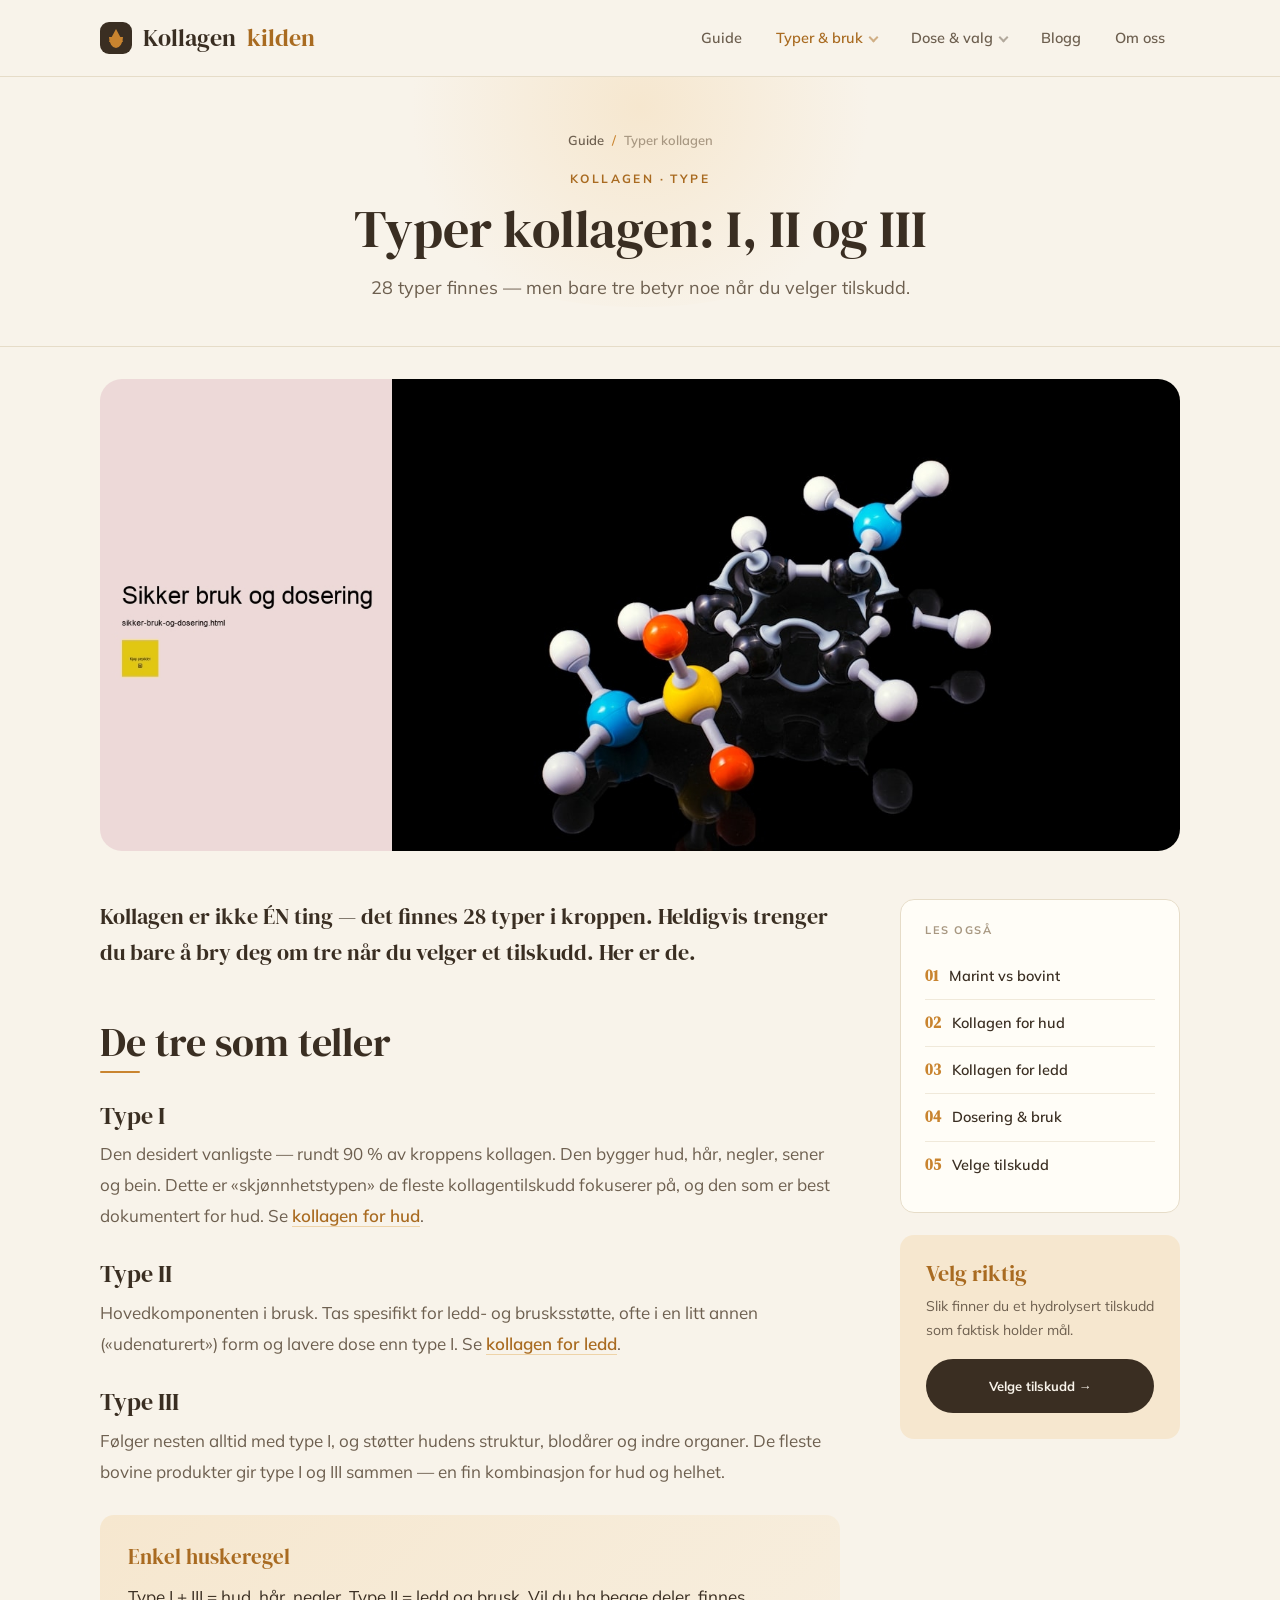
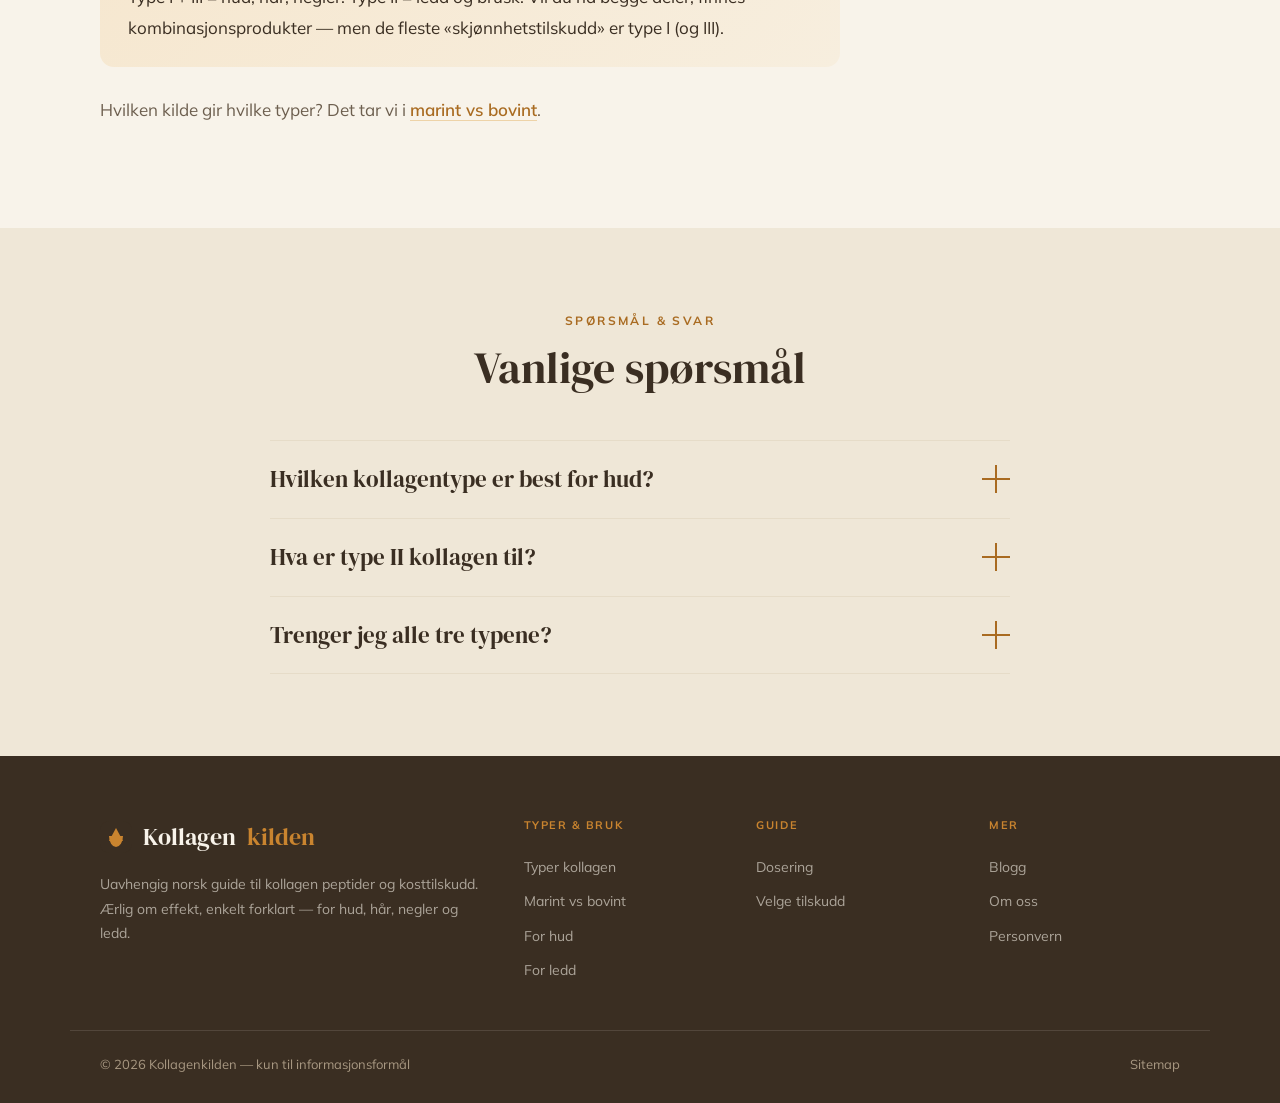
<file: typer-kollagen.html>
<!DOCTYPE html>
<html lang="no"><head>
<meta charset="utf-8"><meta name="viewport" content="width=device-width, initial-scale=1.0">
<title>Typer Kollagen: Type I, II og III Forklart (2026)</title><meta name="title" content="Typer Kollagen: Type I, II og III Forklart (2026)"><meta name="description" content="Typer kollagen forklart: type I for hud, hår og negler, type II for ledd og brusk, type III for struktur. Hvilken type passer ditt mål.">
<meta name="robots" content="index, follow"><meta name="googlebot" content="index, follow, max-snippet:-1, max-image-preview:large, max-video-preview:-1">
<link rel="canonical" href="typer-kollagen.html">
<link rel="icon" type="image/svg+xml" href="favicon.svg">
<link rel="icon" type="image/png" sizes="32x32" href="favicon-32.png">
<link rel="apple-touch-icon" href="favicon.png">
<link rel="preconnect" href="https://fonts.googleapis.com"><link rel="preconnect" href="https://fonts.gstatic.com" crossorigin>
<link rel="stylesheet" href="https://fonts.googleapis.com/css2?family=DM+Serif+Display:ital@0;1&family=Mulish:wght@400;500;600;700;800&display=swap">
<style>
/* ============================================
   KOLLAGEN PEPTIDER — Site #6
   Warm wellness. Honey/amber + cream + warm brown,
   soft sage accent. DM Serif Display + Mulish.
   ============================================ */
:root{
  --cream:#f8f3ea;
  --cream-2:#efe7d7;
  --surface:#fffdf7;
  --ink:#3a2e22;
  --ink-2:#6d5f4f;
  --ink-3:#a89882;
  --line:#e6dcc8;
  --line-2:#f0e9da;
  --honey:#c9842f;
  --honey-dark:#a96b21;
  --honey-soft:#f6e7cf;
  --honey-soft-2:#eed3a8;
  --sage:#7d8a6a;
  --sage-soft:#e7ece0;
  --r-sm:6px;
  --r:14px;
  --r-lg:22px;
  --disp:'DM Serif Display',Georgia,serif;
  --body:'Mulish',-apple-system,sans-serif;
  --maxw:1140px;
}
*{box-sizing:border-box;margin:0;padding:0}
html{scroll-behavior:smooth;-webkit-text-size-adjust:100%}
body{background:var(--cream);color:var(--ink);font-family:var(--body);font-size:17px;line-height:1.75;font-weight:400;-webkit-font-smoothing:antialiased}
::selection{background:var(--honey);color:#fff}
a{color:var(--honey-dark);text-decoration:none}
a:hover{color:var(--ink)}
h1,h2,h3,h4{font-family:var(--disp);font-weight:400;line-height:1.12;color:var(--ink)}
img{max-width:100%;display:block}
.wrap{max-width:var(--maxw);margin:0 auto;padding:0 30px}
.eyebrow{font-family:var(--body);font-weight:700;font-size:12px;text-transform:uppercase;letter-spacing:.2em;color:var(--honey-dark)}
.rule{width:40px;height:2px;background:var(--honey);border-radius:2px;margin:16px 0}
.rule.c{margin:16px auto}

/* topbar */
.topbar{position:sticky;top:0;z-index:1000;background:rgba(248,243,234,.9);backdrop-filter:blur(10px);border-bottom:1px solid var(--line)}
.topbar-inner{max-width:var(--maxw);margin:0 auto;padding:0 30px;height:76px;display:flex;align-items:center;justify-content:space-between}
.brand{display:flex;align-items:center;gap:11px;font-family:var(--disp);font-size:24px;color:var(--ink)}
.brand .mk{width:32px;height:32px;border-radius:9px;background:var(--ink);position:relative;flex-shrink:0}
.brand .mk::before{content:'';position:absolute;left:50%;top:7px;transform:translateX(-50%);width:0;height:0;border-left:7px solid transparent;border-right:7px solid transparent;border-bottom:13px solid var(--honey)}
.brand .mk::after{content:'';position:absolute;left:50%;bottom:6px;transform:translateX(-50%);width:14px;height:11px;border-radius:0 0 50% 50%/0 0 100% 100%;background:var(--honey)}
.brand b{color:var(--honey-dark);font-weight:400}
.nav{display:flex;align-items:center;gap:4px;list-style:none}
.nav>li{position:relative}
.nav>li>a{display:block;padding:9px 15px;font-family:var(--body);font-weight:600;font-size:14.5px;color:var(--ink-2);border-radius:var(--r-sm);transition:all .15s}
.nav>li>a:hover{color:var(--honey-dark)}
.nav a.current{color:var(--honey-dark)}
.has-menu>a::after{content:'';display:inline-block;width:5px;height:5px;margin-left:7px;border-right:2px solid currentColor;border-bottom:2px solid currentColor;transform:translateY(-2px) rotate(45deg);opacity:.5}
.menu{position:absolute;top:calc(100% + 9px);left:0;min-width:255px;background:var(--surface);border:1px solid var(--line);border-radius:var(--r);padding:9px;opacity:0;visibility:hidden;transform:translateY(-6px);transition:all .16s;box-shadow:0 20px 46px -18px rgba(58,46,34,.3)}
.has-menu:hover .menu,.has-menu:focus-within .menu{opacity:1;visibility:visible;transform:translateY(0)}
.menu a{display:flex;gap:11px;padding:11px 13px;font-size:14.5px;color:var(--ink-2);border-radius:var(--r-sm)}
.menu a:hover{background:var(--honey-soft);color:var(--honey-dark)}
.menu a .n{font-family:var(--disp);font-size:15px;color:var(--honey)}
.btn{display:inline-flex;align-items:center;gap:9px;font-family:var(--body);font-weight:700;font-size:14.5px;padding:14px 28px;border:2px solid transparent;cursor:pointer;transition:all .18s;border-radius:999px}
.btn-solid{background:var(--honey);color:#fff}
.btn-solid:hover{background:var(--honey-dark);color:#fff}
.btn-ink{background:var(--ink);color:var(--cream)}
.btn-ink:hover{background:#4d3e2e;color:var(--cream)}
.btn-line{background:transparent;color:var(--ink);border-color:var(--ink)}
.btn-line:hover{background:var(--ink);color:var(--cream)}
.btn .arr{transition:transform .18s}.btn:hover .arr{transform:translateX(3px)}
.burger{display:none;width:44px;height:44px;border:1px solid var(--line);background:var(--surface);cursor:pointer;flex-direction:column;align-items:center;justify-content:center;gap:4px;border-radius:var(--r-sm)}
.burger span{width:18px;height:2px;background:var(--ink)}
.mnav{display:none}

/* hero */
.hero{position:relative;overflow:hidden;padding:78px 0 88px}
.hero::before{content:'';position:absolute;top:-15%;right:-10%;width:560px;height:560px;border-radius:50%;background:radial-gradient(circle,var(--honey-soft),transparent 62%);pointer-events:none}
.hero-grid{position:relative;max-width:var(--maxw);margin:0 auto;padding:0 30px;display:grid;grid-template-columns:1.05fr .95fr;gap:56px;align-items:center}
.hero .eyebrow{display:block;margin-bottom:20px}
.hero h1{font-size:clamp(42px,6vw,72px);line-height:1.02;letter-spacing:-0.01em}
.hero h1 em{font-style:italic;color:var(--honey-dark)}
.hero-lede{font-size:19px;line-height:1.7;color:var(--ink-2);max-width:33em;margin:22px 0 32px}
.hero-actions{display:flex;gap:14px;flex-wrap:wrap}
.hero-media{position:relative}
.hero-media .frame{border-radius:50% 50% 50% 50%/56% 56% 44% 44%;overflow:hidden;aspect-ratio:1/1;box-shadow:0 36px 70px -28px rgba(58,46,34,.4)}
.hero-media .frame img{width:100%;height:100%;object-fit:cover}
.hero-media .pill{position:absolute;background:var(--surface);border:1px solid var(--line);border-radius:999px;padding:11px 20px;display:flex;align-items:center;gap:9px;box-shadow:0 14px 34px -14px rgba(58,46,34,.3);font-weight:700;font-size:14px}
.hero-media .pill.one{top:18px;left:-10px}
.hero-media .pill.two{bottom:30px;right:-14px}
.hero-media .pill .d{width:9px;height:9px;border-radius:50%;background:var(--honey)}
.hero-media .pill.two .d{background:var(--sage)}

/* benefit strip */
.benefits{background:var(--ink);color:var(--cream)}
.benefits-inner{max-width:var(--maxw);margin:0 auto;padding:0 30px;display:grid;grid-template-columns:repeat(4,1fr)}
.benefits .b{padding:28px 22px;border-right:1px solid rgba(255,255,255,.1);text-align:center}
.benefits .b:last-child{border-right:0}
.benefits .ic{font-size:24px;margin-bottom:8px}
.benefits .t{font-family:var(--disp);font-size:19px;color:var(--honey-soft)}
.benefits .s{font-size:12.5px;color:rgba(248,243,234,.66);margin-top:4px}

/* pillar */
.pillar{padding:76px 0 88px}
.pillar-grid{max-width:var(--maxw);margin:0 auto;padding:0 30px;display:grid;grid-template-columns:230px 1fr;gap:58px;align-items:start}
.toc{position:sticky;top:98px}
.toc h4{font-family:var(--body);font-weight:700;font-size:11px;text-transform:uppercase;letter-spacing:.16em;color:var(--ink-3);margin-bottom:16px}
.toc ol{list-style:none;counter-reset:t}
.toc li{counter-increment:t;margin-bottom:3px}
.toc a{display:flex;gap:11px;padding:6px 0;font-size:13.5px;color:var(--ink-2);line-height:1.4;border:0}
.toc a::before{content:counter(t,decimal-leading-zero);font-family:var(--disp);font-size:13px;color:var(--honey);flex-shrink:0}
.toc a:hover{color:var(--honey-dark)}

.prose{max-width:740px}
.prose .lead{font-size:22px;line-height:1.6;color:var(--ink);margin-bottom:28px;font-family:var(--disp)}
.prose .lead em{font-style:italic;color:var(--honey-dark)}
.prose h2{font-size:clamp(28px,3.6vw,40px);margin:50px 0 6px}
.prose h2 + .rule{margin-top:6px;margin-bottom:20px}
.prose h3{font-size:24px;margin:30px 0 10px;color:var(--ink)}
.prose p{color:var(--ink-2);margin-bottom:18px;font-size:17px;line-height:1.8}
.prose a{color:var(--honey-dark);font-weight:600;border-bottom:1px solid var(--honey-soft-2)}
.prose a:hover{border-bottom-color:var(--honey-dark)}
.prose strong{color:var(--ink);font-weight:700}
.prose em{font-style:italic}
.prose ul,.prose ol{margin:0 0 22px;padding-left:2px;list-style:none}
.prose li{position:relative;padding-left:30px;margin-bottom:12px;color:var(--ink-2)}
.prose ul li::before{content:'';position:absolute;left:4px;top:11px;width:9px;height:9px;border-radius:50%;background:var(--honey-soft);border:2px solid var(--honey)}
.prose ol{counter-reset:li}.prose ol li{counter-increment:li}
.prose ol li::before{content:counter(li);position:absolute;left:0;top:1px;width:22px;height:22px;border-radius:50%;background:var(--honey-soft);color:var(--honey-dark);font-family:var(--disp);font-size:13px;display:flex;align-items:center;justify-content:center}

.note{background:var(--surface);border:1px solid var(--line);border-radius:var(--r);padding:24px 28px;margin:28px 0;border-left:4px solid var(--honey)}
.note .h{font-family:var(--body);font-weight:700;font-size:12px;text-transform:uppercase;letter-spacing:.12em;color:var(--honey-dark);margin-bottom:8px}
.note p{margin:0;color:var(--ink-2)}
.note.sage{border-left-color:var(--sage)}
.note.sage .h{color:var(--sage)}
.tip{background:linear-gradient(135deg,var(--honey-soft),#f7eede);border-radius:var(--r);padding:24px 28px;margin:28px 0}
.tip .h{font-family:var(--disp);font-size:21px;color:var(--honey-dark);margin-bottom:6px}
.tip p{margin:0;color:var(--ink)}

.figure{margin:32px 0}.figure img{border-radius:var(--r);width:100%}
.figure figcaption{margin-top:11px;font-family:var(--disp);font-size:16px;color:var(--ink-3);text-align:center}

.tablewrap{overflow-x:auto;margin:28px 0;border:1px solid var(--line);border-radius:var(--r)}
.ctable{width:100%;border-collapse:collapse;font-size:15px}
.ctable thead th{background:var(--ink);color:var(--cream);font-family:var(--body);font-weight:700;font-size:12px;text-transform:uppercase;letter-spacing:.06em;text-align:left;padding:13px 16px}
.ctable tbody td{padding:13px 16px;border-bottom:1px solid var(--line-2);color:var(--ink-2);vertical-align:top}
.ctable tbody tr:last-child td{border-bottom:0}
.ctable tbody tr:nth-child(even){background:var(--cream)}
.ctable .it{font-family:var(--disp);font-size:17px;color:var(--ink)}

/* cards */
.cards{display:grid;grid-template-columns:repeat(3,1fr);gap:24px}
.card{background:var(--surface);border:1px solid var(--line);border-radius:var(--r);overflow:hidden;display:flex;flex-direction:column;transition:all .25s}
.card:hover{transform:translateY(-5px);box-shadow:0 28px 56px -26px rgba(58,46,34,.34)}
.card .ph{aspect-ratio:16/11;overflow:hidden}.card .ph img{width:100%;height:100%;object-fit:cover;transition:transform .6s}.card:hover .ph img{transform:scale(1.06)}
.card .bd{padding:24px;display:flex;flex-direction:column;flex:1}
.card .kick{font-family:var(--body);font-weight:700;font-size:11px;text-transform:uppercase;letter-spacing:.14em;color:var(--honey-dark);margin-bottom:10px}
.card h3{font-size:23px;margin-bottom:8px;line-height:1.15}.card h3 a{color:var(--ink);border:0}.card h3 a:hover{color:var(--honey-dark)}
.card p{font-size:14.5px;color:var(--ink-2);margin-bottom:15px;flex:1}
.card .go{font-family:var(--body);font-weight:700;font-size:12.5px;text-transform:uppercase;letter-spacing:.08em;color:var(--honey-dark)}
.sec-head{max-width:640px;margin:0 auto 48px;text-align:center}
.sec-head .eyebrow{display:block;margin-bottom:12px}
.sec-head h2{font-size:clamp(30px,4vw,44px)}
.sec-head p{margin-top:12px;color:var(--ink-2);font-size:18px}

/* faq */
.faq{padding:82px 0;background:var(--cream-2)}
.faq-wrap{max-width:800px;margin:0 auto;padding:0 30px}
.faq-list{margin-top:40px}
.faq-item{border-bottom:1px solid var(--line)}
.faq-item:first-child{border-top:1px solid var(--line)}
.faq-q{width:100%;background:none;border:0;text-align:left;cursor:pointer;padding:24px 0;display:flex;align-items:center;gap:20px;font-family:var(--disp);font-size:23px;color:var(--ink)}
.faq-q .q{flex:1;line-height:1.25}
.faq-q .pm{width:28px;height:28px;flex-shrink:0;position:relative}
.faq-q .pm::before,.faq-q .pm::after{content:'';position:absolute;background:var(--honey-dark);transition:transform .25s}
.faq-q .pm::before{left:0;right:0;top:13px;height:2px}
.faq-q .pm::after{top:0;bottom:0;left:13px;width:2px}
.faq-item.open .pm::after{transform:scaleY(0)}
.faq-a{max-height:0;overflow:hidden;transition:max-height .3s ease}
.faq-item.open .faq-a{max-height:420px}
.faq-a-in{padding:0 48px 26px 0;color:var(--ink-2);font-size:16px;line-height:1.8}

/* cta */
.cta{padding:44px 0 92px}
.cta-inner{max-width:var(--maxw);margin:0 auto;padding:60px 48px;background:var(--ink);border-radius:var(--r-lg);text-align:center;color:var(--cream);position:relative;overflow:hidden}
.cta-inner::before{content:'';position:absolute;top:-30%;left:50%;transform:translateX(-50%);width:480px;height:480px;border-radius:50%;background:radial-gradient(circle,rgba(201,132,47,.4),transparent 60%)}
.cta-inner h2{position:relative;color:var(--cream);font-size:clamp(30px,3.8vw,46px);margin-bottom:12px}
.cta-inner p{position:relative;color:rgba(248,243,234,.76);font-size:18px;max-width:30em;margin:0 auto 28px}
.cta-inner .btn{position:relative;background:var(--honey);color:#fff}
.cta-inner .btn:hover{background:var(--cream);color:var(--ink)}

/* footer */
footer{background:var(--ink);color:rgba(248,243,234,.6);padding:60px 0 28px}
.foot-grid{max-width:var(--maxw);margin:0 auto;padding:0 30px;display:grid;grid-template-columns:2fr 1fr 1fr 1fr;gap:42px}
.foot-brand .brand{color:var(--cream);margin-bottom:14px}.foot-brand .brand b{color:var(--honey)}
.foot-brand p{font-size:14px;max-width:30em}
.foot-col h5{font-family:var(--body);font-weight:700;font-size:11px;text-transform:uppercase;letter-spacing:.14em;color:var(--honey);margin-bottom:14px}
.foot-col a{display:block;color:rgba(248,243,234,.6);font-size:14px;padding:5px 0}
.foot-col a:hover{color:var(--cream)}
.foot-bottom{max-width:var(--maxw);margin:42px auto 0;padding:22px 30px 0;border-top:1px solid rgba(248,243,234,.12);display:flex;justify-content:space-between;gap:16px;flex-wrap:wrap;font-size:13px;color:var(--ink-3)}
.foot-bottom a{color:var(--ink-3)}.foot-bottom a:hover{color:var(--honey)}

/* interior */
.pagehead{padding:52px 0 42px;text-align:center;position:relative;overflow:hidden;border-bottom:1px solid var(--line)}
.pagehead::before{content:'';position:absolute;top:-170px;left:50%;transform:translateX(-50%);width:620px;height:400px;border-radius:50%;background:radial-gradient(circle,var(--honey-soft),transparent 62%);pointer-events:none}
.crumbs{position:relative;font-size:13px;color:var(--ink-3);margin-bottom:16px;font-weight:600}
.crumbs a{color:var(--ink-2)}.crumbs .sep{margin:0 8px;color:var(--honey)}
.pagehead .eyebrow{position:relative;display:block;margin-bottom:13px}
.pagehead h1{position:relative;font-size:clamp(32px,4.6vw,52px);max-width:16em;margin:0 auto;line-height:1.05}
.pagehead h1 em{font-style:italic;color:var(--honey-dark)}
.pagehead .sub{position:relative;margin-top:16px;font-size:18px;color:var(--ink-2);max-width:38em;margin-left:auto;margin-right:auto}
.doc-hero{max-width:var(--maxw);margin:32px auto 0;padding:0 30px}
.doc-hero img{width:100%;border-radius:var(--r-lg);aspect-ratio:16/7;object-fit:cover}
.doc{padding:48px 0 84px}
.doc-grid{max-width:var(--maxw);margin:0 auto;padding:0 30px;display:grid;grid-template-columns:1fr 280px;gap:56px;align-items:start}
.side{position:sticky;top:98px;display:flex;flex-direction:column;gap:22px}
.side-card{background:var(--surface);border:1px solid var(--line);border-radius:var(--r);padding:24px}
.side-card h4{font-family:var(--body);font-weight:700;font-size:11px;text-transform:uppercase;letter-spacing:.14em;color:var(--ink-3);margin-bottom:16px}
.side-list{list-style:none}
.side-list a{display:flex;gap:11px;padding:10px 0;font-size:14.5px;color:var(--ink);border:0;border-top:1px solid var(--line-2);font-weight:600}
.side-list li:first-child a{border-top:0}.side-list a:hover{color:var(--honey-dark)}
.side-list a .n{font-family:var(--disp);font-size:15px;color:var(--honey);flex-shrink:0}
.side-cta{background:var(--honey-soft);border-radius:var(--r);padding:26px}
.side-cta h4{font-family:var(--disp);font-size:22px;color:var(--honey-dark);margin-bottom:8px}
.side-cta p{font-size:14px;color:var(--ink-2);margin-bottom:16px}
.side-cta .btn{width:100%;justify-content:center;font-size:13px;background:var(--ink);color:var(--cream)}

@media(max-width:980px){
  .hero-grid,.pillar-grid,.doc-grid{grid-template-columns:1fr;gap:42px}
  .hero-media{max-width:380px;margin:0 auto}
  .toc,.side{position:static}.toc{display:none}
  .cards{grid-template-columns:1fr 1fr}
  .benefits-inner{grid-template-columns:1fr 1fr}
  .benefits .b:nth-child(2){border-right:0}
}
@media(max-width:760px){
  .nav{display:none}.burger{display:flex}
  .cards{grid-template-columns:1fr}
  .benefits-inner{grid-template-columns:1fr}
  .benefits .b{border-right:0;border-bottom:1px solid rgba(255,255,255,.1)}
  .foot-grid{grid-template-columns:1fr 1fr}
  .cta-inner{padding:44px 26px}
  .hero-media .pill{display:none}
  .faq-a-in{padding-right:0}
  .mnav{position:fixed;inset:0;background:var(--cream);z-index:2000;padding:82px 30px 32px;overflow-y:auto;display:none}
  .mnav.open{display:block}
  .mnav a{display:block;font-family:var(--disp);font-size:25px;padding:14px 0;border-bottom:1px solid var(--line);color:var(--ink)}
  .mnav-x{position:absolute;top:20px;right:26px;width:44px;height:44px;border:1px solid var(--ink);background:transparent;font-size:22px;cursor:pointer;color:var(--ink);border-radius:var(--r-sm)}
}

</style>
</head><body>
<header class="topbar"><div class="topbar-inner">
<a href="index.html" class="brand"><span class="mk"></span>Kollagen<b>kilden</b></a>
<nav><ul class="nav">
<li><a href="index.html">Guide</a></li>
<li class="has-menu"><a href="index.html#typer" class="current">Typer &amp; bruk</a><div class="menu"><a href="typer-kollagen.html"><span class="n">·</span> Typer kollagen (I, II, III)</a>
<a href="marint-vs-bovint.html"><span class="n">·</span> Marint vs bovint</a>
<a href="kollagen-hud.html"><span class="n">·</span> Kollagen for hud</a>
<a href="kollagen-ledd.html"><span class="n">·</span> Kollagen for ledd</a>
</div></li>
<li class="has-menu"><a href="dosering-kollagen.html">Dose &amp; valg</a><div class="menu"><a href="dosering-kollagen.html"><span class="n">·</span> Dosering &amp; bruk</a>
<a href="velge-kollagentilskudd.html"><span class="n">·</span> Velge tilskudd</a>
</div></li>
<li><a href="blogg.html">Blogg</a></li>
<li><a href="om-oss.html">Om oss</a></li>
</ul></nav>
<button class="burger" onclick="toggleNav()" aria-label="Meny"><span></span><span></span><span></span></button>
</div></header>
<div class="mnav" id="mnav"><button class="mnav-x" onclick="toggleNav()">✕</button>
<a href="index.html">Guide</a><a href="typer-kollagen.html">Typer kollagen</a><a href="marint-vs-bovint.html">Marint vs bovint</a><a href="kollagen-hud.html">Kollagen for hud</a><a href="kollagen-ledd.html">Kollagen for ledd</a><a href="dosering-kollagen.html">Dosering</a><a href="velge-kollagentilskudd.html">Velge tilskudd</a><a href="blogg.html">Blogg</a><a href="om-oss.html">Om oss</a></div>
<div class="pagehead"><div class="wrap"><div class="crumbs"><a href="index.html">Guide</a><span class="sep">/</span><span>Typer kollagen</span></div>
<span class="eyebrow">Kollagen · type</span><h1>Typer kollagen: I, II og III</h1><p class="sub">28 typer finnes — men bare tre betyr noe når du velger tilskudd.</p></div></div>
<div class="doc-hero"><img src="img/sikker-bruk-og-doser.jpg" alt="Typer kollagen: I, II og III" loading="lazy"></div>
<div class="doc"><div class="doc-grid">
<article class="prose">
<p class="lead">Kollagen er ikke ÉN ting — det finnes 28 typer i kroppen. Heldigvis trenger du bare å bry deg om tre når du velger et tilskudd. Her er de.</p>
<h2>De tre som teller</h2><div class="rule"></div>
<h3>Type I</h3>
<p>Den desidert vanligste — rundt 90 % av kroppens kollagen. Den bygger hud, hår, negler, sener og bein. Dette er «skjønnhetstypen» de fleste kollagentilskudd fokuserer på, og den som er best dokumentert for hud. Se <a href="kollagen-hud.html">kollagen for hud</a>.</p>
<h3>Type II</h3>
<p>Hovedkomponenten i brusk. Tas spesifikt for ledd- og brusksstøtte, ofte i en litt annen («udenaturert») form og lavere dose enn type I. Se <a href="kollagen-ledd.html">kollagen for ledd</a>.</p>
<h3>Type III</h3>
<p>Følger nesten alltid med type I, og støtter hudens struktur, blodårer og indre organer. De fleste bovine produkter gir type I og III sammen — en fin kombinasjon for hud og helhet.</p>
<div class="tip"><div class="h">Enkel huskeregel</div><p>Type I + III = hud, hår, negler. Type II = ledd og brusk. Vil du ha begge deler, finnes kombinasjonsprodukter — men de fleste «skjønnhetstilskudd» er type I (og III).</p></div>
<p>Hvilken kilde gir hvilke typer? Det tar vi i <a href="marint-vs-bovint.html">marint vs bovint</a>.</p>
</article>
<aside class="side"><div class="side-card"><h4>Les også</h4><ul class="side-list"><li><a href="marint-vs-bovint.html"><span class="n">01</span> Marint vs bovint</a></li>
<li><a href="kollagen-hud.html"><span class="n">02</span> Kollagen for hud</a></li>
<li><a href="kollagen-ledd.html"><span class="n">03</span> Kollagen for ledd</a></li>
<li><a href="dosering-kollagen.html"><span class="n">04</span> Dosering & bruk</a></li>
<li><a href="velge-kollagentilskudd.html"><span class="n">05</span> Velge tilskudd</a></li>
</ul></div>
<div class="side-cta"><h4>Velg riktig</h4><p>Slik finner du et hydrolysert tilskudd som faktisk holder mål.</p><a href="velge-kollagentilskudd.html" class="btn">Velge tilskudd →</a></div></aside>
</div></div>
<section class="faq"><div class="faq-wrap"><div class="sec-head"><span class="eyebrow">Spørsmål &amp; svar</span><h2>Vanlige spørsmål</h2></div>
<div class="faq-list"><div class="faq-item"><button class="faq-q"><span class="q">Hvilken kollagentype er best for hud?</span><span class="pm"></span></button><div class="faq-a"><div class="faq-a-in">Type I (ofte sammen med type III) er best dokumentert for hud, hår og negler. Marint kollagen er spesielt rikt på type I.</div></div></div>
<div class="faq-item"><button class="faq-q"><span class="q">Hva er type II kollagen til?</span><span class="pm"></span></button><div class="faq-a"><div class="faq-a-in">Type II finnes i brusk og brukes spesifikt for ledd- og brusksstøtte, ofte i lavere dose enn type I.</div></div></div>
<div class="faq-item"><button class="faq-q"><span class="q">Trenger jeg alle tre typene?</span><span class="pm"></span></button><div class="faq-a"><div class="faq-a-in">Ikke nødvendigvis. Velg etter mål: type I og III for hud og hår, type II for ledd. Kombinasjonsprodukter finnes også.</div></div></div>
</div></div></section>
<footer><div class="foot-grid">
<div class="foot-brand"><a href="index.html" class="brand"><span class="mk"></span>Kollagen<b>kilden</b></a><p>Uavhengig norsk guide til kollagen peptider og kosttilskudd. Ærlig om effekt, enkelt forklart — for hud, hår, negler og ledd.</p></div>
<div class="foot-col"><h5>Typer &amp; bruk</h5><a href="typer-kollagen.html">Typer kollagen</a><a href="marint-vs-bovint.html">Marint vs bovint</a><a href="kollagen-hud.html">For hud</a><a href="kollagen-ledd.html">For ledd</a></div>
<div class="foot-col"><h5>Guide</h5><a href="dosering-kollagen.html">Dosering</a><a href="velge-kollagentilskudd.html">Velge tilskudd</a></div>
<div class="foot-col"><h5>Mer</h5><a href="blogg.html">Blogg</a><a href="om-oss.html">Om oss</a><a href="personvern.html">Personvern</a></div>
</div><div class="foot-bottom"><span>© 2026 Kollagenkilden — kun til informasjonsformål</span><a href="sitemap.html">Sitemap</a></div></footer>
<script>
function toggleNav(){var n=document.getElementById('mnav');n.classList.toggle('open');document.body.style.overflow=n.classList.contains('open')?'hidden':'';}
document.querySelectorAll('.faq-q').forEach(function(b){b.addEventListener('click',function(){var it=this.closest('.faq-item');var o=it.classList.contains('open');document.querySelectorAll('.faq-item').forEach(function(i){i.classList.remove('open');});if(!o)it.classList.add('open');});});
</script>
</body></html>
</file>
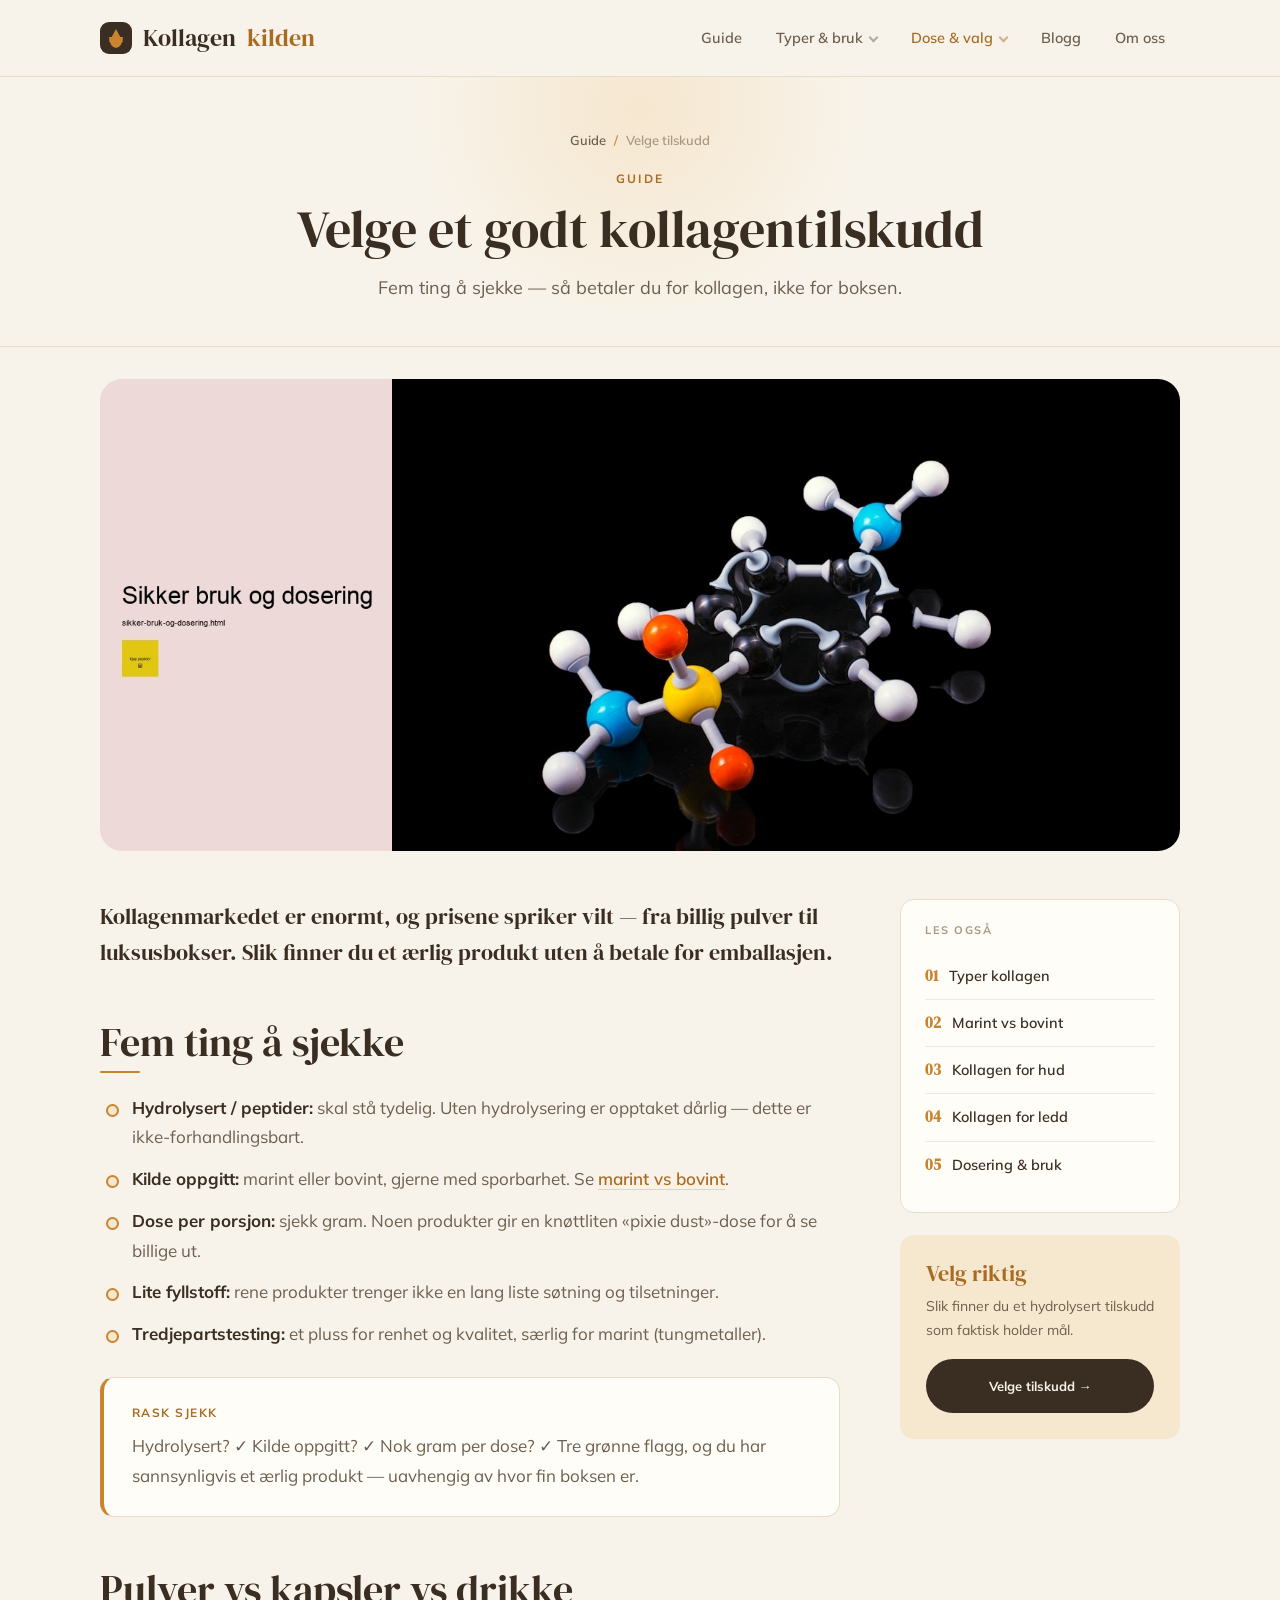
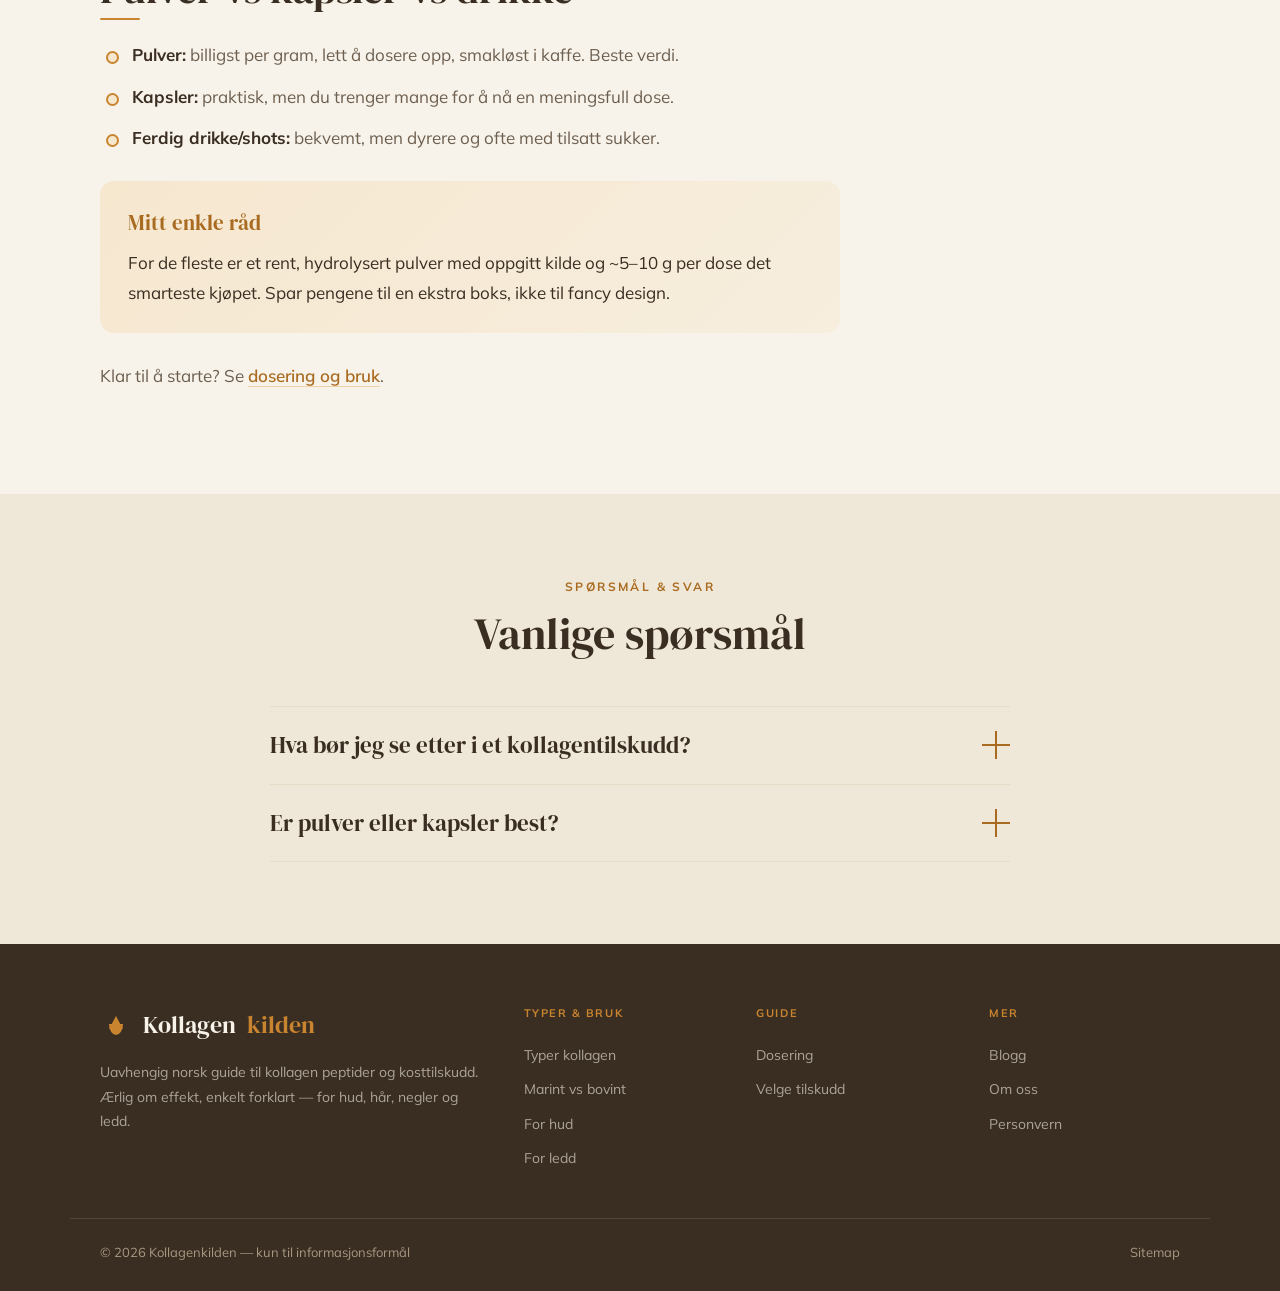
<file: velge-kollagentilskudd.html>
<!DOCTYPE html>
<html lang="no"><head>
<meta charset="utf-8"><meta name="viewport" content="width=device-width, initial-scale=1.0">
<title>Slik Velger Du et Godt Kollagentilskudd (2026)</title><meta name="title" content="Slik Velger Du et Godt Kollagentilskudd (2026)"><meta name="description" content="Slik velger du kollagentilskudd: sjekk hydrolysering, kilde, dose per porsjon, fyllstoff og testing. Pulver vs kapsler vs drikke sammenlignet.">
<meta name="robots" content="index, follow"><meta name="googlebot" content="index, follow, max-snippet:-1, max-image-preview:large, max-video-preview:-1">
<link rel="canonical" href="velge-kollagentilskudd.html">
<link rel="icon" type="image/svg+xml" href="favicon.svg">
<link rel="icon" type="image/png" sizes="32x32" href="favicon-32.png">
<link rel="apple-touch-icon" href="favicon.png">
<link rel="preconnect" href="https://fonts.googleapis.com"><link rel="preconnect" href="https://fonts.gstatic.com" crossorigin>
<link rel="stylesheet" href="https://fonts.googleapis.com/css2?family=DM+Serif+Display:ital@0;1&family=Mulish:wght@400;500;600;700;800&display=swap">
<style>
/* ============================================
   KOLLAGEN PEPTIDER — Site #6
   Warm wellness. Honey/amber + cream + warm brown,
   soft sage accent. DM Serif Display + Mulish.
   ============================================ */
:root{
  --cream:#f8f3ea;
  --cream-2:#efe7d7;
  --surface:#fffdf7;
  --ink:#3a2e22;
  --ink-2:#6d5f4f;
  --ink-3:#a89882;
  --line:#e6dcc8;
  --line-2:#f0e9da;
  --honey:#c9842f;
  --honey-dark:#a96b21;
  --honey-soft:#f6e7cf;
  --honey-soft-2:#eed3a8;
  --sage:#7d8a6a;
  --sage-soft:#e7ece0;
  --r-sm:6px;
  --r:14px;
  --r-lg:22px;
  --disp:'DM Serif Display',Georgia,serif;
  --body:'Mulish',-apple-system,sans-serif;
  --maxw:1140px;
}
*{box-sizing:border-box;margin:0;padding:0}
html{scroll-behavior:smooth;-webkit-text-size-adjust:100%}
body{background:var(--cream);color:var(--ink);font-family:var(--body);font-size:17px;line-height:1.75;font-weight:400;-webkit-font-smoothing:antialiased}
::selection{background:var(--honey);color:#fff}
a{color:var(--honey-dark);text-decoration:none}
a:hover{color:var(--ink)}
h1,h2,h3,h4{font-family:var(--disp);font-weight:400;line-height:1.12;color:var(--ink)}
img{max-width:100%;display:block}
.wrap{max-width:var(--maxw);margin:0 auto;padding:0 30px}
.eyebrow{font-family:var(--body);font-weight:700;font-size:12px;text-transform:uppercase;letter-spacing:.2em;color:var(--honey-dark)}
.rule{width:40px;height:2px;background:var(--honey);border-radius:2px;margin:16px 0}
.rule.c{margin:16px auto}

/* topbar */
.topbar{position:sticky;top:0;z-index:1000;background:rgba(248,243,234,.9);backdrop-filter:blur(10px);border-bottom:1px solid var(--line)}
.topbar-inner{max-width:var(--maxw);margin:0 auto;padding:0 30px;height:76px;display:flex;align-items:center;justify-content:space-between}
.brand{display:flex;align-items:center;gap:11px;font-family:var(--disp);font-size:24px;color:var(--ink)}
.brand .mk{width:32px;height:32px;border-radius:9px;background:var(--ink);position:relative;flex-shrink:0}
.brand .mk::before{content:'';position:absolute;left:50%;top:7px;transform:translateX(-50%);width:0;height:0;border-left:7px solid transparent;border-right:7px solid transparent;border-bottom:13px solid var(--honey)}
.brand .mk::after{content:'';position:absolute;left:50%;bottom:6px;transform:translateX(-50%);width:14px;height:11px;border-radius:0 0 50% 50%/0 0 100% 100%;background:var(--honey)}
.brand b{color:var(--honey-dark);font-weight:400}
.nav{display:flex;align-items:center;gap:4px;list-style:none}
.nav>li{position:relative}
.nav>li>a{display:block;padding:9px 15px;font-family:var(--body);font-weight:600;font-size:14.5px;color:var(--ink-2);border-radius:var(--r-sm);transition:all .15s}
.nav>li>a:hover{color:var(--honey-dark)}
.nav a.current{color:var(--honey-dark)}
.has-menu>a::after{content:'';display:inline-block;width:5px;height:5px;margin-left:7px;border-right:2px solid currentColor;border-bottom:2px solid currentColor;transform:translateY(-2px) rotate(45deg);opacity:.5}
.menu{position:absolute;top:calc(100% + 9px);left:0;min-width:255px;background:var(--surface);border:1px solid var(--line);border-radius:var(--r);padding:9px;opacity:0;visibility:hidden;transform:translateY(-6px);transition:all .16s;box-shadow:0 20px 46px -18px rgba(58,46,34,.3)}
.has-menu:hover .menu,.has-menu:focus-within .menu{opacity:1;visibility:visible;transform:translateY(0)}
.menu a{display:flex;gap:11px;padding:11px 13px;font-size:14.5px;color:var(--ink-2);border-radius:var(--r-sm)}
.menu a:hover{background:var(--honey-soft);color:var(--honey-dark)}
.menu a .n{font-family:var(--disp);font-size:15px;color:var(--honey)}
.btn{display:inline-flex;align-items:center;gap:9px;font-family:var(--body);font-weight:700;font-size:14.5px;padding:14px 28px;border:2px solid transparent;cursor:pointer;transition:all .18s;border-radius:999px}
.btn-solid{background:var(--honey);color:#fff}
.btn-solid:hover{background:var(--honey-dark);color:#fff}
.btn-ink{background:var(--ink);color:var(--cream)}
.btn-ink:hover{background:#4d3e2e;color:var(--cream)}
.btn-line{background:transparent;color:var(--ink);border-color:var(--ink)}
.btn-line:hover{background:var(--ink);color:var(--cream)}
.btn .arr{transition:transform .18s}.btn:hover .arr{transform:translateX(3px)}
.burger{display:none;width:44px;height:44px;border:1px solid var(--line);background:var(--surface);cursor:pointer;flex-direction:column;align-items:center;justify-content:center;gap:4px;border-radius:var(--r-sm)}
.burger span{width:18px;height:2px;background:var(--ink)}
.mnav{display:none}

/* hero */
.hero{position:relative;overflow:hidden;padding:78px 0 88px}
.hero::before{content:'';position:absolute;top:-15%;right:-10%;width:560px;height:560px;border-radius:50%;background:radial-gradient(circle,var(--honey-soft),transparent 62%);pointer-events:none}
.hero-grid{position:relative;max-width:var(--maxw);margin:0 auto;padding:0 30px;display:grid;grid-template-columns:1.05fr .95fr;gap:56px;align-items:center}
.hero .eyebrow{display:block;margin-bottom:20px}
.hero h1{font-size:clamp(42px,6vw,72px);line-height:1.02;letter-spacing:-0.01em}
.hero h1 em{font-style:italic;color:var(--honey-dark)}
.hero-lede{font-size:19px;line-height:1.7;color:var(--ink-2);max-width:33em;margin:22px 0 32px}
.hero-actions{display:flex;gap:14px;flex-wrap:wrap}
.hero-media{position:relative}
.hero-media .frame{border-radius:50% 50% 50% 50%/56% 56% 44% 44%;overflow:hidden;aspect-ratio:1/1;box-shadow:0 36px 70px -28px rgba(58,46,34,.4)}
.hero-media .frame img{width:100%;height:100%;object-fit:cover}
.hero-media .pill{position:absolute;background:var(--surface);border:1px solid var(--line);border-radius:999px;padding:11px 20px;display:flex;align-items:center;gap:9px;box-shadow:0 14px 34px -14px rgba(58,46,34,.3);font-weight:700;font-size:14px}
.hero-media .pill.one{top:18px;left:-10px}
.hero-media .pill.two{bottom:30px;right:-14px}
.hero-media .pill .d{width:9px;height:9px;border-radius:50%;background:var(--honey)}
.hero-media .pill.two .d{background:var(--sage)}

/* benefit strip */
.benefits{background:var(--ink);color:var(--cream)}
.benefits-inner{max-width:var(--maxw);margin:0 auto;padding:0 30px;display:grid;grid-template-columns:repeat(4,1fr)}
.benefits .b{padding:28px 22px;border-right:1px solid rgba(255,255,255,.1);text-align:center}
.benefits .b:last-child{border-right:0}
.benefits .ic{font-size:24px;margin-bottom:8px}
.benefits .t{font-family:var(--disp);font-size:19px;color:var(--honey-soft)}
.benefits .s{font-size:12.5px;color:rgba(248,243,234,.66);margin-top:4px}

/* pillar */
.pillar{padding:76px 0 88px}
.pillar-grid{max-width:var(--maxw);margin:0 auto;padding:0 30px;display:grid;grid-template-columns:230px 1fr;gap:58px;align-items:start}
.toc{position:sticky;top:98px}
.toc h4{font-family:var(--body);font-weight:700;font-size:11px;text-transform:uppercase;letter-spacing:.16em;color:var(--ink-3);margin-bottom:16px}
.toc ol{list-style:none;counter-reset:t}
.toc li{counter-increment:t;margin-bottom:3px}
.toc a{display:flex;gap:11px;padding:6px 0;font-size:13.5px;color:var(--ink-2);line-height:1.4;border:0}
.toc a::before{content:counter(t,decimal-leading-zero);font-family:var(--disp);font-size:13px;color:var(--honey);flex-shrink:0}
.toc a:hover{color:var(--honey-dark)}

.prose{max-width:740px}
.prose .lead{font-size:22px;line-height:1.6;color:var(--ink);margin-bottom:28px;font-family:var(--disp)}
.prose .lead em{font-style:italic;color:var(--honey-dark)}
.prose h2{font-size:clamp(28px,3.6vw,40px);margin:50px 0 6px}
.prose h2 + .rule{margin-top:6px;margin-bottom:20px}
.prose h3{font-size:24px;margin:30px 0 10px;color:var(--ink)}
.prose p{color:var(--ink-2);margin-bottom:18px;font-size:17px;line-height:1.8}
.prose a{color:var(--honey-dark);font-weight:600;border-bottom:1px solid var(--honey-soft-2)}
.prose a:hover{border-bottom-color:var(--honey-dark)}
.prose strong{color:var(--ink);font-weight:700}
.prose em{font-style:italic}
.prose ul,.prose ol{margin:0 0 22px;padding-left:2px;list-style:none}
.prose li{position:relative;padding-left:30px;margin-bottom:12px;color:var(--ink-2)}
.prose ul li::before{content:'';position:absolute;left:4px;top:11px;width:9px;height:9px;border-radius:50%;background:var(--honey-soft);border:2px solid var(--honey)}
.prose ol{counter-reset:li}.prose ol li{counter-increment:li}
.prose ol li::before{content:counter(li);position:absolute;left:0;top:1px;width:22px;height:22px;border-radius:50%;background:var(--honey-soft);color:var(--honey-dark);font-family:var(--disp);font-size:13px;display:flex;align-items:center;justify-content:center}

.note{background:var(--surface);border:1px solid var(--line);border-radius:var(--r);padding:24px 28px;margin:28px 0;border-left:4px solid var(--honey)}
.note .h{font-family:var(--body);font-weight:700;font-size:12px;text-transform:uppercase;letter-spacing:.12em;color:var(--honey-dark);margin-bottom:8px}
.note p{margin:0;color:var(--ink-2)}
.note.sage{border-left-color:var(--sage)}
.note.sage .h{color:var(--sage)}
.tip{background:linear-gradient(135deg,var(--honey-soft),#f7eede);border-radius:var(--r);padding:24px 28px;margin:28px 0}
.tip .h{font-family:var(--disp);font-size:21px;color:var(--honey-dark);margin-bottom:6px}
.tip p{margin:0;color:var(--ink)}

.figure{margin:32px 0}.figure img{border-radius:var(--r);width:100%}
.figure figcaption{margin-top:11px;font-family:var(--disp);font-size:16px;color:var(--ink-3);text-align:center}

.tablewrap{overflow-x:auto;margin:28px 0;border:1px solid var(--line);border-radius:var(--r)}
.ctable{width:100%;border-collapse:collapse;font-size:15px}
.ctable thead th{background:var(--ink);color:var(--cream);font-family:var(--body);font-weight:700;font-size:12px;text-transform:uppercase;letter-spacing:.06em;text-align:left;padding:13px 16px}
.ctable tbody td{padding:13px 16px;border-bottom:1px solid var(--line-2);color:var(--ink-2);vertical-align:top}
.ctable tbody tr:last-child td{border-bottom:0}
.ctable tbody tr:nth-child(even){background:var(--cream)}
.ctable .it{font-family:var(--disp);font-size:17px;color:var(--ink)}

/* cards */
.cards{display:grid;grid-template-columns:repeat(3,1fr);gap:24px}
.card{background:var(--surface);border:1px solid var(--line);border-radius:var(--r);overflow:hidden;display:flex;flex-direction:column;transition:all .25s}
.card:hover{transform:translateY(-5px);box-shadow:0 28px 56px -26px rgba(58,46,34,.34)}
.card .ph{aspect-ratio:16/11;overflow:hidden}.card .ph img{width:100%;height:100%;object-fit:cover;transition:transform .6s}.card:hover .ph img{transform:scale(1.06)}
.card .bd{padding:24px;display:flex;flex-direction:column;flex:1}
.card .kick{font-family:var(--body);font-weight:700;font-size:11px;text-transform:uppercase;letter-spacing:.14em;color:var(--honey-dark);margin-bottom:10px}
.card h3{font-size:23px;margin-bottom:8px;line-height:1.15}.card h3 a{color:var(--ink);border:0}.card h3 a:hover{color:var(--honey-dark)}
.card p{font-size:14.5px;color:var(--ink-2);margin-bottom:15px;flex:1}
.card .go{font-family:var(--body);font-weight:700;font-size:12.5px;text-transform:uppercase;letter-spacing:.08em;color:var(--honey-dark)}
.sec-head{max-width:640px;margin:0 auto 48px;text-align:center}
.sec-head .eyebrow{display:block;margin-bottom:12px}
.sec-head h2{font-size:clamp(30px,4vw,44px)}
.sec-head p{margin-top:12px;color:var(--ink-2);font-size:18px}

/* faq */
.faq{padding:82px 0;background:var(--cream-2)}
.faq-wrap{max-width:800px;margin:0 auto;padding:0 30px}
.faq-list{margin-top:40px}
.faq-item{border-bottom:1px solid var(--line)}
.faq-item:first-child{border-top:1px solid var(--line)}
.faq-q{width:100%;background:none;border:0;text-align:left;cursor:pointer;padding:24px 0;display:flex;align-items:center;gap:20px;font-family:var(--disp);font-size:23px;color:var(--ink)}
.faq-q .q{flex:1;line-height:1.25}
.faq-q .pm{width:28px;height:28px;flex-shrink:0;position:relative}
.faq-q .pm::before,.faq-q .pm::after{content:'';position:absolute;background:var(--honey-dark);transition:transform .25s}
.faq-q .pm::before{left:0;right:0;top:13px;height:2px}
.faq-q .pm::after{top:0;bottom:0;left:13px;width:2px}
.faq-item.open .pm::after{transform:scaleY(0)}
.faq-a{max-height:0;overflow:hidden;transition:max-height .3s ease}
.faq-item.open .faq-a{max-height:420px}
.faq-a-in{padding:0 48px 26px 0;color:var(--ink-2);font-size:16px;line-height:1.8}

/* cta */
.cta{padding:44px 0 92px}
.cta-inner{max-width:var(--maxw);margin:0 auto;padding:60px 48px;background:var(--ink);border-radius:var(--r-lg);text-align:center;color:var(--cream);position:relative;overflow:hidden}
.cta-inner::before{content:'';position:absolute;top:-30%;left:50%;transform:translateX(-50%);width:480px;height:480px;border-radius:50%;background:radial-gradient(circle,rgba(201,132,47,.4),transparent 60%)}
.cta-inner h2{position:relative;color:var(--cream);font-size:clamp(30px,3.8vw,46px);margin-bottom:12px}
.cta-inner p{position:relative;color:rgba(248,243,234,.76);font-size:18px;max-width:30em;margin:0 auto 28px}
.cta-inner .btn{position:relative;background:var(--honey);color:#fff}
.cta-inner .btn:hover{background:var(--cream);color:var(--ink)}

/* footer */
footer{background:var(--ink);color:rgba(248,243,234,.6);padding:60px 0 28px}
.foot-grid{max-width:var(--maxw);margin:0 auto;padding:0 30px;display:grid;grid-template-columns:2fr 1fr 1fr 1fr;gap:42px}
.foot-brand .brand{color:var(--cream);margin-bottom:14px}.foot-brand .brand b{color:var(--honey)}
.foot-brand p{font-size:14px;max-width:30em}
.foot-col h5{font-family:var(--body);font-weight:700;font-size:11px;text-transform:uppercase;letter-spacing:.14em;color:var(--honey);margin-bottom:14px}
.foot-col a{display:block;color:rgba(248,243,234,.6);font-size:14px;padding:5px 0}
.foot-col a:hover{color:var(--cream)}
.foot-bottom{max-width:var(--maxw);margin:42px auto 0;padding:22px 30px 0;border-top:1px solid rgba(248,243,234,.12);display:flex;justify-content:space-between;gap:16px;flex-wrap:wrap;font-size:13px;color:var(--ink-3)}
.foot-bottom a{color:var(--ink-3)}.foot-bottom a:hover{color:var(--honey)}

/* interior */
.pagehead{padding:52px 0 42px;text-align:center;position:relative;overflow:hidden;border-bottom:1px solid var(--line)}
.pagehead::before{content:'';position:absolute;top:-170px;left:50%;transform:translateX(-50%);width:620px;height:400px;border-radius:50%;background:radial-gradient(circle,var(--honey-soft),transparent 62%);pointer-events:none}
.crumbs{position:relative;font-size:13px;color:var(--ink-3);margin-bottom:16px;font-weight:600}
.crumbs a{color:var(--ink-2)}.crumbs .sep{margin:0 8px;color:var(--honey)}
.pagehead .eyebrow{position:relative;display:block;margin-bottom:13px}
.pagehead h1{position:relative;font-size:clamp(32px,4.6vw,52px);max-width:16em;margin:0 auto;line-height:1.05}
.pagehead h1 em{font-style:italic;color:var(--honey-dark)}
.pagehead .sub{position:relative;margin-top:16px;font-size:18px;color:var(--ink-2);max-width:38em;margin-left:auto;margin-right:auto}
.doc-hero{max-width:var(--maxw);margin:32px auto 0;padding:0 30px}
.doc-hero img{width:100%;border-radius:var(--r-lg);aspect-ratio:16/7;object-fit:cover}
.doc{padding:48px 0 84px}
.doc-grid{max-width:var(--maxw);margin:0 auto;padding:0 30px;display:grid;grid-template-columns:1fr 280px;gap:56px;align-items:start}
.side{position:sticky;top:98px;display:flex;flex-direction:column;gap:22px}
.side-card{background:var(--surface);border:1px solid var(--line);border-radius:var(--r);padding:24px}
.side-card h4{font-family:var(--body);font-weight:700;font-size:11px;text-transform:uppercase;letter-spacing:.14em;color:var(--ink-3);margin-bottom:16px}
.side-list{list-style:none}
.side-list a{display:flex;gap:11px;padding:10px 0;font-size:14.5px;color:var(--ink);border:0;border-top:1px solid var(--line-2);font-weight:600}
.side-list li:first-child a{border-top:0}.side-list a:hover{color:var(--honey-dark)}
.side-list a .n{font-family:var(--disp);font-size:15px;color:var(--honey);flex-shrink:0}
.side-cta{background:var(--honey-soft);border-radius:var(--r);padding:26px}
.side-cta h4{font-family:var(--disp);font-size:22px;color:var(--honey-dark);margin-bottom:8px}
.side-cta p{font-size:14px;color:var(--ink-2);margin-bottom:16px}
.side-cta .btn{width:100%;justify-content:center;font-size:13px;background:var(--ink);color:var(--cream)}

@media(max-width:980px){
  .hero-grid,.pillar-grid,.doc-grid{grid-template-columns:1fr;gap:42px}
  .hero-media{max-width:380px;margin:0 auto}
  .toc,.side{position:static}.toc{display:none}
  .cards{grid-template-columns:1fr 1fr}
  .benefits-inner{grid-template-columns:1fr 1fr}
  .benefits .b:nth-child(2){border-right:0}
}
@media(max-width:760px){
  .nav{display:none}.burger{display:flex}
  .cards{grid-template-columns:1fr}
  .benefits-inner{grid-template-columns:1fr}
  .benefits .b{border-right:0;border-bottom:1px solid rgba(255,255,255,.1)}
  .foot-grid{grid-template-columns:1fr 1fr}
  .cta-inner{padding:44px 26px}
  .hero-media .pill{display:none}
  .faq-a-in{padding-right:0}
  .mnav{position:fixed;inset:0;background:var(--cream);z-index:2000;padding:82px 30px 32px;overflow-y:auto;display:none}
  .mnav.open{display:block}
  .mnav a{display:block;font-family:var(--disp);font-size:25px;padding:14px 0;border-bottom:1px solid var(--line);color:var(--ink)}
  .mnav-x{position:absolute;top:20px;right:26px;width:44px;height:44px;border:1px solid var(--ink);background:transparent;font-size:22px;cursor:pointer;color:var(--ink);border-radius:var(--r-sm)}
}

</style>
</head><body>
<header class="topbar"><div class="topbar-inner">
<a href="index.html" class="brand"><span class="mk"></span>Kollagen<b>kilden</b></a>
<nav><ul class="nav">
<li><a href="index.html">Guide</a></li>
<li class="has-menu"><a href="index.html#typer">Typer &amp; bruk</a><div class="menu"><a href="typer-kollagen.html"><span class="n">·</span> Typer kollagen (I, II, III)</a>
<a href="marint-vs-bovint.html"><span class="n">·</span> Marint vs bovint</a>
<a href="kollagen-hud.html"><span class="n">·</span> Kollagen for hud</a>
<a href="kollagen-ledd.html"><span class="n">·</span> Kollagen for ledd</a>
</div></li>
<li class="has-menu"><a href="dosering-kollagen.html" class="current">Dose &amp; valg</a><div class="menu"><a href="dosering-kollagen.html"><span class="n">·</span> Dosering &amp; bruk</a>
<a href="velge-kollagentilskudd.html"><span class="n">·</span> Velge tilskudd</a>
</div></li>
<li><a href="blogg.html">Blogg</a></li>
<li><a href="om-oss.html">Om oss</a></li>
</ul></nav>
<button class="burger" onclick="toggleNav()" aria-label="Meny"><span></span><span></span><span></span></button>
</div></header>
<div class="mnav" id="mnav"><button class="mnav-x" onclick="toggleNav()">✕</button>
<a href="index.html">Guide</a><a href="typer-kollagen.html">Typer kollagen</a><a href="marint-vs-bovint.html">Marint vs bovint</a><a href="kollagen-hud.html">Kollagen for hud</a><a href="kollagen-ledd.html">Kollagen for ledd</a><a href="dosering-kollagen.html">Dosering</a><a href="velge-kollagentilskudd.html">Velge tilskudd</a><a href="blogg.html">Blogg</a><a href="om-oss.html">Om oss</a></div>
<div class="pagehead"><div class="wrap"><div class="crumbs"><a href="index.html">Guide</a><span class="sep">/</span><span>Velge tilskudd</span></div>
<span class="eyebrow">Guide</span><h1>Velge et godt kollagentilskudd</h1><p class="sub">Fem ting å sjekke — så betaler du for kollagen, ikke for boksen.</p></div></div>
<div class="doc-hero"><img src="img/sikker-bruk-og-doser.jpg" alt="Velge et godt kollagentilskudd" loading="lazy"></div>
<div class="doc"><div class="doc-grid">
<article class="prose">
<p class="lead">Kollagenmarkedet er enormt, og prisene spriker vilt — fra billig pulver til luksusbokser. Slik finner du et ærlig produkt uten å betale for emballasjen.</p>
<h2>Fem ting å sjekke</h2><div class="rule"></div>
<ul>
<li><strong>Hydrolysert / peptider:</strong> skal stå tydelig. Uten hydrolysering er opptaket dårlig — dette er ikke-forhandlingsbart.</li>
<li><strong>Kilde oppgitt:</strong> marint eller bovint, gjerne med sporbarhet. Se <a href="marint-vs-bovint.html">marint vs bovint</a>.</li>
<li><strong>Dose per porsjon:</strong> sjekk gram. Noen produkter gir en knøttliten «pixie dust»-dose for å se billige ut.</li>
<li><strong>Lite fyllstoff:</strong> rene produkter trenger ikke en lang liste søtning og tilsetninger.</li>
<li><strong>Tredjepartstesting:</strong> et pluss for renhet og kvalitet, særlig for marint (tungmetaller).</li>
</ul>
<div class="note"><div class="h">Rask sjekk</div><p>Hydrolysert? ✓ Kilde oppgitt? ✓ Nok gram per dose? ✓ Tre grønne flagg, og du har sannsynligvis et ærlig produkt — uavhengig av hvor fin boksen er.</p></div>
<h2>Pulver vs kapsler vs drikke</h2><div class="rule"></div>
<ul>
<li><strong>Pulver:</strong> billigst per gram, lett å dosere opp, smakløst i kaffe. Beste verdi.</li>
<li><strong>Kapsler:</strong> praktisk, men du trenger mange for å nå en meningsfull dose.</li>
<li><strong>Ferdig drikke/shots:</strong> bekvemt, men dyrere og ofte med tilsatt sukker.</li>
</ul>
<div class="tip"><div class="h">Mitt enkle råd</div><p>For de fleste er et rent, hydrolysert pulver med oppgitt kilde og ~5–10 g per dose det smarteste kjøpet. Spar pengene til en ekstra boks, ikke til fancy design.</p></div>
<p>Klar til å starte? Se <a href="dosering-kollagen.html">dosering og bruk</a>.</p>
</article>
<aside class="side"><div class="side-card"><h4>Les også</h4><ul class="side-list"><li><a href="typer-kollagen.html"><span class="n">01</span> Typer kollagen</a></li>
<li><a href="marint-vs-bovint.html"><span class="n">02</span> Marint vs bovint</a></li>
<li><a href="kollagen-hud.html"><span class="n">03</span> Kollagen for hud</a></li>
<li><a href="kollagen-ledd.html"><span class="n">04</span> Kollagen for ledd</a></li>
<li><a href="dosering-kollagen.html"><span class="n">05</span> Dosering & bruk</a></li>
</ul></div>
<div class="side-cta"><h4>Velg riktig</h4><p>Slik finner du et hydrolysert tilskudd som faktisk holder mål.</p><a href="velge-kollagentilskudd.html" class="btn">Velge tilskudd →</a></div></aside>
</div></div>
<section class="faq"><div class="faq-wrap"><div class="sec-head"><span class="eyebrow">Spørsmål &amp; svar</span><h2>Vanlige spørsmål</h2></div>
<div class="faq-list"><div class="faq-item"><button class="faq-q"><span class="q">Hva bør jeg se etter i et kollagentilskudd?</span><span class="pm"></span></button><div class="faq-a"><div class="faq-a-in">At det er hydrolysert (peptider), at kilden er oppgitt, at dosen per porsjon er meningsfull (flere gram), lite fyllstoff, og gjerne tredjepartstesting.</div></div></div>
<div class="faq-item"><button class="faq-q"><span class="q">Er pulver eller kapsler best?</span><span class="pm"></span></button><div class="faq-a"><div class="faq-a-in">Pulver gir best verdi og er lett å dosere i kaffe eller smoothie. Kapsler er praktiske, men krever mange for en full dose. Drikkeshots er dyrere.</div></div></div>
</div></div></section>
<footer><div class="foot-grid">
<div class="foot-brand"><a href="index.html" class="brand"><span class="mk"></span>Kollagen<b>kilden</b></a><p>Uavhengig norsk guide til kollagen peptider og kosttilskudd. Ærlig om effekt, enkelt forklart — for hud, hår, negler og ledd.</p></div>
<div class="foot-col"><h5>Typer &amp; bruk</h5><a href="typer-kollagen.html">Typer kollagen</a><a href="marint-vs-bovint.html">Marint vs bovint</a><a href="kollagen-hud.html">For hud</a><a href="kollagen-ledd.html">For ledd</a></div>
<div class="foot-col"><h5>Guide</h5><a href="dosering-kollagen.html">Dosering</a><a href="velge-kollagentilskudd.html">Velge tilskudd</a></div>
<div class="foot-col"><h5>Mer</h5><a href="blogg.html">Blogg</a><a href="om-oss.html">Om oss</a><a href="personvern.html">Personvern</a></div>
</div><div class="foot-bottom"><span>© 2026 Kollagenkilden — kun til informasjonsformål</span><a href="sitemap.html">Sitemap</a></div></footer>
<script>
function toggleNav(){var n=document.getElementById('mnav');n.classList.toggle('open');document.body.style.overflow=n.classList.contains('open')?'hidden':'';}
document.querySelectorAll('.faq-q').forEach(function(b){b.addEventListener('click',function(){var it=this.closest('.faq-item');var o=it.classList.contains('open');document.querySelectorAll('.faq-item').forEach(function(i){i.classList.remove('open');});if(!o)it.classList.add('open');});});
</script>
</body></html>
</file>
